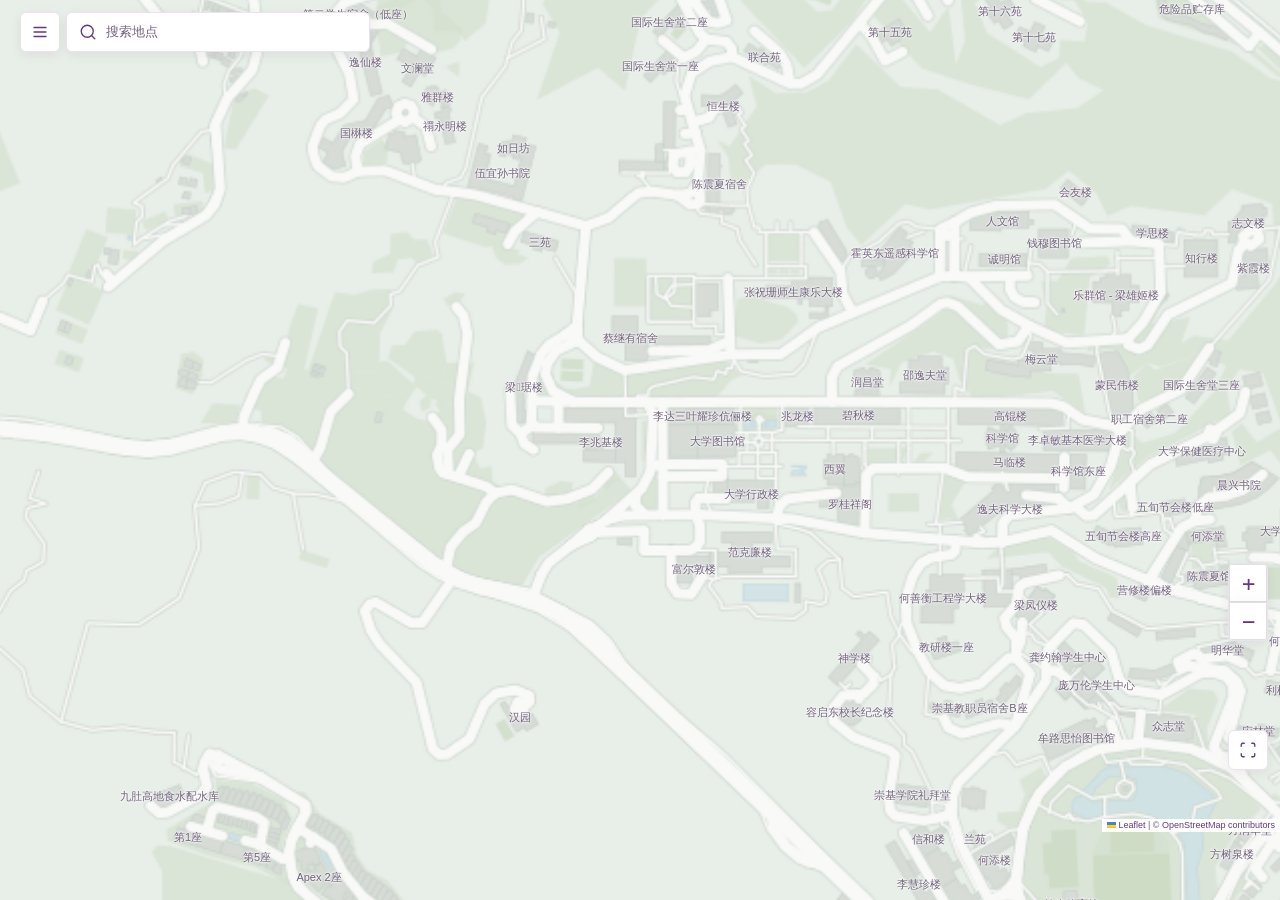
<file: index.html>
<!doctype html>
<html lang="zh-CN">
<head>
  <meta charset="utf-8">
  <meta name="google-site-verification" content="4c6yk7IgAnB-_g0_I4G_Jh8gCQUg7gtIlPhs082Ydo4">
  <meta name="msvalidate.01" content="417E4537F5B4B9FC3BFDEF3D7651EA5C">
  <meta name="viewport" content="width=device-width, initial-scale=1">
  <script src="assets/vendor/opencc-full.js?v=95b04abf136d9c28"></script>
  <script src="assets/i18n.js?v=62de4bab8bb090f6"></script>
  <script src="assets/place-names.js?v=437a23c1c039b0df"></script>
  <script src="assets/content-i18n.js?v=70854cf335fae8ee"></script>
  <script src="assets/map-i18n.js?v=170f83c6d2e83e93"></script>
  <link rel="stylesheet" href="assets/i18n.css?v=4cece3170833afe0">
  <title>CUHK 校园指南｜香港中文大学校巴、餐厅与校园地图</title>
  <meta name="description" content="独立维护的香港中文大学（CUHK）校园指南，提供中大校巴线路与预计到站时间、餐厅营业时间、设施地点搜索及校巴总线路图。非校方官方服务，运营安排以学校最新公告为准。">
  <meta name="robots" content="index, follow, max-image-preview:large">
  <meta name="theme-color" content="#613982">
  <link rel="canonical" href="https://cuhk-campus-guide.github.io/">
  <link rel="alternate" hreflang="zh-Hans" href="https://cuhk-campus-guide.github.io/">
  <link rel="alternate" hreflang="zh-Hant" href="https://cuhk-campus-guide.github.io/?lang=zh-Hant">
  <link rel="alternate" hreflang="en" href="https://cuhk-campus-guide.github.io/?lang=en">
  <link rel="icon" href="assets/favicon.svg" type="image/svg+xml">
  <meta property="og:type" content="website">
  <meta property="og:site_name" content="CUHK 校园指南">
  <meta property="og:locale" content="zh_CN">
  <meta property="og:title" content="CUHK 校园指南｜中大校巴与校园地图">
  <meta property="og:description" content="校巴线路、预计到站、餐厅营业时间与校园设施查询。独立维护，非校方官方服务。">
  <meta property="og:url" content="https://cuhk-campus-guide.github.io/">
  <meta property="og:image" content="https://cuhk-campus-guide.github.io/assets/site-preview.jpg">
  <meta property="og:image:type" content="image/jpeg">
  <meta property="og:image:width" content="1200">
  <meta property="og:image:height" content="630">
  <meta property="og:image:alt" content="CUHK 校园指南的紫金色校园地图与校巴位置示意">
  <meta name="twitter:card" content="summary_large_image">
  <meta name="twitter:title" content="CUHK 校园指南｜中大校巴与校园地图">
  <meta name="twitter:description" content="校巴线路、预计到站、餐厅营业时间与校园设施查询。非校方官方服务。">
  <meta name="twitter:image" content="https://cuhk-campus-guide.github.io/assets/site-preview.jpg">
  <meta name="twitter:image:alt" content="CUHK 校园指南的校园地图画面">
  <script type="application/ld+json">
  {
    "@context": "https://schema.org",
    "@graph": [
      {
        "@type": "WebSite",
        "@id": "https://cuhk-campus-guide.github.io/#website",
        "url": "https://cuhk-campus-guide.github.io/",
        "name": "CUHK 校园指南",
        "alternateName": ["中大校园指南", "香港中文大學校園指南", "CUHK Campus Guide"],
        "description": "独立维护的中大校巴、餐厅与校园设施地图，非校方官方服务。",
        "inLanguage": "zh-CN",
        "publisher": {
          "@type": "Organization",
          "name": "CUHK Campus Guide 独立项目",
          "url": "https://cuhk-campus-guide.github.io/",
          "sameAs": "https://github.com/cuhk-campus-guide"
        }
      },
      {
        "@type": "WebPage",
        "@id": "https://cuhk-campus-guide.github.io/#webpage",
        "url": "https://cuhk-campus-guide.github.io/",
        "name": "CUHK 校园指南｜香港中文大学校巴、餐厅与校园地图",
        "isPartOf": {"@id": "https://cuhk-campus-guide.github.io/#website"},
        "about": {"@type": "Place", "name": "香港中文大学 The Chinese University of Hong Kong"},
        "primaryImageOfPage": {"@type": "ImageObject", "url": "https://cuhk-campus-guide.github.io/assets/site-preview.jpg", "width": 1200, "height": 630}
      }
    ]
  }
  </script>
  <link rel="stylesheet" href="demos/ui-modes/assets/leaflet.css?v=a783710282418482">
  <link rel="stylesheet" href="assets/campus_guide.css?v=37fe3a820870f04d">
  <style>
    :root {
      --ink: #14211d;
      --muted: #61736d;
      --panel: rgba(255, 255, 255, 0.94);
      --line: rgba(22, 37, 32, 0.14);
      --road: #d08148;
      --main-road: #b94d3e;
      --restaurant: #b35a2a;
      --fast-food: #c58a1b;
      --coffee: #8c5a35;
      --tea: #1f9ca3;
      --park: #7aa665;
      --water: #4d9fb5;
      font-family: Inter, "Segoe UI", "Microsoft YaHei", system-ui, sans-serif;
    }

    * { box-sizing: border-box; }

    body {
      margin: 0;
      color: var(--ink);
      background: #edf1ed;
      overflow: hidden;
    }

    #map {
      position: fixed;
      inset: 0;
      background: #e8eee8;
    }

    .panel {
      display: none;
      position: fixed;
      z-index: 520;
      right: 16px;
      bottom: 16px;
      width: min(340px, calc(100vw - 32px));
      padding: 16px;
      border: 1px solid var(--line);
      border-radius: 8px;
      background: var(--panel);
      box-shadow: 0 18px 40px rgba(24, 36, 31, 0.14);
      backdrop-filter: blur(14px);
    }

    .panel strong {
      display: block;
      margin-bottom: 8px;
      font-size: 15px;
    }

    .row {
      display: grid;
      grid-template-columns: 96px 1fr;
      gap: 12px;
      margin: 4px 0;
      color: var(--muted);
      font-size: 13px;
    }

    .row span:last-child {
      color: var(--ink);
      overflow-wrap: anywhere;
    }

    .bus-route-dock {
      position: fixed;
      z-index: 900;
      left: 50%;
      right: auto;
      bottom: calc(12px + env(safe-area-inset-bottom));
      transform: translateX(-50%);
      width: min(720px, calc(100vw - 24px));
      height: 44px;
      display: flex;
      align-items: center;
      gap: 7px;
      padding: 6px 10px;
      border: 1px solid var(--line);
      border-radius: 8px;
      background: rgba(255, 255, 255, 0.92);
      box-shadow: 0 12px 28px rgba(24, 36, 31, 0.16);
      backdrop-filter: blur(12px);
      overflow-x: auto;
      overflow-y: hidden;
      scrollbar-width: none;
      -webkit-overflow-scrolling: touch;
    }

    .bus-route-dock::-webkit-scrollbar {
      display: none;
    }

    .bus-route-chip {
      flex: 0 0 auto;
      display: inline-flex;
      align-items: center;
      justify-content: center;
      gap: 5px;
      height: 30px;
      min-width: 42px;
      padding: 0 9px;
      border: 1px solid rgba(20, 33, 29, 0.16);
      border-radius: 999px;
      background: #fff;
      color: var(--route-color);
      box-shadow: 0 2px 8px rgba(24, 36, 31, 0.1);
      font: inherit;
      font-size: 12px;
      font-weight: 850;
      line-height: 1;
      cursor: pointer;
      white-space: nowrap;
    }

    .bus-route-chip.is-active {
      border-color: var(--route-color);
      background: var(--route-color);
      color: #fff;
      box-shadow: 0 4px 12px rgba(24, 36, 31, 0.18);
    }

    .bus-route-chip-mark {
      width: 14px;
      height: 0;
      border-top: 4px solid currentColor;
      border-radius: 999px;
    }

    .view-mode-dock {
      position: fixed;
      z-index: 910;
      top: calc(14px + env(safe-area-inset-top));
      left: 50%;
      display: flex;
      gap: 4px;
      width: 126px;
      height: 34px;
      padding: 3px;
      border: 1px solid var(--line);
      border-radius: 8px;
      background: rgba(255, 255, 255, 0.94);
      box-shadow: 0 12px 28px rgba(24, 36, 31, 0.14);
      backdrop-filter: blur(12px);
      transform: translateX(-50%);
    }

    .view-mode-button {
      flex: 1;
      min-width: 0;
      border: 0;
      border-radius: 6px;
      background: transparent;
      color: #5B2C84;
      font: inherit;
      font-size: 12px;
      font-weight: 850;
      cursor: pointer;
    }

    .view-mode-button.is-active {
      background: #5B2C84;
      color: #fff;
    }

    .metro-panel {
      position: fixed;
      z-index: 820;
      inset: 0;
      padding: calc(14px + env(safe-area-inset-top)) 16px calc(56px + env(safe-area-inset-bottom));
      background: #EAD8F7;
      overflow: auto;
    }

    .metro-panel[hidden] {
      display: none;
    }

    body.is-metro-mode .bus-route-dock,
    body.is-metro-mode .leaflet-control-container,
    body.is-metro-mode .route-message-panel {
      display: none !important;
    }

    .metro-list {
      display: grid;
      gap: 10px;
      width: min(720px, 100%);
      margin: 0 auto;
    }

    .metro-card {
      position: relative;
      border: 1px solid rgba(91, 44, 132, 0.12);
      border-radius: 8px;
      background: rgba(255, 255, 255, 0.96);
      box-shadow: 0 8px 20px rgba(91, 44, 132, 0.10);
      overflow: hidden;
    }

    .metro-card.is-expanded {
      border-color: rgba(91, 44, 132, 0.24);
      box-shadow: 0 12px 30px rgba(91, 44, 132, 0.16);
    }

    .metro-main {
      position: relative;
      display: grid;
      grid-template-columns: 42px 1fr auto;
      align-items: center;
      gap: 12px;
      min-height: 62px;
      padding: 10px 14px 10px 18px;
      cursor: pointer;
    }

    .metro-rail {
      position: absolute;
      top: 0;
      bottom: 0;
      left: 0;
      width: 5px;
      background: var(--route-color);
    }

    .metro-badge {
      display: grid;
      place-items: center;
      width: 38px;
      height: 38px;
      border-radius: 999px;
      background: var(--route-color);
      color: var(--route-text, #fff);
      font-size: 13px;
      font-weight: 900;
      line-height: 1;
    }

    .metro-copy {
      min-width: 0;
    }

    .metro-route {
      color: #5B2C84;
      font-size: 12px;
      font-weight: 850;
      line-height: 1.25;
      overflow: hidden;
      text-overflow: ellipsis;
      white-space: nowrap;
    }

    .metro-next {
      margin-top: 3px;
      color: #241331;
      font-size: 16px;
      font-weight: 850;
      line-height: 1.25;
      overflow: hidden;
      text-overflow: ellipsis;
      white-space: nowrap;
    }

    .metro-eta {
      color: #241331;
      font-size: 14px;
      font-weight: 900;
      line-height: 1.2;
      text-align: right;
      white-space: nowrap;
    }

    .lcd-panel {
      margin: 0 12px 12px 18px;
      padding: 12px;
      border-radius: 8px;
      background: #20142D;
      color: #F3EAF9;
    }

    .lcd-scroll {
      overflow-x: auto;
      overflow-y: hidden;
      scrollbar-width: none;
      -webkit-overflow-scrolling: touch;
    }

    .lcd-scroll::-webkit-scrollbar {
      display: none;
    }

    .lcd-track {
      display: inline-flex;
      align-items: flex-start;
      min-width: 100%;
      padding: 30px 4px 2px;
    }

    .lcd-stop {
      position: relative;
      z-index: 1;
      flex: 0 0 94px;
      min-height: 50px;
      padding-top: 22px;
      text-align: center;
    }

    .lcd-stop.has-bus {
      z-index: 5;
    }

    .lcd-segment {
      position: absolute;
      z-index: 0;
      top: 0;
      left: 50%;
      width: 100%;
      height: 6px;
      border-radius: 999px;
      background: var(--route-color);
      transform: translateY(-50%);
    }

    .lcd-segment::before,
    .lcd-segment::after {
      content: "";
      position: absolute;
      top: 0;
      bottom: 0;
      border-radius: inherit;
    }

    .lcd-stop.is-terminal .lcd-segment {
      display: none;
    }

    .lcd-segment.is-passed {
      background: rgba(255, 255, 255, 0.22);
    }

    .lcd-segment.is-next {
      background: rgba(255, 255, 255, 0.34);
    }

    .lcd-segment.is-upcoming {
      background: #E0B33C;
      box-shadow: 0 0 9px rgba(224, 179, 60, 0.42);
    }

    .lcd-segment.has-bus {
      background: rgba(255, 255, 255, 0.24);
    }

    .lcd-segment.has-bus::before {
      left: var(--bus-progress, 52%);
      right: 0;
      background: #E0B33C;
      box-shadow: 0 0 10px rgba(224, 179, 60, 0.54);
      transition: left 950ms linear;
    }

    .lcd-bus-model {
      position: absolute;
      z-index: 4;
      top: 0;
      left: var(--bus-left, 102%);
      width: 28px;
      height: 16px;
      border: 2px solid #E0B33C;
      border-radius: 5px 7px 5px 5px;
      background: #5B2C84;
      box-shadow: 0 0 14px rgba(224, 179, 60, 0.56);
      transform: translate(-50%, -50%);
      transition: left 950ms linear;
    }

    .lcd-stop.is-first .lcd-bus-model {
      left: var(--bus-left, 50%);
    }

    .lcd-bus-model::before {
      content: "";
      position: absolute;
      top: 3px;
      left: 5px;
      right: 5px;
      height: 5px;
      border-radius: 2px;
      background: rgba(255, 255, 255, 0.86);
    }

    .lcd-bus-model::after {
      content: "";
      position: absolute;
      left: 5px;
      right: 5px;
      bottom: -5px;
      height: 5px;
      background:
        radial-gradient(circle, #E0B33C 0 3px, transparent 3.2px) left center / 7px 5px no-repeat,
        radial-gradient(circle, #E0B33C 0 3px, transparent 3.2px) right center / 7px 5px no-repeat;
    }

    .lcd-dot {
      position: absolute;
      z-index: 1;
      top: 0;
      left: 50%;
      width: 16px;
      height: 16px;
      border: 3px solid var(--route-color);
      border-radius: 999px;
      background: #20142D;
      transform: translate(-50%, -50%);
    }

    .lcd-stop.is-passed .lcd-dot {
      border-color: rgba(255, 255, 255, 0.34);
      background: rgba(255, 255, 255, 0.34);
    }

    .lcd-stop.is-next .lcd-dot {
      width: 22px;
      height: 22px;
      border-color: #E0B33C;
      background: #E0B33C;
      box-shadow: 0 0 16px rgba(224, 179, 60, 0.76);
      animation: none;
    }

    .lcd-stop.is-upcoming .lcd-dot {
      border-color: #E0B33C;
      background: #E0B33C;
      box-shadow: 0 0 10px rgba(224, 179, 60, 0.45);
    }

    .lcd-name {
      color: rgba(243, 234, 249, 0.7);
      font-size: 11px;
      font-weight: 750;
      line-height: 1.2;
      white-space: normal;
    }

    .lcd-stop.is-next .lcd-name {
      color: #fff;
      font-weight: 900;
    }

    @keyframes lcdPulse {
      0%, 100% { opacity: 1; transform: translate(-50%, -50%) scale(1); }
      50% { opacity: 0.36; transform: translate(-50%, -50%) scale(1.24); }
    }

    .route-message-panel {
      position: fixed;
      z-index: 890;
      left: 16px;
      bottom: calc(72px + env(safe-area-inset-bottom));
      width: min(360px, calc(100vw - 32px));
      padding: 12px;
      border: 1px solid var(--line);
      border-radius: 8px;
      background: rgba(255, 255, 255, 0.94);
      box-shadow: 0 14px 34px rgba(24, 36, 31, 0.14);
      backdrop-filter: blur(12px);
      font-size: 12px;
    }

    .route-message-panel[hidden] {
      display: none;
    }

    .route-message-panel strong {
      display: block;
      margin-bottom: 7px;
      font-size: 13px;
    }

    .route-message-body {
      display: grid;
      gap: 7px;
    }

    .route-report-row {
      display: grid;
      gap: 2px;
      color: var(--ink);
      line-height: 1.28;
    }

    .route-report-row small {
      color: var(--muted);
      font-size: 11px;
      line-height: 1.25;
    }

    .route-report-empty {
      color: var(--muted);
    }

    .leaflet-control-layers,
    .leaflet-bar a {
      border: 1px solid var(--line) !important;
      box-shadow: 0 12px 28px rgba(24, 36, 31, 0.14) !important;
    }

    .leaflet-control-layers {
      border-radius: 8px;
      padding: 10px 12px;
      background: var(--panel);
    }

    .leaflet-control-layers label {
      margin: 6px 0;
      font-size: 13px;
    }

    .leaflet-bottom .leaflet-control {
      margin-bottom: 68px;
    }

    .poi-marker {
      display: grid;
      place-items: center;
      width: 20px;
      height: 20px;
      border: 2px solid #fff;
      background: var(--poi-color, var(--coffee));
      box-shadow: 0 2px 8px rgba(20, 33, 29, 0.25);
      color: #fff;
      font-size: 10px;
      font-weight: 850;
      line-height: 1;
      text-shadow: 0 1px 2px rgba(20, 33, 29, 0.32);
    }

    .poi-marker-glyph {
      position: relative;
      z-index: 1;
    }

    .poi-circle {
      border-radius: 999px;
    }

    .poi-diamond {
      transform: rotate(45deg);
      border-radius: 2px;
    }

    .poi-diamond .poi-marker-glyph {
      transform: rotate(-45deg);
    }

    .poi-square {
      border-radius: 3px;
    }

    .poi-triangle {
      border: 0;
      clip-path: polygon(50% 0, 100% 100%, 0 100%);
    }

    .poi-triangle .poi-marker-glyph {
      transform: translateY(2px);
    }

    .poi-plus {
      position: relative;
      border-radius: 3px;
    }

    .poi-plus .poi-marker-glyph {
      color: var(--poi-color, var(--coffee));
      text-shadow: none;
    }

    .poi-plus::before,
    .poi-plus::after {
      content: "";
      position: absolute;
      background: #fff;
      inset: 5px 2px;
    }

    .poi-plus::after {
      inset: 2px 5px;
    }

    .poi-glyph {
      width: 24px;
      height: 24px;
      border: 0;
      background: transparent;
      box-shadow: none;
      color: #fff;
      font-size: 18px;
      font-weight: 950;
      text-shadow:
        -1.2px -1.2px 0 #FFB000,
        1.2px -1.2px 0 #FFB000,
        -1.2px 1.2px 0 #FFB000,
        1.2px 1.2px 0 #FFB000,
        0 2px 5px rgba(155, 92, 0, 0.36);
    }

    .poi-cross {
      border: 0;
      clip-path: polygon(35% 0, 65% 0, 65% 35%, 100% 35%, 100% 65%, 65% 65%, 65% 100%, 35% 100%, 35% 65%, 0 65%, 0 35%, 35% 35%);
    }

    .poi-house {
      border-radius: 1px;
      clip-path: polygon(50% 0, 100% 40%, 86% 100%, 14% 100%, 0 40%);
    }

    .poi-hex {
      border-radius: 0;
      clip-path: polygon(25% 0, 75% 0, 100% 50%, 75% 100%, 25% 100%, 0 50%);
    }

    .poi-layer-swatch {
      flex: 0 0 auto;
      display: grid;
      place-items: center;
      width: 14px;
      height: 14px;
      margin-top: 2px;
      border: 2px solid #fff;
      background: currentColor;
      box-shadow: 0 1px 4px rgba(20, 33, 29, 0.2);
      color: #fff;
      font-size: 8px;
      font-weight: 850;
      line-height: 1;
    }

    .poi-layer-swatch.circle {
      border-radius: 999px;
    }

    .poi-layer-swatch.diamond {
      transform: rotate(45deg);
      border-radius: 2px;
    }

    .poi-layer-swatch.diamond span {
      transform: rotate(-45deg);
    }

    .poi-layer-swatch.square {
      border-radius: 3px;
    }

    .poi-layer-swatch.triangle {
      border: 0;
      clip-path: polygon(50% 0, 100% 100%, 0 100%);
    }

    .poi-layer-swatch.triangle span {
      transform: translateY(1px);
    }

    .poi-layer-swatch.glyph {
      border: 0;
      background: transparent;
      box-shadow: none;
      color: #fff !important;
      font-size: 12px;
      font-weight: 950;
      text-shadow:
        -1px -1px 0 #FFB000,
        1px -1px 0 #FFB000,
        -1px 1px 0 #FFB000,
        1px 1px 0 #FFB000,
        0 1px 3px rgba(155, 92, 0, 0.34);
    }

    .poi-layer-swatch.cross {
      border: 0;
      clip-path: polygon(35% 0, 65% 0, 65% 35%, 100% 35%, 100% 65%, 65% 65%, 65% 100%, 35% 100%, 35% 65%, 0 65%, 0 35%, 35% 35%);
    }

    .poi-layer-swatch.house {
      border-radius: 1px;
      clip-path: polygon(50% 0, 100% 40%, 86% 100%, 14% 100%, 0 40%);
    }

    .poi-layer-swatch.hex {
      border-radius: 0;
      clip-path: polygon(25% 0, 75% 0, 100% 50%, 75% 100%, 25% 100%, 0 50%);
    }

    .poi-layer-swatch-group {
      display: inline-flex;
      align-items: center;
      gap: 2px;
      margin-top: 2px;
    }

    .poi-layer-swatch-group .poi-layer-swatch {
      width: 13px;
      height: 13px;
      margin-top: 0;
      font-size: 7px;
    }

    .bus-stop-marker {
      display: grid;
      place-items: center;
      width: 22px;
      height: 22px;
      border: 2px solid #fff;
      border-radius: 6px;
      background: #26332f;
      color: #fff;
      box-shadow: 0 2px 8px rgba(20, 33, 29, 0.24);
      font-size: 11px;
      font-weight: 850;
      line-height: 1;
    }

    .bus-stop-direction-marker {
      display: grid;
      place-items: center;
      min-width: 18px;
      height: 16px;
      padding: 0 4px;
      border: 1px solid rgba(38, 51, 47, 0.24);
      border-left: 3px solid var(--route-color);
      border-radius: 5px;
      background: #fff;
      color: var(--route-color);
      box-shadow: 0 2px 7px rgba(20, 33, 29, 0.2);
      font-size: 10px;
      font-weight: 850;
      line-height: 1;
      white-space: nowrap;
    }

    .bus-route-label {
      display: inline-flex;
      align-items: center;
      justify-content: center;
      min-width: 24px;
      height: 20px;
      padding: 0 6px;
      border: 2px solid #fff;
      border-radius: 999px;
      background: var(--route-color);
      color: #fff;
      box-shadow: 0 2px 8px rgba(20, 33, 29, 0.22);
      font-size: 11px;
      font-weight: 800;
      line-height: 1;
      white-space: nowrap;
    }

    .bus-vehicle-marker {
      position: relative;
      display: grid;
      place-items: center;
      box-sizing: border-box;
      width: 38px;
      height: 22px;
      padding: 0 10px 0 6px;
      border: 2px solid #fff;
      border-radius: 5px;
      background: var(--route-color);
      color: #fff;
      box-shadow: 0 3px 10px rgba(20, 33, 29, 0.28);
      font-size: 9px;
      font-weight: 850;
      line-height: 1;
      clip-path: polygon(0 0, calc(100% - 8px) 0, 100% 50%, calc(100% - 8px) 100%, 0 100%);
      transform-origin: center;
      transform: rotate(var(--vehicle-bearing));
    }

    .bus-vehicle-label {
      display: grid;
      place-items: center;
      min-width: 18px;
      height: 14px;
      padding: 0 3px;
      border-radius: 4px;
      background: #fff;
      color: var(--route-color);
      font-size: 9px;
      font-weight: 850;
      line-height: 1;
      transform: rotate(var(--label-bearing));
      transform-origin: center;
    }

    .passenger-report-marker {
      display: grid;
      place-items: center;
      width: 28px;
      height: 28px;
      border: 2px solid #fff;
      border-radius: 999px;
      background: #146aa0;
      box-shadow: 0 4px 14px rgba(20, 33, 29, 0.32);
      color: #fff;
      font-size: 11px;
      font-weight: 900;
      line-height: 1;
    }

    .gps-collector {
      position: fixed;
      z-index: 910;
      top: calc(14px + env(safe-area-inset-top));
      left: 58px;
      width: min(316px, calc(100vw - 116px));
      padding: 10px;
      border: 1px solid var(--line);
      border-radius: 8px;
      background: rgba(255, 255, 255, 0.94);
      box-shadow: 0 12px 28px rgba(24, 36, 31, 0.15);
      backdrop-filter: blur(12px);
    }

    .gps-collector[hidden] {
      display: none !important;
    }

    .gps-collector.is-recording {
      border-color: rgba(25, 112, 78, 0.34);
      box-shadow: 0 14px 34px rgba(25, 112, 78, 0.18);
    }

    .gps-head {
      display: flex;
      align-items: center;
      justify-content: space-between;
      gap: 10px;
      margin-bottom: 8px;
      font-size: 12px;
    }

    .gps-head strong {
      font-size: 13px;
    }

    .gps-status {
      color: var(--muted);
      font-size: 12px;
      white-space: nowrap;
    }

    .gps-fields {
      display: grid;
      grid-template-columns: 1fr 1fr;
      gap: 6px;
      margin-bottom: 8px;
    }

    .gps-fields label {
      display: grid;
      gap: 3px;
      min-width: 0;
      color: var(--muted);
      font-size: 10px;
      font-weight: 750;
      line-height: 1.1;
    }

    .gps-fields label.wide {
      grid-column: 1 / -1;
    }

    .gps-fields select,
    .gps-fields input {
      width: 100%;
      min-width: 0;
      height: 30px;
      border: 1px solid rgba(20, 33, 29, 0.16);
      border-radius: 7px;
      background: #fff;
      color: var(--ink);
      font: inherit;
      font-size: 12px;
      font-weight: 700;
      outline: none;
    }

    .gps-fields select {
      padding: 0 6px;
    }

    .gps-fields input {
      padding: 0 8px;
    }

    .gps-actions {
      display: flex;
      gap: 6px;
    }

    .gps-event-actions {
      margin-top: 6px;
    }

    .gps-actions button {
      flex: 1 1 0;
      min-width: 0;
      height: 30px;
      border: 1px solid rgba(20, 33, 29, 0.16);
      border-radius: 7px;
      background: #fff;
      color: var(--ink);
      font: inherit;
      font-size: 12px;
      font-weight: 800;
      cursor: pointer;
    }

    .gps-actions button.primary {
      border-color: #19704e;
      background: #19704e;
      color: #fff;
    }

    .gps-actions button:disabled {
      cursor: not-allowed;
      opacity: 0.45;
    }

    .boarding-confirm {
      display: grid;
      gap: 7px;
      margin-top: 8px;
      padding: 8px;
      border: 1px solid rgba(20, 33, 29, 0.14);
      border-radius: 8px;
      background: rgba(246, 248, 244, 0.96);
    }

    .boarding-confirm[hidden] {
      display: none;
    }

    .boarding-confirm-text {
      color: var(--ink);
      font-size: 12px;
      font-weight: 850;
      line-height: 1.35;
    }

    .boarding-candidates {
      display: grid;
      gap: 6px;
    }

    .boarding-candidate {
      display: grid;
      gap: 2px;
      width: 100%;
      min-height: 44px;
      padding: 7px 8px;
      border: 1px solid rgba(20, 33, 29, 0.15);
      border-radius: 7px;
      background: #fff;
      color: var(--ink);
      font: inherit;
      text-align: left;
      cursor: pointer;
    }

    .boarding-candidate strong {
      display: flex;
      align-items: center;
      gap: 6px;
      min-width: 0;
      font-size: 12px;
      line-height: 1.25;
    }

    .boarding-candidate i {
      display: inline-block;
      flex: 0 0 auto;
      width: 10px;
      height: 10px;
      border-radius: 999px;
    }

    .boarding-candidate small {
      color: var(--muted);
      font-size: 11px;
      font-weight: 700;
      line-height: 1.25;
    }

    .gps-stats {
      display: grid;
      grid-template-columns: repeat(4, minmax(0, 1fr));
      gap: 6px;
      margin-top: 8px;
      color: var(--muted);
      font-size: 11px;
      line-height: 1.25;
    }

    .gps-stats span {
      display: block;
      min-width: 0;
      overflow: hidden;
      text-overflow: ellipsis;
      white-space: nowrap;
    }

    .gps-live-marker,
    .gps-sample-marker {
      display: block;
      border: 2px solid #fff;
      border-radius: 999px;
      box-shadow: 0 2px 9px rgba(20, 33, 29, 0.28);
    }

    .gps-live-marker {
      position: relative;
      width: 18px;
      height: 18px;
      background: #19704e;
    }

    .gps-live-marker::after {
      content: "";
      position: absolute;
      inset: -7px;
      border: 2px solid rgba(25, 112, 78, 0.28);
      border-radius: 999px;
    }

    .gps-sample-marker {
      width: 9px;
      height: 9px;
      background: #19704e;
      opacity: 0.78;
    }

    .gps-event-marker {
      display: grid;
      place-items: center;
      width: 22px;
      height: 22px;
      border: 2px solid #fff;
      border-radius: 999px;
      background: #19704e;
      box-shadow: 0 3px 10px rgba(20, 33, 29, 0.3);
      color: #fff;
      font-size: 11px;
      font-weight: 900;
      line-height: 1;
    }

    .gps-event-depart {
      background: #b45f18;
    }

    .gps-event-alight {
      background: #b45f18;
    }

    .route-key {
      display: inline-flex;
      align-items: flex-start;
      gap: 6px;
      max-width: 250px;
    }

    .route-swatch {
      flex: 0 0 auto;
      width: 18px;
      height: 0;
      margin-top: 6px;
      border-top: 4px solid currentColor;
      border-radius: 999px;
    }

    .route-key-text {
      display: grid;
      gap: 2px;
      min-width: 0;
      line-height: 1.22;
    }

    .route-key small {
      color: var(--muted);
      font-size: 11px;
      white-space: normal;
      overflow-wrap: anywhere;
    }

    .loading {
      position: fixed;
      z-index: 930;
      left: 16px;
      bottom: calc(72px + env(safe-area-inset-bottom));
      max-width: min(420px, calc(100vw - 32px));
      padding: 12px 14px;
      border: 1px solid var(--line);
      border-radius: 8px;
      background: var(--panel);
      color: var(--muted);
      font-size: 13px;
      box-shadow: 0 18px 40px rgba(24, 36, 31, 0.14);
    }

    .loading.error {
      color: #9b2f26;
    }

    @media (max-width: 720px) {
      .view-mode-dock {
        top: calc(8px + env(safe-area-inset-top));
        width: 116px;
        height: 32px;
      }

      .view-mode-button {
        font-size: 11px;
      }

      .metro-panel {
        padding: calc(10px + env(safe-area-inset-top)) 10px calc(54px + env(safe-area-inset-bottom));
      }

      .metro-list {
        gap: 8px;
      }

      .metro-main {
        grid-template-columns: 38px 1fr auto;
        min-height: 58px;
        gap: 10px;
        padding: 9px 12px 9px 16px;
      }

      .metro-badge {
        width: 34px;
        height: 34px;
        font-size: 12px;
      }

      .metro-next {
        font-size: 15px;
      }

      .metro-eta {
        font-size: 13px;
      }

      .lcd-stop {
        flex-basis: 78px;
      }

      .bus-route-dock {
        bottom: calc(10px + env(safe-area-inset-bottom));
        width: min(520px, calc(100vw - 16px));
        height: 40px;
        gap: 6px;
        padding: 6px 8px;
      }

      .bus-route-chip {
        height: 28px;
        min-width: 38px;
        padding: 0 8px;
        font-size: 11px;
      }

      .bus-route-chip-mark {
        width: 12px;
        border-top-width: 3px;
      }

      .route-message-panel {
        left: 8px;
        bottom: calc(58px + env(safe-area-inset-bottom));
        width: min(312px, calc(100vw - 16px));
        padding: 10px;
      }

      .leaflet-left .leaflet-control {
        margin-left: 8px;
        margin-top: 8px;
      }

      .leaflet-right .leaflet-control {
        margin-right: 8px;
        margin-top: 8px;
      }

      .leaflet-bar a {
        width: 30px;
        height: 30px;
        line-height: 30px;
        font-size: 16px;
      }

      .gps-collector {
        top: calc(8px + env(safe-area-inset-top));
        left: 48px;
        width: min(304px, calc(100vw - 104px));
        padding: 8px;
      }

      .gps-head {
        margin-bottom: 6px;
      }

      .gps-actions button {
        height: 28px;
        font-size: 11px;
      }

      .gps-stats {
        gap: 4px;
        grid-template-columns: repeat(2, minmax(0, 1fr));
        font-size: 10px;
      }

      .gps-fields select,
      .gps-fields input {
        height: 28px;
        font-size: 11px;
      }

      .leaflet-control-layers:not(.leaflet-control-layers-expanded) {
        width: 32px;
        height: 32px;
        overflow: hidden;
        padding: 0;
      }

      .leaflet-control-layers-toggle {
        width: 30px !important;
        height: 30px !important;
        background-size: 16px 16px;
      }

      .leaflet-control-layers {
        width: min(236px, calc(100vw - 64px));
        max-height: min(46vh, 360px);
        overflow: auto;
        padding: 7px 8px;
        border-radius: 7px;
      }

      .leaflet-control-layers label {
        margin: 3px 0;
        font-size: 12px;
      }

      .leaflet-bottom .leaflet-control {
        margin-bottom: 62px;
      }

      .route-key {
        max-width: 198px;
        gap: 5px;
      }

      .route-swatch {
        width: 14px;
        margin-top: 5px;
        border-top-width: 3px;
      }

      .route-key-text {
        line-height: 1.16;
      }

      .route-key small {
        font-size: 10px;
      }

      .poi-layer-swatch-group {
        gap: 1px;
      }

      .poi-layer-swatch-group .poi-layer-swatch {
        width: 11px;
        height: 11px;
        font-size: 6px;
      }

      .panel {
        left: 12px;
        right: 12px;
        bottom: 12px;
        width: auto;
      }

      .loading {
        left: 10px;
        right: 10px;
        bottom: calc(66px + env(safe-area-inset-bottom));
        max-width: none;
      }
    }
    .activity-building-marker { color: #E7AF12; font-size: 26px; line-height: 28px; text-align: center; text-shadow: 0 1px 2px #5B2C84; }
    .campus-event { margin: 8px 0; border-top: 1px solid #e6ddee; padding-top: 6px; }
  </style>
</head>
<body>
  <noscript><main style="padding:24px;background:white;color:#613982;position:relative;z-index:2000"><h1>CUHK 校园指南</h1><p>香港中文大学校巴、餐厅营业时间及校园设施地图。地图与地点搜索需要启用 JavaScript。</p><p>本项目独立维护，非校方官方服务。校巴安排请以<a href="https://transport.cuhk.edu.hk/">中大交通处</a>公告为准。</p><p><a href="shuttle-bus/">校巴时间表</a> · <a href="demos/shuttle-atlas/">校巴线路图</a> · <a href="https://www.fno.cuhk.edu.hk/staff/on-campus-catering-outlets/">校方餐饮资料</a></p></main></noscript>
  <span id="count" hidden>正在加载 OSM 数据</span>
  <nav id="viewModeDock" class="view-mode-dock" aria-label="视图切换">
    <button class="view-mode-button is-active" type="button" data-mode="map">地图</button>
    <button class="view-mode-button" type="button" data-mode="metro">线路图</button>
    <a class="view-mode-button" href="shuttle-bus/">校巴时间表</a>
  </nav>
  <nav id="busRouteDock" class="bus-route-dock" hidden aria-label="预计到下一站"></nav>
  <section id="routeMessagePanel" class="route-message-panel" aria-label="线路消息" hidden>
    <strong id="routeMessageTitle">线路消息</strong>
    <div id="routeMessageBody" class="route-message-body"></div>
  </section>
  <section id="metroPanel" class="metro-panel" aria-label="车辆到站" hidden>
    <header class="metro-heading"><div><h1>车辆到站</h1><p>时刻表估算 · 预计到下一站</p></div><button id="metroMapButton" aria-label="返回地图" title="返回地图"><i data-lucide="map"></i></button></header>
    <div id="metroList" class="metro-list"></div>
  </section>
  <main id="map" aria-label="香港中文大学地图"></main>
  <section class="panel" aria-hidden="true">
    <strong>香港中文大学</strong>
    <div id="stats">
      <div class="row"><span>状态</span><span>正在读取 OpenStreetMap / Overpass</span></div>
    </div>
  </section>
  <div id="loading" class="loading" hidden></div>

  <script src="demos/ui-modes/assets/leaflet.js?v=db49d009c841f5ca"></script>
  <script src="data/campus_updates.js?v=216e146471fa2f64"></script>
  <script src="data/cuhk_bus_routes.js?v=3a29ca0e8602027c"></script>
  <script src="data/eta_prediction.js?v=10e9b503549e6dae"></script>
  <script src="data/eta_model.js?v=65bd79d3cf15dd3e"></script>
  <script src="data/transport_route_schemes.js?v=1cae822168fa0e6a"></script>
  <script src="data/cuhk_dining_pois.js?v=dd6792739d278efa"></script>
  <script src="demos/ui-modes/assets/lucide.js?v=3411692820cb8d47"></script>
  <script src="assets/campus_coordinates.js?v=ead9f61d55e65384"></script>
  <script src="data/campus_guide.js?v=f0caa163d0075509"></script>
  <script src="assets/campus_guide_core.js?v=cbf0c6a6261a8c7e"></script>
  <script src="assets/campus_walkways.js?v=d353767870abbf56"></script>
  <script src="assets/mtr_arrivals.js?v=3beab2c08ec0ea3a"></script>
  <script src="assets/mtr_station.js?v=f4ecfe657445e6cd"></script>
  <script src="assets/public_bus_arrivals.js?v=257b710c2de4297c"></script>
  <script src="assets/campus_guide_ui.js?v=18fcbc8a7b123f0a"></script>
  <script>
    const mapText = (text) => CUHK_MAP_I18N.text(text);
    const mapName = (entity) => CUHK_I18N.name(entity);
    const mapHtml = (html) => CUHK_MAP_I18N.html(html);
    ["viewModeDock", "busRouteDock", "routeMessagePanel", "metroPanel", "map"].forEach((id) => {
      CUHK_I18N.translateDOM(document.getElementById(id));
    });
    const OVERPASS_ENDPOINT = "https://overpass-api.de/api/interpreter";
    const CUHK_CENTER = [22.4194, 114.2072];
    const CUHK_QUERY_BBOX = "22.4095,114.1965,22.4308,114.2168";
    const ENABLE_WEB_GPS_COLLECTION = false;
    const ENABLE_WEB_PASSENGER_REPORTS = false;
    const TRANSPORT_ROUTE_SCHEME = CUHK_TRANSPORT_ROUTE_SCHEMES.normalizeSchemeId(
      new URLSearchParams(window.location.search).get("routeScheme")
    );
    CUHK_TRANSPORT_ROUTE_SCHEMES.applyTransportRouteScheme(CUHK_BUS_DATA, TRANSPORT_ROUTE_SCHEME);
    CUHK_CAMPUS_UPDATES.applyTemporaryStops(CUHK_BUS_DATA);
    CUHK_ETA_PREDICTION.setModel(CUHK_ETA_MODEL);
    const CUHK_BOUNDARY = {"type":"FeatureCollection","name":"cuhk_boundary","features":[{"type":"Feature","properties":{"place_id":236906226,"osm_type":"relation","osm_id":7802779,"place_rank":30,"category":"amenity","type":"university","importance":0.5740136743893479,"addresstype":"amenity","name":"香港中文大學 The Chinese University of Hong Kong","display_name":"香港中文大學 The Chinese University of Hong Kong, 吐露港公路 Tolo Highway, 馬料水 Ma Liu Shui, 沙田區 Sha Tin District, 新界 New Territories, 香港 Hong Kong, 中国"},"bbox":[114.1989273,22.4118499,114.2149419,22.4282506],"geometry":{"type":"MultiPolygon","coordinates":[[[[114.1989273,22.420666],[114.199642,22.4202753],[114.2003731,22.4210724],[114.200704,22.4213777],[114.2016581,22.421772],[114.2017691,22.4218953],[114.202132,22.4218327],[114.2020194,22.4214373],[114.2022907,22.4213608],[114.2024353,22.4211954],[114.2028857,22.4211027],[114.2030896,22.4209926],[114.2027308,22.4203735],[114.2025878,22.4199701],[114.2025616,22.4196744],[114.2025614,22.4194885],[114.2028758,22.419171],[114.2033442,22.4191782],[114.2035379,22.4191645],[114.203815,22.4192253],[114.2038358,22.4192013],[114.2039026,22.4191243],[114.204022,22.4189944],[114.2030241,22.4183383],[114.2029125,22.4181271],[114.2028578,22.4180644],[114.2031123,22.4179704],[114.2035722,22.4177426],[114.2037795,22.4175748],[114.2039816,22.4173202],[114.2040202,22.4172716],[114.2047148,22.4166341],[114.2048715,22.4165201],[114.2051874,22.4162672],[114.2054268,22.4160438],[114.2055478,22.4159171],[114.2057114,22.4157485],[114.2059287,22.4155328],[114.206107,22.4153766],[114.2062371,22.4152674],[114.2063634,22.4151473],[114.206568,22.4149601],[114.2068506,22.4146876],[114.2070579,22.4145137],[114.2072241,22.4143476],[114.2074406,22.4141262],[114.2076861,22.4138795],[114.2084632,22.4132185],[114.2086775,22.4130374],[114.208906,22.4128415],[114.2095795,22.4123476],[114.2097652,22.4121691],[114.2099493,22.4124928],[114.2099144,22.4126937],[114.2098384,22.4126866],[114.2098179,22.4128325],[114.2098962,22.4128422],[114.2098679,22.4129759],[114.2098547,22.4129989],[114.2098646,22.4132064],[114.2098734,22.4133903],[114.2098606,22.4135546],[114.2098955,22.4137195],[114.2099123,22.4138522],[114.2100678,22.4137871],[114.2101986,22.4141621],[114.2103287,22.4146109],[114.2104863,22.4148372],[114.2105359,22.4147963],[114.2106871,22.4149788],[114.2108185,22.4151149],[114.2113571,22.4155953],[114.2122307,22.4164381],[114.2122255,22.4167528],[114.2126234,22.4174038],[114.2127054,22.4174334],[114.2127475,22.4174486],[114.2127949,22.4175188],[114.2132041,22.4184984],[114.2132385,22.4190656],[114.2131892,22.4200923],[114.212968,22.4209469],[114.2127529,22.4215266],[114.2124381,22.4221395],[114.2120463,22.4226383],[114.2113757,22.4233631],[114.2105776,22.4239816],[114.2104964,22.4240379],[114.2087445,22.4251871],[114.2038324,22.4282506],[114.2037284,22.4281515],[114.2036024,22.4282438],[114.2035863,22.4282237],[114.203577,22.4282036],[114.2036453,22.4281735],[114.2036701,22.4281425],[114.203696,22.4279013],[114.2035505,22.4278856],[114.2035547,22.427849],[114.2026977,22.4277688],[114.2027152,22.4277359],[114.2029432,22.4273076],[114.2031404,22.4272489],[114.2033823,22.4271769],[114.2034411,22.4271954],[114.2035278,22.4270207],[114.2037792,22.4270308],[114.2038149,22.4269849],[114.2038693,22.4267979],[114.2039523,22.4265689],[114.2042499,22.4262814],[114.2044401,22.4261493],[114.204409,22.4261477],[114.2045198,22.4258309],[114.2043101,22.4258122],[114.2040033,22.4256639],[114.2034647,22.4252791],[114.2031165,22.4252415],[114.2026514,22.4251978],[114.2023626,22.425113],[114.2021775,22.4250114],[114.2019519,22.424994],[114.2016656,22.4246873],[114.2014771,22.4244397],[114.2012529,22.4242165],[114.2006354,22.4240586],[114.2004817,22.4235921],[114.2004821,22.4231141],[114.2001972,22.4226039],[114.2004372,22.4219078],[114.1996488,22.4211863],[114.1992714,22.421305],[114.1989273,22.420666]],[[114.2020675,22.4245777],[114.2022078,22.42481],[114.2023204,22.4248943],[114.2025189,22.4249836],[114.2028569,22.4250431],[114.2034845,22.4250977],[114.2036884,22.425172],[114.2041175,22.4254348],[114.2043804,22.4256332],[114.2045574,22.4257125],[114.2046969,22.4257274],[114.2050992,22.4256927],[114.2060254,22.4255591],[114.2055552,22.4251274],[114.2053774,22.4251676],[114.2051993,22.4255935],[114.2046851,22.4256786],[114.2040636,22.4249538],[114.2040143,22.4246722],[114.2036213,22.4246811],[114.2035784,22.4242819],[114.2039003,22.4242671],[114.2038531,22.423918],[114.2037385,22.4237267],[114.204021,22.4226083],[114.2037248,22.4226088],[114.203565,22.422291],[114.2033343,22.4223951],[114.2035462,22.4229274],[114.2031466,22.4233075],[114.202888,22.4233125],[114.202653,22.4229059],[114.2024706,22.4228166],[114.2023365,22.4228364],[114.2022775,22.4229158],[114.2022829,22.4230447],[114.2025774,22.4235505],[114.2022775,22.4242894],[114.2020675,22.4245777]]],[[[114.2070686,22.4135541],[114.2077814,22.4129011],[114.2081037,22.4132018],[114.2073909,22.4138548],[114.2070686,22.4135541]]],[[[114.2103572,22.412468],[114.2105974,22.4118499],[114.2109654,22.4119805],[114.2109291,22.4120684],[114.2108792,22.4121967],[114.2110026,22.4123483],[114.2107787,22.412398],[114.2103743,22.412495],[114.2103572,22.412468]]],[[[114.2118414,22.4157722],[114.2119414,22.4157373],[114.2120241,22.4153581],[114.2120728,22.4152266],[114.2121621,22.4151385],[114.2122364,22.4151274],[114.2123445,22.4151534],[114.2124215,22.4151993],[114.2124617,22.415234],[114.2125717,22.4152018],[114.2128587,22.416511],[114.2128828,22.4167068],[114.2128622,22.4167453],[114.2123124,22.4162047],[114.2118414,22.4157722]]],[[[114.2127834,22.4227863],[114.2130099,22.422444],[114.213088,22.4223233],[114.2131492,22.4222155],[114.2132468,22.4220306],[114.2133264,22.4218693],[114.2134297,22.4216446],[114.2134962,22.421478],[114.21357,22.4212684],[114.213678,22.4209182],[114.2137237,22.4207237],[114.213732,22.4206806],[114.2137496,22.4205891],[114.2138216,22.4202428],[114.2138352,22.4201669],[114.2138497,22.4200642],[114.213858,22.4200169],[114.2139544,22.4200283],[114.2139966,22.4200209],[114.2140294,22.4199942],[114.2140478,22.420002],[114.214061,22.4199687],[114.2140639,22.4199436],[114.2140433,22.4198304],[114.2139896,22.419488],[114.2139588,22.4194908],[114.2139548,22.419461],[114.2140207,22.4194544],[114.2140688,22.4194496],[114.2140826,22.4194482],[114.2141311,22.4197498],[114.2141581,22.4199175],[114.2141794,22.420096],[114.2141851,22.4201279],[114.2141914,22.4201636],[114.2141874,22.4201803],[114.2141622,22.4204234],[114.2141468,22.4205721],[114.214145,22.4205932],[114.2141225,22.420852],[114.2141203,22.4208798],[114.2140999,22.4211338],[114.2140453,22.4216868],[114.2140074,22.4221413],[114.2140056,22.4221632],[114.2139914,22.422334],[114.2139727,22.4224813],[114.2139398,22.4227398],[114.2138978,22.4229516],[114.2138385,22.4231797],[114.2138321,22.4232017],[114.213611,22.4231432],[114.2134892,22.4231054],[114.2133992,22.4230564],[114.2132758,22.4229836],[114.213101,22.4228696],[114.2130617,22.4228505],[114.21302,22.4228406],[114.2128562,22.4228366],[114.2128211,22.4228348],[114.2127952,22.4228187],[114.2127834,22.4227863]]],[[[114.214245,22.4223809],[114.214336,22.4214361],[114.2145286,22.4215989],[114.214831,22.4220652],[114.2149419,22.4223377],[114.2148963,22.4223897],[114.2147094,22.4224562],[114.214245,22.4223809]]]]}}]};
    const OVERPASS_QUERY = `
      [out:json][timeout:180];
      (
        node["amenity"~"restaurant|fast_food|food_court|canteen|cafe",i](${CUHK_QUERY_BBOX});
        way["amenity"~"restaurant|fast_food|food_court|canteen|cafe",i](${CUHK_QUERY_BBOX});
        relation["amenity"~"restaurant|fast_food|food_court|canteen|cafe",i](${CUHK_QUERY_BBOX});
        node["shop"~"coffee|tea|beverages|bakery|convenience",i](${CUHK_QUERY_BBOX});
        way["shop"~"coffee|tea|beverages|bakery|convenience",i](${CUHK_QUERY_BBOX});
        relation["shop"~"coffee|tea|beverages|bakery|convenience",i](${CUHK_QUERY_BBOX});
        node["cuisine"~"coffee|bubble_tea|tea",i](${CUHK_QUERY_BBOX});
        way["cuisine"~"coffee|bubble_tea|tea",i](${CUHK_QUERY_BBOX});
        relation["cuisine"~"coffee|bubble_tea|tea",i](${CUHK_QUERY_BBOX});
        node["amenity"~"hospital|clinic|doctors|pharmacy|ferry_terminal",i](${CUHK_QUERY_BBOX});
        way["amenity"~"hospital|clinic|doctors|pharmacy|ferry_terminal",i](${CUHK_QUERY_BBOX});
        relation["amenity"~"hospital|clinic|doctors|pharmacy|ferry_terminal",i](${CUHK_QUERY_BBOX});
        node["healthcare"~"hospital|clinic|doctor|doctors|pharmacy",i](${CUHK_QUERY_BBOX});
        way["healthcare"~"hospital|clinic|doctor|doctors|pharmacy",i](${CUHK_QUERY_BBOX});
        relation["healthcare"~"hospital|clinic|doctor|doctors|pharmacy",i](${CUHK_QUERY_BBOX});
        node["tourism"~"hotel|guest_house|hostel",i](${CUHK_QUERY_BBOX});
        way["tourism"~"hotel|guest_house|hostel",i](${CUHK_QUERY_BBOX});
        relation["tourism"~"hotel|guest_house|hostel",i](${CUHK_QUERY_BBOX});
        node["man_made"="pier"](${CUHK_QUERY_BBOX});
        way["man_made"="pier"](${CUHK_QUERY_BBOX});
        relation["man_made"="pier"](${CUHK_QUERY_BBOX});
        node["station"="ferry"](${CUHK_QUERY_BBOX});
        way["station"="ferry"](${CUHK_QUERY_BBOX});
        relation["station"="ferry"](${CUHK_QUERY_BBOX});
        node["building"="hospital"](${CUHK_QUERY_BBOX});
        way["building"="hospital"](${CUHK_QUERY_BBOX});
        relation["building"="hospital"](${CUHK_QUERY_BBOX});
      );
      out center body;
      >;
      out skel qt;
    `;

    const map = L.map("map", {
      zoomControl: false,
      preferCanvas: true
    }).setView(CUHK_CENTER, 16);

    L.control.zoom({ position: "bottomright" }).addTo(map);
    map.setMinZoom(14);
    map.setMaxZoom(20);
    map.attributionControl.addAttribution('© <a href="https://www.openstreetmap.org/copyright">OpenStreetMap contributors</a>');

    const activityLayer = L.layerGroup().addTo(map);
    function renderCampusEvents() {
      activityLayer.clearLayers();
      CUHK_CAMPUS_UPDATES.venues.forEach((venue) => {
        const events = CUHK_CAMPUS_UPDATES.eventsForBuilding(venue.code);
        if (!events.length) return;
        const html = mapHtml(`<strong>${escapeHtml(mapName(venue))} · ${escapeHtml(mapText("近期活动"))}</strong>` + events.map((event) => `
          <div class="campus-event"><strong>${escapeHtml(event.title)}</strong>
          <div>${escapeHtml(event.dateText)}</div><div>${escapeHtml(event.venueDetail)}</div>
          ${event.access ? `<div>${escapeHtml(event.access)}</div>` : ""}
          <a href="${escapeHtml(event.sourceUrl)}" target="_blank" rel="noopener noreferrer">官方详情</a></div>
        `).join("") + `<div>${escapeHtml(mapText("核对日期："))}${CUHK_CAMPUS_UPDATES.checkedAt}${escapeHtml(mapText("；入场安排以主办方为准。"))}</div>`);
        L.marker([venue.webCoord[1], venue.webCoord[0]], {
          title: mapName(venue), alt: mapName(venue),
          icon: L.divIcon({ className: "activity-building-marker", html: "★", iconSize: [28, 28], iconAnchor: [14, 14] }),
        }).bindTooltip(`${mapName(venue)} · ${mapText("活动")}`).bindPopup(html, { maxWidth: 330, maxHeight: 380 }).addTo(activityLayer);
      });
    }
    renderCampusEvents();
    window.setInterval(renderCampusEvents, 60000);

    const POI_CATEGORIES = [
      { id: "restaurant", label: "餐厅/饭堂", color: "#FFB000", marker: "glyph", glyph: "食" },
      { id: "fast_food", label: "快餐/小食", color: "#c58a1b", marker: "triangle", glyph: "快" },
      { id: "coffee", label: "咖啡", color: "#8c5a35", marker: "circle", glyph: "咖" },
      { id: "milk_tea", label: "奶茶茶饮", color: "#2c9aa0", marker: "diamond", glyph: "茶" },
      { id: "other_drink", label: "其他饮品", color: "#5f7582", marker: "plus", glyph: "+" },
      { id: "medical", label: "医疗", color: "#d64b4b", marker: "cross", glyph: "医" },
      { id: "accommodation", label: "住宿", color: "#5b6fc5", marker: "house", glyph: "宿" },
      { id: "ferry", label: "码头", color: "#2b8fb8", marker: "hex", glyph: "渡" },
    ];
    const POI_CATEGORY_BY_ID = Object.fromEntries(POI_CATEGORIES.map((category) => [category.id, category]));
    const POI_LAYER_GROUPS = [
      { id: "dining", label: "餐厅", categoryIds: ["restaurant", "fast_food", "coffee", "milk_tea", "other_drink"] },
      {
        id: "common",
        label: "常用信息",
        categoryIds: ["medical", "accommodation", "ferry"],
      },
    ];
    const POI_LAYER_GROUP_BY_CATEGORY = Object.fromEntries(
      POI_LAYER_GROUPS.flatMap((group) => group.categoryIds.map((id) => [id, group]))
    );
    const poiLayerGroups = Object.fromEntries(POI_LAYER_GROUPS.map((group) => [group.id, L.layerGroup()]));
    const poiLayers = Object.fromEntries(POI_LAYER_GROUPS.map((group) => [
      poiLayerGroupKeyHtml(group),
      poiLayerGroups[group.id],
    ]));
    const busRouteDock = document.getElementById("busRouteDock");
    const viewModeDock = document.getElementById("viewModeDock");
    const metroPanel = document.getElementById("metroPanel");
    const metroList = document.getElementById("metroList");
    const gpsCollector = document.getElementById("gpsCollector");
    const gpsToggle = document.getElementById("gpsToggle");
    const gpsExport = document.getElementById("gpsExport");
    const gpsClear = document.getElementById("gpsClear");
    const gpsRoute = document.getElementById("gpsRoute");
    const gpsDirection = document.getElementById("gpsDirection");
    const gpsNote = document.getElementById("gpsNote");
    const gpsBoard = document.getElementById("gpsBoard");
    const gpsAlight = document.getElementById("gpsAlight");
    const gpsStatus = document.getElementById("gpsStatus");
    const gpsPointCount = document.getElementById("gpsPointCount");
    const gpsEventCount = document.getElementById("gpsEventCount");
    const gpsAccuracy = document.getElementById("gpsAccuracy");
    const gpsUpdated = document.getElementById("gpsUpdated");
    const boardingConfirm = document.getElementById("boardingConfirm");
    const boardingConfirmText = document.getElementById("boardingConfirmText");
    const boardingCandidates = document.getElementById("boardingCandidates");
    const routeMessagePanel = document.getElementById("routeMessagePanel");
    const routeMessageTitle = document.getElementById("routeMessageTitle");
    const routeMessageBody = document.getElementById("routeMessageBody");
    const busStopsLayer = L.layerGroup().addTo(map);
    const busVehiclesLayer = L.layerGroup().addTo(map);
    const vehicleMarkers = new Map();
    let selectedMapVehicleId = "";
    const gpsLayer = L.layerGroup();
    const passengerReportLayer = L.layerGroup();
    const routeLayerGroups = {};
    const busStopPopupRefs = [];
    const GPS_STORAGE_KEY = "cuhk-gps-samples-v1";
    const GPS_EVENTS_STORAGE_KEY = "cuhk-gps-events-v1";
    const PASSENGER_REPORTS_STORAGE_KEY = "cuhk-passenger-board-reports-v1";
    const PASSENGER_REPORT_TTL_MINUTES = 30;
    let allBusStopEntriesCache = null;
    let allBusStopEntriesCacheKey = "";
    let displayedTransportStopKey = "";
    let gpsPoints = ENABLE_WEB_GPS_COLLECTION ? loadStoredGpsPoints() : [];
    let gpsEvents = ENABLE_WEB_GPS_COLLECTION ? loadStoredGpsEvents() : [];
    let passengerReports = ENABLE_WEB_PASSENGER_REPORTS ? loadStoredPassengerReports() : [];
    let gpsCurrentPoint = null;
    let gpsWatchId = null;
    let gpsLiveMarker = null;
    let gpsAccuracyCircle = null;
    let gpsTrackLine = null;
    let gpsCentered = false;
    let awaitingBoardingGps = false;
    let pendingBoardingReport = null;
    let selectedMetroItemId = "";
    let metroMotionTimer = null;
    let latestStats = null;
    let guideAllStops = false;

    CUHK_BUS_DATA.routes.forEach((route) => {
      route.color = CUHK_CAMPUS_GUIDE.presentation.routeColors[route.id] || route.color;
      const layer = L.layerGroup();
      addBusRoute(route, layer);
      routeLayerGroups[route.id] = layer;
    });
    renderBusRouteDock();
    busRouteDock.addEventListener("click", handleBusRouteDockClick);
    viewModeDock.addEventListener("click", handleViewModeClick);
    metroList.addEventListener("click", handleMetroListClick);
    metroList.addEventListener("keydown", event => {
      if ((event.key === "Enter" || event.key === " ") && event.target.matches(".metro-main")) {
        event.preventDefault(); handleMetroListClick(event);
      }
    });
    document.getElementById("metroMapButton").addEventListener("click", () => setViewMode("map"));
    lucide.createIcons({ root: document.querySelector(".metro-heading") });
    map.on("click", () => { selectedMapVehicleId = ""; setOnlyBusRoute(""); });
    updateBusStops();

    // Layer switches live in the responsive campus menu, rather than covering search.
    if (ENABLE_WEB_GPS_COLLECTION) {
      gpsCollector.hidden = false;
      gpsCollector.setAttribute("aria-hidden", "false");
      renderGpsRouteOptions();
      renderGpsLayer();
      updateGpsUi();
      gpsToggle.addEventListener("click", toggleGpsCollection);
      gpsExport.addEventListener("click", exportGpsGeoJson);
      gpsClear.addEventListener("click", clearGpsSamples);
      gpsRoute.addEventListener("change", handleGpsRouteChange);
      gpsBoard.addEventListener("click", recordPassengerBoardingReport);
      boardingCandidates.addEventListener("click", handleBoardingCandidateClick);
      gpsAlight.addEventListener("click", () => recordGpsEvent("alight"));
    }
    if (ENABLE_WEB_PASSENGER_REPORTS) {
      renderPassengerReports();
      updateRouteMessagePanel();
    }

    function routeLatLngs(route) {
      const coords = CUHK_BUS_UTILS.routeCoordinates(route);
      return coords.map((coord) => [coord[1], coord[0]]);
    }

    function routeStopNames(route) {
      return route.stops
        .map((id) => CUHK_BUS_DATA.stops[id])
        .filter((stop) => stop && stop.kind !== "waypoint")
        .map((stop) => mapName(stop));
    }

    function busVehicleLabel(route) {
      const routeId = String(route.id || "");
      if (routeId === "2S") return "2S";
      return String(route.vehicleMarkerRouteId || routeId).replace(/^MINI-/, "M-");
    }

    function handleViewModeClick(event) {
      const button = event.target.closest("button[data-mode]");
      if (!button) return;
      setViewMode(button.dataset.mode === "metro" ? "metro" : "map");
    }

    function setViewMode(mode) {
      const metroMode = mode === "metro";
      document.body.classList.toggle("is-metro-mode", metroMode);
      metroPanel.hidden = !metroMode;
      map.getContainer().inert = metroMode;
      map.getContainer().setAttribute("aria-hidden", String(metroMode));
      viewModeDock.querySelectorAll("button[data-mode]").forEach((button) => {
        const active = button.dataset.mode === (metroMode ? "metro" : "map");
        button.classList.toggle("is-active", active);
        button.setAttribute("aria-pressed", active ? "true" : "false");
      });
      if (metroMode) {
        renderMetroPanel();
        startMetroMotionTimer();
      } else {
        stopMetroMotionTimer();
      }
    }

    function handleMetroListClick(event) {
      const main = event.target.closest(".metro-main");
      if (!main) return;
      selectedMetroItemId = selectedMetroItemId === main.dataset.id ? "" : main.dataset.id;
      renderMetroPanel();
    }

    function renderMetroPanel(options = {}) {
      const items = buildMetroItems();
      metroList.innerHTML = items.length
        ? items.map(metroItemHtml).join("")
        : `<div class="metro-empty">${escapeHtml(mapText("暂无运行中的校巴"))}</div>`;
      if (options.center !== false) requestAnimationFrame(centerSelectedLcdStop);
    }

    function startMetroMotionTimer() {
      stopMetroMotionTimer();
      metroMotionTimer = window.setInterval(updateExpandedLcdMotion, 1000);
    }

    function stopMetroMotionTimer() {
      if (!metroMotionTimer) return;
      window.clearInterval(metroMotionTimer);
      metroMotionTimer = null;
    }

    function updateExpandedLcdMotion() {
      if (metroPanel.hidden || !selectedMetroItemId) return;
      const item = buildMetroItems().find((candidate) => candidate.id === selectedMetroItemId);
      if (!item || !item.lcdStops.length) return;
      const nextBusIndex = item.lcdStops.findIndex((stop) => stop.busHere);
      const card = [...metroList.querySelectorAll(".metro-card")]
        .find((element) => element.querySelector(".metro-main")?.dataset.id === selectedMetroItemId);
      const currentBusStop = card && card.querySelector(".lcd-stop.has-bus");
      if (!card || !currentBusStop || Number(currentBusStop.dataset.index) !== nextBusIndex) {
        renderMetroPanel({ center: false });
        return;
      }
      const nextStop = item.lcdStops[nextBusIndex];
      currentBusStop.style.setProperty("--bus-progress", nextStop.busProgress || "0%");
      currentBusStop.style.setProperty("--bus-left", nextStop.busLeft || "50%");
    }

    function centerSelectedLcdStop() {
      if (!selectedMetroItemId) return;
      const main = [...metroList.querySelectorAll(".metro-main")]
        .find((element) => element.dataset.id === selectedMetroItemId);
      const scroller = main && main.closest(".metro-card")?.querySelector(".lcd-scroll");
      if (!scroller) return;
      const busStop = scroller.querySelector(".lcd-stop.has-bus");
      if (busStop) {
        const busLeft = parseFloat(getComputedStyle(busStop).getPropertyValue("--bus-left")) || 50;
        const busCenter = busStop.offsetLeft + busStop.clientWidth * busLeft / 100;
        scroller.scrollTo({ left: clampLcdScrollLeft(scroller, busCenter - scroller.clientWidth / 2), behavior: "smooth" });
        return;
      }
      const nextStop = scroller.querySelector(".lcd-stop.is-next");
      if (!nextStop) return;
      const anchorStop = previousLcdStop(nextStop) || nextStop;
      const targetLeft = anchorStop.offsetLeft - (scroller.clientWidth - anchorStop.clientWidth) / 2;
      scroller.scrollTo({ left: clampLcdScrollLeft(scroller, targetLeft), behavior: "smooth" });
    }

    function clampLcdScrollLeft(scroller, value) {
      const maxLeft = Math.max(0, scroller.scrollWidth - scroller.clientWidth);
      return Math.max(0, Math.min(maxLeft, value));
    }

    function previousLcdStop(stopElement) {
      let previous = stopElement.previousElementSibling;
      while (previous && !previous.classList.contains("lcd-stop")) {
        previous = previous.previousElementSibling;
      }
      return previous || null;
    }

    function buildMetroItems(at = new Date()) {
      return CUHK_BUS_DATA.routes
        .flatMap((route) => CUHK_BUS_UTILS.activeVehicles(route, at))
        .map(metroItemFromVehicle)
        .filter(Boolean)
        .sort(compareMetroItem)
        .slice(0, 32);
    }

    function metroItemFromVehicle(vehicle) {
      const nextStopInfo = nextStopForVehicle(vehicle);
      const nextStop = nextStopInfo && nextStopInfo.stop;
      const nextStopIndex = nextStopInfo && Number.isInteger(nextStopInfo.stopIndex) ? nextStopInfo.stopIndex : -1;
      const originDeparture = isOriginDepartureVehicle(vehicle);
      const originStopInfo = firstRouteStop(vehicle.route);
      const originStop = originStopInfo && originStopInfo.stop;
      const lcdStopIndex = originDeparture && originStopInfo ? originStopInfo.stopIndex : nextStopIndex;
      const id = `schedule-${vehicle.id}`;
      return {
        id,
        route: vehicle.route,
        label: busVehicleLabel(vehicle.route),
        routeName: `${vehicle.route.id} · ${mapName(vehicle.route)}`,
        nextStopName: originDeparture && originStop ? `${mapText("始发站")} · ${mapName(originStop)}` : (nextStop ? mapName(nextStop) : mapText("接近终点")),
        etaText: busVehicleEtaText(vehicle),
        etaMinutes: Number.isFinite(busVehicleNextStopEtaMinutes(vehicle)) ? busVehicleNextStopEtaMinutes(vehicle) : 9999,
        color: vehicle.route.color,
        textColor: readableRouteTextColor(vehicle.route.color),
        routeOrder: CUHK_BUS_DATA.routes.findIndex((route) => route.id === vehicle.route.id),
        expanded: selectedMetroItemId === id,
        lcdStops: selectedMetroItemId === id ? buildLcdStops(vehicle.route, lcdStopIndex, vehicle.progress) : [],
      };
    }

    function compareMetroItem(a, b) {
      if (a.routeOrder !== b.routeOrder) return a.routeOrder - b.routeOrder;
      if (a.etaMinutes !== b.etaMinutes) return a.etaMinutes - b.etaMinutes;
      return a.id.localeCompare(b.id, "zh-Hant");
    }

    function metroItemHtml(item) {
      return `
        <article class="metro-card${item.expanded ? " is-expanded" : ""}" style="--route-color:${escapeHtml(item.color)}; --route-text:${escapeHtml(item.textColor)}">
          <div class="metro-main" data-id="${escapeHtml(item.id)}" role="button" tabindex="0" aria-expanded="${item.expanded}">
            <div class="metro-rail"></div>
            <div class="metro-badge">${escapeHtml(item.label)}</div>
            <div class="metro-copy">
              <div class="metro-route">${escapeHtml(item.routeName)}</div>
              <div class="metro-next">${escapeHtml(item.nextStopName)}</div>
            </div>
            <div class="metro-eta">${escapeHtml(item.etaText)}</div>
          </div>
          ${item.expanded ? lcdPanelHtml(item) : ""}
        </article>
      `;
    }

    function lcdPanelHtml(item) {
      return `
        <div class="lcd-panel">
          <div class="lcd-scroll">
            <div class="lcd-track">
              ${item.lcdStops.map((stop) => `
                <div class="lcd-stop is-${escapeHtml(stop.state)}${stop.terminal ? " is-terminal" : ""}${stop.first ? " is-first" : ""}${stop.busHere ? " has-bus" : ""}" data-index="${stop.index}" style="--bus-progress:${escapeHtml(stop.busProgress || "0%")}; --bus-left:${escapeHtml(stop.busLeft || "50%")}">
                  <span class="lcd-segment is-${escapeHtml(stop.segmentState)}${stop.busHere ? " has-bus" : ""}"></span>
                  <span class="lcd-dot"></span>
                  ${stop.busHere ? `<span class="lcd-bus-model" aria-hidden="true"><span class="lcd-bus-number">${escapeHtml(item.label)}</span></span>` : ""}
                  <span class="lcd-name">${escapeHtml(stop.shortName)}</span>
                </div>
              `).join("")}
            </div>
          </div>
        </div>
      `;
    }

    function buildLcdStops(route, nextStopIndex, vehicleProgress = NaN) {
      const stops = (route.stops || [])
        .map((stopId, stopIndex) => {
          const stop = CUHK_BUS_DATA.stops[stopId];
          if (!stop || stop.kind === "waypoint") return null;
          const state = nextStopIndex < 0
            ? "passed"
            : (stopIndex < nextStopIndex ? "passed" : (stopIndex === nextStopIndex ? "next" : "upcoming"));
          return {
            state,
            routeStopIndex: stopIndex,
            shortName: CUHK_I18N.language() === "en" ? mapName(stop) : mapText(shortLcdStopName(stop.name)),
          };
        })
        .filter(Boolean);
      const nextVisibleIndex = stops.findIndex((stop) => stop.state === "next");
      const busVisibleIndex = nextVisibleIndex > 0 ? nextVisibleIndex - 1 : nextVisibleIndex;
      const busProgress = lcdBusSegmentProgress(route, stops, nextVisibleIndex, vehicleProgress);
      const busLeft = `${Math.max(0, Math.min(150, 50 + busProgress.value))}%`;
      return stops.map((stop, index) => ({
        ...stop,
        index,
        segmentState: lcdSegmentState(index, nextVisibleIndex),
        busHere: index === busVisibleIndex,
        busProgress: index === busVisibleIndex ? busProgress.label : "",
        busLeft: index === busVisibleIndex ? busLeft : "",
        first: index === 0,
        terminal: index === stops.length - 1,
      }));
    }

    function lcdBusSegmentProgress(route, stops, nextVisibleIndex, vehicleProgress) {
      if (nextVisibleIndex < 0) return { value: 100, label: "100%" };
      if (nextVisibleIndex === 0) return { value: 0, label: "0%" };
      const previousStop = stops[nextVisibleIndex - 1];
      const nextStop = stops[nextVisibleIndex];
      const previousProgress = CUHK_BUS_UTILS.routeStopProgress(route, previousStop.routeStopIndex);
      const nextProgress = CUHK_BUS_UTILS.routeStopProgress(route, nextStop.routeStopIndex);
      if (!Number.isFinite(previousProgress) || !Number.isFinite(nextProgress) || !Number.isFinite(vehicleProgress) || nextProgress <= previousProgress) {
        return { value: 52, label: "52%" };
      }
      const value = Math.max(0, Math.min(100, ((vehicleProgress - previousProgress) / (nextProgress - previousProgress)) * 100));
      return { value, label: `${value.toFixed(2)}%` };
    }

    function lcdSegmentState(stopIndex, nextVisibleIndex) {
      if (nextVisibleIndex < 0) return "passed";
      const busSegmentIndex = nextVisibleIndex > 0 ? nextVisibleIndex - 1 : nextVisibleIndex;
      if (stopIndex < busSegmentIndex) return "passed";
      if (stopIndex === busSegmentIndex) return "next";
      return "upcoming";
    }

    function shortLcdStopName(name) {
      return String(name || "")
        .replace(/\s*\/\s*.*/, "")
        .replace("康本国际学术园", "康本园")
        .replace("何善衡工程学大楼", "工程楼");
    }

    function nextStopForVehicle(vehicle) {
      if (!vehicle || !vehicle.route || !Array.isArray(vehicle.route.stops)) return null;
      return vehicle.route.stops
        .map((stopId, stopIndex) => ({
          stop: CUHK_BUS_DATA.stops[stopId],
          stopIndex,
        }))
        .find((item) => item.stop && item.stop.kind !== "waypoint" && CUHK_BUS_UTILS.routeStopProgress(vehicle.route, item.stopIndex) > vehicle.progress + 0.005) || null;
    }

    function firstRouteStop(route) {
      if (!route || !Array.isArray(route.stops)) return null;
      const stopIndex = route.stops.findIndex((stopId) => {
        const stop = CUHK_BUS_DATA.stops[stopId];
        return stop && stop.kind !== "waypoint";
      });
      return stopIndex >= 0
        ? { stop: CUHK_BUS_DATA.stops[route.stops[stopIndex]], stopIndex }
        : null;
    }

    function busVehicleNextStopEtaMinutes(vehicle) {
      const nextStopInfo = nextStopForVehicle(vehicle);
      if (!nextStopInfo || !Number.isInteger(nextStopInfo.stopIndex)) return NaN;
      const tripMinutes = vehicle.tripMinutes || vehicle.route.schedule && vehicle.route.schedule.estimatedTripMinutes || 15;
      const nextOffset = CUHK_BUS_UTILS.routeStopOffsetMinutes(vehicle.route, nextStopInfo.stopIndex, tripMinutes, vehicle.predictionAt || new Date());
      return Math.max(0, nextOffset - vehicle.elapsedMinutes);
    }

    function isOriginDepartureVehicle(vehicle) {
      if (!vehicle || !vehicle.route) return false;
      const elapsed = Number(vehicle.elapsedMinutes);
      const progress = Number(vehicle.progress);
      return Number.isFinite(elapsed) && elapsed >= 0 && elapsed < 0.75 && (!Number.isFinite(progress) || progress <= 0.03);
    }

    function busVehicleEtaText(vehicle) {
      if (isOriginDepartureVehicle(vehicle)) return mapText("即将出发");
      const eta = busVehicleNextStopEtaMinutes(vehicle);
      return mapText(Number.isFinite(eta) ? CUHK_BUS_UTILS.arrivalEtaText({ status: "scheduled", etaMinutes: eta, stopIndex: -1 }) : "暂无 ETA");
    }

    function readableRouteTextColor(color) {
      const match = String(color || "").match(/^#?([0-9a-f]{6})$/i);
      if (!match) return "#fff";
      const hex = match[1];
      const r = parseInt(hex.slice(0, 2), 16) / 255;
      const g = parseInt(hex.slice(2, 4), 16) / 255;
      const b = parseInt(hex.slice(4, 6), 16) / 255;
      const luminance = 0.2126 * r + 0.7152 * g + 0.0722 * b;
      return luminance > 0.62 ? "#241331" : "#fff";
    }

    function renderBusRouteDock() {
      busRouteDock.hidden = true;
    }

    function handleBusRouteDockClick(event) {
      const button = event.target.closest(".arrival-item");
      if (!button) return;
      const marker = vehicleMarkers.get(button.dataset.vehicleId);
      if (!marker) { updateBusVehicles(); return; }
      selectedMapVehicleId = button.dataset.vehicleId;
      setOnlyBusRoute(button.dataset.routeId, { forceVisible:true });
      if (!map.hasLayer(busVehiclesLayer)) map.addLayer(busVehiclesLayer);
      map.panTo(marker.getLatLng());
      marker.openPopup();
    }

    function syncBusRouteDock() {
      busRouteDock.querySelectorAll(".arrival-item").forEach((button) => {
        const active = button.dataset.vehicleId === selectedMapVehicleId;
        button.setAttribute("aria-pressed", active ? "true" : "false");
      });
    }

    function setRouteVisible(route, visible) {
      const layer = routeLayerGroups[route.id];
      if (!layer) return;
      if (visible && !map.hasLayer(layer)) map.addLayer(layer);
      if (!visible && map.hasLayer(layer)) map.removeLayer(layer);
    }

    function setOnlyBusRoute(routeId, options = {}) {
      const target = CUHK_BUS_DATA.routes.find((route) => route.id === routeId);
      const shouldShowTarget = Boolean(target && (options.forceVisible || !map.hasLayer(routeLayerGroups[target.id])));
      CUHK_BUS_DATA.routes.forEach((route) => {
        setRouteVisible(route, shouldShowTarget && route.id === routeId);
      });
      if (ENABLE_WEB_GPS_COLLECTION && shouldShowTarget && target) syncGpsRouteSelection(target);
      updateBusStops();
      if (ENABLE_WEB_PASSENGER_REPORTS) {
        renderPassengerReports();
        updateRouteMessagePanel();
      }
      syncBusRouteDock();
    }

    function poiLayerGroupKeyHtml(group) {
      const symbols = group.categoryIds
        .map((id) => POI_CATEGORY_BY_ID[id])
        .filter(Boolean)
        .map((category) => `
          <span class="poi-layer-swatch ${category.marker}" style="color:${category.color}">
            <span>${escapeHtml(category.glyph)}</span>
          </span>
        `)
        .join("");
      return `
        <span class="route-key">
          <span class="poi-layer-swatch-group">${symbols}</span>
          <span class="route-key-text"><span>${escapeHtml(group.label)}</span></span>
        </span>
      `;
    }

    function poiLayerGroupForCategory(category) {
      return POI_LAYER_GROUP_BY_CATEGORY[category.id] || { id: category.id, label: category.label, categoryIds: [category.id] };
    }

    function poiLayerGroupCount(group, stats) {
      return group.categoryIds.reduce((sum, id) => sum + (stats.poiCategories[id] || 0), 0);
    }

    function visibleBusRoutes() {
      return CUHK_BUS_DATA.routes.filter((route) => map.hasLayer(routeLayerGroups[route.id]));
    }

    function buildBusStopEntries(routes = CUHK_BUS_DATA.routes) {
      const entries = new Map();
      routes.forEach((route) => {
        route.stops.forEach((id, stopIndex) => {
          const stop = CUHK_BUS_DATA.stops[id];
          if (!stop || stop.kind === "waypoint") return;
          if (!entries.has(id)) {
            entries.set(id, {
              id,
              stop,
              coord: stop.coord,
              occurrences: [],
            });
          }
          entries.get(id).occurrences.push({
            route,
            stopIndex,
            direction: CUHK_BUS_UTILS.routeStopDirectionLabel(route, stopIndex),
          });
        });
      });
      return [...entries.values()].sort((a, b) => a.stop.name.localeCompare(b.stop.name, "zh-Hant"));
    }

    function allBusStopEntries() {
      const key = CUHK_BUS_DATA.routes.map((route) => `${route.id}:${route.stops.join("|")}`).join(";");
      if (!allBusStopEntriesCache || allBusStopEntriesCacheKey !== key) {
        allBusStopEntriesCache = buildBusStopEntries(CUHK_BUS_DATA.routes);
        allBusStopEntriesCacheKey = key;
      }
      return allBusStopEntriesCache;
    }

    function allBusStopEntryById(id) {
      return allBusStopEntries().find((entry) => entry.id === id) || null;
    }

    function fullBusStopEntry(entry) {
      return allBusStopEntryById(entry.id) || entry;
    }

    function updateBusStops() {
      busStopsLayer.clearLayers();
      busStopPopupRefs.length = 0;
      addBusStops(guideAllStops ? CUHK_BUS_DATA.routes : visibleBusRoutes());
    }

    function addBusStops(routes = CUHK_BUS_DATA.routes) {
      buildBusStopEntries(routes).forEach((entry) => {
        busStopDisplayMarkers(entry).forEach((display) => {
          const marker = L.marker([display.coord[1], display.coord[0]], {
            title: mapName(entry.stop),
            alt: mapName(entry.stop),
            icon: L.divIcon({
              className: "",
              html: `<div class="bus-stop-marker"><span>${escapeHtml(mapText("站"))}</span></div>`,
              iconSize: [22, 22],
              iconAnchor: [11, 11],
            }),
            zIndexOffset: 640,
          }).addTo(busStopsLayer);
          marker.bindPopup(() => busStopPopupHtml(entry));
          marker.on("popupopen", () => marker.setPopupContent(busStopPopupHtml(entry)));
          busStopPopupRefs.push({ marker, entry });

          const directionGlyph = CUHK_BUS_UTILS.stopDirectionGlyph(display.occurrences);
          if (directionGlyph) {
            L.marker([display.coord[1], display.coord[0]], {
              interactive: false,
              icon: L.divIcon({
                className: "",
                html: `<div class="bus-stop-direction-marker" style="--route-color:${stopDirectionColor(display)}">${escapeHtml(mapText(directionGlyph))}</div>`,
                iconSize: [22, 16],
                iconAnchor: [-8, 14],
              }),
              zIndexOffset: 620,
            }).addTo(busStopsLayer);
          }
        });
      });
    }

    function busStopDisplayMarkers(entry) {
      return [{ entry, occurrences: entry.occurrences, direction: "", coord: entry.coord }];
    }

    function stopDirectionColor(display) {
      const directionalItems = display.occurrences.filter((item) => item.direction === "上行" || item.direction === "下行");
      const directions = new Set(directionalItems.map((item) => item.direction));
      return directions.size === 1 && directionalItems[0] ? directionalItems[0].route.color : "#26332f";
    }

    function busStopPopupHtml(entry) {
      const popupEntry = fullBusStopEntry(entry);
      const routeMap = new Map();
      popupEntry.occurrences.forEach((item) => {
        if (!routeMap.has(item.route.id)) {
          routeMap.set(item.route.id, {
            route: item.route,
            directions: new Set(),
          });
        }
        if (item.direction) routeMap.get(item.route.id).directions.add(item.direction);
      });
      const stopDirection = CUHK_BUS_UTILS.stopDirectionSummary(popupEntry.occurrences);
      const stopDirectionLine = stopDirection === "按线路方向"
        ? ""
        : `<div>${escapeHtml(mapText("站点方向："))}${escapeHtml(mapText(stopDirection))}</div>`;
      const scheduledArrivals = CUHK_BUS_UTILS.nextStopArrivals(popupEntry.occurrences)
        .filter((arrival) => arrival.status === "scheduled");
      const routeRows = scheduledArrivals
        .map((arrival) => {
          const route = arrival.route;
          const directions = routeMap.get(route.id)?.directions || new Set();
          const directionText = arrival.direction
            ? ` · ${mapText(arrival.direction)}`
            : (directions.size ? ` · ${[...directions].map(mapText).join(" / ")}` : "");
          const vehicles = CUHK_BUS_UTILS.activeVehicles(route).length;
          const vehicleText = vehicles ? ` · ${mapText(`当前估算 ${vehicles.toLocaleString("zh-CN")} 辆`)}` : "";
          const arrivalText = mapText(CUHK_BUS_UTILS.stopArrivalSummary(arrival));
          const confidence = CUHK_BUS_UTILS.routeStopEtaConfidence(route, arrival.stopIndex);
          return `
            <div><strong>${escapeHtml(mapText("校巴"))} ${escapeHtml(route.id)}</strong> ${escapeHtml(mapName(route))}${escapeHtml(directionText)}${escapeHtml(vehicleText)}</div>
            <div>${escapeHtml(arrivalText)} · ${escapeHtml(mapText(confidence.shortLabel))}</div>
            <div>${escapeHtml(mapText(route.service))} · ${escapeHtml(mapText(CUHK_BUS_UTILS.scheduleSummary(route)))}</div>
          `;
        })
        .join("");
      const emptyLine = scheduledArrivals.length ? "" : "<div>当前没有预计会经过本站的班次</div>";
      const periodHint = CUHK_BUS_UTILS.servicePeriodHint();
      const periodLine = periodHint ? `<div>${escapeHtml(mapText("提示："))}${escapeHtml(mapText(periodHint))}</div>` : "";
      return mapHtml(`
        <strong>${escapeHtml(mapName(popupEntry.stop))}</strong>
        <div>校巴站点</div>
        ${stopDirectionLine}
        ${periodLine}
        ${CUHK_CAMPUS_UPDATES.noticesForStop(popupEntry.id).map((notice) => `<div class="campus-event">${escapeHtml(notice.text)}${notice.coordinateStatus === "existing_school_bus_stop" ? "" : "<br>临时站精确坐标待确认，请按现场站牌候车。"}<br><a href="${escapeHtml(notice.sourceUrl)}" target="_blank" rel="noopener noreferrer">交通处原公告</a></div>`).join("")}
        ${CUHK_CAMPUS_UPDATES.serviceAlerts.filter((alert) => popupEntry.occurrences.some((item) => CUHK_CAMPUS_UPDATES.suspensionForRoute(item.route.id)?.id === alert.id)).map((alert) => `<div class="campus-event">${escapeHtml(alert.text)}</div>`).join("")}
        <div>${escapeHtml(mapText(`预计经过：${scheduledArrivals.length.toLocaleString("zh-CN")} 条线路`))}</div>
        ${emptyLine}
        ${routeRows}
      `);
    }

    function renderGpsRouteOptions() {
      gpsRoute.innerHTML = [
        "<option value=\"\">未选择</option>",
        ...CUHK_BUS_DATA.routes.map((route) => `
          <option value="${escapeHtml(route.id)}">${escapeHtml(busVehicleLabel(route))} · ${escapeHtml(route.name)}</option>
        `)
      ].join("");
    }

    function handleGpsRouteChange() {
      const route = gpsSelectedRoute();
      const direction = route ? CUHK_BUS_UTILS.routeDirectionLabel(route) : "";
      gpsDirection.value = direction || "";
      updateGpsUi();
    }

    function gpsSelectedRoute() {
      return CUHK_BUS_DATA.routes.find((route) => route.id === gpsRoute.value) || null;
    }

    function syncGpsRouteSelection(route) {
      if (!ENABLE_WEB_GPS_COLLECTION) return;
      if (!route) return;
      if (gpsRoute.value !== route.id) gpsRoute.value = route.id;
      handleGpsRouteChange();
    }

    function gpsCollectionContext() {
      const route = gpsSelectedRoute() || visibleRouteForMessages();
      return {
        routeId: route ? route.id : null,
        routeName: route ? route.name : null,
        routeService: route ? route.service : null,
        direction: gpsDirection.value || (route ? CUHK_BUS_UTILS.routeDirectionLabel(route) || null : null),
        note: gpsNote.value.trim() || null
      };
    }

    function routeStopOptions(route) {
      return (route.stops || [])
        .map((stopId, stopIndex) => {
          const stop = CUHK_BUS_DATA.stops[stopId];
          if (!stop || stop.kind === "waypoint") return null;
          const direction = CUHK_BUS_UTILS.routeStopDirectionLabel(route, stopIndex);
          return {
            value: `${stopId}:${stopIndex}`,
            stop,
            stopId,
            stopIndex,
            label: direction ? `${stop.name} · ${direction}` : stop.name
          };
        })
        .filter(Boolean);
    }

    function recordPassengerBoardingReport() {
      if (!gpsCurrentPoint) {
        awaitingBoardingGps = true;
        if (gpsWatchId === null && !startGpsCollection()) {
          awaitingBoardingGps = false;
          return;
        }
        updateGpsUi("等待定位");
        return;
      }
      awaitingBoardingGps = false;
      const nearest = nearestBusStop(gpsCurrentPoint);
      if (!nearest) {
        updateGpsUi("未找到附近站点");
        return;
      }
      recordGpsEvent("board", { point: gpsCurrentPoint, nearest, silent: true });
      const candidates = likelyBoardingCandidates(nearest);
      if (!candidates.length) {
        pendingBoardingReport = {
          stopEntry: nearest,
          point: gpsCurrentPoint,
          candidates: []
        };
        renderBoardingConfirmation();
        updateGpsUi("已记录上车；暂无可上报班次");
        return;
      }
      pendingBoardingReport = {
        stopEntry: nearest,
        point: gpsCurrentPoint,
        candidates
      };
      renderBoardingConfirmation();
      updateGpsUi("确认上车线路");
    }

    function likelyBoardingCandidates(stopEntry) {
      const fullEntry = fullBusStopEntry(stopEntry);
      return CUHK_BUS_UTILS.nextStopArrivals(fullEntry.occurrences)
        .filter((arrival) => arrival.status === "scheduled")
        .slice(0, 6)
        .map((arrival) => ({
          route: arrival.route,
          stopIndex: arrival.stopIndex,
          direction: arrival.direction || CUHK_BUS_UTILS.routeStopDirectionLabel(arrival.route, arrival.stopIndex),
          arrival
        }));
    }

    function renderBoardingConfirmation() {
      if (!pendingBoardingReport) {
        boardingConfirm.hidden = true;
        boardingConfirmText.textContent = "";
        boardingCandidates.innerHTML = "";
        return;
      }
      const { stopEntry, candidates } = pendingBoardingReport;
      const distanceText = Number.isFinite(stopEntry.distanceMeters)
        ? ` · ${Math.round(stopEntry.distanceMeters).toLocaleString("zh-CN")}m`
        : "";
      boardingConfirm.hidden = false;
      boardingConfirmText.textContent = `最近站：${stopEntry.stop.name}${distanceText}`;
      boardingCandidates.innerHTML = candidates.length
        ? candidates.map((candidate, index) => {
          const route = candidate.route;
          return `
            <button class="boarding-candidate" type="button" data-index="${index}">
              <strong><i style="background:${escapeHtml(route.color)}"></i>校巴 ${escapeHtml(route.id)} · ${escapeHtml(route.name)}</strong>
              <small>${escapeHtml(CUHK_BUS_UTILS.stopArrivalSummary(candidate.arrival))}</small>
            </button>
          `;
        }).join("")
        : "<small>这个站点当前没有正在预计经过的班次。</small>";
    }

    function handleBoardingCandidateClick(event) {
      const button = event.target.closest(".boarding-candidate");
      if (!button || !pendingBoardingReport) return;
      const candidate = pendingBoardingReport.candidates[Number(button.dataset.index)];
      if (!candidate) return;
      submitPassengerBoardingReport(candidate);
    }

    function submitPassengerBoardingReport(candidate) {
      const boarding = pendingBoardingReport;
      if (!boarding) return;
      const { stopEntry, point } = boarding;
      const context = gpsCollectionContext();
      const direction = candidate.direction || CUHK_BUS_UTILS.routeDirectionLabel(candidate.route) || null;
      const payload = {
        event: "board",
        routeId: candidate.route.id,
        routeName: candidate.route.name,
        stopId: stopEntry.id,
        stopName: stopEntry.stop.name,
        stopIndex: candidate.stopIndex,
        direction,
        timestamp: new Date().toISOString(),
        gps: {
          lon: point.lon,
          lat: point.lat,
          accuracy: point.accuracy,
          timestamp: point.timestamp
        },
        nearestStopDistanceMeters: Number.isFinite(stopEntry.distanceMeters) ? Math.round(stopEntry.distanceMeters) : null,
        note: context.note
      };
      const report = {
        id: `board-${Date.now()}-${passengerReports.length + 1}`,
        ...payload,
        routeService: candidate.route.service,
        arrivalLabel: candidate.arrival ? candidate.arrival.arrivalLabel || null : null,
        etaMinutes: candidate.arrival && Number.isFinite(candidate.arrival.etaMinutes) ? candidate.arrival.etaMinutes : null,
        serverPayload: payload,
        source: "local_demo",
        ttlMinutes: PASSENGER_REPORT_TTL_MINUTES
      };
      passengerReports.unshift(report);
      prunePassengerReports();
      persistPassengerReports();
      if (!map.hasLayer(routeLayerGroups[candidate.route.id])) {
        CUHK_BUS_DATA.routes.forEach((route) => {
          setRouteVisible(route, route.id === candidate.route.id);
        });
        updateBusStops();
        updateBusVehicles();
        syncBusRouteDock();
      }
      syncGpsRouteSelection(candidate.route);
      pendingBoardingReport = null;
      renderBoardingConfirmation();
      renderPassengerReports();
      updateRouteMessagePanel(candidate.route);
      updateGpsUi("已上报上车");
    }

    function loadStoredPassengerReports() {
      try {
        const raw = localStorage.getItem(PASSENGER_REPORTS_STORAGE_KEY);
        if (!raw) return [];
        const reports = JSON.parse(raw);
        return Array.isArray(reports) ? reports.filter((report) => report.routeId && report.stopId && report.timestamp) : [];
      } catch {
        return [];
      }
    }

    function persistPassengerReports() {
      try {
        localStorage.setItem(PASSENGER_REPORTS_STORAGE_KEY, JSON.stringify(passengerReports));
      } catch {
        updateGpsUi("上报保存失败");
      }
    }

    function prunePassengerReports(now = new Date()) {
      const cutoff = now.getTime() - PASSENGER_REPORT_TTL_MINUTES * 60 * 1000;
      passengerReports = passengerReports
        .filter((report) => Date.parse(report.timestamp) >= cutoff)
        .sort((a, b) => Date.parse(b.timestamp) - Date.parse(a.timestamp));
    }

    function toggleGpsCollection() {
      if (gpsWatchId !== null) {
        stopGpsCollection("已停止");
      } else {
        startGpsCollection();
      }
    }

    function startGpsCollection() {
      if (!navigator.geolocation) {
        updateGpsUi("此浏览器不支持 GPS");
        return false;
      }
      if (!window.isSecureContext && location.hostname !== "localhost" && location.hostname !== "127.0.0.1") {
        updateGpsUi("需要 HTTPS");
        return false;
      }
      updateGpsUi("请求定位");
      gpsCollector.classList.add("is-recording");
      gpsToggle.textContent = "停止";
      gpsWatchId = navigator.geolocation.watchPosition(
        handleGpsPosition,
        handleGpsError,
        {
          enableHighAccuracy: true,
          maximumAge: 0,
          timeout: 15000
        }
      );
      updateGpsUi("采集中");
      return true;
    }

    function stopGpsCollection(status = "已停止") {
      if (gpsWatchId !== null) {
        navigator.geolocation.clearWatch(gpsWatchId);
        gpsWatchId = null;
      }
      gpsCollector.classList.remove("is-recording");
      gpsToggle.textContent = "开始";
      updateGpsUi(status);
    }

    function handleGpsPosition(position) {
      const point = gpsPointFromPosition(position);
      gpsCurrentPoint = point;
      const shouldStore = shouldStoreGpsPoint(point);
      if (shouldStore) {
        gpsPoints.push(point);
        persistGpsPoints();
      }
      renderGpsLayer(point);
      if (!gpsCentered) {
        map.setView([point.lat, point.lon], Math.max(map.getZoom(), 17));
        gpsCentered = true;
      }
      updateGpsUi(shouldStore ? "采集中" : "定位中");
      if (awaitingBoardingGps) {
        recordPassengerBoardingReport();
      }
    }

    function handleGpsError(error) {
      const messages = {
        1: "未授权定位",
        2: "无法定位",
        3: "定位超时"
      };
      awaitingBoardingGps = false;
      stopGpsCollection(messages[error.code] || "定位失败");
    }

    function gpsPointFromPosition(position) {
      const coords = position.coords;
      const context = gpsCollectionContext();
      return {
        lon: coords.longitude,
        lat: coords.latitude,
        accuracy: coords.accuracy,
        altitude: Number.isFinite(coords.altitude) ? coords.altitude : null,
        altitudeAccuracy: Number.isFinite(coords.altitudeAccuracy) ? coords.altitudeAccuracy : null,
        heading: Number.isFinite(coords.heading) ? coords.heading : null,
        speed: Number.isFinite(coords.speed) ? coords.speed : null,
        timestamp: new Date(position.timestamp).toISOString(),
        routeId: context.routeId,
        routeName: context.routeName,
        routeService: context.routeService,
        direction: context.direction
      };
    }

    function shouldStoreGpsPoint(point) {
      const last = gpsPoints[gpsPoints.length - 1];
      if (!last) return true;
      const seconds = (Date.parse(point.timestamp) - Date.parse(last.timestamp)) / 1000;
      const meters = gpsDistanceMeters(last, point);
      return seconds >= 2 || meters >= 1.5;
    }

    function gpsDistanceMeters(a, b) {
      const radius = 6371000;
      const toRad = (value) => value * Math.PI / 180;
      const dLat = toRad(b.lat - a.lat);
      const dLon = toRad(b.lon - a.lon);
      const lat1 = toRad(a.lat);
      const lat2 = toRad(b.lat);
      const h = Math.sin(dLat / 2) ** 2 + Math.cos(lat1) * Math.cos(lat2) * Math.sin(dLon / 2) ** 2;
      return 2 * radius * Math.atan2(Math.sqrt(h), Math.sqrt(1 - h));
    }

    function recordGpsEvent(eventType, options = {}) {
      const point = options.point || gpsCurrentPoint;
      if (!point) {
        updateGpsUi("等待定位");
        return;
      }
      const context = gpsCollectionContext();
      const nearest = options.nearest || nearestBusStop(point);
      const occurrence = nearest && context.routeId
        ? nearest.occurrences.find((item) => item.route.id === context.routeId)
        : null;
      const eventLabel = gpsEventLabel(eventType);
      gpsEvents.push({
        id: `gps-event-${Date.now()}-${gpsEvents.length + 1}`,
        event: eventType,
        eventLabel,
        lon: point.lon,
        lat: point.lat,
        accuracy: point.accuracy,
        timestamp: new Date().toISOString(),
        sourcePointTimestamp: point.timestamp,
        routeId: context.routeId,
        routeName: context.routeName,
        routeService: context.routeService,
        direction: context.direction,
        stopId: nearest ? nearest.id : null,
        stopName: nearest ? nearest.stop.name : null,
        stopIndex: occurrence ? occurrence.stopIndex : null,
        stopDistanceMeters: nearest ? Math.round(nearest.distanceMeters) : null,
        note: context.note
      });
      persistGpsEvents();
      renderGpsLayer(point);
      if (!options.silent) updateGpsUi(`已记录${eventLabel}`);
    }

    function gpsEventLabel(eventType) {
      return {
        board: "上车",
        alight: "下车",
        arrive: "到站",
        depart: "离站"
      }[eventType] || "GPS事件";
    }

    function gpsEventGlyph(eventType) {
      return {
        board: "上",
        alight: "下",
        arrive: "到",
        depart: "离"
      }[eventType] || "记";
    }

    function gpsEventClass(eventType) {
      if (eventType === "alight") return "alight";
      if (eventType === "depart") return "depart";
      if (eventType === "arrive") return "arrive";
      return "board";
    }

    function nearestBusStop(point) {
      let nearest = null;
      allBusStopEntries().forEach((entry) => {
        const distanceMeters = gpsDistanceMeters(point, {
          lon: entry.coord[0],
          lat: entry.coord[1]
        });
        if (!nearest || distanceMeters < nearest.distanceMeters) {
          nearest = { ...entry, distanceMeters };
        }
      });
      return nearest;
    }

    function renderGpsLayer(livePoint = null) {
      gpsLayer.clearLayers();
      gpsLiveMarker = null;
      gpsAccuracyCircle = null;
      gpsTrackLine = null;
      if (gpsPoints.length >= 2) {
        gpsTrackLine = L.polyline(gpsPoints.map((point) => [point.lat, point.lon]), {
          color: "#19704e",
          weight: 4,
          opacity: 0.8,
          lineCap: "round",
          lineJoin: "round"
        }).addTo(gpsLayer);
      }
      gpsPoints.forEach((point, index) => {
        L.marker([point.lat, point.lon], {
          interactive: false,
          icon: L.divIcon({
            className: "",
            html: "<span class=\"gps-sample-marker\"></span>",
            iconSize: [9, 9],
            iconAnchor: [4.5, 4.5]
          }),
          zIndexOffset: 760 + index
        }).addTo(gpsLayer);
      });
      gpsEvents.forEach((event, index) => {
        const eventClass = gpsEventClass(event.event);
        L.marker([event.lat, event.lon], {
          icon: L.divIcon({
            className: "",
            html: `<span class="gps-event-marker gps-event-${eventClass}">${escapeHtml(gpsEventGlyph(event.event))}</span>`,
            iconSize: [22, 22],
            iconAnchor: [11, 11]
          }),
          zIndexOffset: 860 + index
        })
          .bindPopup(gpsEventPopupHtml(event))
          .addTo(gpsLayer);
      });
      const current = livePoint || gpsPoints[gpsPoints.length - 1];
      if (current) {
        gpsAccuracyCircle = L.circle([current.lat, current.lon], {
          radius: current.accuracy || 0,
          color: "#19704e",
          fillColor: "#19704e",
          fillOpacity: 0.08,
          opacity: 0.32,
          weight: 1
        }).addTo(gpsLayer);
        gpsLiveMarker = L.marker([current.lat, current.lon], {
          icon: L.divIcon({
            className: "",
            html: "<span class=\"gps-live-marker\"></span>",
            iconSize: [18, 18],
            iconAnchor: [9, 9]
          }),
          zIndexOffset: 980
        }).addTo(gpsLayer);
      }
    }

    function gpsEventPopupHtml(event) {
      const routeText = event.routeId
        ? `校巴 ${event.routeId}${event.routeName ? ` · ${event.routeName}` : ""}`
        : "未选择线路";
      const stopText = event.stopName
        ? `${event.stopName}${Number.isFinite(event.stopDistanceMeters) ? ` · ${event.stopDistanceMeters}m` : ""}`
        : "未匹配站点";
      return `
        <strong>${escapeHtml(event.eventLabel || "GPS事件")}</strong>
        <div>${escapeHtml(routeText)}</div>
        <div>方向：${escapeHtml(event.direction || "未标注")}</div>
        <div>最近站点：${escapeHtml(stopText)}</div>
        <div>时间：${escapeHtml(new Date(event.timestamp).toLocaleString("zh-CN", { hour12: false }))}</div>
        ${event.note ? `<div>备注：${escapeHtml(event.note)}</div>` : ""}
      `;
    }

    function updateGpsUi(status) {
      const latest = gpsCurrentPoint || gpsPoints[gpsPoints.length - 1];
      gpsStatus.textContent = status || (gpsWatchId !== null ? "采集中" : "未开始");
      gpsPointCount.textContent = `${gpsPoints.length.toLocaleString("zh-CN")} 点`;
      gpsEventCount.textContent = `${gpsEvents.length.toLocaleString("zh-CN")} 记`;
      gpsAccuracy.textContent = latest && Number.isFinite(latest.accuracy)
        ? `精度 ${Math.round(latest.accuracy).toLocaleString("zh-CN")}m`
        : "精度 --";
      gpsUpdated.textContent = latest
        ? new Date(latest.timestamp).toLocaleTimeString("zh-CN", { hour: "2-digit", minute: "2-digit", second: "2-digit" })
        : "--:--";
      gpsExport.disabled = gpsPoints.length === 0 && gpsEvents.length === 0;
      gpsClear.disabled = gpsPoints.length === 0 && gpsEvents.length === 0;
      gpsBoard.disabled = false;
      gpsAlight.disabled = !gpsCurrentPoint;
    }

    function loadStoredGpsPoints() {
      try {
        const raw = localStorage.getItem(GPS_STORAGE_KEY);
        if (!raw) return [];
        const points = JSON.parse(raw);
        return Array.isArray(points)
          ? points.filter((point) => Number.isFinite(point.lat) && Number.isFinite(point.lon))
          : [];
      } catch {
        return [];
      }
    }

    function loadStoredGpsEvents() {
      try {
        const raw = localStorage.getItem(GPS_EVENTS_STORAGE_KEY);
        if (!raw) return [];
        const events = JSON.parse(raw);
        return Array.isArray(events)
          ? events.filter((event) => Number.isFinite(event.lat) && Number.isFinite(event.lon) && event.event)
          : [];
      } catch {
        return [];
      }
    }

    function persistGpsPoints() {
      try {
        localStorage.setItem(GPS_STORAGE_KEY, JSON.stringify(gpsPoints));
      } catch {
        updateGpsUi("本地保存失败");
      }
    }

    function persistGpsEvents() {
      try {
        localStorage.setItem(GPS_EVENTS_STORAGE_KEY, JSON.stringify(gpsEvents));
      } catch {
        updateGpsUi("事件保存失败");
      }
    }

    function gpsGeoJson() {
      const features = gpsPoints.map((point, index) => ({
        type: "Feature",
        properties: {
          type: "gps_sample",
          sequence: index + 1,
          timestamp: point.timestamp,
          accuracy: point.accuracy,
          altitude: point.altitude,
          altitudeAccuracy: point.altitudeAccuracy,
          heading: point.heading,
          speed: point.speed,
          routeId: point.routeId || null,
          routeName: point.routeName || null,
          routeService: point.routeService || null,
          direction: point.direction || null
        },
        geometry: {
          type: "Point",
          coordinates: [point.lon, point.lat]
        }
      }));
      gpsEvents.forEach((event, index) => {
        features.push({
          type: "Feature",
          properties: {
            type: "gps_event",
            sequence: index + 1,
            event: event.event,
            eventLabel: event.eventLabel,
            timestamp: event.timestamp,
            sourcePointTimestamp: event.sourcePointTimestamp,
            accuracy: event.accuracy,
            routeId: event.routeId,
            routeName: event.routeName,
            routeService: event.routeService,
            direction: event.direction,
            stopId: event.stopId,
            stopName: event.stopName,
            stopIndex: Number.isInteger(event.stopIndex) ? event.stopIndex : null,
            stopDistanceMeters: event.stopDistanceMeters,
            note: event.note
          },
          geometry: {
            type: "Point",
            coordinates: [event.lon, event.lat]
          }
        });
      });
      if (gpsPoints.length >= 2) {
        const routeIds = [...new Set(gpsPoints.map((point) => point.routeId).filter(Boolean))];
        const directions = [...new Set(gpsPoints.map((point) => point.direction).filter(Boolean))];
        features.unshift({
          type: "Feature",
          properties: {
            type: "gps_track",
            pointCount: gpsPoints.length,
            eventCount: gpsEvents.length,
            routeIds,
            directions,
            startedAt: gpsPoints[0].timestamp,
            endedAt: gpsPoints[gpsPoints.length - 1].timestamp
          },
          geometry: {
            type: "LineString",
            coordinates: gpsPoints.map((point) => [point.lon, point.lat])
          }
        });
      }
      return {
        type: "FeatureCollection",
        name: "cuhk_gps_collection",
        metadata: {
          source: "Browser Geolocation API",
          app: "cuhk-map",
          schema: "gps_samples_track_events_v3",
          pointCount: gpsPoints.length,
          eventCount: gpsEvents.length,
          exportedAt: new Date().toISOString()
        },
        features
      };
    }

    function exportGpsGeoJson() {
      if (!gpsPoints.length && !gpsEvents.length) return;
      const blob = new Blob([JSON.stringify(gpsGeoJson(), null, 2)], { type: "application/geo+json;charset=utf-8" });
      const url = URL.createObjectURL(blob);
      const link = document.createElement("a");
      link.href = url;
      link.download = `cuhk-gps-${new Date().toISOString().replace(/[:.]/g, "-")}.geojson`;
      document.body.appendChild(link);
      link.click();
      link.remove();
      URL.revokeObjectURL(url);
      updateGpsUi("已导出");
    }

    function clearGpsSamples() {
      if ((gpsPoints.length || gpsEvents.length) && !window.confirm("清空已采集的 GPS 点和事件？")) return;
      gpsPoints = [];
      gpsEvents = [];
      gpsCurrentPoint = null;
      gpsCentered = false;
      awaitingBoardingGps = false;
      pendingBoardingReport = null;
      localStorage.removeItem(GPS_STORAGE_KEY);
      localStorage.removeItem(GPS_EVENTS_STORAGE_KEY);
      renderGpsLayer();
      renderBoardingConfirmation();
      updateGpsUi(gpsWatchId !== null ? "采集中" : "已清空");
    }

    function visibleRouteForMessages(explicitRoute = null) {
      if (explicitRoute) return explicitRoute;
      const routes = visibleBusRoutes();
      return routes.length === 1 ? routes[0] : null;
    }

    function reportsForRoute(route, now = new Date()) {
      if (!ENABLE_WEB_PASSENGER_REPORTS) return [];
      prunePassengerReports(now);
      return passengerReports.filter((report) => report.routeId === route.id);
    }

    function renderPassengerReports() {
      passengerReportLayer.clearLayers();
      if (!ENABLE_WEB_PASSENGER_REPORTS) return;
      prunePassengerReports();
      persistPassengerReports();
      const visibleRouteIds = new Set(visibleBusRoutes().map((route) => route.id));
      passengerReports.forEach((report) => {
        if (!visibleRouteIds.has(report.routeId)) return;
        const estimate = estimatePassengerReportPosition(report);
        if (!estimate) return;
        L.marker([estimate.coord[1], estimate.coord[0]], {
          icon: L.divIcon({
            className: "",
            html: `<div class="passenger-report-marker" style="background:${estimate.route.color}">${escapeHtml(busVehicleLabel(estimate.route))}</div>`,
            iconSize: [28, 28],
            iconAnchor: [14, 14]
          }),
          zIndexOffset: 920
        })
          .bindPopup(passengerReportPopupHtml(report, estimate))
          .addTo(passengerReportLayer);
      });
    }

    function estimatePassengerReportPosition(report, at = new Date()) {
      const route = CUHK_BUS_DATA.routes.find((item) => item.id === report.routeId);
      if (!route || !Number.isInteger(report.stopIndex)) return null;
      const coords = CUHK_BUS_UTILS.routeCoordinates(route);
      if (coords.length < 2) return null;
      const tripMinutes = route.schedule && route.schedule.estimatedTripMinutes || 15;
      const predictionAt = new Date(report.timestamp);
      if (!Number.isFinite(predictionAt.getTime())) return null;
      const elapsedMinutes = Math.max(0, (at.getTime() - predictionAt.getTime()) / 60000);
      const startOffset = CUHK_BUS_UTILS.routeStopOffsetMinutes(route, report.stopIndex, tripMinutes, predictionAt);
      const progress = CUHK_BUS_UTILS.routeProgressAtElapsed(route, startOffset + elapsedMinutes, tripMinutes, predictionAt);
      const point = CUHK_BUS_UTILS.coordAtProgress(coords, progress);
      return {
        route,
        coord: point.coord,
        bearing: point.bearing,
        elapsedMinutes,
        progress,
        nextStop: nextStopForProgress(route, progress)
      };
    }

    function nextStopForProgress(route, progress) {
      const stops = routeStopOptions(route);
      return stops.find((item) => CUHK_BUS_UTILS.routeStopProgress(route, item.stopIndex) > progress + 0.005) || null;
    }

    function passengerReportPopupHtml(report, estimate) {
      const nextText = estimate.nextStop ? `估计前往：${estimate.nextStop.stop.name}` : "估计接近线路终点";
      return `
        <strong>乘客上报 · 校巴 ${escapeHtml(report.routeId)}</strong>
        <div>${escapeHtml(report.stopName)} 上车 · ${escapeHtml(reportRelativeTime(report.timestamp))}</div>
        <div>${escapeHtml(nextText)}</div>
        <div>${escapeHtml(report.routeName || "")}${report.direction ? ` · ${escapeHtml(report.direction)}` : ""}</div>
        ${report.note ? `<div>备注：${escapeHtml(report.note)}</div>` : ""}
        <div>本地演示数据，接入小程序云数据库后可共享给所有人。</div>
      `;
    }

    function updateRouteMessagePanel(explicitRoute = null) {
      if (!ENABLE_WEB_PASSENGER_REPORTS) {
        routeMessagePanel.hidden = true;
        return;
      }
      const route = visibleRouteForMessages(explicitRoute);
      if (!route) {
        routeMessagePanel.hidden = true;
        return;
      }
      const reports = reportsForRoute(route).slice(0, 4);
      routeMessageTitle.textContent = `校巴 ${route.id} · ${route.name}`;
      routeMessageBody.innerHTML = reports.length
        ? reports.map((report) => {
          const estimate = estimatePassengerReportPosition(report);
          const nextText = estimate && estimate.nextStop ? `估计前往 ${estimate.nextStop.stop.name}` : "估计接近线路终点";
          return `
            <div class="route-report-row">
              <span>${escapeHtml(report.stopName)} 上车 · ${escapeHtml(reportRelativeTime(report.timestamp))}</span>
              <small>${escapeHtml(nextText)}${report.note ? ` · ${escapeHtml(report.note)}` : ""}</small>
            </div>
          `;
        }).join("")
        : "<div class=\"route-report-empty\">暂无乘客上报。接入微信小程序后，这里显示最新上车站和估计位置。</div>";
      routeMessagePanel.hidden = false;
    }

    function routeReportsHtml(route) {
      if (!ENABLE_WEB_PASSENGER_REPORTS) return "";
      const reports = reportsForRoute(route).slice(0, 3);
      if (!reports.length) return "<div>乘客上报：暂无</div>";
      return `
        <div>乘客上报：</div>
        ${reports.map((report) => {
          const estimate = estimatePassengerReportPosition(report);
          const nextText = estimate && estimate.nextStop ? `，估计前往 ${estimate.nextStop.stop.name}` : "";
          return `<div>${escapeHtml(report.stopName)} 上车 · ${escapeHtml(reportRelativeTime(report.timestamp))}${escapeHtml(nextText)}</div>`;
        }).join("")}
      `;
    }

    function reportRelativeTime(timestamp, now = new Date()) {
      const seconds = Math.max(0, Math.floor((now.getTime() - Date.parse(timestamp)) / 1000));
      if (seconds < 60) return "刚刚";
      const minutes = Math.floor(seconds / 60);
      if (minutes < 60) return `${minutes}分钟前`;
      const hours = Math.floor(minutes / 60);
      return `${hours}小时前`;
    }

    function addBusRoute(route, layer) {
      const latLngs = routeLatLngs(route);
      if (latLngs.length < 2) return;
      const routeDirection = CUHK_BUS_UTILS.routeDirectionLabel(route) || "按线路方向";

      const line = L.polyline(latLngs, {
        color: route.color,
        weight: 4,
        opacity: 0.86,
        lineCap: "round",
        lineJoin: "round"
      }).addTo(layer);

      line.bindPopup(() => mapHtml(`
        <strong>${escapeHtml(mapText("校巴"))} ${escapeHtml(route.id)} · ${escapeHtml(mapName(route))}</strong>
        <div>${escapeHtml(mapText(route.service))}</div>
        <div>${escapeHtml(mapText("方向："))}${escapeHtml(mapText(routeDirection))}</div>
        <div>${escapeHtml(mapText("可信度："))}${escapeHtml(mapText(CUHK_BUS_UTILS.routeEtaConfidence(route).label))}</div>
        ${CUHK_BUS_UTILS.servicePeriodHint() ? `<div>${escapeHtml(mapText("提示："))}${escapeHtml(mapText(CUHK_BUS_UTILS.servicePeriodHint()))}</div>` : ""}
        <div>${escapeHtml(mapText("时刻："))}${escapeHtml(mapText(CUHK_BUS_UTILS.scheduleSummary(route)))}</div>
        <div>${escapeHtml(mapText("估算运行："))}${escapeHtml(mapText(String(route.schedule && route.schedule.estimatedTripMinutes || "未知")))} ${escapeHtml(mapText("分钟"))}</div>
        <div><a href="${escapeHtml(CUHK_BUS_UTILS.scheduleSourceUrl(route))}" target="_blank" rel="noopener">官方时刻表</a></div>
        ${routeReportsHtml(route)}
        <div>${routeStopNames(route).map(escapeHtml).join(" → ")}</div>
      `));

      const labelIndex = Math.floor((latLngs.length - 1) / 2);
      L.marker(latLngs[labelIndex], {
        interactive: false,
        icon: L.divIcon({
          className: "",
          html: `<div class="bus-route-label" style="--route-color:${route.color}">${escapeHtml(route.id)}</div>`,
          iconSize: [42, 22],
          iconAnchor: [21, 11]
        })
      }).addTo(layer);

    }

    function updateBusVehicles() {
      CUHK_CAMPUS_UPDATES.applyTemporaryStops(CUHK_BUS_DATA);
      const stopKey = CUHK_BUS_DATA.routes.map((route) => `${route.id}:${route.stops.join("|")}`).join(";");
      if (displayedTransportStopKey !== stopKey) {
        displayedTransportStopKey = stopKey;
        allBusStopEntriesCache = null;
        updateBusStops();
      }
      const visibleVehicleIds = new Set();
      CUHK_BUS_DATA.routes.forEach((route) => {
        CUHK_BUS_UTILS.activeVehicles(route).forEach((vehicle) => {
          const vehicleLabel = busVehicleLabel(route);
          const nextStopInfo = nextStopForVehicle(vehicle);
          const originStopInfo = firstRouteStop(route);
          const originStop = originStopInfo && originStopInfo.stop;
          const originDeparture = isOriginDepartureVehicle(vehicle);
          const nextStopText = originDeparture
            ? (originStop ? mapName(originStop) : mapText("始发站"))
            : (nextStopInfo && nextStopInfo.stop ? mapName(nextStopInfo.stop) : mapText("接近终点"));
          const etaText = busVehicleEtaText(vehicle);
          const routeConfidence = CUHK_BUS_UTILS.routeEtaConfidence(route);
          const nextEvidence = nextStopInfo && Number.isInteger(nextStopInfo.stopIndex)
            ? CUHK_BUS_UTILS.routeStopEtaConfidence(route, nextStopInfo.stopIndex).label
            : "";
          const periodHint = CUHK_BUS_UTILS.servicePeriodHint();
          const markerId = `schedule-${vehicle.id}`;
          visibleVehicleIds.add(markerId);
          const vehicleIcon = L.divIcon({
              className: "",
              html: `<div class="bus-vehicle-marker" style="--route-color:${route.color}; --vehicle-bearing:${vehicle.bearing}deg; --label-bearing:${-vehicle.bearing}deg"><span class="bus-vehicle-label${vehicleLabel.length > 2 ? ' long' : ''}">${escapeHtml(vehicleLabel)}</span></div>`,
              iconSize: [34, 34], iconAnchor: [17, 17], popupAnchor:[0,-18],
          });
          const marker = vehicleMarkers.get(markerId) || L.marker([vehicle.coord[1], vehicle.coord[0]], { icon:vehicleIcon, zIndexOffset:900, title: `${vehicleLabel} · ${mapName(route)}`, alt: `${vehicleLabel} · ${mapName(route)}` }).addTo(busVehiclesLayer);
          marker.setLatLng([vehicle.coord[1], vehicle.coord[0]]).setIcon(vehicleIcon);
          vehicleMarkers.set(markerId, marker);
          const vehiclePopupHtml = mapHtml(`
            <div class="vehicle-popup"><div class="vehicle-popup-heading"><span style="background:${route.color}">${escapeHtml(vehicleLabel)}</span><strong>${escapeHtml(mapName(route))}</strong></div>
            <small>${escapeHtml(mapText(originDeparture ? "始发站" : "下一站"))}</small><div class="vehicle-popup-next"><strong>${escapeHtml(nextStopText)}</strong><b>${escapeHtml(etaText)}</b></div>
            <small>时刻表估算 · 非实时 GPS</small>
            <details><summary>班次详情</summary><div>${escapeHtml(mapText("发车"))} ${escapeHtml(CUHK_BUS_UTILS.formatTime(vehicle.departure))}</div><div>${escapeHtml(mapText("可信度："))}${escapeHtml(mapText(routeConfidence.label))}</div>${nextEvidence ? `<div>${escapeHtml(mapText("站段依据："))}${escapeHtml(mapText(nextEvidence))}</div>` : ''}${periodHint ? `<div>${escapeHtml(mapText(periodHint))}</div>` : ''}<div>${routeStopNames(route).map(escapeHtml).join(" → ")}</div></details></div>
          `);
          if (marker.getPopup()) {
            const expanded = marker.getPopup().getElement()?.querySelector('details')?.open;
            marker.setPopupContent(vehiclePopupHtml);
            const details = marker.getPopup().getElement()?.querySelector('details');
            if (expanded && details) details.open = true;
          } else marker.bindPopup(vehiclePopupHtml, { closeButton:false, maxWidth:300, minWidth:240, autoPanPaddingTopLeft:[16,72], autoPanPaddingBottomRight:[16,140] });
          if (!marker.guideSelectionBound) {
            marker.guideSelectionBound = true;
            marker.on("click", () => {
              selectedMapVehicleId = markerId;
              setOnlyBusRoute(route.id, { forceVisible: true });
              if (ENABLE_WEB_PASSENGER_REPORTS) updateRouteMessagePanel(route);
            });
          }
        });
      });
      vehicleMarkers.forEach((marker, id) => {
        if (visibleVehicleIds.has(id)) return;
        busVehiclesLayer.removeLayer(marker); vehicleMarkers.delete(id);
        if (selectedMapVehicleId === id) selectedMapVehicleId = "";
      });
      if (latestStats) updateStats(latestStats);
      busStopPopupRefs.forEach(({ marker, entry }) => {
        if (marker.isPopupOpen && marker.isPopupOpen()) {
          marker.setPopupContent(busStopPopupHtml(entry));
        }
      });
      if (ENABLE_WEB_PASSENGER_REPORTS) {
        renderPassengerReports();
        updateRouteMessagePanel();
      }
      if (!metroPanel.hidden) renderMetroPanel();
      renderBusRouteDock();
    }

    function tagsOf(feature) {
      return (feature.properties && (feature.properties.tags || feature.properties)) || {};
    }

    function readableName(tags) {
      const curated = tags.curated_id && CUHK_GUIDE_CORE.search("", "dining").find(item => item.id === tags.curated_id);
      return mapName(curated || { name: tags.name || tags["name:zh"] || tags["name:en"] || tags.brand || tags.operator || "未命名地点", english: tags["name:en"] });
    }

    function poiCategory(tags) {
      if (tags.poi_category && POI_CATEGORY_BY_ID[tags.poi_category]) {
        return POI_CATEGORY_BY_ID[tags.poi_category];
      }
      const amenity = String(tags.amenity || "").toLowerCase();
      const healthcare = String(tags.healthcare || "").toLowerCase();
      const building = String(tags.building || "").toLowerCase();
      const tourism = String(tags.tourism || "").toLowerCase();
      const manMade = String(tags.man_made || "").toLowerCase();
      const station = String(tags.station || "").toLowerCase();
      const shop = String(tags.shop || "").toLowerCase();
      const cuisine = String(tags.cuisine || "").toLowerCase();
      const text = [tags.name, tags["name:en"], tags["name:zh"], tags.brand, tags.operator, tags.cuisine, tags.shop]
        .filter(Boolean)
        .join(" ")
        .toLowerCase();
      if (
        ["hospital", "clinic", "doctors", "pharmacy"].includes(amenity) ||
        ["hospital", "clinic", "doctor", "doctors", "pharmacy"].includes(healthcare) ||
        building === "hospital"
      ) {
        return POI_CATEGORY_BY_ID.medical;
      }
      if (["hotel", "guest_house", "hostel"].includes(tourism)) return POI_CATEGORY_BY_ID.accommodation;
      if (amenity === "ferry_terminal" || manMade === "pier" || station === "ferry") return POI_CATEGORY_BY_ID.ferry;
      if (amenity === "fast_food" || shop === "bakery") return POI_CATEGORY_BY_ID.fast_food;
      if (["restaurant", "food_court", "canteen"].includes(amenity)) return POI_CATEGORY_BY_ID.restaurant;
      if (/bubble[_ -]?tea|milk[_ -]?tea|奶茶|茶飲|茶饮|喜茶|贡茶|貢茶/.test(text)) return POI_CATEGORY_BY_ID.milk_tea;
      if (amenity === "cafe" || cuisine === "coffee_shop" || /coffee|cafe|café|咖啡|starbucks|pacific coffee/.test(text)) {
        return POI_CATEGORY_BY_ID.coffee;
      }
      if (["coffee", "tea", "beverages"].includes(shop)) return POI_CATEGORY_BY_ID.other_drink;
      return null;
    }

    function isPoiTags(tags) {
      return Boolean(poiCategory(tags || {}));
    }

    function addPoi(feature, category) {
      if (!feature.geometry || feature.geometry.type !== "Point") return false;
      const tags = tagsOf(feature);
      const coords = feature.geometry.coordinates;
      const marker = L.marker([coords[1], coords[0]], {
        title: readableName(tags), alt: readableName(tags),
        icon: L.divIcon({
          className: "",
          html: `<div class="poi-marker poi-${category.marker}" style="--poi-color:${category.color}"><span class="poi-marker-glyph">${escapeHtml(mapText(category.glyph))}</span></div>`,
          iconSize: [22, 22],
          iconAnchor: [11, 11]
        })
      });

      marker.bindPopup(mapHtml(`
        <strong>${escapeHtml(readableName(tags))}</strong>
        <div>${escapeHtml(category.label)}</div>
        ${tags.floor ? `<div>${escapeHtml(tags.floor)}</div>` : ""}
        ${tags.opening_hours ? `<div>${escapeHtml(mapText("营业时间："))}${escapeHtml(mapText(tags.opening_hours))}</div>` : ""}
        ${tags.access_note ? `<div>${escapeHtml(tags.access_note)}</div>` : ""}
      `), { closeButton: false });
      marker.on("click", () => {
        const id = tags.curated_id || tags["@id"];
        const item = CUHK_GUIDE_CORE.search("", "dining").find(candidate => candidate.id === id);
        if (item) campusGuide.select(item);
      });
      marker.addTo(poiLayerGroups[poiLayerGroupForCategory(category).id]);
      return true;
    }

    function escapeHtml(value) {
      return String(value).replace(/[&<>"']/g, (ch) => ({
        "&": "&amp;",
        "<": "&lt;",
        ">": "&gt;",
        '"': "&quot;",
        "'": "&#039;"
      }[ch]));
    }

    function sameCoordinate(a, b) {
      return a && b && a[0] === b[0] && a[1] === b[1];
    }

    function osmToGeojson(osm) {
      const nodes = new Map();
      const features = [];

      osm.elements.forEach((element) => {
        if (element.type === "node") {
          nodes.set(element.id, [element.lon, element.lat]);
        }
      });

      osm.elements.forEach((element) => {
        if (element.tags && element.center && isPoiTags(element.tags)) {
          features.push({
            type: "Feature",
            properties: { ...element.tags, osm_type: element.type, osm_id: element.id },
            geometry: { type: "Point", coordinates: [element.center.lon, element.center.lat] }
          });
          return;
        }

        if (element.type === "node" && element.tags) {
          features.push({
            type: "Feature",
            properties: { ...element.tags, osm_type: "node", osm_id: element.id },
            geometry: { type: "Point", coordinates: [element.lon, element.lat] }
          });
        }

        if (element.type === "way" && element.tags && Array.isArray(element.nodes)) {
          const coordinates = element.nodes.map((id) => nodes.get(id)).filter(Boolean);
          if (coordinates.length < 2) return;
          const closed = coordinates.length > 3 && sameCoordinate(coordinates[0], coordinates[coordinates.length - 1]);
          const geometry = closed && !element.tags.highway
            ? { type: "Polygon", coordinates: [coordinates] }
            : { type: "LineString", coordinates };
          features.push({
            type: "Feature",
            properties: { ...element.tags, osm_type: "way", osm_id: element.id },
            geometry
          });
        }
      });

      return { type: "FeatureCollection", features };
    }

    function applyCuratedDiningData(geojson) {
      const curated = Array.isArray(window.CUHK_DINING_POIS) ? window.CUHK_DINING_POIS : [];
      const replacedOsmIds = new Set(curated.map((poi) => poi.osmId).filter(Boolean));
      const features = geojson.features.filter((feature) => {
        const tags = tagsOf(feature);
        const osmId = tags["@id"] || (tags.osm_type && tags.osm_id ? `${tags.osm_type}/${tags.osm_id}` : "");
        return !replacedOsmIds.has(osmId);
      });

      curated.filter((poi) => !poi.hidden && Array.isArray(poi.coord)).forEach((poi) => {
        const amenity = poi.category === "coffee" ? "cafe" : (poi.category === "fast_food" ? "fast_food" : "restaurant");
        features.push({
          type: "Feature",
          properties: {
            name: poi.name,
            amenity,
            poi_category: poi.category,
            opening_hours: poi.openingHours,
            access_note: poi.accessNote,
            floor: poi.floor,
            source: poi.source,
            curated_id: poi.id,
          },
          geometry: { type: "Point", coordinates: poi.coord },
        });
      });
      return { ...geojson, features };
    }

    function updateStats(stats) {
      latestStats = stats;
      const busStops = Object.values(CUHK_BUS_DATA.stops).filter((stop) => stop.kind !== "waypoint");
      const busOsmStops = busStops.filter((stop) => stop.osmId).length;
      const clock = CUHK_BUS_UTILS.hongKongClock();
      const activeCount = CUHK_BUS_DATA.routes.flatMap((route) => CUHK_BUS_UTILS.activeVehicles(route)).length;
      const periodHint = CUHK_BUS_UTILS.servicePeriodHint();
      const categoryRows = POI_LAYER_GROUPS
        .filter((group) => poiLayerGroupCount(group, stats) > 0)
        .map((group) => `
          <div class="row"><span>${escapeHtml(group.label)}</span><span>${poiLayerGroupCount(group, stats).toLocaleString("zh-CN")} 个</span></div>
        `)
        .join("");
      document.getElementById("count").textContent = `${stats.features.toLocaleString("zh-CN")} 个要素 · ${stats.poi.toLocaleString("zh-CN")} 个 POI · ${CUHK_BUS_DATA.routes.length} 条校巴`;
      document.getElementById("stats").innerHTML = `
        ${categoryRows}
        <div class="row"><span>校巴</span><span>${CUHK_BUS_DATA.routes.length} 条线路 · ${busStops.length} 个站点（${busOsmStops} 个 OSM 节点）</span></div>
        <div class="row"><span>小车估算</span><span>香港时间 ${clock.label} · 当前 ${activeCount.toLocaleString("zh-CN")} 辆</span></div>
        ${periodHint ? `<div class="row"><span>时段提示</span><span>${escapeHtml(periodHint)}</span></div>` : ""}
        <div class="row"><span>数据源</span><span>OpenStreetMap / Overpass 实时读取</span></div>
      `;
    }

    window.setInterval(updateBusVehicles, 30000);
    updateBusVehicles();

    async function loadData() {
      const loading = document.getElementById("loading");
      const response = await fetch(OVERPASS_ENDPOINT, {
        signal: AbortSignal.timeout(12000),
        method: "POST",
        headers: { "Content-Type": "application/x-www-form-urlencoded;charset=UTF-8" },
        body: "data=" + encodeURIComponent(OVERPASS_QUERY)
      });
      if (!response.ok) throw new Error(`Overpass 返回 ${response.status}`);
      const osm = await response.json();
      const geojson = applyCuratedDiningData(osmToGeojson(osm));
      const stats = {
        features: geojson.features.length,
        poi: 0,
        poiCategories: Object.fromEntries(POI_CATEGORIES.map((category) => [category.id, 0]))
      };
      const fitBounds = L.latLngBounds([]);
      Object.values(CUHK_BUS_DATA.stops).forEach((stop) => {
        if (stop.kind !== "waypoint" && stop.coord) {
          fitBounds.extend([stop.coord[1], stop.coord[0]]);
        }
      });

      geojson.features.forEach((feature) => {
        const tags = tagsOf(feature);
        if (tags.curated_id && localDiningIds.has(tags.curated_id)) return;
        const category = poiCategory(tags);
        if (category && addPoi(feature, category)) {
          const coords = feature.geometry.coordinates;
          fitBounds.extend([coords[1], coords[0]]);
          stats.poiCategories[category.id] += 1;
          stats.poi += 1;
        }
      });

      // Do not reframe a user's selection when the slower Overpass response arrives.
      updateStats(stats);
      loading.textContent = "";
      setTimeout(() => loading.remove(), 4200);
    }

    const guideLayers = { bus: busVehiclesLayer, stop: busStopsLayer, dining: poiLayerGroups.dining, common: poiLayerGroups.common };
    const campusGuide = CUHK_CAMPUS_UI.init({
      map, setViewMode, allowNavigation:false,
      stops: () => allBusStopEntries().map(entry => ({ id: entry.id, name: entry.stop.name, webCoord: entry.coord })),
      stopPopup: id => { const entry = allBusStopEntryById(id); return entry ? busStopPopupHtml(entry) : ""; },
      layerVisible: key => key === "stop" ? guideAllStops : map.hasLayer(guideLayers[key]),
      toggleLayer: key => {
        if (key === "stop") { guideAllStops = !guideAllStops; updateBusStops(); return; }
        const layer = guideLayers[key];
        if (map.hasLayer(layer)) map.removeLayer(layer);
        else { if (key === "stop") { busStopsLayer.clearLayers(); addBusStops(); } map.addLayer(layer); }
        if (key === "bus") renderBusRouteDock();
      },
    });
    // Reviewed local dining data works even when Overpass is slow or unavailable.
    const localDiningIds = new Set();
    CUHK_GUIDE_CORE.search("", "dining").filter(item => item.webCoord).forEach(item => {
      const category = POI_CATEGORY_BY_ID[item.category === "tea" ? "milk_tea" : item.category];
      if (!category) return;
      localDiningIds.add(item.id);
      addPoi({ geometry: { type: "Point", coordinates: item.webCoord }, properties: {
        name: item.name, floor: item.floor, opening_hours: item.hours, curated_id: item.id,
      } }, category);
    });
    loadData().catch((error) => {
      const loading = document.getElementById("loading");
      loading.remove();
      document.getElementById("stats").innerHTML = "<div class='row'><span>状态</span><span>加载失败，请稍后刷新</span></div>";
    });
  </script>
</body>
</html>
</file>
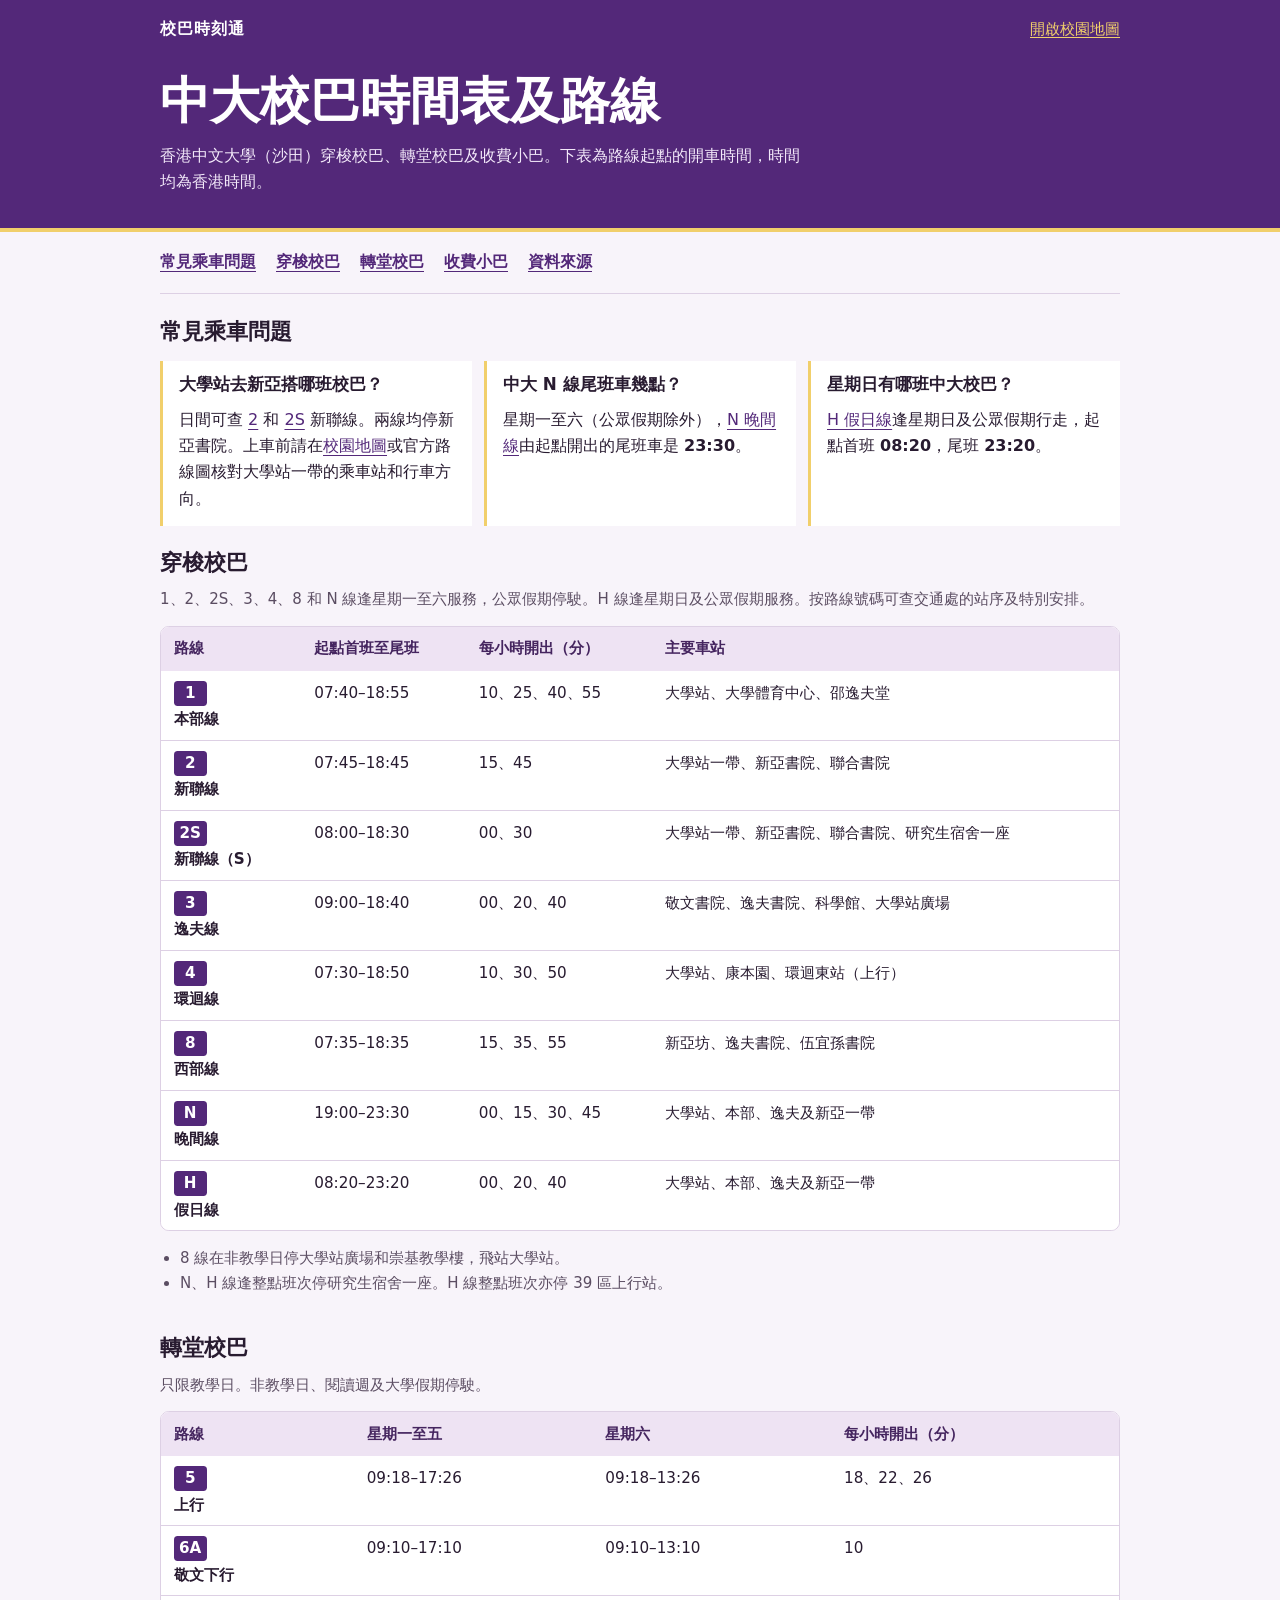
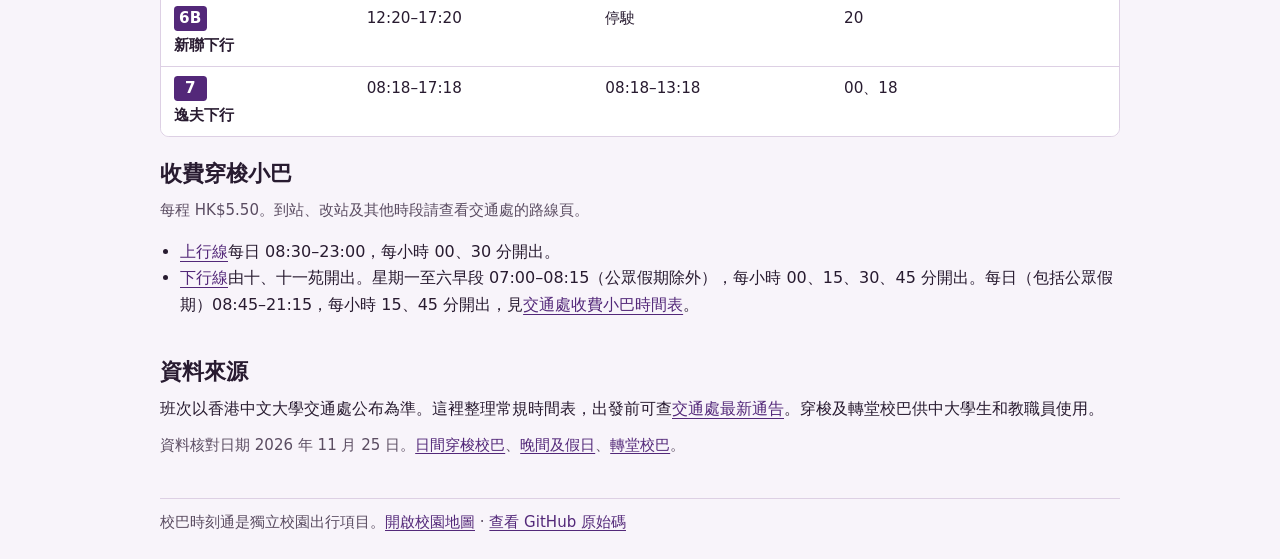
<file: shuttle-bus/index.html>
<!doctype html>
<html lang="zh-Hant-HK">
<head>
  <meta charset="utf-8">
  <meta name="viewport" content="width=device-width, initial-scale=1">
  <title>中大校巴時間表及路線｜校巴時刻通 · CUHK Shuttle Bus</title>
  <meta name="description" content="查香港中文大學校巴時間表、發車分鐘和主要車站。涵蓋 2／2S 新聯線、N 綫尾班車、H 假日線、轉堂校巴及收費小巴。">
  <link rel="canonical" href="https://cuhk-campus-guide.github.io/shuttle-bus/">
  <meta name="robots" content="index, follow">
  <meta property="og:type" content="website">
  <meta property="og:title" content="中大校巴時間表及路線｜校巴時刻通 · CUHK Shuttle Bus">
  <meta property="og:description" content="查香港中文大學校巴時間表、發車分鐘和主要車站。涵蓋 2／2S 新聯線、N 綫尾班車、H 假日線、轉堂校巴及收費小巴。">
  <meta property="og:url" content="https://cuhk-campus-guide.github.io/shuttle-bus/">
  <meta property="og:site_name" content="CUHK 校园指南">
  <meta property="og:locale" content="zh_HK">
  <meta property="og:image" content="https://cuhk-campus-guide.github.io/assets/site-preview.jpg">
  <meta name="twitter:card" content="summary_large_image">
  <link rel="icon" href="../assets/favicon.svg" type="image/svg+xml">
  <script type="application/ld+json">{"@context": "https://schema.org", "@type": "WebPage", "name": "中大校巴時間表及路線｜校巴時刻通 · CUHK Shuttle Bus", "description": "查香港中文大學校巴時間表、發車分鐘和主要車站。涵蓋 2／2S 新聯線、N 綫尾班車、H 假日線、轉堂校巴及收費小巴。", "url": "https://cuhk-campus-guide.github.io/shuttle-bus/", "inLanguage": "zh-Hant-HK", "isPartOf": {"@type": "WebSite", "name": "CUHK 校园指南", "url": "https://cuhk-campus-guide.github.io/"}}</script>
  <style>
    :root {
      color-scheme: light;
      --paper: #f8f4fa;
      --surface: #fff;
      --ink: #281b30;
      --muted: #5b4d62;
      --purple: #532879;
      --line: #ddd0e4;
      --gold: #f1cf6b;
      font-family: "PingFang HK", "Noto Sans HK", "Microsoft JhengHei", system-ui, sans-serif;
    }

    * { box-sizing: border-box; }
    body { margin: 0; background: var(--paper); color: var(--ink); line-height: 1.65; }
    a { color: var(--purple); text-underline-offset: .22em; }
    a:focus-visible { outline: 2px solid #935c11; outline-offset: 4px; }
    h1, h2, h3 { line-height: 1.25; margin: 0; }
    p { margin: .7rem 0 0; }
    .wrap { width: min(100% - 2rem, 60rem); margin-inline: auto; }
    .masthead { background: var(--purple); color: #fff; border-bottom: .3rem solid var(--gold); }
    .masthead .wrap { padding-block: 1rem 2rem; }
    .masthead a { color: var(--gold); }
    .brand { display: flex; align-items: center; justify-content: space-between; gap: .6rem; margin-bottom: 1.65rem; font-size: .92rem; }
    .brand strong { font-size: 1rem; letter-spacing: .06em; }
    h1 { font-size: clamp(1.65rem, 5.2vw, 3.15rem); font-weight: 800; }
    .intro { max-width: 40rem; color: #f2e8f9; }
    .jump { display: flex; flex-wrap: wrap; gap: .4rem 1.25rem; padding: .8rem 0; border-bottom: 1px solid var(--line); }
    .jump a { min-height: 2.25rem; display: inline-flex; align-items: center; font-weight: 650; }
    main { padding-bottom: 2.5rem; }
    section { padding-block: 1.4rem 0; scroll-margin: 1rem; }
    h2 { font-size: 1.4rem; }
    .note { color: var(--muted); font-size: .94rem; }
    .questions { display: grid; gap: .75rem; grid-template-columns: repeat(3, minmax(0, 1fr)); margin-top: 1rem; }
    .questions article { border-inline-start: .22rem solid var(--gold); background: var(--surface); padding: .85rem 1rem; }
    .questions h3 { font-size: 1.05rem; }
    .table-wrap { border: 1px solid var(--line); border-radius: .55rem; margin-top: .85rem; overflow: hidden; }
    table { border-collapse: collapse; width: 100%; background: var(--surface); font-size: .95rem; }
    th, td { text-align: left; vertical-align: top; padding: .6rem .8rem; }
    thead th { background: #eee3f3; color: #45255f; font-weight: 700; }
    tbody tr + tr { border-top: 1px solid var(--line); }
    tbody th { min-width: 6.1rem; }
    .line { display: inline-grid; min-width: 2.05rem; border-radius: .23rem; place-items: center; padding: 0 .25rem; color: #fff; background: var(--purple); font-variant-numeric: tabular-nums; text-decoration: none; }
    .line:hover { text-decoration: underline; }
    .label { display: block; margin-top: .22rem; line-height: 1.4; }
    .times { font-variant-numeric: tabular-nums; white-space: nowrap; }
    .route-notes { padding-left: 1.25rem; }
    footer { border-top: 1px solid var(--line); padding: 0 0 1.5rem; }
    @media (max-width: 43rem) {
      .questions { grid-template-columns: 1fr; }
      thead th, tbody th, td { padding: .5rem .4rem; }
      tbody th { min-width: 0; }
      table { font-size: .85rem; }
    }
  </style>
</head>
<body>
  <header class="masthead">
    <div class="wrap">
      <div class="brand"><strong>校巴時刻通</strong><a href="../">開啟校園地圖</a></div>
      <h1>中大校巴時間表及路線</h1>
      <p class="intro">香港中文大學（沙田）穿梭校巴、轉堂校巴及收費小巴。下表為路線起點的開車時間，時間均為香港時間。</p>
    </div>
  </header>
  <main class="wrap">
    <nav class="jump" aria-label="本頁章節">
      <a href="#questions">常見乘車問題</a>
      <a href="#campus-shuttle">穿梭校巴</a>
      <a href="#meet-class">轉堂校巴</a>
      <a href="#paid-minibus">收費小巴</a>
      <a href="#sources">資料來源</a>
    </nav>

    <section id="questions">
      <h2>常見乘車問題</h2>
      <div class="questions">
        <article>
          <h3>大學站去新亞搭哪班校巴？</h3>
          <p>日間可查 <a href="#route-2">2</a> 和 <a href="#route-2s">2S</a> 新聯線。兩線均停新亞書院。上車前請在<a href="../">校園地圖</a>或官方路線圖核對大學站一帶的乘車站和行車方向。</p>
        </article>
        <article>
          <h3>中大 N 線尾班車幾點？</h3>
          <p>星期一至六（公眾假期除外），<a href="#route-n">N 晚間線</a>由起點開出的尾班車是 <strong class="times">23:30</strong>。</p>
        </article>
        <article>
          <h3>星期日有哪班中大校巴？</h3>
          <p><a href="#route-h">H 假日線</a>逢星期日及公眾假期行走，起點首班 <strong class="times">08:20</strong>，尾班 <strong class="times">23:20</strong>。</p>
        </article>
      </div>
    </section>

    <section id="campus-shuttle">
      <h2>穿梭校巴</h2>
      <p class="note">1、2、2S、3、4、8 和 N 線逢星期一至六服務，公眾假期停駛。H 線逢星期日及公眾假期服務。按路線號碼可查交通處的站序及特別安排。</p>
      <div class="table-wrap">
        <table aria-label="穿梭校巴起點發車時間及主要車站">
          <thead><tr><th scope="col">路線</th><th scope="col">起點首班至尾班</th><th scope="col">每小時開出（分）</th><th scope="col">主要車站</th></tr></thead>
          <tbody>
            <tr id="route-1"><th scope="row"><a class="line" href="https://transport.cuhk.edu.hk/route/1/">1</a><span class="label">本部線</span></th><td class="times">07:40–18:55</td><td>10、25、40、55</td><td>大學站、大學體育中心、邵逸夫堂</td></tr>
            <tr id="route-2"><th scope="row"><a class="line" href="https://transport.cuhk.edu.hk/route/2/">2</a><span class="label">新聯線</span></th><td class="times">07:45–18:45</td><td>15、45</td><td>大學站一帶、新亞書院、聯合書院</td></tr>
            <tr id="route-2s"><th scope="row"><a class="line" href="https://transport.cuhk.edu.hk/route/2s/">2S</a><span class="label">新聯線（S）</span></th><td class="times">08:00–18:30</td><td>00、30</td><td>大學站一帶、新亞書院、聯合書院、研究生宿舍一座</td></tr>
            <tr id="route-3"><th scope="row"><a class="line" href="https://transport.cuhk.edu.hk/route/3/">3</a><span class="label">逸夫線</span></th><td class="times">09:00–18:40</td><td>00、20、40</td><td>敬文書院、逸夫書院、科學館、大學站廣場</td></tr>
            <tr id="route-4"><th scope="row"><a class="line" href="https://transport.cuhk.edu.hk/route/4/">4</a><span class="label">環迴線</span></th><td class="times">07:30–18:50</td><td>10、30、50</td><td>大學站、康本園、環迴東站（上行）</td></tr>
            <tr id="route-8"><th scope="row"><a class="line" href="https://transport.cuhk.edu.hk/route/8/">8</a><span class="label">西部線</span></th><td class="times">07:35–18:35</td><td>15、35、55</td><td>新亞坊、逸夫書院、伍宜孫書院</td></tr>
            <tr id="route-n"><th scope="row"><a class="line" href="https://transport.cuhk.edu.hk/route/n/">N</a><span class="label">晚間線</span></th><td class="times">19:00–23:30</td><td>00、15、30、45</td><td>大學站、本部、逸夫及新亞一帶</td></tr>
            <tr id="route-h"><th scope="row"><a class="line" href="https://transport.cuhk.edu.hk/route/h/">H</a><span class="label">假日線</span></th><td class="times">08:20–23:20</td><td>00、20、40</td><td>大學站、本部、逸夫及新亞一帶</td></tr>
          </tbody>
        </table>
      </div>
      <ul class="route-notes note">
        <li>8 線在非教學日停大學站廣場和崇基教學樓，飛站大學站。</li>
        <li>N、H 線逢整點班次停研究生宿舍一座。H 線整點班次亦停 39 區上行站。</li>
      </ul>
    </section>

    <section id="meet-class">
      <h2>轉堂校巴</h2>
      <p class="note">只限教學日。非教學日、閱讀週及大學假期停駛。</p>
      <div class="table-wrap">
        <table aria-label="轉堂校巴起點發車時間">
          <thead><tr><th scope="col">路線</th><th scope="col">星期一至五</th><th scope="col">星期六</th><th scope="col">每小時開出（分）</th></tr></thead>
          <tbody>
            <tr><th scope="row"><a class="line" href="https://transport.cuhk.edu.hk/route/5/">5</a><span class="label">上行</span></th><td class="times">09:18–17:26</td><td class="times">09:18–13:26</td><td>18、22、26</td></tr>
            <tr><th scope="row"><a class="line" href="https://transport.cuhk.edu.hk/route/6a/">6A</a><span class="label">敬文下行</span></th><td class="times">09:10–17:10</td><td class="times">09:10–13:10</td><td>10</td></tr>
            <tr><th scope="row"><a class="line" href="https://transport.cuhk.edu.hk/route/6b/">6B</a><span class="label">新聯下行</span></th><td class="times">12:20–17:20</td><td>停駛</td><td>20</td></tr>
            <tr><th scope="row"><a class="line" href="https://transport.cuhk.edu.hk/route/7/">7</a><span class="label">逸夫下行</span></th><td class="times">08:18–17:18</td><td class="times">08:18–13:18</td><td>00、18</td></tr>
          </tbody>
        </table>
      </div>
    </section>

    <section id="paid-minibus">
      <h2>收費穿梭小巴</h2>
      <p class="note">每程 HK$5.50。到站、改站及其他時段請查看交通處的路線頁。</p>
      <ul class="route-notes">
        <li><a href="https://transport.cuhk.edu.hk/route/up/">上行線</a>每日 <span class="times">08:30–23:00</span>，每小時 00、30 分開出。</li>
        <li><a href="https://transport.cuhk.edu.hk/route/down/">下行線</a>由十、十一苑開出。星期一至六早段 <span class="times">07:00–08:15</span>（公眾假期除外），每小時 00、15、30、45 分開出。每日（包括公眾假期）<span class="times">08:45–21:15</span>，每小時 15、45 分開出，見<a href="https://transport.cuhk.edu.hk/wp-content/uploads/documents/PSLB.pdf#page=2">交通處收費小巴時間表</a>。</li>
      </ul>
    </section>

    <section id="sources">
      <h2>資料來源</h2>
      <p>班次以香港中文大學交通處公布為準。這裡整理常規時間表，出發前可查<a href="https://transport.cuhk.edu.hk/whats-new/">交通處最新通告</a>。穿梭及轉堂校巴供中大學生和教職員使用。</p>
      <p class="note">資料核對日期 <time datetime="2026-11-25">2026 年 11 月 25 日</time>。<a href="https://transport.cuhk.edu.hk/wp-content/uploads/documents/Shuttle.pdf">日間穿梭校巴</a>、<a href="https://transport.cuhk.edu.hk/wp-content/uploads/documents/NH.pdf">晚間及假日</a>、<a href="https://transport.cuhk.edu.hk/wp-content/uploads/documents/Meet-class.pdf">轉堂校巴</a>。</p>
    </section>
  </main>
  <footer class="wrap">
    <p class="note">校巴時刻通是獨立校園出行項目。<a href="../">開啟校園地圖</a> · <a href="https://github.com/cuhk-campus-guide/cuhk-campus-guide.github.io">查看 GitHub 原始碼</a></p>
  </footer>
</body>
</html>
</file>
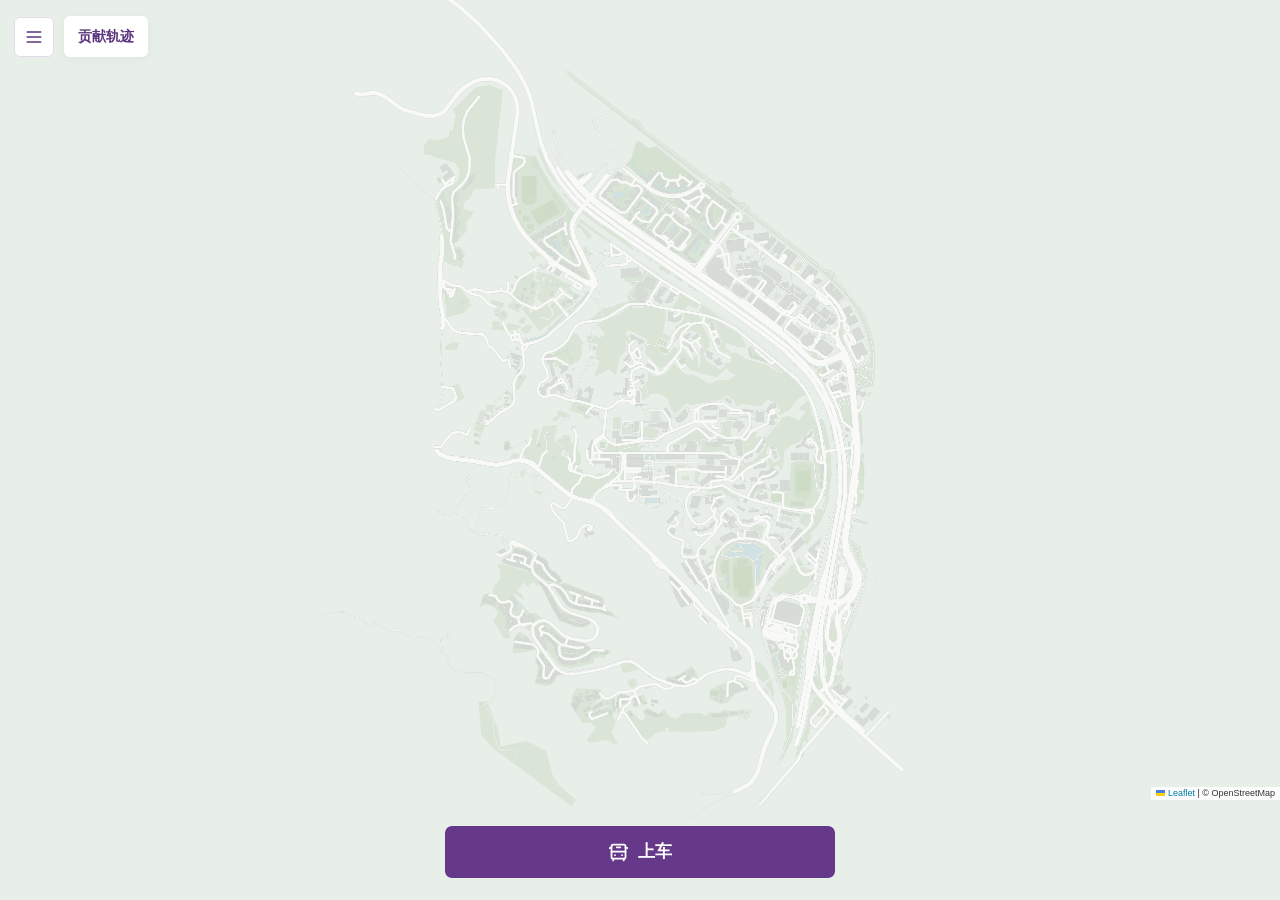
<file: web-gps/index.html>
<!doctype html>
<html lang="zh-CN">
<head>
  <meta charset="utf-8"><meta name="viewport" content="width=device-width,initial-scale=1,viewport-fit=cover">
  <meta name="referrer" content="no-referrer"><meta name="robots" content="noindex, follow">
  <link rel="icon" href="../assets/favicon.svg" type="image/svg+xml">
  <title>贡献轨迹 · 中大校巴</title>
  <link rel="stylesheet" href="../demos/ui-modes/assets/leaflet.css?v=a783710282418482"><link rel="stylesheet" href="../assets/i18n.css?v=4cece3170833afe0"><link rel="stylesheet" href="map-style.css?v=a2882e66b338a155">
</head>
<body>
  <main id="map" aria-label="当前采集轨迹地图"></main>
  <header><button id="menu" class="icon" title="菜单" aria-label="打开菜单"><i data-lucide="menu"></i></button><h1>贡献轨迹</h1></header>
  <aside id="recording-badge" class="recording-badge" hidden aria-label="采集状态"><span id="state">尚未开始</span><span id="elapsed">00:00</span><span id="accuracy">—</span><span id="points" hidden>0</span></aside>
  <div class="bottom"><p id="status" role="status" aria-live="polite"></p><button id="action" class="primary"><i data-lucide="bus-front"></i><span>上车</span></button></div>
  <dialog id="menu-dialog" class="side-menu"><nav aria-label="采集菜单"><h2>贡献轨迹</h2><button id="theme" class="menu-item"><i data-lucide="moon"></i><span>浅深色</span></button><button id="open-queue" class="menu-item"><i data-lucide="cloud-upload"></i><span>待上传记录</span></button><button id="privacy" class="menu-item"><i data-lucide="shield-check"></i><span>采集说明</span></button><a class="menu-item" href="../"><i data-lucide="arrow-left"></i><span>返回校园地图</span></a></nav></dialog>
  <dialog id="ride-dialog" class="bottom-sheet" aria-label="选择校巴线路"><h2>选择校巴线路</h2><div id="line-grid" class="line-grid" role="group" aria-label="校巴线路"></div><select id="route" hidden aria-label="所选线路"><option value="">选择线路</option></select><details><summary>方向（可选）</summary><select id="direction" aria-label="方向"><option value="unknown">未确认</option><option value="up">上行</option><option value="down">下行</option></select></details><label class="consent"><input id="consent" type="checkbox"><span>同意采集并上传本次乘车位置到项目腾讯云，用于校巴研究。<button id="ride-privacy" class="text-button" type="button">详情</button></span></label><p class="notice">请保持页面在前台；切出时停止并本地保存。</p><p id="picker-status" role="status"></p><button id="start" class="primary">开始采集</button></dialog>
  <dialog id="queue-dialog" class="bottom-sheet"><h2>待上传记录 <span id="queue-count">0</span></h2><p id="upload-state"></p><div id="queue"></div></dialog>
  <dialog id="privacy-dialog"><h2>位置数据说明</h2><p>只在你按下开始并允许浏览器定位后采集。记录线路、方向、采样时间、经纬度、定位精度和结束原因，不采集姓名、手机号、照片或通讯录。</p><p>结束后由上传函数写入本项目腾讯云的独立网页轨迹集合。原始轨迹不公开，不直接参与模型训练，也不自动获得小程序积分。</p><p>切出页面会停止定位并保存在本机。关闭或刷新页面后不会自动继续采集。上传失败可重试或导出；只有服务器确认完整保存后，才清理本机该条轨迹。清除浏览器数据可能导致未上传记录丢失。</p><form method="dialog"><button class="primary">知道了</button></form></dialog>
  <script src="../demos/ui-modes/assets/lucide.js?v=3411692820cb8d47"></script><script src="../demos/ui-modes/assets/leaflet.js?v=db49d009c841f5ca"></script>
  <script src="../assets/vendor/opencc-full.js?v=95b04abf136d9c28"></script><script src="../assets/i18n.js?v=6fbff5fba789a6f7"></script>
  <script src="config.js?v=347135356e946d64"></script><script src="core.js?v=317afc3edcbee010"></script><script src="storage.js?v=aa0d45c9aab9fc04"></script><script src="transport.js?v=5ae86b2cfcd82f15"></script><script src="app.js?v=7a6c3c3795ddfcd1"></script>
</body>
</html>
</file>
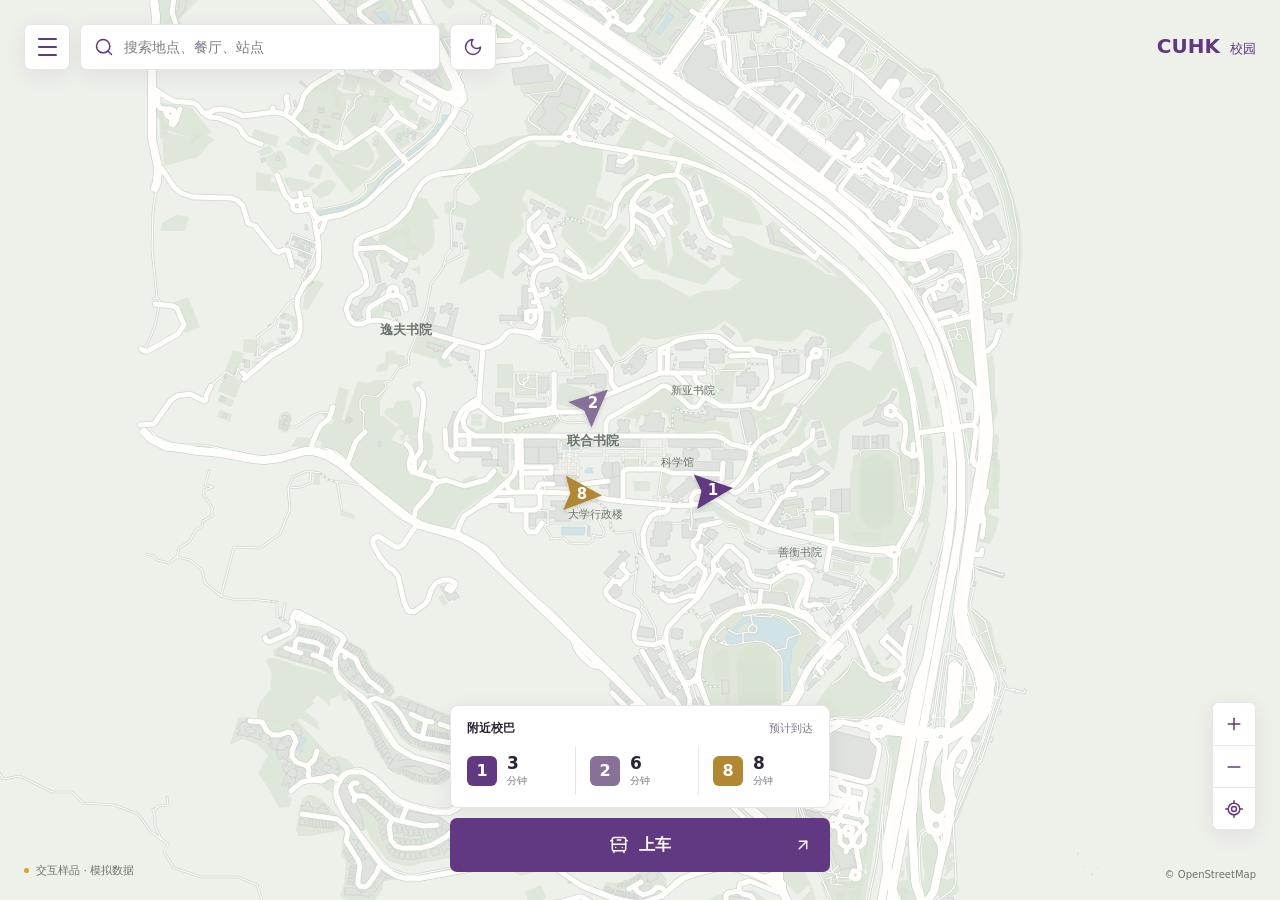
<file: demos/motion-lab/index.html>
<!doctype html>
<html lang="zh-CN" data-theme="light">
<head>
  <meta name="robots" content="noindex, follow">
  <meta charset="utf-8">
  <meta name="viewport" content="width=device-width, initial-scale=1, viewport-fit=cover">
  <meta name="color-scheme" content="light dark">
  <title>CUHK 紫金交互样品</title>
  <link rel="icon" href="data:,">
  <link rel="stylesheet" href="../ui-modes/assets/leaflet.css?v=a783710282418482">
  <link rel="stylesheet" href="motion.css?v=50365e07b126ab99">
</head>
<body>
  <main id="app">
    <div id="map" aria-label="香港中文大学校园地图"></div>
    <header class="topbar">
      <button id="menu-button" class="icon-button surface" aria-label="打开侧边栏" aria-expanded="false" title="侧边栏"><span class="menu-lines"><b></b><b></b><b></b></span></button>
      <div class="search-wrap">
        <div class="search-box surface">
          <i data-lucide="search" aria-hidden="true"></i>
          <input id="search" type="search" placeholder="搜索地点、餐厅、站点" aria-label="搜索校园地点" aria-controls="search-panel" aria-expanded="false" autocomplete="off">
          <button id="search-clear" class="clear-button" aria-label="清空搜索" title="清空搜索" hidden><i data-lucide="x"></i></button>
        </div>
        <section id="search-panel" class="search-panel surface" aria-label="搜索结果" hidden>
          <div class="search-tabs" role="group" aria-label="搜索分类">
            <button class="active" data-filter="all" aria-pressed="true">全部</button><button data-filter="dining" aria-pressed="false">餐厅</button><button data-filter="stop" aria-pressed="false">站点</button><button data-filter="building" aria-pressed="false">教学楼</button>
          </div>
          <div id="search-results" aria-live="polite"></div>
        </section>
      </div>
      <button id="theme-button" class="icon-button surface" aria-label="切换深色" title="切换深色"><i data-lucide="moon"></i></button>
      <div class="brand"><strong>CUHK</strong><span>校园</span></div>
    </header>
    <div class="map-tools surface">
      <button class="icon-button" id="zoom-in" title="放大" aria-label="放大"><i data-lucide="plus"></i></button>
      <button class="icon-button" id="zoom-out" title="缩小" aria-label="缩小"><i data-lucide="minus"></i></button>
      <button class="icon-button" id="recenter" title="回到校园" aria-label="回到校园"><i data-lucide="locate-fixed"></i></button>
    </div>
    <div id="dock" class="dock">
      <div class="nearby surface"><div class="nearby-title"><span>附近校巴</span><span class="subtle">预计到达</span></div><div class="bus-shortcuts" id="bus-shortcuts"></div></div>
      <button id="board-button" class="primary pressable"><i data-lucide="bus-front"></i><span>上车</span><i class="trailing" data-lucide="arrow-up-right"></i></button>
    </div>
    <div class="sample-stamp"><span class="sample-dot"></span>交互样品 · 模拟数据</div>
    <a class="attribution" href="https://www.openstreetmap.org/copyright" target="_blank" rel="noreferrer">© OpenStreetMap</a>
    <div id="menu-scrim" class="scrim" hidden></div>
    <aside id="sidebar" class="sidebar" aria-label="侧边栏" aria-hidden="true" inert>
      <div class="side-identity"><strong>CUHK<span>校园</span></strong><button class="icon-button" id="reset" title="重置样品" aria-label="重置样品"><i data-lucide="rotate-ccw"></i></button></div>
      <div class="side-weather"><i data-lucide="sun"></i><div><strong>晴天 <span>27°C</span></strong><p>湿度 60%</p></div></div>
      <div class="theme-switch" role="group" aria-label="配色模式"><span class="theme-indicator"></span><button data-theme-choice="light" aria-pressed="true"><i data-lucide="sun"></i>浅色</button><button data-theme-choice="dark" aria-pressed="false"><i data-lucide="moon"></i>深色</button></div>
      <div class="side-layers" role="group" aria-label="地图图层">
        <button class="layer-button active" data-layer="bus" aria-pressed="true"><i data-lucide="bus-front"></i><span>校巴</span><i class="layer-check" data-lucide="check"></i></button>
        <button class="layer-button" data-layer="stop" aria-pressed="false"><i data-lucide="map-pin"></i><span>站点</span><i class="layer-check" data-lucide="check"></i></button>
        <button class="layer-button" data-layer="dining" aria-pressed="false"><i data-lucide="utensils"></i><span>餐厅</span><i class="layer-check" data-lucide="check"></i></button>
      </div>
      <button id="courses-button" class="side-action"><i data-lucide="calendar-days"></i><span>课程</span><i data-lucide="chevron-right"></i></button>
      <div class="side-bottom"><label class="motion-option"><i data-lucide="sparkles"></i><span>减弱动效</span><input id="reduce-motion" type="checkbox" role="switch"><span class="switch-track"></span></label><div class="side-note">本地演示 · 不采集定位</div></div>
    </aside>
    <div id="sheet-scrim" class="sheet-scrim" hidden></div>
    <section id="sheet" class="sheet surface" role="dialog" aria-modal="true" aria-labelledby="sheet-title" aria-hidden="true" inert>
      <button class="sheet-handle" id="sheet-handle" aria-label="收起详情" title="收起详情"><span></span></button>
      <div id="sheet-content" class="sheet-content"></div>
    </section>
    <div class="toast" id="toast" role="status"><span class="draw-check"><i data-lucide="check"></i></span><span id="toast-text"></span></div>
  </main>
  <script src="../ui-modes/assets/leaflet.js?v=db49d009c841f5ca"></script>
  <script src="../ui-modes/assets/lucide.js?v=3411692820cb8d47"></script>
  <script src="../ui-modes/assets/campus.js?v=435330724d19e1c4"></script>
  <script src="route-geometry.js?v=8c53bb3b5cc5f862"></script>
  <script src="motion.js?v=6126100bbdf6f359"></script>
</body>
</html>
</file>
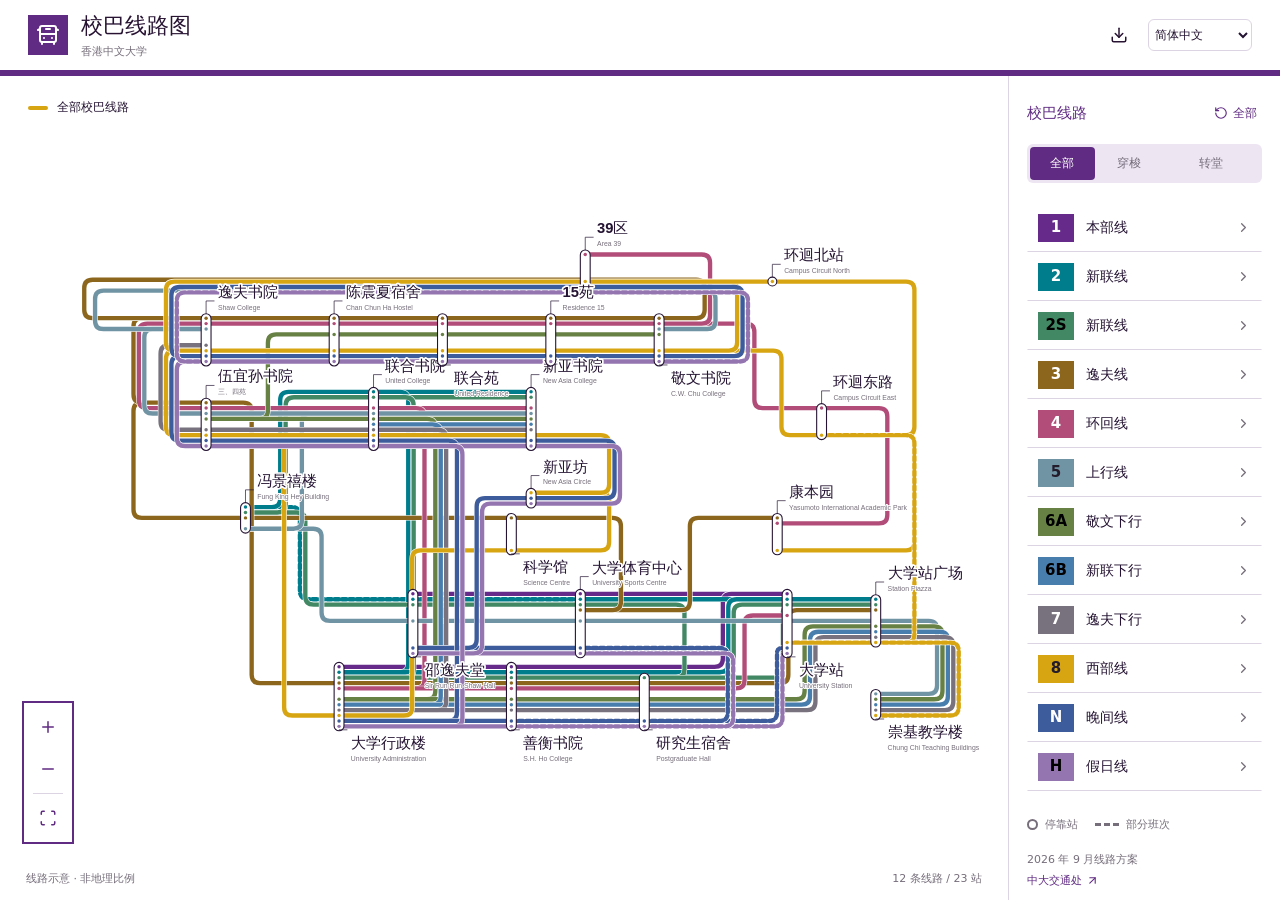
<file: demos/shuttle-atlas/index.html>
<!doctype html>
<html lang="zh-CN">
<head>
  <meta charset="utf-8">
  <meta name="viewport" content="width=device-width, initial-scale=1, viewport-fit=cover">
  <meta name="theme-color" content="#613982">
  <title>中大校巴线路图｜CUHK 校园指南</title>
  <meta name="description" content="香港中文大学校巴总线路图，查看穿梭校巴、转堂校巴及各站途经线路。此图为非地理比例示意，实际运营安排以中大交通处最新公告为准。">
  <meta name="robots" content="index, follow, max-image-preview:large">
  <link rel="canonical" href="https://cuhk-campus-guide.github.io/demos/shuttle-atlas/">
  <link rel="alternate" hreflang="zh-Hans" href="https://cuhk-campus-guide.github.io/demos/shuttle-atlas/">
  <link rel="alternate" hreflang="zh-Hant" href="https://cuhk-campus-guide.github.io/demos/shuttle-atlas/?lang=zh-Hant">
  <link rel="alternate" hreflang="en" href="https://cuhk-campus-guide.github.io/demos/shuttle-atlas/?lang=en">
  <link rel="icon" href="../../assets/favicon.svg" type="image/svg+xml">
  <meta property="og:type" content="website">
  <meta property="og:site_name" content="CUHK 校园指南">
  <meta property="og:locale" content="zh_CN">
  <meta property="og:title" content="中大校巴线路图｜CUHK 校园指南">
  <meta property="og:description" content="查看中大穿梭校巴、转堂校巴与站点线路总览。独立项目，运营安排以交通处公告为准。">
  <meta property="og:url" content="https://cuhk-campus-guide.github.io/demos/shuttle-atlas/">
  <meta property="og:image" content="https://cuhk-campus-guide.github.io/assets/site-preview.jpg">
  <meta property="og:image:alt" content="CUHK 校园指南校园地图">
  <meta name="twitter:card" content="summary_large_image">
  <meta name="twitter:title" content="中大校巴线路图｜CUHK 校园指南">
  <meta name="twitter:description" content="中大穿梭校巴、转堂校巴与站点线路总览，非校方官方服务。">
  <meta name="twitter:image" content="https://cuhk-campus-guide.github.io/assets/site-preview.jpg">
  <script type="application/ld+json">
  {"@context":"https://schema.org","@type":"BreadcrumbList","itemListElement":[{"@type":"ListItem","position":1,"name":"CUHK 校园指南","item":"https://cuhk-campus-guide.github.io/"},{"@type":"ListItem","position":2,"name":"中大校巴线路图","item":"https://cuhk-campus-guide.github.io/demos/shuttle-atlas/"}]}
  </script>
  <link rel="stylesheet" href="atlas.css?v=11c5a0580f171b06">
  <link rel="stylesheet" href="../../assets/i18n.css?v=4cece3170833afe0">
  <script src="../../assets/vendor/opencc-full.js?v=95b04abf136d9c28"></script>
  <script src="../../assets/i18n.js?v=6fbff5fba789a6f7"></script>
  <script src="atlas-i18n.js?v=71ca1ca53b38f538"></script>
  <link rel="stylesheet" href="variants.css?v=d07e42070e0b76fa">
  <script defer src="../ui-modes/assets/lucide.js?v=3411692820cb8d47"></script>
  <script defer src="../../data/cuhk_bus_routes.js?v=3a29ca0e8602027c"></script>
  <script defer src="../../data/transport_route_schemes.js?v=1cae822168fa0e6a"></script>
  <script defer src="topology.js?v=91777a0d3ff40055"></script>
  <script defer src="designs.js?v=40ae2e2733f08f83"></script>
  <script defer src="geographic.js?v=253719cfe9de5c99"></script>
  <script defer src="atlas.js?v=1966d5d0ef7a2867"></script>
</head>
<body>
  <div class="app">
    <header class="header">
      <div class="identity"><span class="brand-mark" aria-hidden="true"><i data-lucide="bus-front"></i></span><div><h1>校巴线路图</h1><p>香港中文大学</p></div></div>
      <nav class="design-tabs" id="design-tabs" aria-label="样式方案"></nav>
      <div class="header-actions"><a class="icon-button" href="compare.html" aria-label="并排比较四版" data-tooltip="并排比较"><i data-lucide="panels-top-left"></i></a><button class="icon-button" id="export" aria-label="下载线路图" data-tooltip="下载 SVG"><i data-lucide="download"></i></button></div>
    </header>
    <main class="main">
      <section class="map-area" aria-label="校巴总线路图">
        <div class="map-heading"><span class="map-heading-line"></span><span id="map-caption">全部校巴线路</span></div>
        <div id="map" tabindex="0" aria-label="可缩放校巴线路图">
          <svg id="network" xmlns="http://www.w3.org/2000/svg" role="group" aria-label="中大校巴网络"><style id="diagram-style"></style><g id="drawing"></g></svg>
        </div>
        <div class="map-tools" aria-label="地图工具">
          <button class="icon-button" id="zoom-in" aria-label="放大" data-tooltip="放大"><i data-lucide="plus"></i></button>
          <button class="icon-button" id="zoom-out" aria-label="缩小" data-tooltip="缩小"><i data-lucide="minus"></i></button>
          <span class="tool-divider"></span>
          <button class="icon-button" id="fit" aria-label="查看全图" data-tooltip="查看全图"><i data-lucide="scan"></i></button>
        </div>
        <div class="map-footer"><span>线路示意 · 非地理比例</span><span id="map-count"></span></div>
      </section>
      <aside class="sidebar">
        <div class="sidebar-head"><h2>校巴线路</h2><button id="reset" class="reset-button" aria-label="显示全部线路"><i data-lucide="rotate-ccw"></i><span>全部</span></button></div>
        <nav class="service-tabs" aria-label="服务类别"><button data-group="all" aria-pressed="true">全部</button><button data-group="shuttle" aria-pressed="false">穿梭</button><button data-group="meet" aria-pressed="false">转堂</button></nav>
        <nav class="route-list" id="route-list" aria-label="选择线路"></nav>
        <section id="detail" class="detail" aria-live="polite" hidden></section>
        <div class="sidebar-bottom"><div class="key"><span class="key-station"></span><span>停靠站</span><span class="key-conditional"></span><span>部分班次</span></div><p>2026 年 9 月线路方案</p><a href="https://transport.cuhk.edu.hk/" target="_blank" rel="noopener">中大交通处<i data-lucide="arrow-up-right"></i></a></div>
      </aside>
    </main>
  </div>
</body>
</html>
</file>
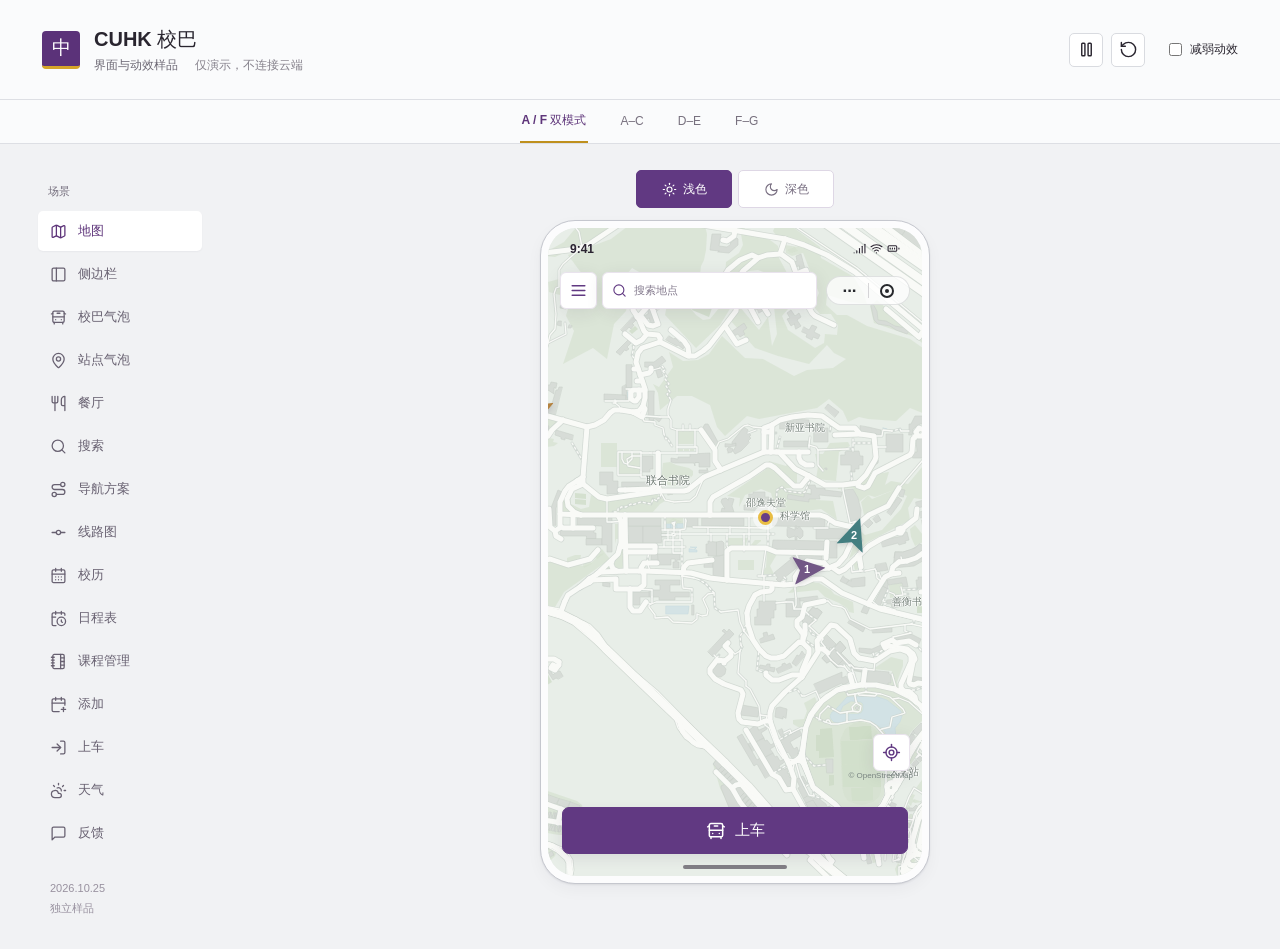
<file: demos/ui-modes/index.html>
<!doctype html>
<html lang="zh-CN">
  <head>
  <meta name="robots" content="noindex, follow">
    <meta charset="utf-8" />
    <meta
      name="viewport"
      content="width=device-width,initial-scale=1,viewport-fit=cover"
    />
    <meta name="color-scheme" content="light" />
    <title>CUHK 校巴 · UI 与动效样品</title>
    <link rel="icon" href="data:," />
    <link rel="stylesheet" href="assets/leaflet.css?v=a783710282418482" />
    <link rel="stylesheet" href="sample.css?v=4ee870384e0f4a54" />
    <link rel="stylesheet" href="variants.css?v=4982008f55b229be" />
  </head>
  <body>
    <header class="studio-header">
      <div class="studio-name">
        <span class="identity-mark">中</span>
        <div>
          <h1>CUHK 校巴</h1>
          <p>界面与动效样品 <span>仅演示，不连接云端</span></p>
        </div>
      </div>
      <div class="studio-tools">
        <button
          class="studio-icon"
          id="motion-toggle"
          title="暂停动效"
          aria-label="暂停动效"
        >
          <i data-lucide="pause"></i>
        </button>
        <button
          class="studio-icon"
          id="reset"
          title="重置样品"
          aria-label="重置样品"
        >
          <i data-lucide="rotate-ccw"></i>
        </button>
        <label class="motion-setting"
          ><input type="checkbox" id="reduce-motion" />减弱动效</label
        >
      </div>
    </header>
    <nav class="edition-nav" aria-label="样品组"></nav>
    <main class="studio-layout">
      <aside class="scene-nav" aria-label="样品场景">
        <div class="nav-label">场景</div>
        <div id="scene-options"></div>
        <div class="studio-meta">2026.10.25<br />独立样品</div>
      </aside>
      <section class="comparison" aria-label="界面方案对比">
        <div class="mobile-variants" role="tablist" aria-label="界面方案"></div>
        <div class="phones" id="phones"></div>
      </section>
    </main>
    <script src="assets/leaflet.js?v=db49d009c841f5ca"></script>
    <script src="assets/lucide.js?v=3411692820cb8d47"></script>
    <script src="assets/campus.js?v=435330724d19e1c4"></script>
    <script src="sample.js?v=99e5b646ba3f184d"></script>
  </body>
</html>
</file>
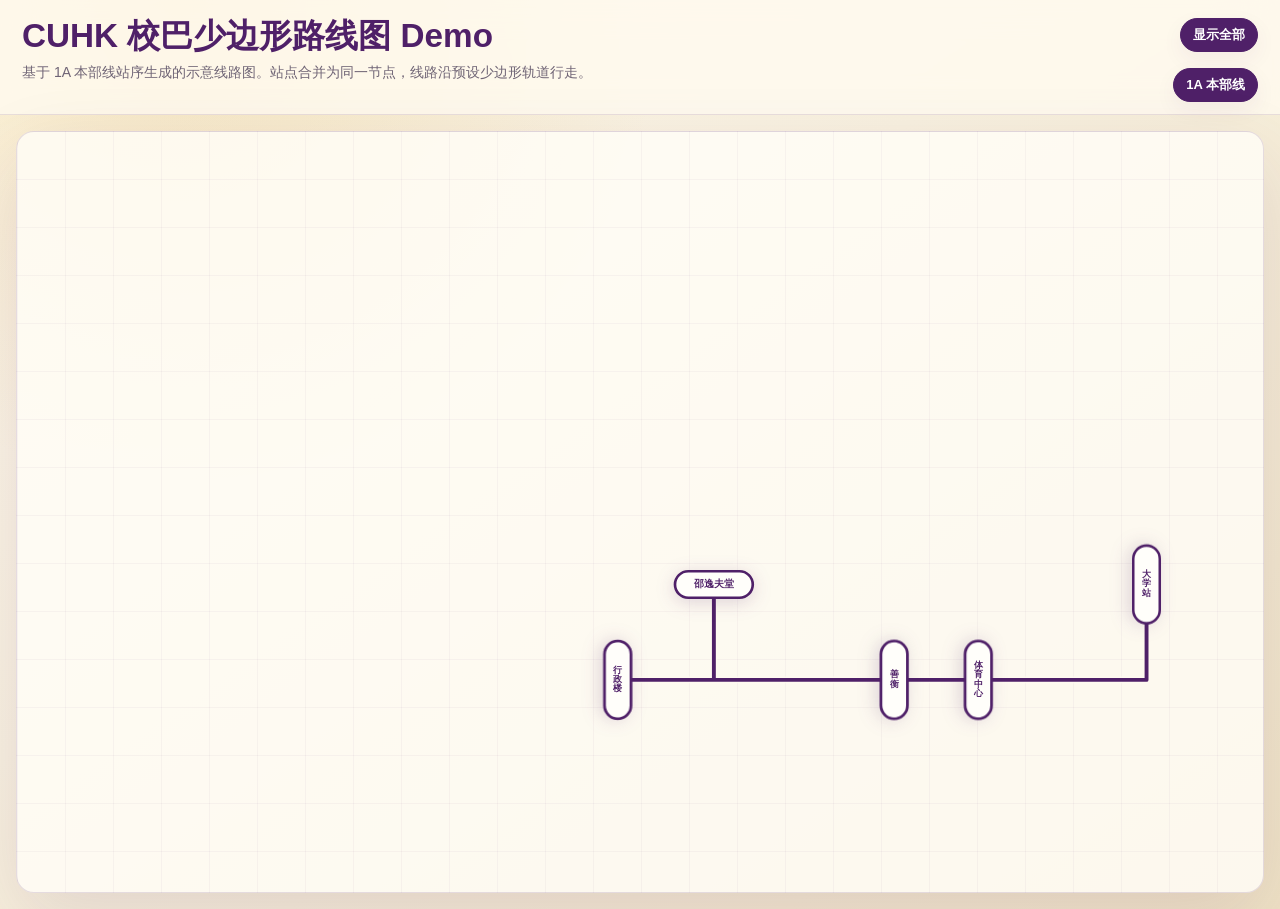
<file: route_diagram.html>
<!doctype html>
<html lang="zh-Hans">
<head>
  <meta name="robots" content="noindex, follow">
  <meta charset="utf-8">
  <meta name="viewport" content="width=device-width, initial-scale=1">
  <title>CUHK 校巴少边形路线图 Demo</title>
  <style>
    :root {
      color-scheme: light;
      --cuhk-purple: #4f2068;
      --cuhk-purple-2: #6f3fa0;
      --cuhk-gold: #d7a82f;
      --ink: #241331;
      --muted: #6f6475;
      --paper: #fffaf0;
      --panel: rgba(255, 255, 255, 0.92);
      --line-bg: #f5ead4;
      --border: rgba(79, 32, 104, 0.16);
      font-family: -apple-system, BlinkMacSystemFont, "Segoe UI", "PingFang SC", "Hiragino Sans GB", "Microsoft YaHei", sans-serif;
    }

    * {
      box-sizing: border-box;
    }

    body {
      margin: 0;
      min-height: 100vh;
      color: var(--ink);
      background:
        radial-gradient(circle at 14% 0%, rgba(215, 168, 47, 0.2), transparent 34%),
        linear-gradient(145deg, #fff8e9 0%, #f8f1df 42%, #efe2c4 100%);
    }

    .app {
      min-height: 100vh;
      display: grid;
      grid-template-rows: auto minmax(0, 1fr);
    }

    .topbar {
      display: grid;
      grid-template-columns: minmax(240px, 1fr) auto;
      gap: 18px;
      align-items: start;
      padding: 18px 22px 12px;
      border-bottom: 1px solid rgba(79, 32, 104, 0.12);
      background: rgba(255, 250, 240, 0.82);
      backdrop-filter: blur(16px);
    }

    .title-block h1 {
      margin: 0;
      font-size: clamp(20px, 2.6vw, 34px);
      line-height: 1.08;
      letter-spacing: 0;
      color: var(--cuhk-purple);
    }

    .title-block p {
      margin: 8px 0 0;
      max-width: 780px;
      color: var(--muted);
      font-size: 14px;
      line-height: 1.55;
    }

    .toolbar {
      display: flex;
      flex-wrap: wrap;
      justify-content: flex-end;
      gap: 8px;
      max-width: 720px;
    }

    .toolbar-break {
      flex-basis: 100%;
      height: 0;
    }

    button {
      appearance: none;
      border: 1px solid var(--border);
      background: #fff;
      color: var(--cuhk-purple);
      border-radius: 999px;
      min-height: 34px;
      padding: 7px 12px;
      font: inherit;
      font-size: 13px;
      font-weight: 700;
      cursor: pointer;
      box-shadow: 0 8px 22px rgba(79, 32, 104, 0.06);
      transition: transform 0.16s ease, border-color 0.16s ease, background 0.16s ease, color 0.16s ease;
    }

    button:hover {
      transform: translateY(-1px);
      border-color: rgba(79, 32, 104, 0.3);
    }

    button.is-active {
      background: var(--route-color, var(--cuhk-purple));
      border-color: var(--route-color, var(--cuhk-purple));
      color: var(--route-text, #fff);
    }

    button.is-focused {
      box-shadow:
        0 0 0 3px rgba(215, 168, 47, 0.28),
        0 10px 28px rgba(79, 32, 104, 0.12);
    }

    .control-button {
      background: var(--cuhk-purple);
      border-color: var(--cuhk-purple);
      color: #fff;
    }

    .control-button.is-secondary {
      background: #fff;
      border-color: rgba(79, 32, 104, 0.18);
      color: var(--cuhk-purple);
    }

    .control-button.is-secondary.is-active {
      background: var(--cuhk-purple);
      border-color: var(--cuhk-purple);
      color: #fff;
    }

    .diagram-shell {
      position: relative;
      min-height: 0;
      padding: 16px;
    }

    .diagram-card {
      position: relative;
      min-height: calc(100vh - 138px);
      border: 1px solid rgba(79, 32, 104, 0.14);
      border-radius: 18px;
      overflow: hidden;
      background:
        linear-gradient(90deg, rgba(79, 32, 104, 0.04) 1px, transparent 1px),
        linear-gradient(0deg, rgba(79, 32, 104, 0.04) 1px, transparent 1px),
        rgba(255, 253, 247, 0.82);
      background-size: 48px 48px;
      box-shadow: 0 28px 80px rgba(79, 32, 104, 0.12);
    }

    svg {
      display: block;
      width: 100%;
      height: calc(100vh - 140px);
      min-height: 680px;
    }

    .route-halo {
      stroke: rgba(255, 250, 240, 0.86);
      stroke-width: 7.8;
      stroke-linecap: round;
      stroke-linejoin: round;
      pointer-events: none;
    }

    .route-line {
      stroke-width: 4.4;
      stroke-linecap: round;
      stroke-linejoin: round;
      cursor: pointer;
      transition: opacity 0.16s ease, stroke-width 0.16s ease;
    }

    .route-line:hover,
    .route-line.is-focused {
      stroke-width: 7;
    }

    .route-hit {
      fill: none;
      stroke: transparent;
      stroke-width: 18;
      stroke-linecap: round;
      stroke-linejoin: round;
      cursor: pointer;
      pointer-events: stroke;
    }

    .route-line.is-muted,
    .route-halo.is-muted,
    .route-hit.is-muted {
      opacity: 0.16;
    }

    .station-hit {
      fill: transparent;
      stroke: transparent;
      cursor: pointer;
    }

    .station-ring {
      fill: #fffefa;
      stroke: var(--cuhk-purple);
      stroke-width: 3;
      filter: drop-shadow(0 4px 10px rgba(79, 32, 104, 0.18));
      transition: width 0.16s ease, height 0.16s ease, stroke 0.16s ease, fill 0.16s ease;
    }

    .station-node.is-hub .station-ring {
      stroke-width: 4;
    }

    .station-node.is-selected .station-ring {
      fill: #fff5c8;
      stroke: var(--cuhk-gold);
    }

    .station-node.is-muted {
      opacity: 0.2;
    }

    .station-label {
      fill: var(--cuhk-purple);
      font-size: 11px;
      font-weight: 800;
      letter-spacing: 0;
      pointer-events: none;
    }

    .station-label.is-small {
      font-size: 10px;
      font-weight: 800;
    }

    .station-label.is-vertical {
      font-size: 10px;
    }

    .station-label.is-vertical.is-small {
      font-size: 9px;
    }

    .panel {
      position: absolute;
      left: 20px;
      bottom: 20px;
      width: min(420px, calc(100% - 40px));
      border: 1px solid rgba(79, 32, 104, 0.16);
      border-radius: 16px;
      background: var(--panel);
      backdrop-filter: blur(18px);
      box-shadow: 0 18px 48px rgba(79, 32, 104, 0.16);
      padding: 16px;
    }

    .panel-title {
      margin: 0;
      color: var(--cuhk-purple);
      font-size: 18px;
      line-height: 1.2;
    }

    .panel-body {
      margin: 8px 0 0;
      color: var(--muted);
      font-size: 13px;
      line-height: 1.5;
    }

    .route-chip-row {
      display: flex;
      flex-wrap: wrap;
      gap: 7px;
      margin-top: 12px;
    }

    .route-chip {
      display: inline-flex;
      align-items: center;
      gap: 6px;
      border-radius: 999px;
      padding: 6px 9px;
      background: #fff;
      border: 1px solid rgba(79, 32, 104, 0.12);
      color: var(--ink);
      font-size: 12px;
      font-weight: 800;
    }

    .route-chip::before {
      content: "";
      width: 10px;
      height: 10px;
      border-radius: 999px;
      background: var(--route-color);
      box-shadow: inset 0 0 0 1px rgba(0, 0, 0, 0.08);
    }

    .stats {
      position: absolute;
      right: 18px;
      top: 18px;
      display: none;
      gap: 8px;
      flex-wrap: wrap;
      justify-content: flex-end;
      max-width: min(420px, calc(100% - 40px));
      pointer-events: none;
    }

    .stat-pill {
      border: 1px solid rgba(79, 32, 104, 0.14);
      border-radius: 999px;
      background: rgba(255, 255, 255, 0.72);
      color: var(--muted);
      padding: 5px 8px;
      font-size: 11px;
      font-weight: 700;
      backdrop-filter: blur(12px);
    }

    @media (max-width: 840px) {
      .app {
        grid-template-rows: auto minmax(0, 1fr);
      }

      .topbar {
        grid-template-columns: 1fr;
        gap: 10px;
        padding: 10px 10px 8px;
      }

      .title-block h1 {
        font-size: 18px;
      }

      .title-block p {
        display: none;
      }

      .toolbar {
        flex-wrap: nowrap;
        justify-content: flex-start;
        max-width: 100%;
        overflow-x: auto;
        padding-bottom: 2px;
        scrollbar-width: none;
      }

      .toolbar::-webkit-scrollbar {
        display: none;
      }

      .toolbar-break {
        display: none;
      }

      button {
        flex: 0 0 auto;
        min-height: 32px;
        padding: 6px 10px;
        font-size: 12px;
      }

      .diagram-shell {
        padding: 8px;
      }

      .diagram-card {
        min-height: calc(100vh - 92px);
        border-radius: 14px;
      }

      svg {
        height: calc(100vh - 92px);
        min-height: 560px;
      }

      .panel {
        left: 10px;
        right: 10px;
        bottom: 10px;
        width: auto;
        padding: 12px;
      }

      .panel-title {
        font-size: 15px;
      }

      .panel-body {
        font-size: 12px;
        line-height: 1.38;
      }

      .route-chip-row {
        max-height: 74px;
        overflow-y: auto;
      }

      .stats {
        display: none;
      }
    }
  </style>
</head>
<body>
  <div class="app">
    <header class="topbar">
      <div class="title-block">
        <h1>CUHK 校巴少边形路线图 Demo</h1>
        <p>基于 1A 本部线站序生成的示意线路图。站点合并为同一节点，线路沿预设少边形轨道行走。</p>
      </div>
      <div class="toolbar" id="routeToolbar" aria-label="线路显示开关"></div>
    </header>

    <main class="diagram-shell">
      <section class="diagram-card">
        <svg id="diagram" viewBox="0 0 1200 860" role="img" aria-label="CUHK 校巴少边形路线图"></svg>
        <div class="stats" id="stats"></div>
      </section>
    </main>
  </div>

  <script src="data/cuhk_bus_routes.js?v=3a29ca0e8602027c"></script>
  <script>
    const DATA = window.CUHK_BUS_DATA;
    const SVG_NS = "http://www.w3.org/2000/svg";
    const ROUTE_SPACING = 8;
    const ROUTE_STROKE = 5.25;
    const ROUTE_LANE_SPACING = 5.8;
    const LAYOUT_CENTER = [670, 440];
    const LAYOUT_SCALE_X = 1.36;
    const LAYOUT_SCALE_Y = 1.2;
    const STATION_PILL_WIDTH = 88;
    const STATION_PILL_HEIGHT = 30;
    const STATION_APPROACH_STUB = STATION_PILL_HEIGHT / 2;
    const ROUTE_COLOR_OVERRIDES = {
      "1A": "#4F2068",
      "1B": "#72469A",
      "2": "#9364A5",
      "3": "#B06A79",
      "4": "#2F7F88",
      "8": "#B56545",
      "N": "#364D7D",
      "H": "#6F7E35",
      "5": "#C5922E",
      "6A": "#D5A62F",
      "6B": "#E4B955",
      "7": "#5A558D"
    };

    const POSITIONS = {
      university_station: [1040, 500],
      university_station_piazza: [900, 760],
      yasumoto: [980, 700],
      chung_chi_teaching: [800, 760],
      wong_foo_yuan: [930, 700],
      chung_chi_staff_quarters: [840, 700],
      teaching_research_1: [720, 700],
      ho_tim: [900, 700],
      university_sports_centre: [900, 590],
      postgraduate_hostel: [800, 120],
      campus_circuit_east: [1040, 120],
      sh_ho: [830, 590],
      university_admin: [600, 590],
      engineering: [760, 590],
      university_health: [680, 590],
      shaw_hall: [680, 500],
      science_centre: [760, 500],
      university_library: [620, 500],
      fung_king_hey: [560, 500],
      united_college: [500, 500],
      new_asia: [500, 440],
      residences_3_4: [460, 590],
      lee_woo_sing: [820, 320],
      chan_chun_ha_hostel: [420, 320],
      shaw_college: [330, 200],
      united_residence: [520, 320],
      residence_15: [620, 320],
      residence_10_11: [720, 320],
      cw_chu: [520, 120],
      area_39: [360, 120]
    };

    const WAYPOINTS = {
      _station_south_spine: [1040, 620],
      _east_lower_junction: [1040, 590],
      _piazza_lower_junction: [900, 590],
      _lower_central_junction: [680, 590],
      _east_south_junction: [1040, 700],
      _sports_shaw_corner: [680, 590],
      _sports_science_corner: [900, 500],
      _sports_pg_corner: [1040, 590],
      _piazza_sports_corner: [900, 590],
      _pg_shho_corner: [1040, 590],
      _shho_station_corner: [1040, 590],
      _shho_piazza_corner: [900, 590],
      _cc_sports_corner: [800, 590],
      _yasumoto_station_corner: [1040, 700],
      _yasumoto_sports_corner: [980, 590],
      _yasumoto_east_corner: [1040, 700],
      _east_top_corner: [1040, 120],
      _cw_res15_corner: [620, 120],
      _res15_ur_corner: [520, 320],
      _ur_chan_corner: [420, 320],
      _chan_shaw_entry: [420, 200],
      _chan_shaw_corner: [330, 220],
      _shaw_area_corner: [330, 120],
      _chan_res34_corner: [420, 590],
      _shaw_res34_corner: [330, 590],
      _res34_united_corner: [460, 500],
      _res34_newasia_corner: [460, 440],
      _res34_admin_corner: [460, 590],
      _res34_lee_corner: [820, 590],
      _united_admin_corner: [500, 590],
      _newasia_admin_corner: [500, 590],
      _newasia_shaw_corner: [680, 440],
      _science_newasia_corner: [760, 440],
      _central_track: [680, 500],
      _admin_science_corner: [600, 500],
      _shaw_admin_corner: [680, 590],
      _health_shaw_corner: [680, 500],
      _lee_ur_corner: [820, 320],
      _teaching_health_corner: [720, 590],
      _teaching_staff_corner: [840, 700],
      _wong_station_corner: [1040, 700]
    };

    expandLayout(POSITIONS);
    expandLayout(WAYPOINTS);

    const POINTS = {
      ...POSITIONS,
      ...WAYPOINTS
    };

    const DIAGRAM_PATHS = new Map([
      path("university_station", "university_sports_centre", ["university_station", "_east_lower_junction", "_yasumoto_sports_corner", "university_sports_centre"]),
      path("university_sports_centre", "shaw_hall", ["university_sports_centre", "_cc_sports_corner", "_lower_central_junction", "shaw_hall"]),
      path("university_sports_centre", "science_centre", ["university_sports_centre", "_sports_science_corner", "science_centre"]),
      path("university_station_piazza", "university_sports_centre", ["university_station_piazza", "_piazza_lower_junction", "university_sports_centre"]),
      path("postgraduate_hostel", "university_sports_centre", ["postgraduate_hostel", "_east_top_corner", "_east_lower_junction", "_yasumoto_sports_corner", "university_sports_centre"]),
      path("postgraduate_hostel", "university_station", ["postgraduate_hostel", "_east_top_corner", "university_station"]),
      path("sh_ho", "postgraduate_hostel", ["sh_ho", "_yasumoto_sports_corner", "_east_lower_junction", "_east_top_corner", "postgraduate_hostel"]),
      path("sh_ho", "university_station", ["sh_ho", "_yasumoto_sports_corner", "_east_lower_junction", "university_station"]),
      path("sh_ho", "university_station_piazza", ["sh_ho", "_piazza_lower_junction", "university_station_piazza"]),
      path("university_station_piazza", "chung_chi_teaching", ["university_station_piazza", "chung_chi_teaching"]),
      path("university_station", "yasumoto", ["university_station", "_east_south_junction", "yasumoto"]),
      path("yasumoto", "university_sports_centre", ["yasumoto", "_yasumoto_sports_corner", "university_sports_centre"]),
      path("chung_chi_teaching", "university_sports_centre", ["chung_chi_teaching", "_cc_sports_corner", "university_sports_centre"]),
      path("yasumoto", "campus_circuit_east", ["yasumoto", "_east_south_junction", "campus_circuit_east"]),
      path("campus_circuit_east", "university_station", ["campus_circuit_east", "university_station"]),
      path("campus_circuit_east", "cw_chu", ["campus_circuit_east", "_east_top_corner", "_cw_res15_corner", "cw_chu"]),
      path("area_39", "cw_chu", ["area_39", "cw_chu"]),
      path("cw_chu", "residence_15", ["cw_chu", "_cw_res15_corner", "residence_15"]),
      path("cw_chu", "united_residence", ["cw_chu", "united_residence"]),
      path("residence_15", "united_residence", ["residence_15", "united_residence"]),
      path("residence_15", "residence_10_11", ["residence_15", "residence_10_11"]),
      path("cw_chu", "residence_10_11", ["cw_chu", "_cw_res15_corner", "residence_15", "residence_10_11"]),
      path("united_residence", "chan_chun_ha_hostel", ["united_residence", "chan_chun_ha_hostel"]),
      path("chan_chun_ha_hostel", "shaw_college", ["chan_chun_ha_hostel", "_chan_shaw_entry", "shaw_college"]),
      path("chan_chun_ha_hostel", "residences_3_4", ["chan_chun_ha_hostel", "_chan_res34_corner", "residences_3_4"]),
      path("shaw_college", "residences_3_4", ["shaw_college", "_chan_shaw_corner", "_shaw_res34_corner", "residences_3_4"]),
      path("shaw_college", "area_39", ["shaw_college", "_shaw_area_corner", "area_39"]),
      path("shaw_college", "cw_chu", ["shaw_college", "_shaw_area_corner", "area_39", "cw_chu"]),
      path("residences_3_4", "new_asia", ["residences_3_4", "_res34_newasia_corner", "new_asia"]),
      path("residences_3_4", "united_college", ["residences_3_4", "_res34_united_corner", "united_college"]),
      path("residences_3_4", "university_admin", ["residences_3_4", "university_admin"]),
      path("residences_3_4", "lee_woo_sing", ["residences_3_4", "_res34_lee_corner", "lee_woo_sing"]),
      path("lee_woo_sing", "united_residence", ["lee_woo_sing", "united_residence"]),
      path("new_asia", "united_college", ["new_asia", "united_college"]),
      path("united_college", "university_admin", ["united_college", "_united_admin_corner", "university_admin"]),
      path("new_asia", "university_admin", ["new_asia", "_newasia_admin_corner", "university_admin"]),
      path("shaw_hall", "new_asia", ["shaw_hall", "_newasia_shaw_corner", "new_asia"]),
      path("science_centre", "new_asia", ["science_centre", "_science_newasia_corner", "new_asia"]),
      path("shaw_hall", "fung_king_hey", ["shaw_hall", "fung_king_hey"]),
      path("shaw_hall", "university_admin", ["shaw_hall", "_lower_central_junction", "university_admin"]),
      path("science_centre", "fung_king_hey", ["science_centre", "fung_king_hey"]),
      path("fung_king_hey", "residences_3_4", ["fung_king_hey", "_res34_united_corner", "residences_3_4"]),
      path("shaw_hall", "university_library", ["shaw_hall", "university_library"]),
      path("university_library", "fung_king_hey", ["university_library", "fung_king_hey"]),
      path("fung_king_hey", "united_college", ["fung_king_hey", "united_college"]),
      path("university_admin", "science_centre", ["university_admin", "_admin_science_corner", "science_centre"]),
      path("university_admin", "sh_ho", ["university_admin", "sh_ho"]),
      path("university_admin", "university_health", ["university_admin", "university_health"]),
      path("university_health", "shaw_hall", ["university_health", "_health_shaw_corner", "shaw_hall"]),
      path("university_health", "engineering", ["university_health", "engineering"]),
      path("teaching_research_1", "university_health", ["teaching_research_1", "_teaching_health_corner", "university_health"]),
      path("engineering", "teaching_research_1", ["engineering", "_teaching_health_corner", "teaching_research_1"]),
      path("teaching_research_1", "chung_chi_staff_quarters", ["teaching_research_1", "_teaching_staff_corner", "chung_chi_staff_quarters"]),
      path("chung_chi_staff_quarters", "ho_tim", ["chung_chi_staff_quarters", "ho_tim"]),
      path("ho_tim", "yasumoto", ["ho_tim", "yasumoto"]),
      path("university_station", "wong_foo_yuan", ["university_station", "_east_south_junction", "wong_foo_yuan"]),
      path("wong_foo_yuan", "chung_chi_staff_quarters", ["wong_foo_yuan", "chung_chi_staff_quarters"])
    ]);

    const LABELS = {
      university_station: "大学站",
      university_station_piazza: "大学站广场",
      yasumoto: "康本园",
      chung_chi_teaching: "崇基教学楼",
      wong_foo_yuan: "王福元楼",
      chung_chi_staff_quarters: "崇基C/D座",
      teaching_research_1: "教研一座",
      ho_tim: "何添楼",
      university_sports_centre: "大学体育中心",
      postgraduate_hostel: "研究生宿舍",
      campus_circuit_east: "环迴东路",
      sh_ho: "善衡书院",
      university_admin: "大学行政楼",
      engineering: "工程学大楼",
      university_health: "保健处",
      shaw_hall: "邵逸夫堂",
      science_centre: "科学馆",
      university_library: "图书馆/文物馆",
      fung_king_hey: "冯景禧楼",
      united_college: "联合书院",
      new_asia: "新亚书院",
      residences_3_4: "伍宜孙",
      lee_woo_sing: "和声书院",
      chan_chun_ha_hostel: "陈震夏宿舍",
      shaw_college: "逸夫书院",
      united_residence: "联合苑",
      residence_15: "15苑",
      residence_10_11: "10/11苑",
      cw_chu: "敬文书院",
      area_39: "39区"
    };

    const SHORT_LABELS = {
      university_station: "大学站",
      university_station_piazza: "站前广场",
      yasumoto: "康本园",
      chung_chi_teaching: "崇基教学",
      wong_foo_yuan: "王福元",
      chung_chi_staff_quarters: "崇基C/D",
      teaching_research_1: "教研一",
      ho_tim: "何添楼",
      university_sports_centre: "体育中心",
      postgraduate_hostel: "研宿",
      campus_circuit_east: "环迴东",
      sh_ho: "善衡",
      university_admin: "行政楼",
      engineering: "工程楼",
      university_health: "保健处",
      shaw_hall: "邵逸夫堂",
      science_centre: "科学馆",
      university_library: "图书馆",
      fung_king_hey: "冯景禧",
      united_college: "联合",
      new_asia: "新亚",
      residences_3_4: "伍宜孙",
      lee_woo_sing: "和声",
      chan_chun_ha_hostel: "陈震夏",
      shaw_college: "逸夫",
      united_residence: "联合苑",
      residence_15: "15苑",
      residence_10_11: "10/11苑",
      cw_chu: "敬文",
      area_39: "39区"
    };

    const STATION_ORIENTATION_OVERRIDES = {
      university_station: "vertical",
      lee_woo_sing: "vertical"
    };

    const LABEL_OFFSETS = {
      university_station: [18, 18, "start"],
      university_station_piazza: [0, 26, "middle"],
      yasumoto: [18, -8, "start"],
      chung_chi_teaching: [0, 26, "middle"],
      wong_foo_yuan: [16, 0, "start"],
      chung_chi_staff_quarters: [-16, 0, "end"],
      teaching_research_1: [-14, 20, "end"],
      ho_tim: [12, -16, "start"],
      university_sports_centre: [18, 0, "start"],
      postgraduate_hostel: [18, 0, "start"],
      campus_circuit_east: [20, 0, "start"],
      sh_ho: [16, 20, "start"],
      university_admin: [-18, 20, "end"],
      engineering: [0, 25, "middle"],
      university_health: [0, 24, "middle"],
      shaw_hall: [0, -20, "middle"],
      science_centre: [0, -20, "middle"],
      university_library: [-14, -18, "end"],
      fung_king_hey: [-18, 0, "end"],
      united_college: [-18, 6, "end"],
      new_asia: [0, -22, "middle"],
      residences_3_4: [-16, 18, "end"],
      lee_woo_sing: [-16, 0, "end"],
      chan_chun_ha_hostel: [-16, 0, "end"],
      shaw_college: [-12, -18, "end"],
      united_residence: [-16, -12, "end"],
      residence_15: [0, -22, "middle"],
      residence_10_11: [14, -14, "start"],
      cw_chu: [0, -22, "middle"],
      area_39: [-12, -16, "end"]
    };

    const routes = DATA.routes.filter((route) => route.id === "1A");
    const stops = DATA.stops;
    const activeRoutes = new Set(routes.map((route) => route.id));
    let selectedStopId = null;
    let focusedRouteId = null;

    const diagram = document.getElementById("diagram");
    const routeToolbar = document.getElementById("routeToolbar");
    const infoTitle = document.getElementById("infoTitle");
    const infoBody = document.getElementById("infoBody");
    const infoChips = document.getElementById("infoChips");
    const stats = document.getElementById("stats");
    const stationConnectorDirectionCache = new Map();

    init();

    function init() {
      ensurePositions();
      renderToolbar();
      renderDiagram();
      renderInfoPanel();
      renderStats();
    }

    function expandLayout(pointMap) {
      Object.keys(pointMap).forEach((id) => {
        pointMap[id] = expandPoint(pointMap[id]);
      });
    }

    function expandPoint(coord) {
      return [
        LAYOUT_CENTER[0] + (coord[0] - LAYOUT_CENTER[0]) * LAYOUT_SCALE_X,
        LAYOUT_CENTER[1] + (coord[1] - LAYOUT_CENTER[1]) * LAYOUT_SCALE_Y
      ];
    }

    function ensurePositions() {
      const missing = new Set();
      routes.forEach((route) => {
        route.stops.forEach((stopId) => {
          if (!POSITIONS[stopId]) missing.add(stopId);
        });
      });
      if (!missing.size) return;

      const coords = [...missing].map((id) => stops[id] && stops[id].coord).filter(Boolean);
      const allCoords = Object.values(stops).map((stop) => stop.coord).filter(Boolean);
      const lonValues = allCoords.map((coord) => coord[0]);
      const latValues = allCoords.map((coord) => coord[1]);
      const minLon = Math.min(...lonValues);
      const maxLon = Math.max(...lonValues);
      const minLat = Math.min(...latValues);
      const maxLat = Math.max(...latValues);
      coords.forEach((coord, index) => {
        const id = [...missing][index];
        const x = 180 + ((coord[0] - minLon) / (maxLon - minLon || 1)) * 840;
        const y = 760 - ((coord[1] - minLat) / (maxLat - minLat || 1)) * 650;
        POSITIONS[id] = expandPoint([Math.round(x / 24) * 24, Math.round(y / 24) * 24]);
        POINTS[id] = POSITIONS[id];
      });
    }

    function renderToolbar() {
      routeToolbar.innerHTML = "";
      const showAllButton = document.createElement("button");
      showAllButton.className = "control-button";
      showAllButton.textContent = "显示全部";
      showAllButton.addEventListener("click", () => {
        routes.forEach((route) => activeRoutes.add(route.id));
        selectedStopId = null;
        focusedRouteId = null;
        renderToolbar();
        renderDiagram();
        renderInfoPanel();
        renderStats();
      });
      routeToolbar.append(showAllButton);

      if (focusedRouteId) {
        const clearFocusButton = document.createElement("button");
        clearFocusButton.className = "control-button is-secondary";
        clearFocusButton.textContent = "取消高亮";
        clearFocusButton.addEventListener("click", () => {
          focusedRouteId = null;
          selectedStopId = null;
          renderToolbar();
          renderDiagram();
          renderInfoPanel();
        });
        routeToolbar.append(clearFocusButton);
      }

      routeToolbar.append(Object.assign(document.createElement("span"), { className: "toolbar-break" }));

      routes.forEach((route) => {
        const button = document.createElement("button");
        button.className = `${activeRoutes.has(route.id) ? "is-active" : ""}${focusedRouteId === route.id ? " is-focused" : ""}`;
        button.style.setProperty("--route-color", routeColor(route));
        button.style.setProperty("--route-text", readableRouteTextColor(routeColor(route)));
        button.textContent = `${route.id} ${route.name}`;
        button.addEventListener("click", () => {
          if (!activeRoutes.has(route.id)) {
            activeRoutes.add(route.id);
            focusedRouteId = route.id;
          } else if (focusedRouteId !== route.id) {
            focusedRouteId = route.id;
          } else {
            activeRoutes.delete(route.id);
            focusedRouteId = null;
          }
          selectedStopId = null;
          renderToolbar();
          renderDiagram();
          renderInfoPanel();
          renderStats();
        });
        routeToolbar.append(button);
      });
    }

    function renderDiagram() {
      diagram.innerHTML = "";
      const visibleRoutes = routes.filter((route) => activeRoutes.has(route.id));
      const bundleLayout = createBundleLayout(visibleRoutes);

      const haloLayer = svgEl("g", { class: "route-halo-layer" });
      const lineLayer = svgEl("g", { class: "route-line-layer" });
      const hitLayer = svgEl("g", { class: "route-hit-layer" });
      visibleRoutes.forEach((route) => {
        const d = routePathData(route, bundleLayout);
        if (!d) return;
        const muted = focusedRouteId && route.id !== focusedRouteId ? " is-muted" : "";
        haloLayer.append(svgEl("path", { d, class: `route-halo${muted}`, fill: "none" }));
        lineLayer.append(svgEl("path", {
          d,
          class: `route-line${focusedRouteId === route.id ? " is-focused" : ""}${muted}`,
          stroke: routeColor(route),
          fill: "none",
          "data-route-id": route.id
        }));
        const hit = svgEl("path", {
          d,
          class: `route-hit${muted}`,
          "data-route-id": route.id
        });
        hit.addEventListener("click", (event) => {
          event.stopPropagation();
          focusedRouteId = route.id;
          selectedStopId = null;
          renderToolbar();
          renderDiagram();
          renderInfoPanel();
        });
        hitLayer.append(hit);
      });

      const stationLayer = svgEl("g", { class: "station-layer" });
      visibleStationIds(visibleRoutes).forEach((stopId) => {
        const station = buildStationNode(stopId, visibleRoutes);
        stationLayer.append(station);
      });

      diagram.append(haloLayer, lineLayer, hitLayer, stationLayer);
      diagram.addEventListener("click", () => {
        selectedStopId = null;
        focusedRouteId = null;
        renderToolbar();
        renderDiagram();
        renderInfoPanel();
      }, { once: true });
    }

    function buildSegmentEntries(visibleRoutes) {
      const entries = [];
      visibleRoutes.forEach((route) => {
        route.stops.forEach((fromId, index) => {
          const toId = route.stops[index + 1];
          if (!toId || !POINTS[fromId] || !POINTS[toId]) return;
          const diagramPoints = diagramPath(route, fromId, toId);
          diagramPoints.forEach((pointId, pointIndex) => {
            const nextPointId = diagramPoints[pointIndex + 1];
            if (!nextPointId || !POINTS[pointId] || !POINTS[nextPointId]) return;
            if (pointId === nextPointId) return;
            entries.push({
              route,
              fromId: pointId,
              toId: nextPointId,
              fromStopId: fromId,
              toStopId: toId,
              occurrence: index,
              segmentIndex: pointIndex,
              key: segmentKey(pointId, nextPointId)
            });
          });
        });
      });
      return entries;
    }

    function routePathData(route, bundleLayout = createBundleLayout(routes)) {
      const shiftedVertices = routeShiftedPathVertices(route, bundleLayout);
      if (shiftedVertices.length < 2) return "";
      return shiftedVertices.map((vertex, index) => {
        const command = index === 0 ? "M" : "L";
        return `${command}${rounded(vertex.coord[0])},${rounded(vertex.coord[1])}`;
      }).join(" ");
    }

    function routeShiftedVertices(route, bundleLayout = createBundleLayout(routes)) {
      return routeShiftedPathVertices(route, bundleLayout);
    }

    function routeShiftedPathVertices(route, bundleLayout = createBundleLayout(routes)) {
      return routeBundlePathVertices(route, bundleLayout);
    }

    function routeDiagramVertices(route) {
      return routeBaseVertices(route);
    }

    function routeBaseVertices(route) {
      const vertices = [];
      routeDiagramPointIds(route).forEach((pointId) => {
        const coord = POINTS[pointId];
        if (!coord) return;
        const previous = vertices[vertices.length - 1];
        if (previous && previous.id === pointId) return;
        vertices.push({ id: pointId, coord });
      });
      return vertices;
    }

    function routeBundlePathVertices(route, bundleLayout) {
      const vertices = routeBaseVertices(route);
      if (vertices.length < 2) return vertices;
      const segments = [];
      for (let index = 0; index < vertices.length - 1; index += 1) {
        const from = vertices[index];
        const to = vertices[index + 1];
        if (Math.abs(from.coord[0] - to.coord[0]) < 0.01 && Math.abs(from.coord[1] - to.coord[1]) < 0.01) continue;
        const offset = bundleSegmentOffset(route, from.id, to.id, bundleLayout);
        const line = shiftedSegmentLine(from.coord, to.coord, offset);
        segments.push({ from, to, offset, ...line });
      }
      if (!segments.length) return vertices;

      const result = [{ id: segments[0].from.id, coord: segments[0].fromShifted }];
      for (let index = 1; index < vertices.length - 1; index += 1) {
        const previousSegment = segments[index - 1];
        const nextSegment = segments[index];
        const vertex = vertices[index];
        if (!previousSegment || !nextSegment) continue;
        appendBundleJoin(result, vertex, previousSegment, nextSegment);
      }
      result.push({ id: segments[segments.length - 1].to.id, coord: segments[segments.length - 1].toShifted });
      return collapseRepeatedWaypointRuns(dedupeVertices(result));
    }

    function collapseRepeatedWaypointRuns(vertices) {
      const result = [];
      let index = 0;
      while (index < vertices.length) {
        const vertex = vertices[index];
        if (!String(vertex.id).startsWith("_")) {
          result.push(vertex);
          index += 1;
          continue;
        }

        let end = index + 1;
        while (end < vertices.length && vertices[end].id === vertex.id) end += 1;
        const run = vertices.slice(index, end);
        const previous = result[result.length - 1];
        const next = vertices[end];
        if (run.length > 1 && previous && next) {
          result.push({
            id: vertex.id,
            coord: bestOrthogonalCorner(previous.coord, next.coord, run.map((item) => item.coord))
          });
        } else {
          run.forEach((item) => result.push(item));
        }
        index = end;
      }
      return dedupeVertices(result);
    }

    function bestOrthogonalCorner(previousCoord, nextCoord, runCoords) {
      if (Math.abs(previousCoord[0] - nextCoord[0]) < 0.01 || Math.abs(previousCoord[1] - nextCoord[1]) < 0.01) {
        return runCoords[Math.floor(runCoords.length / 2)];
      }

      const candidates = [
        [nextCoord[0], previousCoord[1]],
        [previousCoord[0], nextCoord[1]]
      ];
      const center = averagePoint(runCoords);
      return candidates.sort((a, b) => {
        const distanceDelta = distance(a, center) - distance(b, center);
        if (Math.abs(distanceDelta) > 0.01) return distanceDelta;
        return distance(a, runCoords[Math.floor(runCoords.length / 2)]) - distance(b, runCoords[Math.floor(runCoords.length / 2)]);
      })[0];
    }

    function appendBundleJoin(result, vertex, previousSegment, nextSegment) {
      const turnDot = dot(previousSegment.dir, nextSegment.dir);
      if (turnDot < -0.98) {
        result.push(
          { id: vertex.id, coord: previousSegment.toShifted },
          { id: vertex.id, coord: nextSegment.fromShifted }
        );
        return;
      }

      if (turnDot > 0.98) {
        result.push({ id: vertex.id, coord: previousSegment.toShifted });
        if (distance(previousSegment.toShifted, nextSegment.fromShifted) > 0.01) {
          result.push({ id: vertex.id, coord: nextSegment.fromShifted });
        }
        return;
      }

      const intersection = lineIntersection(previousSegment.toShifted, previousSegment.dir, nextSegment.fromShifted, nextSegment.dir);
      if (intersection && distance(intersection, vertex.coord) <= Math.max(42, Math.abs(previousSegment.offset - nextSegment.offset) * 4)) {
        result.push({ id: vertex.id, coord: intersection });
        return;
      }

      orthogonalJoinPoints(previousSegment.toShifted, nextSegment.fromShifted).forEach((coord) => {
        result.push({ id: vertex.id, coord });
      });
    }

    function orthogonalJoinPoints(from, to) {
      if (Math.abs(from[0] - to[0]) < 0.01 || Math.abs(from[1] - to[1]) < 0.01) return [from, to];
      return [
        from,
        [to[0], from[1]],
        to
      ];
    }

    function shiftedSegmentLine(fromCoord, toCoord, offset) {
      const dx = toCoord[0] - fromCoord[0];
      const dy = toCoord[1] - fromCoord[1];
      const length = Math.hypot(dx, dy) || 1;
      const dir = [dx / length, dy / length];
      const normal = [-dir[1], dir[0]];
      return {
        dir,
        normal,
        fromShifted: add(fromCoord, scale(normal, offset)),
        toShifted: add(toCoord, scale(normal, offset))
      };
    }

    function createBundleLayout(visibleRoutes) {
      const groups = new Map();
      visibleRoutes.forEach((route) => {
        const vertices = routeBaseVertices(route);
        vertices.forEach((from, index) => {
          const to = vertices[index + 1];
          if (!to) return;
          const key = segmentKey(from.id, to.id);
          if (!groups.has(key)) {
            groups.set(key, {
              key,
              routeIds: new Set(),
              occurrences: new Map()
            });
          }
          const group = groups.get(key);
          group.routeIds.add(route.id);
          if (!group.occurrences.has(route.id)) group.occurrences.set(route.id, []);
          group.occurrences.get(route.id).push({
            route,
            vertices,
            index
          });
        });
      });

      let orders = new Map();
      groups.forEach((group, key) => {
        orders.set(key, initialBundleRouteOrder(group));
      });

      for (let iteration = 0; iteration < 4; iteration += 1) {
        const nextOrders = new Map();
        groups.forEach((group, key) => {
          nextOrders.set(key, refinedBundleRouteOrder(group, orders));
        });
        orders = nextOrders;
      }

      const offsets = new Map();
      groups.forEach((group, key) => {
        const orderedRouteIds = orders.get(key) || initialBundleRouteOrder(group);
        orderedRouteIds.forEach((routeId, index) => {
          offsets.set(`${key}|${routeId}`, (index - (orderedRouteIds.length - 1) / 2) * ROUTE_LANE_SPACING);
        });
      });
      applyCollinearSplitOffsetContinuity(visibleRoutes, offsets);
      return { groups, offsets, orders };
    }

    function applyCollinearSplitOffsetContinuity(visibleRoutes, offsets) {
      for (let pass = 0; pass < 3; pass += 1) {
        const nextOffsets = new Map(offsets);
        visibleRoutes.forEach((route) => {
          const vertices = routeBaseVertices(route);
          for (let index = 1; index < vertices.length - 1; index += 1) {
            const previous = vertices[index - 1];
            const current = vertices[index];
            const next = vertices[index + 1];
            if (!String(current.id).startsWith("_")) continue;
            const previousDirection = unitDirection(previous.coord, current.coord);
            const nextDirection = unitDirection(current.coord, next.coord);
            if (!previousDirection || !nextDirection || dot(previousDirection, nextDirection) < 0.98) continue;
            const previousKey = `${segmentKey(previous.id, current.id)}|${route.id}`;
            const nextKey = `${segmentKey(current.id, next.id)}|${route.id}`;
            const previousOffset = offsets.get(previousKey);
            const nextOffset = offsets.get(nextKey);
            if (!Number.isFinite(previousOffset) || !Number.isFinite(nextOffset)) continue;
            const average = (previousOffset + nextOffset) / 2;
            nextOffsets.set(previousKey, average);
            nextOffsets.set(nextKey, average);
          }
        });
        offsets.clear();
        nextOffsets.forEach((value, key) => offsets.set(key, value));
      }
    }

    function unitDirection(fromCoord, toCoord) {
      const vector = [toCoord[0] - fromCoord[0], toCoord[1] - fromCoord[1]];
      return normalize(vector);
    }


    function bundleSegmentOffset(route, fromId, toId, bundleLayout) {
      const key = segmentKey(fromId, toId);
      const value = bundleLayout.offsets.get(`${key}|${route.id}`);
      return Number.isFinite(value) ? value : 0;
    }

    function routeOrderIndex(routeId) {
      const order = [
        "1A",
        "1B",
        "2",
        "3",
        "7",
        "4",
        "8",
        "N",
        "H",
        "5",
        "6A",
        "6B"
      ];
      const preferredIndex = order.indexOf(routeId);
      if (preferredIndex >= 0) return preferredIndex;
      const index = routes.findIndex((route) => route.id === routeId);
      return index >= 0 ? index : routes.length;
    }

    function initialBundleRouteOrder(group) {
      return [...group.routeIds].sort((a, b) => routeOrderIndex(a) - routeOrderIndex(b));
    }

    function refinedBundleRouteOrder(group, previousOrders) {
      return [...group.routeIds].sort((a, b) => {
        const scoreDelta = bundleRouteContinuityScore(group, a, previousOrders) - bundleRouteContinuityScore(group, b, previousOrders);
        if (Math.abs(scoreDelta) > 0.01) return scoreDelta;
        return routeOrderIndex(a) - routeOrderIndex(b);
      });
    }

    function bundleRouteContinuityScore(group, routeId, previousOrders) {
      const continuity = neighborLaneScore(group, routeId, previousOrders);
      const baseline = routeOrderIndex(routeId) / Math.max(1, routes.length - 1);
      if (Number.isFinite(continuity)) return continuity * 0.9 + baseline * 0.1;
      return baseline;
    }

    function neighborLaneScore(group, routeId, previousOrders) {
      const occurrences = group.occurrences.get(routeId) || [];
      const scores = [];
      occurrences.forEach((occurrence) => {
        neighborSegmentKeys(group.key, occurrence).forEach((key) => {
          const order = previousOrders.get(key);
          if (!order) return;
          const index = order.indexOf(routeId);
          if (index < 0) return;
          scores.push(index - (order.length - 1) / 2);
        });
      });
      if (!scores.length) return NaN;
      return scores.reduce((sum, value) => sum + value, 0) / scores.length;
    }

    function neighborSegmentKeys(currentKey, occurrence) {
      const keys = [];
      const previous = occurrence.vertices[occurrence.index - 1];
      const from = occurrence.vertices[occurrence.index];
      const to = occurrence.vertices[occurrence.index + 1];
      const next = occurrence.vertices[occurrence.index + 2];
      if (previous && from) keys.push(segmentKey(previous.id, from.id));
      if (to && next) keys.push(segmentKey(to.id, next.id));
      return keys.filter((key) => key !== currentKey);
    }

    function bundleRouteSideScoreForGroup(group, routeId) {
      const endpoints = group.key.split("|");
      const fromCoord = POINTS[endpoints[0]];
      const toCoord = POINTS[endpoints[1]];
      if (!fromCoord || !toCoord) return 0;
      const dx = toCoord[0] - fromCoord[0];
      const dy = toCoord[1] - fromCoord[1];
      const length = Math.hypot(dx, dy) || 1;
      const normal = [-dy / length, dx / length];
      const midpoint = [(fromCoord[0] + toCoord[0]) / 2, (fromCoord[1] + toCoord[1]) / 2];
      return clamp(bundleRouteSideScore(group, routeId, midpoint, normal) / 90, -2.5, 2.5);
    }

    function bundleRouteSideScore(group, routeId, midpoint, normal) {
      const occurrences = group.occurrences.get(routeId) || [];
      const scores = [];
      occurrences.forEach((occurrence) => {
        [occurrence.vertices[occurrence.index - 1], occurrence.vertices[occurrence.index + 2]].forEach((vertex) => {
          if (!vertex) return;
          const projection = dot(subtract(vertex.coord, midpoint), normal);
          if (Math.abs(projection) > 0.01) scores.push(projection);
        });
      });
      if (!scores.length) return 0;
      return scores.reduce((sum, value) => sum + value, 0) / scores.length;
    }

    function normalizeStationApproaches(vertices) {
      if (vertices.length < 2) return vertices;
      const result = [vertices[0]];
      for (let index = 1; index < vertices.length; index += 1) {
        const to = vertices[index];
        let from = result[result.length - 1];
        let segment = [to];

        if (isStationId(from.id)) {
          const desired = stationConnectorDirection(from.id);
          if (segmentDirection(from.coord, to.coord) !== desired) {
            segment = departurePath(from, to, desired);
          }
        }

        if (isStationId(to.id)) {
          const desired = stationConnectorDirection(to.id);
          const previous = segment.length > 1 ? segment[segment.length - 2] : from;
          if (segmentDirection(previous.coord, to.coord) !== desired) {
            const prefix = segment.slice(0, -1);
            segment = prefix.concat(approachPath(previous, to, desired));
          }
        }

        appendVertices(result, segment);
      }
      return result;
    }

    function approachPath(from, station, desiredDirection) {
      const stationCoord = station.coord;
      const fromCoord = from.coord;
      const sign = stationSideSign(stationCoord, fromCoord, desiredDirection);
      if (desiredDirection === "vertical") {
        if (Math.abs(fromCoord[0] - stationCoord[0]) < 0.01 && Math.abs(fromCoord[1] - stationCoord[1]) > 0.01) {
          return [station];
        }
        if (Math.abs(fromCoord[1] - stationCoord[1]) > 0.01) {
          return [
            virtualVertex(station.id, [stationCoord[0], fromCoord[1]]),
            station
          ];
        }
        const y = stationCoord[1] + sign * STATION_APPROACH_STUB;
        return [
          virtualVertex(station.id, [fromCoord[0], y]),
          virtualVertex(station.id, [stationCoord[0], y]),
          station
        ];
      }

      if (Math.abs(fromCoord[1] - stationCoord[1]) < 0.01 && Math.abs(fromCoord[0] - stationCoord[0]) > 0.01) {
        return [station];
      }
      if (Math.abs(fromCoord[0] - stationCoord[0]) > 0.01) {
        return [
          virtualVertex(station.id, [fromCoord[0], stationCoord[1]]),
          station
        ];
      }
      const x = stationCoord[0] + sign * STATION_APPROACH_STUB;
      return [
        virtualVertex(station.id, [x, fromCoord[1]]),
        virtualVertex(station.id, [x, stationCoord[1]]),
        station
      ];
    }

    function departurePath(station, to, desiredDirection) {
      const stationCoord = station.coord;
      const toCoord = to.coord;
      const sign = stationSideSign(stationCoord, toCoord, desiredDirection);
      if (desiredDirection === "vertical") {
        if (Math.abs(toCoord[0] - stationCoord[0]) < 0.01 && Math.abs(toCoord[1] - stationCoord[1]) > 0.01) {
          return [to];
        }
        if (Math.abs(toCoord[1] - stationCoord[1]) > 0.01) {
          return [
            virtualVertex(station.id, [stationCoord[0], toCoord[1]]),
            to
          ];
        }
        const y = stationCoord[1] + sign * STATION_APPROACH_STUB;
        return [
          virtualVertex(station.id, [stationCoord[0], y]),
          virtualVertex(station.id, [toCoord[0], y]),
          to
        ];
      }

      if (Math.abs(toCoord[1] - stationCoord[1]) < 0.01 && Math.abs(toCoord[0] - stationCoord[0]) > 0.01) {
        return [to];
      }
      if (Math.abs(toCoord[0] - stationCoord[0]) > 0.01) {
        return [
          virtualVertex(station.id, [toCoord[0], stationCoord[1]]),
          to
        ];
      }
      const x = stationCoord[0] + sign * STATION_APPROACH_STUB;
      return [
        virtualVertex(station.id, [x, stationCoord[1]]),
        virtualVertex(station.id, [x, toCoord[1]]),
        to
      ];
    }

    function appendVertices(target, vertices) {
      vertices.forEach((vertex) => {
        const previous = target[target.length - 1];
        if (
          previous &&
          Math.abs(previous.coord[0] - vertex.coord[0]) < 0.01 &&
          Math.abs(previous.coord[1] - vertex.coord[1]) < 0.01
        ) {
          return;
        }
        target.push(vertex);
      });
    }

    function virtualVertex(stationId, coord) {
      return {
        id: `${stationId}__approach`,
        coord
      };
    }

    function isStationId(pointId) {
      return Object.prototype.hasOwnProperty.call(POSITIONS, pointId);
    }

    function segmentDirection(from, to) {
      const dx = Math.abs(to[0] - from[0]);
      const dy = Math.abs(to[1] - from[1]);
      if (dy > dx) return "vertical";
      if (dx > dy) return "horizontal";
      return "none";
    }

    function stationConnectorDirection(stopId) {
      if (stationConnectorDirectionCache.has(stopId)) return stationConnectorDirectionCache.get(stopId);
      const capsuleOrientation = stationOrientation(stopId, routesAtStop(stopId));
      const direction = capsuleOrientation === "vertical" ? "horizontal" : "vertical";
      stationConnectorDirectionCache.set(stopId, direction);
      return direction;
    }

    function stationSideSign(stationCoord, neighborCoord, desiredDirection) {
      const delta = desiredDirection === "vertical"
        ? neighborCoord[1] - stationCoord[1]
        : neighborCoord[0] - stationCoord[0];
      if (Math.abs(delta) > 0.01) return Math.sign(delta);
      return desiredDirection === "vertical"
        ? (stationCoord[1] < LAYOUT_CENTER[1] ? 1 : -1)
        : (stationCoord[0] < LAYOUT_CENTER[0] ? 1 : -1);
    }

    function routeDiagramPointIds(route) {
      const pointIds = [];
      route.stops.forEach((fromId, index) => {
        const toId = route.stops[index + 1];
        if (!toId || !POINTS[fromId] || !POINTS[toId]) return;
        const segmentPoints = diagramPath(route, fromId, toId);
        if (!pointIds.length) {
          pointIds.push(...segmentPoints);
          return;
        }
        if (pointIds[pointIds.length - 1] === segmentPoints[0]) {
          pointIds.push(...segmentPoints.slice(1));
        } else {
          pointIds.push(...segmentPoints);
        }
      });
      return pointIds;
    }

    function routeLaneOffset(route) {
      const index = routes.findIndex((item) => item.id === route.id);
      return (index - (routes.length - 1) / 2) * ROUTE_LANE_SPACING;
    }

    function dedupeCoords(coords) {
      const result = [];
      coords.forEach((coord) => {
        const previous = result[result.length - 1];
        if (previous && Math.abs(previous[0] - coord[0]) < 0.01 && Math.abs(previous[1] - coord[1]) < 0.01) return;
        result.push(coord);
      });
      return result;
    }

    function offsetPolyline(coords, offset) {
      if (coords.length < 2 || Math.abs(offset) < 0.01) return coords;
      const dirs = [];
      const normals = [];
      for (let index = 0; index < coords.length - 1; index += 1) {
        const from = coords[index];
        const to = coords[index + 1];
        const dx = to[0] - from[0];
        const dy = to[1] - from[1];
        const length = Math.hypot(dx, dy) || 1;
        const dir = [dx / length, dy / length];
        dirs.push(dir);
        normals.push([-dir[1], dir[0]]);
      }

      return coords.map((coord, index) => {
        if (index === 0) return add(coord, scale(normals[0], offset));
        if (index === coords.length - 1) return add(coord, scale(normals[normals.length - 1], offset));

        const previousNormal = normals[index - 1];
        const nextNormal = normals[index];
        const previousDir = dirs[index - 1];
        const nextDir = dirs[index];
        const previousPoint = add(coord, scale(previousNormal, offset));
        const nextPoint = add(coord, scale(nextNormal, offset));
        const intersection = lineIntersection(previousPoint, previousDir, nextPoint, nextDir);
        if (intersection && distance(intersection, coord) <= Math.max(28, Math.abs(offset) * 3.2)) {
          return intersection;
        }

        const averageNormal = normalize([previousNormal[0] + nextNormal[0], previousNormal[1] + nextNormal[1]]);
        const normal = averageNormal || nextNormal || previousNormal;
        return add(coord, scale(normal, offset));
      });
    }

    function offsetPolylinePath(coords, offset) {
      if (coords.length < 2 || Math.abs(offset) < 0.01) return coords;
      const dirs = [];
      const normals = [];
      for (let index = 0; index < coords.length - 1; index += 1) {
        const from = coords[index];
        const to = coords[index + 1];
        const dx = to[0] - from[0];
        const dy = to[1] - from[1];
        const length = Math.hypot(dx, dy) || 1;
        const dir = [dx / length, dy / length];
        dirs.push(dir);
        normals.push([-dir[1], dir[0]]);
      }

      const result = [];
      coords.forEach((coord, index) => {
        if (index === 0) {
          result.push(add(coord, scale(normals[0], offset)));
          return;
        }
        if (index === coords.length - 1) {
          result.push(add(coord, scale(normals[normals.length - 1], offset)));
          return;
        }

        const previousDir = dirs[index - 1];
        const nextDir = dirs[index];
        const previousNormal = normals[index - 1];
        const nextNormal = normals[index];
        const turnDot = previousDir[0] * nextDir[0] + previousDir[1] * nextDir[1];
        const previousPoint = add(coord, scale(previousNormal, offset));
        const nextPoint = add(coord, scale(nextNormal, offset));

        if (turnDot < -0.98) {
          result.push(previousPoint, nextPoint);
          return;
        }
        if (turnDot > 0.98) {
          result.push(previousPoint);
          return;
        }

        const intersection = lineIntersection(previousPoint, previousDir, nextPoint, nextDir);
        result.push(intersection || previousPoint);
      });
      return dedupeCoords(result);
    }

    function offsetPolylinePathVertices(vertices, offset) {
      if (vertices.length < 2 || Math.abs(offset) < 0.01) return vertices;
      const coords = vertices.map((vertex) => vertex.coord);
      const dirs = [];
      const normals = [];
      for (let index = 0; index < coords.length - 1; index += 1) {
        const from = coords[index];
        const to = coords[index + 1];
        const dx = to[0] - from[0];
        const dy = to[1] - from[1];
        const length = Math.hypot(dx, dy) || 1;
        const dir = [dx / length, dy / length];
        dirs.push(dir);
        normals.push([-dir[1], dir[0]]);
      }

      const result = [];
      vertices.forEach((vertex, index) => {
        const coord = vertex.coord;
        if (index === 0) {
          result.push({ id: vertex.id, coord: add(coord, scale(normals[0], offset)) });
          return;
        }
        if (index === vertices.length - 1) {
          result.push({ id: vertex.id, coord: add(coord, scale(normals[normals.length - 1], offset)) });
          return;
        }

        const previousDir = dirs[index - 1];
        const nextDir = dirs[index];
        const previousNormal = normals[index - 1];
        const nextNormal = normals[index];
        const turnDot = previousDir[0] * nextDir[0] + previousDir[1] * nextDir[1];
        const previousPoint = add(coord, scale(previousNormal, offset));
        const nextPoint = add(coord, scale(nextNormal, offset));

        if (turnDot < -0.98) {
          result.push(
            { id: vertex.id, coord: previousPoint },
            { id: vertex.id, coord: nextPoint }
          );
          return;
        }
        if (turnDot > 0.98) {
          result.push({ id: vertex.id, coord: previousPoint });
          return;
        }

        const intersection = lineIntersection(previousPoint, previousDir, nextPoint, nextDir);
        result.push({ id: vertex.id, coord: intersection || previousPoint });
      });
      return dedupeVertices(result);
    }

    function dedupeVertices(vertices) {
      const result = [];
      vertices.forEach((vertex) => {
        const previous = result[result.length - 1];
        if (
          previous &&
          previous.id === vertex.id &&
          Math.abs(previous.coord[0] - vertex.coord[0]) < 0.01 &&
          Math.abs(previous.coord[1] - vertex.coord[1]) < 0.01
        ) {
          return;
        }
        result.push(vertex);
      });
      return result;
    }

    function lineIntersection(pointA, dirA, pointB, dirB) {
      const cross = dirA[0] * dirB[1] - dirA[1] * dirB[0];
      if (Math.abs(cross) < 0.0001) return null;
      const dx = pointB[0] - pointA[0];
      const dy = pointB[1] - pointA[1];
      const t = (dx * dirB[1] - dy * dirB[0]) / cross;
      return [pointA[0] + dirA[0] * t, pointA[1] + dirA[1] * t];
    }

    function add(a, b) {
      return [a[0] + b[0], a[1] + b[1]];
    }

    function scale(vector, amount) {
      return [vector[0] * amount, vector[1] * amount];
    }

    function normalize(vector) {
      const length = Math.hypot(vector[0], vector[1]);
      if (length < 0.0001) return null;
      return [vector[0] / length, vector[1] / length];
    }

    function distance(a, b) {
      return Math.hypot(a[0] - b[0], a[1] - b[1]);
    }

    function diagramPath(route, fromId, toId) {
      const directedKey = pathKey(fromId, toId);
      const reverseKey = pathKey(toId, fromId);
      if (DIAGRAM_PATHS.has(directedKey)) return DIAGRAM_PATHS.get(directedKey);
      if (DIAGRAM_PATHS.has(reverseKey)) return [...DIAGRAM_PATHS.get(reverseKey)].reverse();
      return [fromId, toId];
    }

    function assignSegmentOffsets(entries) {
      const groups = new Map();
      entries.forEach((entry) => {
        if (!groups.has(entry.key)) groups.set(entry.key, []);
        groups.get(entry.key).push(entry);
      });

      const ordered = [];
      groups.forEach((group) => {
        group.sort((a, b) => {
          const routeDelta = routes.findIndex((route) => route.id === a.route.id) - routes.findIndex((route) => route.id === b.route.id);
          return routeDelta || a.occurrence - b.occurrence;
        });
        group.forEach((entry, index) => {
          const offset = (index - (group.length - 1) / 2) * ROUTE_SPACING;
          ordered.push({ ...entry, offset });
        });
      });
      return ordered.sort((a, b) => routes.indexOf(a.route) - routes.indexOf(b.route));
    }

    function lineAttrs(segment) {
      const from = POINTS[segment.fromId];
      const to = POINTS[segment.toId];
      const shifted = offsetLine(from, to, segment.offset);
      return {
        x1: rounded(shifted[0][0]),
        y1: rounded(shifted[0][1]),
        x2: rounded(shifted[1][0]),
        y2: rounded(shifted[1][1])
      };
    }

    function offsetLine(from, to, offset) {
      const dx = to[0] - from[0];
      const dy = to[1] - from[1];
      const length = Math.hypot(dx, dy) || 1;
      const nx = -dy / length * offset;
      const ny = dx / length * offset;
      return [
        [from[0] + nx, from[1] + ny],
        [to[0] + nx, to[1] + ny]
      ];
    }

    function buildStationNode(stopId, visibleRoutes) {
      const [x, y] = POSITIONS[stopId];
      const routeList = routesAtStop(stopId, visibleRoutes);
      const isHub = routeList.length >= 4;
      const marker = stationMarkerGeometry(stopId, routeList);
      const isMuted = focusedRouteId && !routeList.some((route) => route.id === focusedRouteId);
      const group = svgEl("g", {
        class: `station-node${isHub ? " is-hub" : ""}${selectedStopId === stopId ? " is-selected" : ""}${isMuted ? " is-muted" : ""}`,
        "data-stop-id": stopId
      });
      const transform = marker.vertical ? `rotate(90, ${rounded(marker.cx)}, ${rounded(marker.cy)})` : "";
      group.append(svgEl("rect", {
        class: "station-ring",
        x: rounded(marker.cx - marker.width / 2),
        y: rounded(marker.cy - marker.height / 2),
        width: rounded(marker.width),
        height: rounded(marker.height),
        rx: rounded(marker.height / 2),
        ry: rounded(marker.height / 2),
        transform
      }));
      group.append(svgEl("rect", {
        class: "station-hit",
        x: rounded(marker.cx - marker.width / 2 - 10),
        y: rounded(marker.cy - marker.height / 2 - 10),
        width: rounded(marker.width + 20),
        height: rounded(marker.height + 20),
        rx: rounded(marker.height / 2 + 10),
        ry: rounded(marker.height / 2 + 10),
        transform
      }));

      const labelText = SHORT_LABELS[stopId] || LABELS[stopId] || firstName(stops[stopId] && stops[stopId].name) || stopId;
      appendStationLabel(group, marker, labelText);

      group.addEventListener("click", (event) => {
        event.stopPropagation();
        selectedStopId = stopId;
        focusedRouteId = null;
        renderToolbar();
        renderDiagram();
        renderInfoPanel();
      });
      return group;
    }

    function appendStationLabel(group, marker, labelText) {
      const chars = Array.from(labelText);
      const className = `station-label${chars.length > 5 ? " is-small" : ""}${marker.vertical ? " is-vertical" : ""}`;
      if (!marker.vertical) {
        const label = svgEl("text", {
          class: className,
          x: rounded(marker.cx),
          y: rounded(marker.cy),
          "text-anchor": "middle",
          "dominant-baseline": "middle"
        });
        if (chars.length > 6) {
          label.setAttribute("textLength", rounded(marker.width - 12));
          label.setAttribute("lengthAdjust", "spacingAndGlyphs");
        }
        label.textContent = labelText;
        group.append(label);
        return;
      }

      const lineHeight = chars.length > 6 ? 9.4 : 10.4;
      const startY = marker.cy - ((chars.length - 1) * lineHeight) / 2;
      const label = svgEl("text", {
        class: className,
        x: rounded(marker.cx),
        y: rounded(startY),
        "text-anchor": "middle",
        "dominant-baseline": "middle"
      });
      chars.forEach((char, index) => {
        const span = svgEl("tspan", {
          x: rounded(marker.cx),
          y: rounded(startY + index * lineHeight)
        });
        span.textContent = char;
        label.append(span);
      });
      group.append(label);
    }

    function stationMarkerGeometry(stopId, routeList) {
      const base = POSITIONS[stopId];
      const vertical = stationOrientation(stopId, routeList) === "vertical";
      return {
        cx: base[0],
        cy: base[1],
        width: STATION_PILL_WIDTH,
        height: STATION_PILL_HEIGHT,
        vertical
      };
    }

    function stationOrientation(stopId, routeList) {
      if (STATION_ORIENTATION_OVERRIDES[stopId]) return STATION_ORIENTATION_OVERRIDES[stopId];
      let verticalScore = 0;
      let horizontalScore = 0;
      routeList.forEach((route) => {
        const pointIds = routeDiagramPointIds(route);
        pointIds.forEach((pointId, index) => {
          if (pointId !== stopId) return;
          [pointIds[index - 1], pointIds[index + 1]].forEach((neighborId) => {
            if (!neighborId || !POINTS[neighborId] || !POINTS[stopId]) return;
            const dx = Math.abs(POINTS[neighborId][0] - POINTS[stopId][0]);
            const dy = Math.abs(POINTS[neighborId][1] - POINTS[stopId][1]);
            if (dy > dx) verticalScore += 1;
            if (dx > dy) horizontalScore += 1;
          });
        });
      });
      if (horizontalScore > verticalScore) return "vertical";
      if (verticalScore > horizontalScore) return "horizontal";
      return "horizontal";
    }

    function averagePoint(points) {
      const total = points.reduce((sum, point) => [sum[0] + point[0], sum[1] + point[1]], [0, 0]);
      return [total[0] / points.length, total[1] / points.length];
    }

    function principalAxis(points, center) {
      let xx = 0;
      let xy = 0;
      let yy = 0;
      points.forEach((point) => {
        const dx = point[0] - center[0];
        const dy = point[1] - center[1];
        xx += dx * dx;
        xy += dx * dy;
        yy += dy * dy;
      });
      if (xx + yy < 0.0001) return [1, 0];
      const angle = 0.5 * Math.atan2(2 * xy, xx - yy);
      return [Math.cos(angle), Math.sin(angle)];
    }

    function subtract(a, b) {
      return [a[0] - b[0], a[1] - b[1]];
    }

    function dot(a, b) {
      return a[0] * b[0] + a[1] * b[1];
    }

    function clamp(value, min, max) {
      return Math.max(min, Math.min(max, value));
    }

    function visibleStationIds(visibleRoutes) {
      const ids = [];
      const seen = new Set();
      visibleRoutes.forEach((route) => {
        route.stops.forEach((stopId) => {
          if (seen.has(stopId)) return;
          seen.add(stopId);
          ids.push(stopId);
        });
      });
      return ids.sort((a, b) => POSITIONS[a][1] - POSITIONS[b][1] || POSITIONS[a][0] - POSITIONS[b][0]);
    }

    function routesAtStop(stopId, routePool = routes) {
      return routePool.filter((route) => route.stops.includes(stopId));
    }

    function isMinibusRoute(route) {
      return String(route.id || "").startsWith("MINI") || /小巴/.test(`${route.name || ""}${route.service || ""}`);
    }

    function renderInfoPanel() {
      if (!infoTitle || !infoBody || !infoChips) return;
      infoChips.innerHTML = "";
      const visibleRoutes = routes.filter((route) => activeRoutes.has(route.id));
      if (selectedStopId) {
        const stop = stops[selectedStopId];
        const stopRoutes = routesAtStop(selectedStopId, visibleRoutes);
        infoTitle.textContent = firstName(stop && stop.name) || selectedStopId;
        infoBody.textContent = `当前显示线路中有 ${stopRoutes.length} 条经过此站。站点在图上只保留一个节点，线路用不同颜色从同一节点穿过。`;
        stopRoutes.forEach(addChip);
        return;
      }

      if (focusedRouteId) {
        const route = routes.find((item) => item.id === focusedRouteId);
        if (route) {
          infoTitle.textContent = `${route.id} ${route.name}`;
          infoBody.textContent = `${route.service || "校巴线路"}，共 ${route.stops.length} 个站序节点。此处只展示少边形线路走向，实际行车路径仍以地图页道路几何为准。`;
          addChip(route);
          return;
        }
      }

      infoTitle.textContent = "完整线路图";
      infoBody.textContent = `当前显示 ${visibleRoutes.length} 条线路。点击站点查看共站线路，点击线段查看单条线路。`;
      visibleRoutes.forEach(addChip);
    }

    function addChip(route) {
      if (!infoChips) return;
      const chip = document.createElement("span");
      chip.className = "route-chip";
      chip.style.setProperty("--route-color", routeColor(route));
      chip.textContent = `${route.id} ${route.name}`;
      infoChips.append(chip);
    }

    function renderStats() {
      const visibleRoutes = routes.filter((route) => activeRoutes.has(route.id));
      const stationCount = visibleStationIds(visibleRoutes).length;
      const segmentCount = buildSegmentEntries(visibleRoutes).length;
      stats.innerHTML = "";
      [
        `${visibleRoutes.length} 条线路`,
        `${stationCount} 个站点`,
        `${segmentCount} 段少边形连线`,
        "颜色沿用线路图配色"
      ].forEach((text) => {
        const item = document.createElement("span");
        item.className = "stat-pill";
        item.textContent = text;
        stats.append(item);
      });
    }

    function segmentKey(a, b) {
      return [a, b].sort().join("|");
    }

    function path(fromId, toId, pointIds) {
      return [pathKey(fromId, toId), pointIds];
    }

    function pathKey(fromId, toId) {
      return `${fromId}->${toId}`;
    }

    function firstName(value) {
      return String(value || "").split("/")[0].trim();
    }

    function rounded(value) {
      return Math.round(value * 10) / 10;
    }

    function svgEl(tagName, attrs = {}) {
      const element = document.createElementNS(SVG_NS, tagName);
      Object.entries(attrs).forEach(([key, value]) => element.setAttribute(key, value));
      return element;
    }

    function readableRouteTextColor(color) {
      const match = String(color || "").match(/^#?([0-9a-f]{6})$/i);
      if (!match) return "#fff";
      const hex = match[1];
      const r = parseInt(hex.slice(0, 2), 16) / 255;
      const g = parseInt(hex.slice(2, 4), 16) / 255;
      const b = parseInt(hex.slice(4, 6), 16) / 255;
      const luminance = [r, g, b].map((value) => {
        return value <= 0.03928 ? value / 12.92 : Math.pow((value + 0.055) / 1.055, 2.4);
      });
      const score = 0.2126 * luminance[0] + 0.7152 * luminance[1] + 0.0722 * luminance[2];
      return score > 0.48 ? "#241331" : "#fff";
    }

    function routeColor(route) {
      return ROUTE_COLOR_OVERRIDES[route.id] || route.color;
    }
  </script>
</body>
</html>
</file>
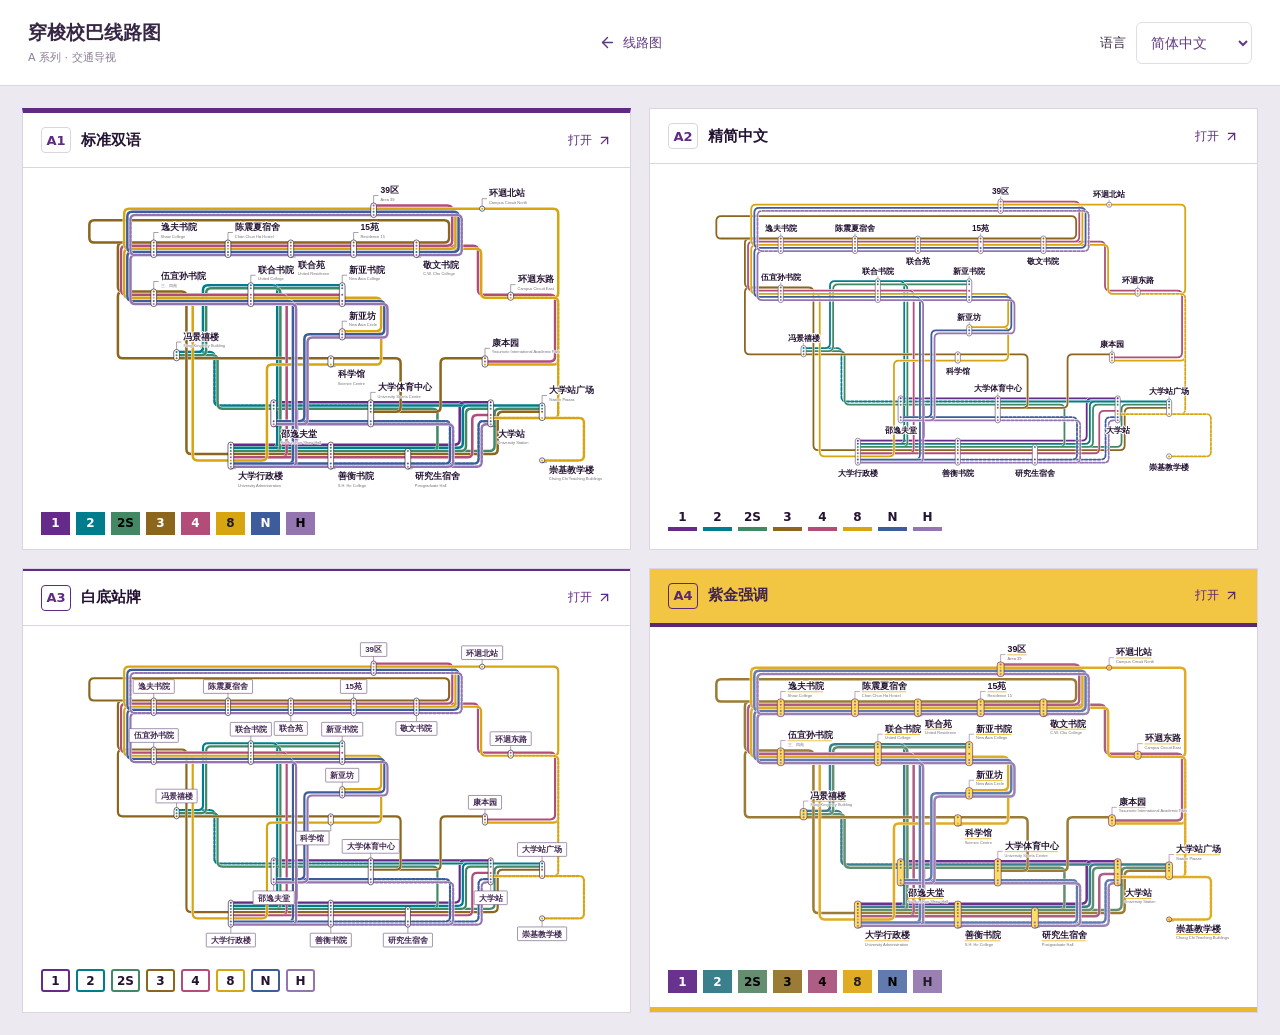
<file: demos/shuttle-atlas/compare-a.html>
<!doctype html>
<html lang="zh-CN">
<head>
  <meta name="robots" content="noindex, follow">
  <meta charset="utf-8">
  <meta name="viewport" content="width=device-width, initial-scale=1">
  <meta name="theme-color" content="#602b83">
  <title>中大校巴线路图 · A 系列比较</title>
  <link rel="stylesheet" href="compare.css?v=0efcc8ed3c358ff1">
  <link rel="stylesheet" href="../../assets/i18n.css?v=4cece3170833afe0">
  <script src="../../assets/vendor/opencc-full.js?v=95b04abf136d9c28"></script>
  <script src="../../assets/i18n.js?v=6fbff5fba789a6f7"></script>
  <script src="atlas-i18n.js?v=71ca1ca53b38f538"></script>
  <script defer src="../ui-modes/assets/lucide.js?v=3411692820cb8d47"></script>
  <script defer src="../../data/cuhk_bus_routes.js?v=3a29ca0e8602027c"></script>
  <script defer src="../../data/transport_route_schemes.js?v=1cae822168fa0e6a"></script>
  <script defer src="topology.js?v=91777a0d3ff40055"></script>
  <script defer src="designs.js?v=40ae2e2733f08f83"></script>
  <script defer src="compare.js?v=6b7ea1335eb33ca7"></script>
</head>
<body data-family="a">
  <header class="comparison-header"><div><h1>穿梭校巴线路图</h1><p>A 系列 · 交通导视</p></div><a href="./?style=a" class="back-link"><i data-lucide="arrow-left"></i>线路图</a></header>
  <main id="comparison-grid" class="comparison-grid" aria-label="A系列四种样式比较"></main>
</body>
</html>
</file>
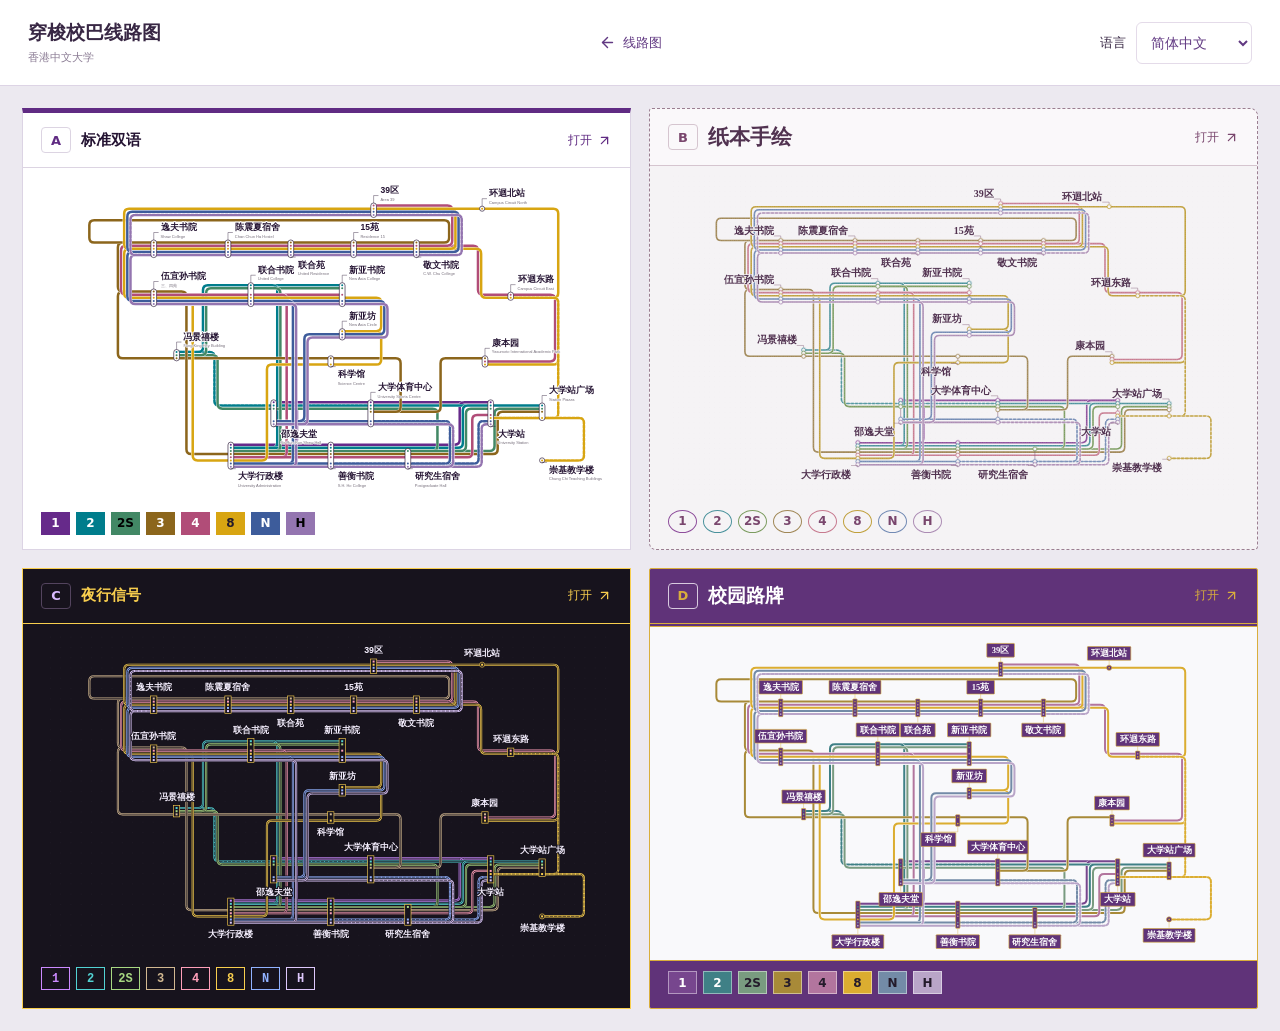
<file: demos/shuttle-atlas/compare.html>
<!doctype html>
<html lang="zh-CN">
<head>
  <meta name="robots" content="noindex, follow">
  <meta charset="utf-8">
  <meta name="viewport" content="width=device-width, initial-scale=1">
  <meta name="theme-color" content="#613982">
  <title>中大校巴线路图 · 四版比较</title>
  <link rel="stylesheet" href="compare.css?v=0efcc8ed3c358ff1">
  <link rel="stylesheet" href="../../assets/i18n.css?v=4cece3170833afe0">
  <script src="../../assets/vendor/opencc-full.js?v=95b04abf136d9c28"></script>
  <script src="../../assets/i18n.js?v=6fbff5fba789a6f7"></script>
  <script src="atlas-i18n.js?v=71ca1ca53b38f538"></script>
  <script defer src="../ui-modes/assets/lucide.js?v=3411692820cb8d47"></script>
  <script defer src="../../data/cuhk_bus_routes.js?v=3a29ca0e8602027c"></script>
  <script defer src="../../data/transport_route_schemes.js?v=1cae822168fa0e6a"></script>
  <script defer src="topology.js?v=91777a0d3ff40055"></script>
  <script defer src="designs.js?v=40ae2e2733f08f83"></script>
  <script defer src="compare.js?v=6b7ea1335eb33ca7"></script>
</head>
<body>
  <header class="comparison-header"><div><h1>穿梭校巴线路图</h1><p>香港中文大学</p></div><a href="./" class="back-link"><i data-lucide="arrow-left"></i>线路图</a></header>
  <main id="comparison-grid" class="comparison-grid" aria-label="四种样式比较"></main>
</body>
</html>
</file>
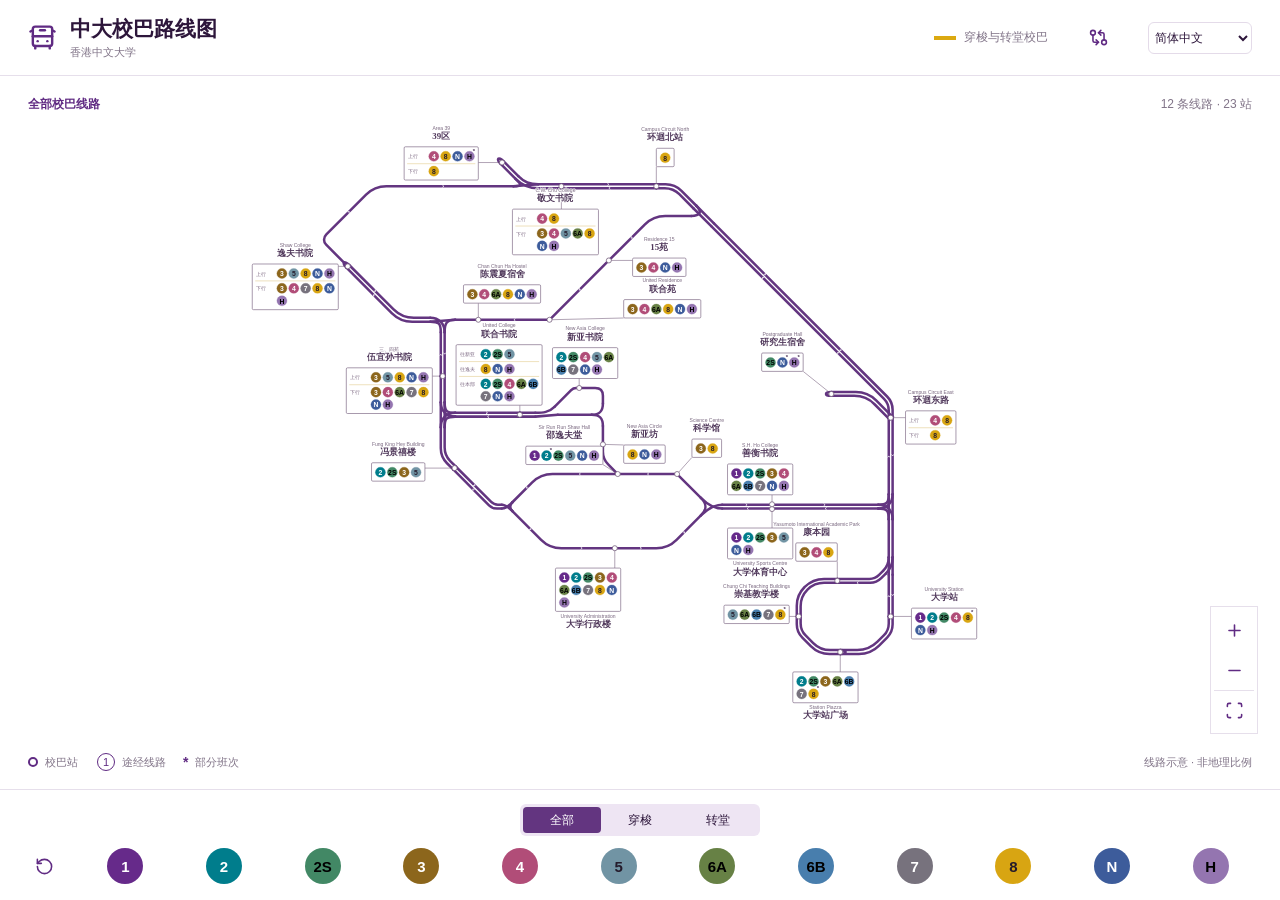
<file: demos/shuttle-atlas/road-map.html>
<!doctype html>
<html lang="zh-CN">
<head>
  <link rel="canonical" href="https://cuhk-campus-guide.github.io/demos/shuttle-atlas/">
  <meta charset="utf-8">
  <meta name="viewport" content="width=device-width, initial-scale=1, viewport-fit=cover">
  <meta name="theme-color" content="#ffffff">
  <title>中大校巴路线图 · 道路骨架版</title>
  <link rel="stylesheet" href="single-line.css?v=1c7a821556fa3517">
  <link rel="stylesheet" href="../../assets/i18n.css?v=4cece3170833afe0">
  <script src="../../assets/vendor/opencc-full.js?v=95b04abf136d9c28"></script>
  <script src="../../assets/i18n.js?v=6fbff5fba789a6f7"></script>
  <script src="atlas-i18n.js?v=71ca1ca53b38f538"></script>
  <link rel="stylesheet" href="road-map.css?v=ccdcbb044df56d05">
  <script defer src="../ui-modes/assets/lucide.js?v=3411692820cb8d47"></script>
  <script defer src="../../data/cuhk_bus_routes.js?v=3a29ca0e8602027c"></script>
  <script defer src="../../data/transport_route_schemes.js?v=1cae822168fa0e6a"></script>
  <script defer src="topology.js?v=91777a0d3ff40055"></script>
  <script defer src="designs.js?v=40ae2e2733f08f83"></script>
  <script defer src="road-map-model.js?v=8e88b5d7ef1a46c9"></script>
  <script defer src="road-map.js?v=0ac9fa0ec8cfca2d"></script>
</head>
<body>
  <div class="app">
    <header>
      <div class="identity"><i data-lucide="bus-front" aria-hidden="true"></i><div><h1>中大校巴路线图</h1><p>香港中文大学</p></div></div>
      <div class="edition"><span></span>穿梭与转堂校巴</div>
      <a class="icon-button" href="./" aria-label="查看 A1 并线版" data-tooltip="A1 并线版"><i data-lucide="git-compare-arrows"></i></a>
    </header>
    <main>
      <div class="map-status"><span id="caption">全部校巴线路</span><span id="count">12 条线路 · 23 站</span></div>
      <div id="map" tabindex="0" aria-label="可缩放校巴路线图"><svg id="network" xmlns="http://www.w3.org/2000/svg" role="group" aria-label="校巴道路、方向与站牌"><g id="drawing"></g></svg></div>
      <aside id="detail" hidden aria-live="polite"></aside>
      <div class="tools"><button class="icon-button" id="zoom-in" aria-label="放大" data-tooltip="放大"><i data-lucide="plus"></i></button><button class="icon-button" id="zoom-out" aria-label="缩小" data-tooltip="缩小"><i data-lucide="minus"></i></button><button class="icon-button" id="fit" aria-label="查看全图" data-tooltip="查看全图"><i data-lucide="scan"></i></button></div>
      <div class="map-note"><span class="legend-dot"></span>校巴站<span class="legend-number">1</span>途经线路<span class="conditional-key">*</span>部分班次<span class="note-end">线路示意 · 非地理比例</span></div>
    </main>
    <footer><nav class="service-filter" aria-label="服务类别"><button data-group="all" aria-pressed="true">全部</button><button data-group="shuttle" aria-pressed="false">穿梭</button><button data-group="meet" aria-pressed="false">转堂</button></nav><button id="reset" class="icon-button" aria-label="全部线路" data-tooltip="全部线路"><i data-lucide="rotate-ccw"></i></button><nav id="routes" aria-label="选择校巴线路"></nav></footer>
  </div>
</body>
</html>
</file>
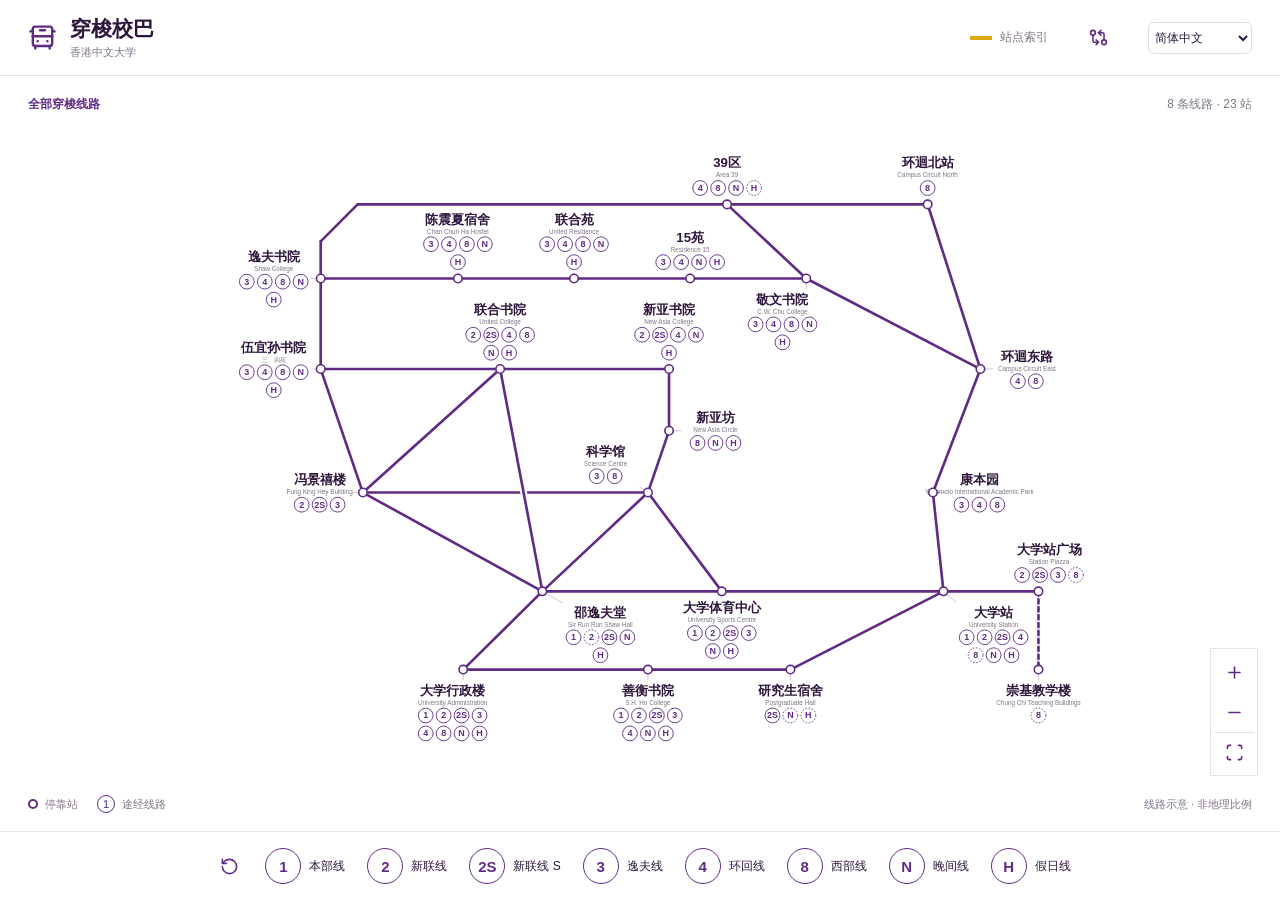
<file: demos/shuttle-atlas/single-line.html>
<!doctype html>
<html lang="zh-CN">
<head>
  <link rel="canonical" href="https://cuhk-campus-guide.github.io/demos/shuttle-atlas/">
  <meta charset="utf-8">
  <meta name="viewport" content="width=device-width, initial-scale=1, viewport-fit=cover">
  <meta name="theme-color" content="#ffffff">
  <title>中大校巴 · 站点索引版</title>
  <link rel="stylesheet" href="single-line.css?v=1c7a821556fa3517">
  <link rel="stylesheet" href="../../assets/i18n.css?v=4cece3170833afe0">
  <script src="../../assets/vendor/opencc-full.js?v=95b04abf136d9c28"></script>
  <script src="../../assets/i18n.js?v=6fbff5fba789a6f7"></script>
  <script src="atlas-i18n.js?v=71ca1ca53b38f538"></script>
  <script defer src="../ui-modes/assets/lucide.js?v=3411692820cb8d47"></script>
  <script defer src="../../data/cuhk_bus_routes.js?v=3a29ca0e8602027c"></script>
  <script defer src="../../data/transport_route_schemes.js?v=1cae822168fa0e6a"></script>
  <script defer src="topology.js?v=91777a0d3ff40055"></script>
  <script defer src="single-line-model.js?v=aee7000bc9bb4fab"></script>
  <script defer src="single-line.js?v=55e6f97fa7cc2611"></script>
</head>
<body>
  <div class="app">
    <header>
      <div class="identity"><i data-lucide="bus-front" aria-hidden="true"></i><div><h1>穿梭校巴</h1><p>香港中文大学</p></div></div>
      <div class="edition"><span></span>站点索引</div>
      <a class="icon-button" href="./" aria-label="查看 A1 并线版" data-tooltip="A1 并线版"><i data-lucide="git-compare-arrows"></i></a>
    </header>
    <main>
      <div class="map-status"><span id="caption">全部穿梭线路</span><span id="count">8 条线路 · 23 站</span></div>
      <div id="map" tabindex="0" aria-label="可缩放穿梭校巴拓扑图">
        <svg id="network" xmlns="http://www.w3.org/2000/svg" role="group" aria-label="站点与途经线路"><g id="drawing"></g></svg>
      </div>
      <aside id="detail" hidden aria-live="polite"></aside>
      <div class="tools">
        <button class="icon-button" id="zoom-in" aria-label="放大" data-tooltip="放大"><i data-lucide="plus"></i></button>
        <button class="icon-button" id="zoom-out" aria-label="缩小" data-tooltip="缩小"><i data-lucide="minus"></i></button>
        <button class="icon-button" id="fit" aria-label="查看全图" data-tooltip="查看全图"><i data-lucide="scan"></i></button>
      </div>
      <div class="map-note"><span class="legend-dot"></span>停靠站<span class="legend-number">1</span>途经线路<span class="note-end">线路示意 · 非地理比例</span></div>
    </main>
    <footer><button id="reset" class="icon-button" aria-label="全部线路" data-tooltip="全部线路"><i data-lucide="rotate-ccw"></i></button><nav id="routes" aria-label="选择校巴线路"></nav></footer>
  </div>
</body>
</html>
</file>
<file: assets/i18n.css>
.cuhk-language-picker{display:flex;align-items:center;gap:10px;min-width:0;color:inherit;font:inherit;letter-spacing:0}
.cuhk-language-picker>span{font-size:13px;flex:none}
.cuhk-language-select{min-width:0;max-width:200px;width:100%;min-height:42px;border:1px solid var(--line,#e4dbe9);border-radius:6px;padding:8px 28px 8px 10px;background:var(--paper,#fff);color:var(--ink,#613982);font:inherit;font-size:14px;letter-spacing:0;cursor:pointer}
.cuhk-language-select:focus-visible{outline:3px solid #e8b731;outline-offset:2px}
.cuhk-language-select:disabled{opacity:.5;cursor:default}
.guide-menu .cuhk-language-picker{padding:8px 0 14px}.guide-menu .cuhk-language-select{max-width:none;flex:1}
html[lang="en"] .guide-menu-brand>span{display:none}
html[lang="en"] .guide-tabs{overflow-x:auto;justify-content:flex-start}
html[lang="en"] .guide-tabs button{flex:none;white-space:nowrap}
html[lang="en"] .guide-result-copy strong,html[lang="en"] .guide-detail-body h2,html[lang="en"] .vehicle-popup strong{overflow-wrap:anywhere}
html[lang="en"] .guide-map-label{font-size:10px;white-space:nowrap;overflow:hidden;text-overflow:ellipsis}
html[lang="en"] .guide-menu button,html[lang="en"] .guide-menu a{min-width:0;white-space:normal;line-height:1.35}
</file>
<file: demos/ui-modes/assets/leaflet.css>
/* required styles */

.leaflet-pane,
.leaflet-tile,
.leaflet-marker-icon,
.leaflet-marker-shadow,
.leaflet-tile-container,
.leaflet-pane > svg,
.leaflet-pane > canvas,
.leaflet-zoom-box,
.leaflet-image-layer,
.leaflet-layer {
	position: absolute;
	left: 0;
	top: 0;
	}
.leaflet-container {
	overflow: hidden;
	}
.leaflet-tile,
.leaflet-marker-icon,
.leaflet-marker-shadow {
	-webkit-user-select: none;
	   -moz-user-select: none;
	        user-select: none;
	  -webkit-user-drag: none;
	}
/* Prevents IE11 from highlighting tiles in blue */
.leaflet-tile::selection {
	background: transparent;
}
/* Safari renders non-retina tile on retina better with this, but Chrome is worse */
.leaflet-safari .leaflet-tile {
	image-rendering: -webkit-optimize-contrast;
	}
/* hack that prevents hw layers "stretching" when loading new tiles */
.leaflet-safari .leaflet-tile-container {
	width: 1600px;
	height: 1600px;
	-webkit-transform-origin: 0 0;
	}
.leaflet-marker-icon,
.leaflet-marker-shadow {
	display: block;
	}
/* .leaflet-container svg: reset svg max-width decleration shipped in Joomla! (joomla.org) 3.x */
/* .leaflet-container img: map is broken in FF if you have max-width: 100% on tiles */
.leaflet-container .leaflet-overlay-pane svg {
	max-width: none !important;
	max-height: none !important;
	}
.leaflet-container .leaflet-marker-pane img,
.leaflet-container .leaflet-shadow-pane img,
.leaflet-container .leaflet-tile-pane img,
.leaflet-container img.leaflet-image-layer,
.leaflet-container .leaflet-tile {
	max-width: none !important;
	max-height: none !important;
	width: auto;
	padding: 0;
	}

.leaflet-container img.leaflet-tile {
	/* See: https://bugs.chromium.org/p/chromium/issues/detail?id=600120 */
	mix-blend-mode: plus-lighter;
}

.leaflet-container.leaflet-touch-zoom {
	-ms-touch-action: pan-x pan-y;
	touch-action: pan-x pan-y;
	}
.leaflet-container.leaflet-touch-drag {
	-ms-touch-action: pinch-zoom;
	/* Fallback for FF which doesn't support pinch-zoom */
	touch-action: none;
	touch-action: pinch-zoom;
}
.leaflet-container.leaflet-touch-drag.leaflet-touch-zoom {
	-ms-touch-action: none;
	touch-action: none;
}
.leaflet-container {
	-webkit-tap-highlight-color: transparent;
}
.leaflet-container a {
	-webkit-tap-highlight-color: rgba(51, 181, 229, 0.4);
}
.leaflet-tile {
	filter: inherit;
	visibility: hidden;
	}
.leaflet-tile-loaded {
	visibility: inherit;
	}
.leaflet-zoom-box {
	width: 0;
	height: 0;
	-moz-box-sizing: border-box;
	     box-sizing: border-box;
	z-index: 800;
	}
/* workaround for https://bugzilla.mozilla.org/show_bug.cgi?id=888319 */
.leaflet-overlay-pane svg {
	-moz-user-select: none;
	}

.leaflet-pane         { z-index: 400; }

.leaflet-tile-pane    { z-index: 200; }
.leaflet-overlay-pane { z-index: 400; }
.leaflet-shadow-pane  { z-index: 500; }
.leaflet-marker-pane  { z-index: 600; }
.leaflet-tooltip-pane   { z-index: 650; }
.leaflet-popup-pane   { z-index: 700; }

.leaflet-map-pane canvas { z-index: 100; }
.leaflet-map-pane svg    { z-index: 200; }

.leaflet-vml-shape {
	width: 1px;
	height: 1px;
	}
.lvml {
	behavior: url(#default#VML);
	display: inline-block;
	position: absolute;
	}


/* control positioning */

.leaflet-control {
	position: relative;
	z-index: 800;
	pointer-events: visiblePainted; /* IE 9-10 doesn't have auto */
	pointer-events: auto;
	}
.leaflet-top,
.leaflet-bottom {
	position: absolute;
	z-index: 1000;
	pointer-events: none;
	}
.leaflet-top {
	top: 0;
	}
.leaflet-right {
	right: 0;
	}
.leaflet-bottom {
	bottom: 0;
	}
.leaflet-left {
	left: 0;
	}
.leaflet-control {
	float: left;
	clear: both;
	}
.leaflet-right .leaflet-control {
	float: right;
	}
.leaflet-top .leaflet-control {
	margin-top: 10px;
	}
.leaflet-bottom .leaflet-control {
	margin-bottom: 10px;
	}
.leaflet-left .leaflet-control {
	margin-left: 10px;
	}
.leaflet-right .leaflet-control {
	margin-right: 10px;
	}


/* zoom and fade animations */

.leaflet-fade-anim .leaflet-popup {
	opacity: 0;
	-webkit-transition: opacity 0.2s linear;
	   -moz-transition: opacity 0.2s linear;
	        transition: opacity 0.2s linear;
	}
.leaflet-fade-anim .leaflet-map-pane .leaflet-popup {
	opacity: 1;
	}
.leaflet-zoom-animated {
	-webkit-transform-origin: 0 0;
	    -ms-transform-origin: 0 0;
	        transform-origin: 0 0;
	}
svg.leaflet-zoom-animated {
	will-change: transform;
}

.leaflet-zoom-anim .leaflet-zoom-animated {
	-webkit-transition: -webkit-transform 0.25s cubic-bezier(0,0,0.25,1);
	   -moz-transition:    -moz-transform 0.25s cubic-bezier(0,0,0.25,1);
	        transition:         transform 0.25s cubic-bezier(0,0,0.25,1);
	}
.leaflet-zoom-anim .leaflet-tile,
.leaflet-pan-anim .leaflet-tile {
	-webkit-transition: none;
	   -moz-transition: none;
	        transition: none;
	}

.leaflet-zoom-anim .leaflet-zoom-hide {
	visibility: hidden;
	}


/* cursors */

.leaflet-interactive {
	cursor: pointer;
	}
.leaflet-grab {
	cursor: -webkit-grab;
	cursor:    -moz-grab;
	cursor:         grab;
	}
.leaflet-crosshair,
.leaflet-crosshair .leaflet-interactive {
	cursor: crosshair;
	}
.leaflet-popup-pane,
.leaflet-control {
	cursor: auto;
	}
.leaflet-dragging .leaflet-grab,
.leaflet-dragging .leaflet-grab .leaflet-interactive,
.leaflet-dragging .leaflet-marker-draggable {
	cursor: move;
	cursor: -webkit-grabbing;
	cursor:    -moz-grabbing;
	cursor:         grabbing;
	}

/* marker & overlays interactivity */
.leaflet-marker-icon,
.leaflet-marker-shadow,
.leaflet-image-layer,
.leaflet-pane > svg path,
.leaflet-tile-container {
	pointer-events: none;
	}

.leaflet-marker-icon.leaflet-interactive,
.leaflet-image-layer.leaflet-interactive,
.leaflet-pane > svg path.leaflet-interactive,
svg.leaflet-image-layer.leaflet-interactive path {
	pointer-events: visiblePainted; /* IE 9-10 doesn't have auto */
	pointer-events: auto;
	}

/* visual tweaks */

.leaflet-container {
	background: #ddd;
	outline-offset: 1px;
	}
.leaflet-container a {
	color: #0078A8;
	}
.leaflet-zoom-box {
	border: 2px dotted #38f;
	background: rgba(255,255,255,0.5);
	}


/* general typography */
.leaflet-container {
	font-family: "Helvetica Neue", Arial, Helvetica, sans-serif;
	font-size: 12px;
	font-size: 0.75rem;
	line-height: 1.5;
	}


/* general toolbar styles */

.leaflet-bar {
	box-shadow: 0 1px 5px rgba(0,0,0,0.65);
	border-radius: 4px;
	}
.leaflet-bar a {
	background-color: #fff;
	border-bottom: 1px solid #ccc;
	width: 26px;
	height: 26px;
	line-height: 26px;
	display: block;
	text-align: center;
	text-decoration: none;
	color: black;
	}
.leaflet-bar a,
.leaflet-control-layers-toggle {
	background-position: 50% 50%;
	background-repeat: no-repeat;
	display: block;
	}
.leaflet-bar a:hover,
.leaflet-bar a:focus {
	background-color: #f4f4f4;
	}
.leaflet-bar a:first-child {
	border-top-left-radius: 4px;
	border-top-right-radius: 4px;
	}
.leaflet-bar a:last-child {
	border-bottom-left-radius: 4px;
	border-bottom-right-radius: 4px;
	border-bottom: none;
	}
.leaflet-bar a.leaflet-disabled {
	cursor: default;
	background-color: #f4f4f4;
	color: #bbb;
	}

.leaflet-touch .leaflet-bar a {
	width: 30px;
	height: 30px;
	line-height: 30px;
	}
.leaflet-touch .leaflet-bar a:first-child {
	border-top-left-radius: 2px;
	border-top-right-radius: 2px;
	}
.leaflet-touch .leaflet-bar a:last-child {
	border-bottom-left-radius: 2px;
	border-bottom-right-radius: 2px;
	}

/* zoom control */

.leaflet-control-zoom-in,
.leaflet-control-zoom-out {
	font: bold 18px 'Lucida Console', Monaco, monospace;
	text-indent: 1px;
	}

.leaflet-touch .leaflet-control-zoom-in, .leaflet-touch .leaflet-control-zoom-out  {
	font-size: 22px;
	}


/* layers control */

.leaflet-control-layers {
	box-shadow: 0 1px 5px rgba(0,0,0,0.4);
	background: #fff;
	border-radius: 5px;
	}
.leaflet-control-layers-toggle {
	background-image: url(images/layers.png);
	width: 36px;
	height: 36px;
	}
.leaflet-retina .leaflet-control-layers-toggle {
	background-image: url(images/layers-2x.png);
	background-size: 26px 26px;
	}
.leaflet-touch .leaflet-control-layers-toggle {
	width: 44px;
	height: 44px;
	}
.leaflet-control-layers .leaflet-control-layers-list,
.leaflet-control-layers-expanded .leaflet-control-layers-toggle {
	display: none;
	}
.leaflet-control-layers-expanded .leaflet-control-layers-list {
	display: block;
	position: relative;
	}
.leaflet-control-layers-expanded {
	padding: 6px 10px 6px 6px;
	color: #333;
	background: #fff;
	}
.leaflet-control-layers-scrollbar {
	overflow-y: scroll;
	overflow-x: hidden;
	padding-right: 5px;
	}
.leaflet-control-layers-selector {
	margin-top: 2px;
	position: relative;
	top: 1px;
	}
.leaflet-control-layers label {
	display: block;
	font-size: 13px;
	font-size: 1.08333em;
	}
.leaflet-control-layers-separator {
	height: 0;
	border-top: 1px solid #ddd;
	margin: 5px -10px 5px -6px;
	}

/* Default icon URLs */
.leaflet-default-icon-path { /* used only in path-guessing heuristic, see L.Icon.Default */
	background-image: url(images/marker-icon.png);
	}


/* attribution and scale controls */

.leaflet-container .leaflet-control-attribution {
	background: #fff;
	background: rgba(255, 255, 255, 0.8);
	margin: 0;
	}
.leaflet-control-attribution,
.leaflet-control-scale-line {
	padding: 0 5px;
	color: #333;
	line-height: 1.4;
	}
.leaflet-control-attribution a {
	text-decoration: none;
	}
.leaflet-control-attribution a:hover,
.leaflet-control-attribution a:focus {
	text-decoration: underline;
	}
.leaflet-attribution-flag {
	display: inline !important;
	vertical-align: baseline !important;
	width: 1em;
	height: 0.6669em;
	}
.leaflet-left .leaflet-control-scale {
	margin-left: 5px;
	}
.leaflet-bottom .leaflet-control-scale {
	margin-bottom: 5px;
	}
.leaflet-control-scale-line {
	border: 2px solid #777;
	border-top: none;
	line-height: 1.1;
	padding: 2px 5px 1px;
	white-space: nowrap;
	-moz-box-sizing: border-box;
	     box-sizing: border-box;
	background: rgba(255, 255, 255, 0.8);
	text-shadow: 1px 1px #fff;
	}
.leaflet-control-scale-line:not(:first-child) {
	border-top: 2px solid #777;
	border-bottom: none;
	margin-top: -2px;
	}
.leaflet-control-scale-line:not(:first-child):not(:last-child) {
	border-bottom: 2px solid #777;
	}

.leaflet-touch .leaflet-control-attribution,
.leaflet-touch .leaflet-control-layers,
.leaflet-touch .leaflet-bar {
	box-shadow: none;
	}
.leaflet-touch .leaflet-control-layers,
.leaflet-touch .leaflet-bar {
	border: 2px solid rgba(0,0,0,0.2);
	background-clip: padding-box;
	}


/* popup */

.leaflet-popup {
	position: absolute;
	text-align: center;
	margin-bottom: 20px;
	}
.leaflet-popup-content-wrapper {
	padding: 1px;
	text-align: left;
	border-radius: 12px;
	}
.leaflet-popup-content {
	margin: 13px 24px 13px 20px;
	line-height: 1.3;
	font-size: 13px;
	font-size: 1.08333em;
	min-height: 1px;
	}
.leaflet-popup-content p {
	margin: 17px 0;
	margin: 1.3em 0;
	}
.leaflet-popup-tip-container {
	width: 40px;
	height: 20px;
	position: absolute;
	left: 50%;
	margin-top: -1px;
	margin-left: -20px;
	overflow: hidden;
	pointer-events: none;
	}
.leaflet-popup-tip {
	width: 17px;
	height: 17px;
	padding: 1px;

	margin: -10px auto 0;
	pointer-events: auto;

	-webkit-transform: rotate(45deg);
	   -moz-transform: rotate(45deg);
	    -ms-transform: rotate(45deg);
	        transform: rotate(45deg);
	}
.leaflet-popup-content-wrapper,
.leaflet-popup-tip {
	background: white;
	color: #333;
	box-shadow: 0 3px 14px rgba(0,0,0,0.4);
	}
.leaflet-container a.leaflet-popup-close-button {
	position: absolute;
	top: 0;
	right: 0;
	border: none;
	text-align: center;
	width: 24px;
	height: 24px;
	font: 16px/24px Tahoma, Verdana, sans-serif;
	color: #757575;
	text-decoration: none;
	background: transparent;
	}
.leaflet-container a.leaflet-popup-close-button:hover,
.leaflet-container a.leaflet-popup-close-button:focus {
	color: #585858;
	}
.leaflet-popup-scrolled {
	overflow: auto;
	}

.leaflet-oldie .leaflet-popup-content-wrapper {
	-ms-zoom: 1;
	}
.leaflet-oldie .leaflet-popup-tip {
	width: 24px;
	margin: 0 auto;

	-ms-filter: "progid:DXImageTransform.Microsoft.Matrix(M11=0.70710678, M12=0.70710678, M21=-0.70710678, M22=0.70710678)";
	filter: progid:DXImageTransform.Microsoft.Matrix(M11=0.70710678, M12=0.70710678, M21=-0.70710678, M22=0.70710678);
	}

.leaflet-oldie .leaflet-control-zoom,
.leaflet-oldie .leaflet-control-layers,
.leaflet-oldie .leaflet-popup-content-wrapper,
.leaflet-oldie .leaflet-popup-tip {
	border: 1px solid #999;
	}


/* div icon */

.leaflet-div-icon {
	background: #fff;
	border: 1px solid #666;
	}


/* Tooltip */
/* Base styles for the element that has a tooltip */
.leaflet-tooltip {
	position: absolute;
	padding: 6px;
	background-color: #fff;
	border: 1px solid #fff;
	border-radius: 3px;
	color: #222;
	white-space: nowrap;
	-webkit-user-select: none;
	-moz-user-select: none;
	-ms-user-select: none;
	user-select: none;
	pointer-events: none;
	box-shadow: 0 1px 3px rgba(0,0,0,0.4);
	}
.leaflet-tooltip.leaflet-interactive {
	cursor: pointer;
	pointer-events: auto;
	}
.leaflet-tooltip-top:before,
.leaflet-tooltip-bottom:before,
.leaflet-tooltip-left:before,
.leaflet-tooltip-right:before {
	position: absolute;
	pointer-events: none;
	border: 6px solid transparent;
	background: transparent;
	content: "";
	}

/* Directions */

.leaflet-tooltip-bottom {
	margin-top: 6px;
}
.leaflet-tooltip-top {
	margin-top: -6px;
}
.leaflet-tooltip-bottom:before,
.leaflet-tooltip-top:before {
	left: 50%;
	margin-left: -6px;
	}
.leaflet-tooltip-top:before {
	bottom: 0;
	margin-bottom: -12px;
	border-top-color: #fff;
	}
.leaflet-tooltip-bottom:before {
	top: 0;
	margin-top: -12px;
	margin-left: -6px;
	border-bottom-color: #fff;
	}
.leaflet-tooltip-left {
	margin-left: -6px;
}
.leaflet-tooltip-right {
	margin-left: 6px;
}
.leaflet-tooltip-left:before,
.leaflet-tooltip-right:before {
	top: 50%;
	margin-top: -6px;
	}
.leaflet-tooltip-left:before {
	right: 0;
	margin-right: -12px;
	border-left-color: #fff;
	}
.leaflet-tooltip-right:before {
	left: 0;
	margin-left: -12px;
	border-right-color: #fff;
	}

/* Printing */

@media print {
	/* Prevent printers from removing background-images of controls. */
	.leaflet-control {
		-webkit-print-color-adjust: exact;
		print-color-adjust: exact;
		}
	}
</file>
<file: assets/campus_guide.css>
:root { --guide-purple:#613982; --guide-gold:#d7a62a; --guide-bg:#fff; --guide-paper:#f9f8fb; --guide-soft:#f1edf6; --guide-text:#2b2432; --guide-muted:#71617c; --guide-line:#e9e3ed; --guide-shadow:#38214612; --guide-on-primary:#fff; }
body[data-guide-theme="dark"] { --guide-purple:#d0b0e5; --guide-gold:#ffd65a; --guide-bg:#28252f; --guide-paper:#1f1d27; --guide-soft:#392e45; --guide-text:#f1edf5; --guide-muted:#b8adc2; --guide-line:#4a4353; --guide-shadow:#0003; --guide-on-primary:#2d1c39; }
.guide button, .guide input { font:inherit; color:inherit; }
.guide button { cursor:pointer; }
.guide [hidden], .guide[hidden] { display:none !important; }
.guide button:focus-visible, .guide a:focus-visible, .guide input:focus-visible { outline:3px solid var(--guide-gold); outline-offset:2px; }
.guide { color:var(--guide-text); font:13px/1.5 -apple-system,BlinkMacSystemFont,"PingFang SC","Microsoft YaHei",sans-serif; letter-spacing:0; }
.guide *, .bus-route-dock * { box-sizing:border-box; letter-spacing:0; }
.guide svg { width:18px; height:18px; flex:none; stroke-width:1.8; }
.guide-header { position:fixed; z-index:1100; top:calc(12px + env(safe-area-inset-top)); left:12px; width:min(310px,calc(100% - 72px)); display:flex; gap:6px; }
.guide-icon, .guide-search-trigger { border:1px solid var(--guide-line); border-radius:6px; background:var(--guide-bg); color:var(--guide-purple) !important; min-height:40px; box-shadow:0 3px 12px var(--guide-shadow); }
.guide-icon { display:grid; place-items:center; width:40px; height:40px; flex:none; padding:0; }
.guide-search-trigger { display:flex; align-items:center; gap:9px; min-width:0; flex:1; padding:0 12px; text-align:left; }
.guide-search-trigger span { color:var(--guide-muted); }
.guide-search-trigger span { overflow:hidden; text-overflow:ellipsis; white-space:nowrap; }
.guide-layer { position:fixed; inset:0; z-index:1200; }
.guide-scrim { position:absolute; inset:0; background:#231a303b; border:0; width:100%; height:100%; cursor:default !important; }
.guide-sheet { position:absolute; top:calc(12px + env(safe-area-inset-top)); left:12px; width:min(380px,calc(100% - 24px)); max-height:calc(100dvh - 24px - env(safe-area-inset-top) - env(safe-area-inset-bottom)); overflow:hidden; display:flex; flex-direction:column; background:var(--guide-bg); border:1px solid var(--guide-line); border-radius:8px; box-shadow:0 8px 32px var(--guide-shadow); }
.guide-sheet:focus { outline:none; }
.guide-sheet[data-layout="menu"] { inset:0 auto 0 0; width:248px; max-width:80%; max-height:none; border:0; border-right:1px solid var(--guide-line); border-radius:0; box-shadow:none; }
.guide-search-row { display:flex; flex:none; align-items:center; gap:10px; padding:10px 12px; }
.guide-search-row strong { font-size:15px; font-weight:600; }
.guide-search-row .guide-icon, .guide-input-row .guide-icon { box-shadow:none; border:0; width:32px; height:34px; min-height:34px; background:transparent; }
.guide-input-row { display:flex; flex:none; align-items:center; gap:9px; height:44px; margin:0 14px; padding:0 10px; border:1px solid var(--guide-purple); border-radius:5px; background:var(--guide-paper); color:var(--guide-purple); }
.guide-input-row input { min-width:0; flex:1; width:0; border:0; background:transparent; height:40px; padding:0; color:var(--guide-text); font-size:16px; }
.guide-input-row input:focus { outline:none; }
.guide-input-row:focus-within { box-shadow:0 0 0 2px var(--guide-soft); }
.guide-input-row input::-webkit-search-cancel-button { display:none; }
.guide-input-row input::placeholder { color:var(--guide-muted); font-size:13px; }
.guide-tabs { display:flex; gap:4px; flex:none; padding:6px 14px 0; }
.guide-tabs button { min-width:0; flex:1; border:0; border-bottom:2px solid transparent; padding:10px 2px; background:transparent; color:var(--guide-muted); font-size:12px; white-space:nowrap; }
.guide-tabs button[aria-selected="true"] { color:var(--guide-purple); border-color:var(--guide-purple); font-weight:600; }
.guide-search-status { flex:none; padding:12px 16px 4px; color:var(--guide-muted); font-size:11px; }
.guide-results { overflow:auto; overscroll-behavior:contain; min-height:64px; max-height:min(480px,calc(100dvh - 220px - env(safe-area-inset-top) - env(safe-area-inset-bottom))); padding:0 14px 8px; }
.guide-result { width:100%; display:flex; gap:10px; text-align:left; align-items:center; min-height:68px; padding:12px 2px; border:0; border-bottom:1px solid var(--guide-line); background:transparent; }
.guide-result:hover { background:var(--guide-soft); }
.guide-result-symbol { display:grid; place-items:center; flex:none; width:32px; height:34px; border-radius:5px; background:var(--guide-soft); color:var(--guide-purple); }
.guide-result-symbol img { display:block; width:28px; height:28px; object-fit:contain; }
.guide-result-routes { display:block; white-space:pre-line; font-size:13px; line-height:1.5; color:var(--guide-text); overflow-wrap:anywhere; }
.guide-result > svg { width:13px; height:13px; opacity:.6; }
.guide-result-copy { min-width:0; flex:1; }
.guide-result strong { display:block; font-size:13px; font-weight:550; overflow-wrap:anywhere; line-height:1.5; }
.guide-result-english { display:block; margin-top:3px; font-size:11px; color:var(--guide-muted); line-height:1.5; overflow-wrap:anywhere; }
.guide-result small { display:block; font-size:10px; color:var(--guide-muted); margin-top:3px; overflow-wrap:anywhere; }
.guide-result.is-suspended { opacity:.65; background:var(--guide-soft); }
.guide-empty { display:flex; justify-content:center; align-items:center; gap:9px; margin:0; padding:28px 8px; min-height:85px; color:var(--guide-muted); text-align:center; }
.guide-menu { display:flex; flex-direction:column; padding:calc(26px + env(safe-area-inset-top)) 16px calc(24px + env(safe-area-inset-bottom)); gap:7px; overflow:auto; overscroll-behavior:contain; }
.guide-menu > * { flex-shrink:0; }
.walkway-popup .guide-popup { min-width:0; }
.walkway-popup .guide-popup p { font-size:13px; line-height:1.6; }
.walkway-popup time { white-space:nowrap; }
.walkway-route-badge span { display:flex; width:26px; height:26px; box-sizing:border-box; justify-content:center; align-items:center; border:1.5px solid; border-radius:6px; font:700 13px/1 -apple-system,BlinkMacSystemFont,"PingFang SC",sans-serif; box-shadow:0 1px 4px #30213b18; }
.walkway-route-badge span::after { content:""; position:absolute; top:26px; left:12px; height:11px; border-left:1.5px solid currentColor; pointer-events:none; }
.walkway-route-letter { display:inline-block; margin-right:7px; font-weight:750; }
.walkway-popup .walkway-duration { font-weight:650; color:var(--guide-purple); }
.walkway-popup hr { border:0; border-top:1px solid var(--guide-line); margin:12px 0; }
.guide-menu-heading { display:flex; align-items:center; gap:10px; padding:0 0 14px; color:var(--guide-purple); }
.guide-menu-heading .guide-icon { border:0; background:transparent; box-shadow:none; width:30px; }
.guide-menu-brand { padding:0 8px 20px; margin-bottom:6px; border-bottom:1px solid var(--guide-line); }
.guide-menu-brand strong { display:block; font-size:22px; font-weight:650; }
.guide-menu-brand span { display:block; margin-top:4px; font-size:12px; color:var(--guide-muted); }
.guide-menu button:not(.guide-icon), .guide-menu > a { display:flex; align-items:center; justify-content:flex-start; gap:12px; padding:0 10px; background:transparent; color:var(--guide-purple); border:1px solid transparent; border-radius:5px; min-height:44px; text-align:left; text-decoration:none; }
.guide-menu > button:hover, .guide-menu > a:hover { background:var(--guide-soft); }
.guide-menu button > svg:last-child:not(:first-child), .guide-menu a > svg:last-child { margin-left:auto; width:14px; opacity:.6; }
.guide-menu hr { border:0; border-top:1px solid var(--guide-line); width:100%; margin:12px 0; }
.guide-menu .guide-layer-toggle { border-color:var(--guide-line); }
.guide-menu .guide-layer-toggle[aria-pressed="true"] { background:var(--guide-purple); color:var(--guide-on-primary); border-color:var(--guide-purple); }
.guide-layer-state { margin-left:auto; width:5px; height:5px; border-radius:50%; background:currentColor; opacity:.5; }
.guide-theme-control { display:flex; padding:3px; gap:3px; margin:0 0 12px; border-radius:5px; background:var(--guide-soft); border:1px solid var(--guide-line); }
.guide-menu .guide-theme-control button { flex:1; min-width:0; min-height:32px; justify-content:center; gap:7px; padding:0 5px; font-size:12px; color:var(--guide-muted); border-radius:3px; }
.guide-theme-control button svg { width:15px; height:15px; }
.guide-menu .guide-theme-control button[aria-pressed="true"] { background:var(--guide-bg); color:var(--guide-purple); box-shadow:0 1px 3px var(--guide-shadow); }
body[data-guide-theme="dark"] .guide-theme-control button[aria-pressed="true"] { color:var(--guide-gold); }
.guide-detail-body { overflow:auto; padding:0 18px 22px; }
.guide-detail-body h2 { margin:5px 0; font-size:18px; font-weight:600; line-height:1.5; overflow-wrap:anywhere; }
.guide-detail-english { color:var(--guide-muted); font-size:12px; line-height:1.5; overflow-wrap:anywhere; }
.guide-detail-english:empty { display:none; }
.guide-detail-body p { margin:12px 0; white-space:pre-line; overflow-wrap:anywhere; }
.guide-detail-body .guide-meta { color:var(--guide-muted); font-size:13px; }
.guide-actions { display:flex; gap:8px; flex-wrap:wrap; }
.guide-actions a, .guide-actions button { display:inline-flex; align-items:center; justify-content:center; gap:7px; border:1px solid var(--guide-line); border-radius:5px; padding:9px 12px; color:var(--guide-purple); background:var(--guide-bg); text-decoration:none; min-height:40px; }
.guide-popup { min-width:180px; max-width:min(280px,calc(100vw - 72px)); }
.guide-popup h2 { font-size:16px; line-height:1.5; margin:0 0 6px; overflow-wrap:anywhere; }
.guide-popup p { margin:7px 0; white-space:pre-line; overflow-wrap:anywhere; }
.guide-popup .guide-popup-body { max-height:220px; overflow:auto; }
.guide-popup .guide-meta { color:var(--guide-muted); font-size:12px; }
.guide-selected-marker { filter:drop-shadow(0 2px 3px #23123866); }
.guide-navigation { position:fixed; z-index:1050; bottom:calc(66px + env(safe-area-inset-bottom)); left:50%; transform:translateX(-50%); width:min(520px,calc(100% - 24px)); }
.guide-nav-button { width:100%; min-height:50px; display:flex; align-items:center; justify-content:center; gap:10px; background:#613982; color:#fff !important; border:1px solid #613982; border-radius:7px; box-shadow:0 4px 18px #29133733; padding:10px 16px; }
.guide-nav-button span { min-width:0; overflow:hidden; text-overflow:ellipsis; white-space:nowrap; }
.guide-route-card { background:var(--guide-bg); border:1px solid var(--guide-line); border-radius:7px; padding:12px 14px; display:flex; align-items:center; gap:12px; }
.guide-route-card strong { display:block; }
.guide-route-card small { display:block; color:var(--guide-muted); font-size:12px; white-space:pre-line; }
.guide-route-card > div { min-width:0; flex:1; overflow-wrap:anywhere; }
.guide-toast { position:fixed; z-index:1500; bottom:calc(135px + env(safe-area-inset-bottom)); left:50%; transform:translateX(-50%); padding:12px 18px; max-width:calc(100% - 40px); border-radius:6px; background:var(--guide-bg); border:1px solid var(--guide-line); box-shadow:0 4px 20px #29133730; text-align:center; }
.guide-route-target { padding:0 16px 12px; color:var(--guide-purple); border-bottom:1px solid var(--guide-line); overflow-wrap:anywhere; }
.guide-current { margin:10px; border:1px solid var(--guide-line); border-radius:5px; background:var(--guide-soft); color:var(--guide-purple); padding:12px; display:flex; gap:10px; align-items:center; }
body.guide-enabled .view-mode-dock { display:none; }
body.guide-enabled .leaflet-top.leaflet-left { top:auto; left:auto; right:12px; bottom:178px; }
body.guide-enabled .leaflet-control-zoom { margin:0; border:1px solid var(--guide-line); border-radius:6px; box-shadow:0 3px 12px var(--guide-shadow); overflow:hidden; }
body.guide-enabled .leaflet-control-zoom a { background:var(--guide-bg); color:var(--guide-purple); width:38px; height:38px; line-height:38px; border-color:var(--guide-line); font-weight:400; }
.guide-recenter { position:fixed; z-index:1050; right:12px; bottom:130px; }
body.is-metro-mode .guide-recenter, body.guide-overlay-open .guide-recenter, body.guide-overlay-open .bus-route-dock { visibility:hidden; }
body.guide-enabled .leaflet-bottom.leaflet-right .leaflet-control-zoom { margin-right:12px; margin-bottom:178px; }
body.guide-enabled .loading[hidden] { display:none; }
body.guide-enabled .leaflet-top.leaflet-right { top:8px; }
body.guide-enabled .leaflet-control-layers { max-width:180px; max-height:calc(100dvh - 170px); overflow:auto; }
body.guide-enabled .leaflet-popup-content-wrapper, body.guide-enabled .leaflet-popup-tip { background:var(--guide-bg); color:var(--guide-text); }
body.guide-enabled .leaflet-popup-content-wrapper { border-radius:7px; box-shadow:0 4px 20px var(--guide-shadow); }
body.guide-enabled .leaflet-popup-content { font-size:13px; line-height:1.6; margin:14px; }
body.guide-enabled .leaflet-popup-close-button { color:var(--guide-muted); }
body.guide-enabled .leaflet-control-attribution { background:var(--guide-bg); color:var(--guide-muted); font-size:9px; }
body.guide-enabled .leaflet-control-attribution a { color:var(--guide-purple); }
body.is-metro-mode .guide-navigation { display:none; }
body.is-metro-mode .guide-search-trigger { display:none; }
body.guide-enabled #map { background:var(--guide-soft); }
.guide-map-label { color:var(--guide-muted); font:11px/18px -apple-system,"PingFang SC",sans-serif; text-align:center; white-space:nowrap; text-shadow:0 1px 2px var(--guide-bg),0 -1px 2px var(--guide-bg); }
body[data-guide-theme="dark"] .bus-route-dock { background:var(--guide-bg); border-color:var(--guide-line); color:var(--guide-text); }
@media (prefers-reduced-motion:no-preference) {
  .guide-sheet { animation:guide-enter 180ms cubic-bezier(.2,.8,.2,1); }
  .guide-sheet[data-layout="menu"] { animation:guide-drawer 240ms cubic-bezier(.2,.8,.2,1); }
  .guide button { transition:background-color 150ms, transform 130ms; }
  .guide button:active { transform:scale(.98); }
  @keyframes guide-enter { from { transform:translateY(-5px); opacity:.5; } to { transform:translateY(0); opacity:1; } }
  @keyframes guide-drawer { from { transform:translateX(-100%); } to { transform:translateX(0); } }
}
@media (min-width:760px) { .guide-header, .guide-sheet { left:20px; } .guide-header { width:350px; } .guide-navigation { bottom:76px; } }

/* Keep the web-only controls on the same scale as the mini-program. */
body.guide-enabled { font-family:-apple-system,BlinkMacSystemFont,"PingFang SC","Helvetica Neue",sans-serif; }
body.guide-enabled .bus-route-dock { display:block; width:min(680px,calc(100% - 24px)); height:auto; min-height:96px; padding:8px 0 6px; bottom:calc(18px + env(safe-area-inset-bottom)); border:1px solid var(--guide-line); border-radius:7px; background:var(--guide-bg); color:var(--guide-purple); box-shadow:0 3px 12px var(--guide-shadow); backdrop-filter:none; overflow:hidden; }
body.guide-enabled .bus-route-dock[hidden] { display:none; }
.arrival-heading { display:flex; justify-content:space-between; padding:0 12px 5px; font-size:11px; line-height:16px; color:var(--guide-muted); }
.arrival-heading span:first-child { color:var(--guide-purple); font-weight:600; }
.arrival-items { display:flex; overflow-x:auto; overscroll-behavior-x:contain; scrollbar-width:none; }
.arrival-items::-webkit-scrollbar { display:none; }
.arrival-item { display:block; flex:1 0 160px; min-width:160px; min-height:64px; padding:2px 12px; text-align:left; border:0; border-right:1px solid var(--guide-line); background:transparent; color:var(--guide-purple); cursor:pointer; font:inherit; }
.arrival-item:last-child { border:0; }
.arrival-item:hover, .arrival-item[aria-pressed="true"] { background:var(--guide-soft); }
.arrival-main { display:flex; align-items:center; height:38px; gap:18px; }
.arrival-badge { display:grid; place-items:center; flex:none; width:32px; height:32px; border-radius:50%; background:var(--route-color); color:var(--route-text); font:750 18px/1 Arial,sans-serif; }
.arrival-badge.double { font-size:16px; }
.arrival-badge.long { font-size:12px; }
.arrival-time { display:flex; gap:5px; align-items:baseline; white-space:nowrap; font:650 17px/1.2 Arial,sans-serif; }
.arrival-stop { display:block; font-size:12px; line-height:18px; margin-top:3px; color:var(--guide-muted); overflow-wrap:anywhere; }
.arrival-empty { margin:8px 12px 10px; color:var(--guide-muted); font-size:12px; }
body.guide-enabled .bus-vehicle-marker { width:34px; height:34px; padding:0; border:0; border-radius:0; clip-path:none; background:transparent; box-shadow:none; font-size:13px; }
body.guide-enabled .bus-vehicle-marker::before { content:""; position:absolute; inset:0; background:var(--route-color); clip-path:polygon(50% 0,98% 96%,2% 96%); }
body.guide-enabled .bus-vehicle-label { position:relative; margin-top:10px; min-width:0; height:18px; padding:0; border-radius:0; background:transparent; color:#fff; font:700 13px/1 Arial,sans-serif; }
body.guide-enabled .bus-vehicle-label.long { font-size:10px; }
.vehicle-popup { min-width:0; }
.vehicle-popup-heading { display:flex; align-items:center; gap:9px; margin-bottom:10px; }
.vehicle-popup-heading > span { display:grid; place-items:center; width:32px; height:32px; border-radius:5px; color:#fff; font:700 15px/1 Arial,sans-serif; }
.vehicle-popup-heading strong { font-size:14px; }
.vehicle-popup small { display:block; color:var(--guide-muted); font-size:11px; }
.vehicle-popup-next { display:flex; align-items:baseline; justify-content:space-between; gap:12px; margin:4px 0 10px; }
.vehicle-popup-next strong { font-size:15px; line-height:1.5; }
.vehicle-popup-next b { font-size:14px; color:var(--guide-purple); white-space:nowrap; }
.vehicle-popup details { margin-top:10px; padding-top:8px; border-top:1px solid var(--guide-line); font-size:12px; }
.vehicle-popup summary { color:var(--guide-purple); cursor:pointer; }
.vehicle-popup details div { margin-top:6px; }
body.guide-enabled .metro-panel { padding:calc(76px + env(safe-area-inset-top)) 14px 30px; background:var(--guide-paper); color:var(--guide-text); }
body.guide-enabled .metro-list { width:min(680px,100%); display:block; }
.metro-heading { display:flex; align-items:center; justify-content:space-between; width:min(680px,100%); margin:0 auto 14px; }
.metro-heading h1 { font-size:20px; font-weight:650; margin:0; }
.metro-heading p { color:var(--guide-muted); font-size:12px; margin:4px 0 0; }
.metro-heading button { display:grid; place-items:center; width:40px; height:40px; padding:0; border:1px solid var(--guide-line); border-radius:5px; background:var(--guide-bg); color:var(--guide-purple); cursor:pointer; }
.metro-heading svg { width:19px; height:19px; }
body.guide-enabled .metro-card, body.guide-enabled .metro-card.is-expanded { border:0; border-bottom:1px solid var(--guide-line); border-radius:0; box-shadow:none; background:var(--guide-bg); }
body.guide-enabled .metro-main { grid-template-columns:36px minmax(0,1fr) 98px; padding:16px 14px; gap:10px; }
body.guide-enabled .metro-rail { display:none; }
body.guide-enabled .metro-badge { width:36px; height:36px; border-radius:5px; font-size:16px; font-weight:700; }
body.guide-enabled .metro-route { color:var(--guide-muted); font-size:11px; font-weight:400; line-height:1.5; white-space:normal; }
body.guide-enabled .metro-next { color:var(--guide-text); font-size:14px; font-weight:600; line-height:1.5; white-space:normal; overflow-wrap:anywhere; }
body.guide-enabled .metro-eta { color:var(--guide-purple); font-size:14px; font-weight:650; white-space:normal; overflow-wrap:normal; }
body.guide-enabled .metro-empty { color:var(--guide-muted); background:transparent; border:0; font-size:14px; }
body.guide-enabled .lcd-panel { padding:16px 0 12px; margin:0 0 14px; background:transparent; color:var(--guide-text); border-radius:0; }
body.guide-enabled .lcd-track { padding:36px 10px 10px; }
body.guide-enabled .lcd-stop { flex-basis:140px; min-height:85px; padding:28px 8px 0; }
body.guide-enabled .lcd-name { color:var(--guide-text); font-size:13px; font-weight:400; line-height:1.6; text-shadow:none; white-space:normal; }
body.guide-enabled .lcd-stop .lcd-dot { background:var(--guide-bg); border-color:var(--route-color); box-shadow:none; }
body.guide-enabled .lcd-stop.is-next .lcd-dot { border-color:var(--guide-gold); background:var(--guide-bg); width:20px; height:20px; box-shadow:none; animation:none; }
body.guide-enabled .lcd-stop.is-next .lcd-name { color:var(--guide-purple); font-weight:650; }
body.guide-enabled .lcd-segment.is-passed, body.guide-enabled .lcd-segment.is-next, body.guide-enabled .lcd-segment.has-bus { background:var(--guide-line); }
body.guide-enabled .lcd-stop.is-passed .lcd-dot { border-color:var(--guide-line); }
body.guide-enabled .lcd-segment.is-upcoming, body.guide-enabled .lcd-segment.has-bus::before { background:var(--route-color); box-shadow:none; }
body.guide-enabled .lcd-bus-model { width:40px; height:25px; background:var(--route-color); border:0; border-top:3px solid var(--guide-gold); border-radius:5px 8px 4px 4px; box-shadow:0 2px 3px var(--guide-shadow); }
body.guide-enabled .lcd-bus-model::before { top:3px; left:4px; right:4px; height:8px; background:repeating-linear-gradient(90deg,#fff 0 7px,transparent 7px 10px); border-radius:2px; }
body.guide-enabled .lcd-bus-model::after { bottom:-4px; left:4px; right:4px; height:7px; background:radial-gradient(circle,var(--guide-gold) 0 2px,#332840 2px 3px,transparent 3.5px) left center/8px 7px no-repeat,radial-gradient(circle,var(--guide-gold) 0 2px,#332840 2px 3px,transparent 3.5px) right center/8px 7px no-repeat; }
.lcd-bus-number { position:absolute; bottom:1px; left:0; width:100%; color:#fff; font:700 9px/1 Arial,sans-serif; }
body.guide-enabled button:focus-visible, body.guide-enabled [role="button"]:focus-visible { outline:3px solid var(--guide-gold); outline-offset:2px; }
@media (prefers-reduced-motion:reduce) { body.guide-enabled *, body.guide-enabled *::before, body.guide-enabled *::after { animation:none !important; transition:none !important; scroll-behavior:auto !important; } }
@media (max-width:360px) { body.guide-enabled .metro-main { grid-template-columns:36px minmax(0,1fr) 84px; padding:14px 10px; gap:8px; } }
.guide-mtr-heading { display:flex; align-items:center; justify-content:space-between; gap:12px; margin-top:12px; color:var(--guide-purple); }
.guide-mtr-heading button:disabled { opacity:.45; }
.guide-mtr-heading > div { display:flex; flex-direction:column; gap:3px; }
.guide-mtr-heading > div > strong { font-size:20px; color:var(--guide-text); }
.guide-mtr-heading small { font-size:12px; color:var(--guide-muted); }
.guide-mtr-direction { margin-top:12px; border-top:1px solid var(--guide-line); }
.guide .guide-mtr-direction h3 { font-size:14px; line-height:1.5; font-weight:650; margin:14px 0 8px; color:var(--guide-purple); border-left:3px solid var(--guide-gold); padding-left:9px; }
.guide-mtr-train,.guide-mtr-table-labels { display:grid; grid-template-columns:minmax(0,1fr) minmax(90px,1.25fr) 38px; gap:8px; padding:12px 8px; border-bottom:1px solid var(--guide-line); align-items:center; }
.guide-mtr-table-labels { padding-top:0; padding-bottom:8px; font-size:11px; color:var(--guide-muted); }
.guide-mtr-table-labels span:nth-child(2) { text-align:right; }
.guide-mtr-table-labels span:last-child,.guide-mtr-platform { text-align:center; }
.guide-mtr-nearest { background:var(--guide-soft); border-radius:4px; }
.guide .guide-mtr-info-heading { margin:28px 0 8px; font-size:15px; font-weight:650; }
.guide-mtr-train:last-child { border-bottom:0; }
.guide-mtr-train > div { min-width:0; display:flex; flex-direction:column; gap:3px; overflow-wrap:anywhere; }
.guide-mtr-train strong { font-size:15px; line-height:1.5; font-weight:600; }
.guide-mtr-train span { font-size:12px; line-height:1.5; color:var(--guide-muted); }
.guide-mtr-time { text-align:right; font-variant-numeric:tabular-nums; }
.guide-mtr-time strong { color:var(--guide-purple); }
.guide-mtr-notice { color:var(--guide-purple); overflow-wrap:anywhere; }
.guide-mtr-footer { display:flex; flex-direction:column; align-items:flex-start; gap:5px; margin:20px 0; font-size:12px; line-height:1.5; color:var(--guide-muted); }
.guide-mtr-footer a { color:var(--guide-purple); }
.guide-mtr-static { margin-top:20px; }
.guide-mtr-preview-text { white-space:pre-line; font-size:13px; line-height:1.8; color:var(--guide-text); }
.vehicle-popup-heading > .mtr-popup-badge { background:var(--guide-purple); color:var(--guide-on-primary); font-size:11px; }
.guide-mtr-popup button { display:block; text-align:center; width:auto; min-width:44px; min-height:36px; margin:4px auto -4px; padding:6px 12px; background:transparent; color:var(--guide-muted); border:0; border-radius:0; font-family:inherit; font-size:12px; font-weight:400; line-height:1.5; }
.guide-mtr-popup button:hover,.guide-mtr-popup button:focus-visible { color:var(--guide-purple); }
.guide-mtr-popup .vehicle-popup-next strong,.guide-mtr-popup .vehicle-popup-next b { font-size:14px; font-weight:600; line-height:1.5; }
.guide-mtr-more { border-top:1px solid var(--guide-line); margin-top:12px; }
.guide-mtr-more > summary { padding:16px 0; cursor:pointer; color:var(--guide-purple); font-weight:650; }
#busRouteDock { display:none; }
.guide-mtr-picker { display:flex; align-items:center; gap:12px; margin:12px 0; color:var(--guide-purple); }
.guide-mtr-picker select { min-width:0; flex:1; padding:12px; border:1px solid var(--guide-line); border-radius:6px; background:var(--guide-paper); color:var(--guide-text); font:inherit; }
.guide-mtr-journey { font-size:12px; line-height:1.6; }
.guide-mtr-connection { display:flex; justify-content:space-between; gap:12px; padding:8px 0; }
.guide-mtr-static details { border-top:1px solid var(--guide-line); padding:12px 0; }
.guide-mtr-static summary { cursor:pointer; font-weight:650; min-height:24px; padding:8px 0; }
.guide-mtr-static table { width:100%; table-layout:fixed; border-collapse:collapse; font-size:12px; font-variant-numeric:tabular-nums; }
.guide-mtr-static th,.guide-mtr-static td { padding:10px 3px; text-align:left; overflow-wrap:anywhere; border-bottom:1px solid var(--guide-line); }
.guide-mtr-static dl { display:grid; grid-template-columns:90px minmax(0,1fr); gap:12px; }
.guide-mtr-static dd { margin:0; }
.guide-mtr-static p,.guide-mtr-static a { font-size:12px; line-height:1.6; }
.guide-mtr-static a,.guide-mtr > a { color:var(--guide-purple); text-underline-offset:3px; }
</file>
<file: web-gps/map-style.css>
*{box-sizing:border-box;letter-spacing:0}body{--paper:#fff;--surface:#f4eff8;--ink:#59347c;--muted:#7e728a;--line:#e4dbe9;--primary:#653889;--button-ink:#fff;margin:0;background:#e8eee8;color:var(--ink);font:15px/1.5 -apple-system,BlinkMacSystemFont,"PingFang SC","Microsoft YaHei",sans-serif;overflow:hidden}body.dark{--paper:#29232f;--surface:#362a41;--ink:#eddbf8;--muted:#bfafca;--line:#4b3a59;--primary:#ffdc5e;--button-ink:#43265b}button,input,select{font:inherit}button,a{touch-action:manipulation;-webkit-tap-highlight-color:transparent}button{cursor:pointer}button:disabled{opacity:.5;cursor:default}button:focus-visible,a:focus-visible,input:focus-visible,select:focus-visible{outline:3px solid #bd8b13;outline-offset:3px}[hidden]{display:none!important}#map{position:fixed;inset:0;background:#e8eee8;z-index:0}header{position:fixed;z-index:10;top:max(16px,env(safe-area-inset-top));left:14px;display:flex;gap:10px;align-items:center}h1{font-size:14px;font-weight:600;color:var(--ink);margin:0;padding:10px 14px;background:var(--paper);border-radius:6px;box-shadow:0 2px 10px #30203e0a}.icon{width:40px;height:40px;flex:none;display:grid;place-items:center;color:var(--ink);background:var(--paper);border:1px solid var(--line);border-radius:6px;padding:0}.icon svg{width:20px;height:20px}.bottom{position:fixed;z-index:10;left:14px;right:14px;bottom:max(22px,env(safe-area-inset-bottom));pointer-events:none}.primary{height:52px;width:100%;background:var(--primary);color:var(--button-ink);border:0;border-radius:7px;display:flex;justify-content:center;align-items:center;gap:9px;font-size:17px;font-weight:650;pointer-events:auto}.primary svg{width:21px;height:21px}.primary:active{transform:scale(.985)}#status{background:var(--paper);color:var(--ink);border:1px solid var(--line);padding:9px 12px;border-radius:6px;font-size:12px;margin:0 0 9px;overflow-wrap:anywhere;pointer-events:auto}#status:empty{display:none}.recording-badge{position:fixed;top:calc(max(16px,env(safe-area-inset-top)) + 52px);left:14px;z-index:10;display:flex;align-items:center;gap:10px;background:var(--paper);color:var(--ink);padding:7px 10px;border-radius:6px;font-size:12px;max-width:calc(100% - 28px);flex-wrap:wrap}#elapsed{font-variant-numeric:tabular-nums}.position-dot{background:#75429a;border:3px solid #fff;border-radius:50%;box-shadow:0 1px 5px #45205d44}.leaflet-control-attribution{font-size:9px!important}.leaflet-bottom{bottom:100px}.leaflet-container{font:inherit}dialog{background:var(--paper);color:var(--ink);border:1px solid var(--line);padding:24px;width:min(460px,calc(100% - 28px));max-height:85dvh;overflow-y:auto;overscroll-behavior:contain;border-radius:8px}dialog::backdrop{background:#21182d40}dialog h2{font-size:17px;margin:0 0 20px}dialog p{font-size:14px}dialog form .primary{margin-top:20px}.bottom-sheet{position:fixed;left:0;right:0;bottom:0;top:auto;margin:0 auto;width:min(520px,100%);border-radius:8px 8px 0 0;padding:24px 20px max(24px,env(safe-area-inset-bottom))}.side-menu{position:fixed;left:0;top:0;bottom:0;margin:0;width:260px;max-width:82%;height:100dvh;max-height:100dvh;border-radius:0;border-width:0 1px 0 0;padding:calc(max(16px,env(safe-area-inset-top)) + 12px) 18px;background:var(--surface)}.side-menu h2{font-size:16px;padding:6px 10px;margin-bottom:24px}.menu-item{display:flex;align-items:center;gap:13px;width:100%;min-height:49px;padding:10px;border:0;border-radius:6px;color:var(--ink);background:transparent;font-weight:600;text-decoration:none;text-align:left;margin:4px 0}.menu-item svg{width:21px;height:21px;flex:none}.menu-item:active{background:var(--paper)}.line-grid{display:grid;grid-template-columns:repeat(4,minmax(0,1fr));gap:8px;margin-bottom:18px}.line-choice{height:44px;border:1px solid var(--line);border-radius:6px;background:var(--paper);color:var(--ink);font-size:17px;font-weight:650;padding:0 4px}.line-choice[aria-pressed=true]{background:var(--primary);color:var(--button-ink);border-color:var(--primary)}details{font-size:12px;color:var(--muted);margin:0 0 18px}summary{cursor:pointer}select{display:block;width:100%;margin-top:8px;height:40px;background:var(--paper);color:var(--ink);border:1px solid var(--line);border-radius:6px;padding:0 10px}.consent{display:flex;align-items:flex-start;gap:9px;font-size:12px;color:var(--ink)}.consent input{width:18px;height:18px;margin:2px 0;flex:none;accent-color:#75429a}.text-button{border:0;background:transparent;color:var(--ink);font-weight:600;text-decoration:underline;padding:0}.notice{font-size:12px;color:var(--muted);margin:12px 0 18px}#picker-status{font-size:12px;margin:0 0 12px}#picker-status:empty{display:none}#upload-state,.queue-meta,.queue-error,.empty{font-size:12px;color:var(--muted);overflow-wrap:anywhere}.queue-row{padding:14px 0;border-bottom:1px solid var(--line)}.queue-heading{display:flex;justify-content:space-between;gap:12px;font-weight:600}.queue-meta,.queue-error{margin:5px 0}.queue-tools{display:flex;justify-content:flex-end;gap:6px}.queue-tools .icon{background:var(--surface)}h2 span{color:var(--muted);font-size:13px;font-weight:400;margin-left:6px}@media(min-width:760px){.bottom{left:50%;right:auto;transform:translateX(-50%);width:390px}}@media(prefers-reduced-motion:reduce){.primary:active{transform:none}}
/* Keep native dialog margins and long route IDs from narrowing mobile sheets. */
.bottom-sheet{max-width:100%}.line-choice{white-space:nowrap}.line-choice-long{font-size:13px}
.gps-language{min-width:0;margin:18px 0 0;padding:12px 8px;border:0;border-top:1px solid var(--line)}.gps-language legend{font-size:12px;color:var(--muted);padding:0 4px}.gps-language p{font-size:11px;margin:8px 0 0;overflow-wrap:anywhere}#gps-language-switcher{display:flex;flex-wrap:wrap;gap:4px;min-width:0}#gps-language-switcher :is(button,select,a){font-size:12px;min-width:0;max-width:100%;color:var(--ink);background:var(--paper);border:1px solid var(--line);border-radius:5px;padding:6px;white-space:normal}#gps-language-switcher :is([aria-pressed=true],[aria-current=true]){border-color:#bd8b13;background:var(--primary);color:var(--button-ink)}.gps-language:disabled{opacity:.65}.menu-item span,.consent span{min-width:0;overflow-wrap:anywhere}.queue-heading{flex-wrap:wrap}.queue-heading span{overflow-wrap:anywhere}.primary{min-height:52px;height:auto;padding:12px;white-space:normal;overflow-wrap:anywhere}dialog h2,dialog p,#picker-status{overflow-wrap:anywhere}header{max-width:calc(100% - 28px)}h1{min-width:0;overflow-wrap:anywhere}
.gps-language .cuhk-language-picker>span{display:none}
.consent .text-button{margin-left:4px}
</file>
<file: demos/motion-lab/motion.css>
:root {
  --purple:#613982; --purple-deep:#482364; --gold:#d7a62a; --gold-ink:#8c6513;
  --surface:#fff; --paper:#f9f8fb; --soft:#f2edf6; --ink:#2b2432; --muted:#82788c;
  --border:#e9e3ed; --on-purple:#fff; --shadow:0 5px 22px #38214612;
  --map:#eef0ea; --label:#6a756b; --scrim:#21182838; --success:#4c8067;
  --out:cubic-bezier(.2,.8,.2,1); --settle:cubic-bezier(.2,.85,.3,1.12);
  font-family:"PingFang SC","Noto Sans CJK SC","Microsoft YaHei",system-ui,sans-serif;
  color-scheme:light; letter-spacing:0;
}
:root[data-theme="dark"] {
  --purple:#d0b0e5; --purple-deep:#3c244f; --gold:#e5ba4a; --gold-ink:#e5ba4a;
  --surface:#28252f; --paper:#1f1d27; --soft:#393240; --ink:#f1edf5; --muted:#b4a9c0;
  --border:#4a4353; --on-purple:#2d1c39; --shadow:0 5px 22px #08060e28;
  --map:#252e2a; --label:#b2bdb3; --scrim:#09050f66; --success:#a3cbb5; color-scheme:dark;
}
* {box-sizing:border-box;-webkit-tap-highlight-color:transparent;}
html,body {margin:0;height:100%;overflow:hidden;background:var(--paper);}
body {position:fixed;inset:0;color:var(--ink);font-size:14px;}
button,input {font:inherit;letter-spacing:0;}
button {color:inherit;border:0;cursor:pointer;position:relative;touch-action:manipulation;}
button:focus-visible,input:focus-visible {outline:3px solid var(--gold);outline-offset:3px;}
button {transition:transform 150ms var(--out),background-color 150ms ease,color 150ms ease;}
button:active {transform:scale(.97);}
button:disabled {cursor:default;opacity:.65;}
button:disabled:active {transform:none;}
svg {width:20px;height:20px;stroke-width:1.8;flex-shrink:0;pointer-events:none;}
[hidden] {display:none !important;}
#app,#map {position:absolute;inset:0;}
#app {overflow:clip;}
#map {background:var(--map);z-index:0;}
.surface {background:var(--surface);border:1px solid var(--border);box-shadow:var(--shadow);}
.topbar {position:absolute;z-index:510;left:24px;right:24px;top:calc(24px + env(safe-area-inset-top));display:grid;grid-template-columns:46px minmax(180px,360px) 46px 1fr;gap:10px;align-items:start;pointer-events:none;}
.topbar>* {pointer-events:auto;}
.icon-button {height:46px;width:46px;display:grid;place-items:center;border-radius:7px;background:var(--surface);color:var(--purple);padding:0;flex-shrink:0;}
.menu-lines {height:18px;width:19px;display:flex;flex-direction:column;justify-content:space-between;position:relative;}
.menu-lines b {height:2px;border-radius:1px;background:currentColor;width:19px;transition:transform 180ms var(--out),opacity 150ms ease;transform-origin:center;}
#menu-button[aria-expanded="true"] .menu-lines b:nth-child(1) {transform:translateY(8px) rotate(45deg);}
#menu-button[aria-expanded="true"] .menu-lines b:nth-child(2) {opacity:0;}
#menu-button[aria-expanded="true"] .menu-lines b:nth-child(3) {transform:translateY(-8px) rotate(-45deg);}
.search-wrap {min-width:0;position:relative;}
.search-box {display:flex;align-items:center;padding:0 13px;gap:10px;height:46px;border-radius:7px;color:var(--purple);}
.search-box:focus-within {border-color:var(--purple);box-shadow:0 0 0 3px color-mix(in srgb,var(--purple) 10%,transparent);}
#search {min-width:0;width:100%;height:42px;border:0;padding:0;outline:none;background:transparent;color:var(--ink);font-size:14px;}
#search::placeholder {color:var(--muted);}
#search::-webkit-search-cancel-button {display:none;}
.clear-button {background:transparent;color:var(--muted);width:30px;height:40px;display:grid;place-items:center;flex-shrink:0;padding:0;}
.clear-button svg {width:17px;height:17px;}
.brand {display:flex;gap:10px;align-items:baseline;justify-self:end;padding-top:10px;color:var(--purple);}
.brand strong {font-size:20px;font-weight:800;}
.brand span {font-size:13px;}
.search-panel {position:absolute;left:0;right:0;top:55px;border-radius:8px;overflow:auto;max-height:calc(100dvh - 160px);animation:reveal 200ms var(--out);transform-origin:50% 0;}
.search-tabs {display:flex;gap:5px;padding:12px;border-bottom:1px solid var(--border);}
.search-tabs button {flex:1;height:34px;padding:0 6px;border-radius:5px;background:transparent;color:var(--muted);font-size:12px;white-space:nowrap;}
.search-tabs button.active {background:var(--soft);color:var(--purple);font-weight:650;}
.result-head {padding:16px 16px 6px;color:var(--muted);font-size:11px;}
.result-row {display:flex;align-items:center;gap:12px;padding:14px 16px;width:100%;text-align:left;background:transparent;border-bottom:1px solid var(--border);min-height:72px;}
.result-row:last-child {border-bottom:0;}
.result-row .result-icon {width:34px;height:34px;display:grid;place-items:center;background:var(--soft);color:var(--purple);border-radius:6px;flex-shrink:0;}
.result-row strong {font-weight:600;font-size:14px;line-height:1.5;}
.result-row small {display:block;font-size:11px;color:var(--muted);margin-top:3px;line-height:1.5;}
.result-row>svg {margin-left:auto;width:15px;color:var(--muted);}
.no-results {padding:38px 18px;text-align:center;color:var(--muted);font-size:13px;}
.skeleton-row {display:flex;gap:12px;align-items:center;padding:18px 16px;}
.skeleton {background:var(--soft);position:relative;overflow:hidden;border-radius:4px;}
.skeleton:after {content:"";position:absolute;inset:0;background:linear-gradient(90deg,transparent,color-mix(in srgb,var(--surface) 85%,transparent),transparent);animation:shimmer 1100ms linear infinite;transform:translateX(-100%);}
.skeleton.square {width:34px;height:34px;flex-shrink:0;}
.skeleton-lines {flex:1;}
.skeleton-lines .skeleton:first-child {height:11px;width:74%;margin-bottom:10px;}
.skeleton-lines .skeleton:last-child {height:8px;width:45%;}
.map-tools {position:absolute;z-index:420;bottom:70px;right:24px;display:flex;flex-direction:column;border-radius:7px;overflow:hidden;}
.map-tools button {border-radius:0;width:42px;height:42px;}
.map-tools button+button {border-top:1px solid var(--border);}
.dock {position:absolute;z-index:450;width:380px;left:50%;bottom:calc(28px + env(safe-area-inset-bottom));transform:translateX(-50%);display:flex;flex-direction:column;gap:10px;transition:opacity 160ms ease;}
.dock.hidden {opacity:0;pointer-events:none;}
.nearby {border-radius:8px;padding:14px 16px 12px;}
.nearby-title {display:flex;justify-content:space-between;align-items:center;font-size:12px;margin-bottom:10px;font-weight:600;}
.subtle {color:var(--muted);font-weight:400;font-size:11px;}
.bus-shortcuts {display:flex;align-items:center;gap:8px;}
.bus-shortcut {display:flex;align-items:center;gap:10px;flex:1;min-width:0;background:transparent;padding:6px 0;text-align:left;}
.bus-shortcut+.bus-shortcut {border-left:1px solid var(--border);padding-left:14px;}
.route-badge {display:inline-flex;align-items:center;justify-content:center;width:30px;height:30px;border-radius:6px;background:var(--route,var(--purple));color:white;font-weight:700;font-size:16px;flex-shrink:0;}
.bus-shortcut small {color:var(--muted);font-size:10px;display:block;line-height:1.6;}
.bus-shortcut strong {font-size:17px;font-weight:650;line-height:1.2;}
.primary {height:54px;flex-shrink:0;border-radius:7px;padding:0 20px;display:flex;align-items:center;justify-content:center;gap:10px;background:var(--purple);color:var(--on-purple);font-weight:650;font-size:16px;overflow:hidden;}
.primary .trailing {position:absolute;right:18px;width:18px;height:18px;}
[data-theme="dark"] .primary {background:var(--gold);color:var(--purple-deep);}
.press-wave {position:absolute;pointer-events:none;width:180px;height:180px;left:var(--x);top:var(--y);margin:-90px;border-radius:50%;background:currentColor;opacity:.13;animation:ripple 450ms var(--out) forwards;}
.sample-stamp {position:absolute;bottom:22px;left:24px;z-index:420;display:flex;align-items:center;gap:7px;font-size:11px;color:var(--label);pointer-events:none;}
.sample-dot {width:5px;height:5px;background:var(--gold);border-radius:50%;}
.attribution {position:absolute;bottom:20px;right:24px;font-size:10px;color:var(--label);z-index:420;text-decoration:none;}
.scrim {position:absolute;inset:0;background:var(--scrim);z-index:590;animation:fade 220ms ease;}
.sidebar {position:absolute;left:0;top:0;bottom:0;width:302px;max-width:84%;z-index:600;background:var(--surface);padding:calc(24px + env(safe-area-inset-top)) 22px calc(22px + env(safe-area-inset-bottom));display:flex;flex-direction:column;overflow:auto;transform:translateX(-100%);transition:transform 240ms var(--out);border-right:1px solid var(--border);}
.sidebar.open {transform:translateX(0);}
.side-identity {display:flex;align-items:center;justify-content:space-between;}
.side-identity>strong {font-size:21px;color:var(--purple);}
.side-identity>strong span {font-size:12px;font-weight:500;margin-left:9px;}
.side-identity .icon-button {background:transparent;width:38px;height:38px;color:var(--muted);}
.side-weather {display:flex;gap:16px;align-items:center;padding:27px 0 24px;border-bottom:1px solid var(--border);margin-bottom:22px;}
.side-weather>svg {width:35px;height:35px;color:var(--gold-ink);}
.side-weather strong {font-size:17px;font-weight:600;}
.side-weather strong span {margin-left:14px;font-weight:500;}
.side-weather p {font-size:12px;color:var(--muted);margin:6px 0 0;}
.theme-switch {display:flex;padding:4px;border:1px solid var(--border);background:var(--soft);border-radius:7px;position:relative;margin-bottom:22px;flex-shrink:0;}
.theme-switch button {width:50%;background:transparent;display:flex;gap:8px;align-items:center;justify-content:center;height:38px;font-size:13px;color:var(--muted);border-radius:4px;}
.theme-switch button svg {width:17px;height:17px;}
.theme-switch button[aria-pressed="true"] {color:var(--purple);}
.theme-indicator {position:absolute;left:4px;top:4px;bottom:4px;width:calc(50% - 4px);background:var(--surface);border-radius:4px;transition:transform 240ms var(--settle);box-shadow:0 1px 3px #00000009;}
[data-theme="dark"] .theme-indicator {transform:translateX(100%);}
.side-layers {display:flex;flex-direction:column;gap:10px;}
.layer-button {height:50px;flex-shrink:0;background:var(--surface);color:var(--purple);border:1px solid var(--border);border-radius:7px;display:flex;gap:14px;align-items:center;text-align:left;padding:0 15px;font-size:14px;font-weight:600;overflow:hidden;}
.layer-check {margin-left:auto;opacity:0;transform:scale(.75);transition:opacity 120ms ease,transform 200ms var(--settle);width:16px;}
.layer-button.active {background:var(--purple);color:var(--on-purple);border-color:var(--purple);}
.layer-button.active .layer-check {opacity:1;transform:scale(1);}
.side-action {margin-top:18px;padding:0 15px;background:transparent;display:flex;gap:14px;align-items:center;min-height:50px;font-weight:600;color:var(--purple);}
.side-action svg:last-child {margin-left:auto;width:16px;}
.side-bottom {margin-top:auto;padding-top:28px;}
.motion-option {display:flex;align-items:center;gap:12px;min-height:48px;position:relative;cursor:pointer;font-size:13px;color:var(--muted);}
.motion-option>svg {width:18px;}
.motion-option input {position:absolute;right:0;width:44px;height:34px;opacity:0;cursor:pointer;z-index:2;}
.motion-option input:focus-visible+.switch-track {outline:3px solid var(--gold);outline-offset:3px;}
.switch-track {width:36px;height:22px;border-radius:20px;background:var(--border);position:relative;margin-left:auto;transition:background 150ms ease;}
.switch-track:before {content:"";position:absolute;left:3px;top:3px;width:16px;height:16px;border-radius:50%;background:var(--surface);transition:transform 220ms var(--settle);}
.motion-option input:checked+.switch-track {background:var(--purple);}
.motion-option input:checked+.switch-track:before {transform:translateX(14px);}
.side-note {font-size:11px;color:var(--muted);padding-top:16px;border-top:1px solid var(--border);margin-top:12px;}
.sheet-scrim {position:absolute;inset:0;z-index:520;background:color-mix(in srgb,var(--scrim) 55%,transparent);animation:fade 220ms ease;}
.sheet {position:absolute;z-index:530;left:50%;bottom:calc(24px + env(safe-area-inset-bottom));width:420px;border-radius:8px;max-height:calc(100dvh - 140px - env(safe-area-inset-top) - env(safe-area-inset-bottom));display:flex;flex-direction:column;transform:translate(-50%,calc(100% + 80px));opacity:0;transition:transform 260ms var(--out),opacity 200ms ease;pointer-events:none;}
.sheet.open {transform:translate(-50%,0);opacity:1;pointer-events:auto;}
.sheet.dragging {transition:none;}
.sheet-handle {height:28px;min-height:28px;width:100%;display:grid;place-items:center;background:transparent;border-radius:8px;touch-action:none;cursor:grab;}
.sheet-handle span {width:34px;height:4px;border-radius:4px;background:var(--border);}
.sheet-content {padding:4px 22px 22px;overflow:auto;overscroll-behavior:contain;}
.sheet-heading {display:flex;gap:13px;align-items:center;margin-bottom:20px;}
.sheet-heading .route-badge {width:42px;height:42px;font-size:22px;}
.sheet-heading h2 {font-size:20px;font-weight:650;line-height:1.4;margin:0;}
.sheet-heading p {font-size:12px;color:var(--muted);margin:4px 0 0;line-height:1.5;}
.sheet-heading>svg {margin-left:auto;color:var(--gold-ink);width:24px;height:24px;}
.eta-line {display:flex;justify-content:space-between;align-items:center;padding:14px 0 20px;border-bottom:1px solid var(--border);}
.eta-line p {margin:0 0 7px;color:var(--muted);font-size:12px;}
.eta-line strong {font-size:16px;font-weight:600;}
.eta-value {display:flex;align-items:baseline;gap:5px;color:var(--purple);}
.eta-value b {font-size:42px;line-height:1.1;font-weight:600;font-variant-numeric:tabular-nums;}
.eta-value span {font-size:12px;}
.eta-value b.rolling {animation:digit-in 240ms var(--out);}
.stop-list {list-style:none;margin:20px 0;padding:0;}
.stop-list li {display:flex;align-items:center;gap:16px;position:relative;min-height:39px;font-size:13px;padding-left:2px;}
.stop-list li:before {content:"";border:2px solid var(--purple);background:var(--surface);width:8px;height:8px;border-radius:50%;flex-shrink:0;z-index:1;}
.stop-list li:not(:last-child):after {content:"";position:absolute;left:7px;width:2px;height:40px;top:20px;background:var(--purple);}
.stop-list li.passed {color:var(--muted);}
.stop-list li.passed:before {border-color:var(--border);background:var(--border);}
.stop-list li.passed:after {background:var(--border);}
.stop-list li.next:before {background:var(--gold);border-color:var(--gold);box-shadow:0 0 0 4px color-mix(in srgb,var(--gold) 18%,transparent);}
.stop-list li small {color:var(--muted);margin-left:auto;font-size:11px;}
.sheet .primary {width:100%;margin-top:18px;}
.info-line {display:flex;gap:12px;align-items:flex-start;padding:13px 0;border-bottom:1px solid var(--border);line-height:1.6;font-size:13px;}
.info-line>svg {width:17px;height:19px;color:var(--muted);margin-top:1px;}
.info-line span {min-width:0;overflow-wrap:anywhere;}
.info-line:last-of-type {border:0;}
.sheet-actions {display:flex;align-items:center;gap:10px;margin-top:20px;}
.sheet-actions button {height:46px;display:flex;align-items:center;justify-content:center;gap:8px;border-radius:6px;flex:1;background:var(--soft);color:var(--purple);font-size:13px;font-weight:600;}
.sheet-actions button[aria-pressed="true"] {background:var(--purple);color:var(--on-purple);}
.sheet-actions button:last-child {background:transparent;border:1px solid var(--border);}
.boarding-location {display:flex;align-items:center;gap:9px;color:var(--muted);font-size:12px;padding-bottom:20px;}
.boarding-location svg {width:15px;}
.choice-list {display:grid;gap:10px;}
.route-choice {display:flex;align-items:center;gap:14px;padding:14px;border:1px solid var(--border);background:var(--surface);border-radius:7px;text-align:left;}
.route-choice.selected {border-color:var(--purple);background:var(--soft);}
.route-choice .choice-text {flex:1;font-size:14px;font-weight:600;}
.route-choice .choice-text small {display:block;margin-top:5px;font-size:11px;color:var(--muted);font-weight:400;}
.choice-circle {width:18px;height:18px;display:grid;place-items:center;border-radius:50%;border:1px solid var(--border);}
.route-choice.selected .choice-circle {background:var(--purple);border-color:var(--purple);color:var(--on-purple);}
.choice-circle svg {width:12px;height:12px;opacity:0;}
.selected .choice-circle svg {opacity:1;}
.local-note {text-align:center;color:var(--muted);font-size:11px;margin:13px 0 0;}
.confirm-state {display:flex;flex-direction:column;align-items:center;padding:13px 0 4px;text-align:center;}
.success-mark {height:64px;width:64px;border-radius:50%;background:var(--soft);color:var(--purple);display:grid;place-items:center;animation:success-in 260ms var(--settle);margin-bottom:20px;}
.success-mark svg {width:32px;height:32px;stroke-dasharray:40;stroke-dashoffset:40;animation:draw 280ms 100ms var(--out) forwards;}
.confirm-state h2 {margin:0;font-size:22px;}
.confirm-state p {font-size:13px;color:var(--muted);line-height:1.8;margin:9px 0 16px;}
.confirm-state .receipt {display:flex;gap:12px;justify-content:center;align-items:center;border-top:1px solid var(--border);padding:18px 0 0;width:100%;font-size:13px;}
.course-list {display:flex;flex-direction:column;}
.course-row {display:flex;gap:12px;align-items:center;padding:16px 0;border-bottom:1px solid var(--border);}
.course-row div {flex:1;min-width:0;}
.course-row strong {font-size:14px;font-weight:600;display:block;line-height:1.5;}
.course-row p {font-size:11px;color:var(--muted);line-height:1.7;margin:4px 0 0;}
.add-course {width:40px;height:40px;background:var(--soft);color:var(--purple);border-radius:6px;display:grid;place-items:center;flex-shrink:0;}
.add-course[aria-pressed="true"] {color:var(--on-purple);background:var(--purple);}
.add-course[aria-pressed="true"] svg {animation:success-in 220ms var(--settle);}
.toast {position:absolute;z-index:750;top:calc(94px + env(safe-area-inset-top));left:50%;transform:translate(-50%,-12px);max-width:calc(100% - 32px);opacity:0;background:var(--purple);color:var(--on-purple);padding:12px 17px;border-radius:7px;display:flex;align-items:center;gap:9px;font-size:13px;box-shadow:var(--shadow);pointer-events:none;transition:transform 200ms var(--out),opacity 160ms ease;white-space:nowrap;}
.toast.visible {opacity:1;transform:translate(-50%,0);}
.draw-check {display:flex;}
.draw-check svg {width:17px;height:17px;}
.toast.visible .draw-check svg {stroke-dasharray:30;stroke-dashoffset:30;animation:draw 240ms var(--out) forwards;}
.leaflet-container {font:inherit;}
.leaflet-control-container {display:none;}
.leaflet-div-icon {background:none;border:0;}
.map-label {color:var(--label);white-space:nowrap;font-size:11px;font-weight:500;text-shadow:0 1px 2px var(--map);pointer-events:none;transform:translate(-50%,0);}
.map-label.major {font-size:13px;font-weight:600;}
.poi-shell {width:40px;height:40px;display:grid;place-items:center;}
.poi-button {height:27px;width:27px;border:2px solid var(--gold);background:var(--purple);color:var(--on-purple);display:grid;place-items:center;border-radius:7px;padding:0;font-size:14px;font-weight:600;box-shadow:0 2px 4px #38214620;animation:marker-in 220ms var(--settle) both;}
.poi-button.stop {border-color:var(--purple);background:var(--surface);color:var(--purple);width:23px;height:23px;font-size:12px;border-radius:50%;}
.map-vehicle {height:44px;width:44px;background:transparent;display:grid;place-items:center;padding:0;filter:drop-shadow(0 2px 2px #3b28452a);}
.vehicle-arrow {position:absolute;width:36px;height:40px;background:var(--route);clip-path:polygon(50% 0,98% 94%,50% 79%,2% 94%);transform:rotate(var(--heading));}
.vehicle-number {position:relative;z-index:1;color:#fff;font-size:15px;font-weight:700;line-height:1;}
.map-vehicle.selected:before {content:"";position:absolute;inset:-4px;border:2px solid var(--gold);border-radius:50%;animation:marker-in 180ms var(--out);}
.pin-focus {height:18px;width:18px;background:var(--gold);border:4px solid var(--surface);border-radius:50%;box-shadow:0 0 0 2px var(--gold);animation:marker-in 240ms var(--settle);}
.leaflet-interactive {cursor:grab;}
@keyframes reveal {from{opacity:0;transform:translateY(-7px) scale(.985)}to{opacity:1;transform:translateY(0) scale(1)}}
@keyframes fade {from{opacity:0}to{opacity:1}}
@keyframes ripple {from{transform:scale(.1);opacity:.16}to{transform:scale(3);opacity:0}}
@keyframes shimmer {to{transform:translateX(100%)}}
@keyframes marker-in {from{opacity:0;transform:scale(.82)}to{opacity:1;transform:scale(1)}}
@keyframes digit-in {from{opacity:0;transform:translateY(8px)}to{opacity:1;transform:translateY(0)}}
@keyframes draw {to{stroke-dashoffset:0}}
@keyframes success-in {from{opacity:0;transform:scale(.88)}to{opacity:1;transform:scale(1)}}
@media(hover:hover) and (pointer:fine){.result-row:hover,.side-action:hover,.bus-shortcut:hover {background:var(--soft);}.icon-button:hover {color:var(--gold-ink);}.route-choice:hover {border-color:var(--purple);}}
@media(max-width:600px){
  .topbar {left:12px;right:12px;top:calc(14px + env(safe-area-inset-top));grid-template-columns:44px minmax(0,1fr) 44px;gap:8px;}
  .icon-button {width:44px;height:44px;}
  .search-box {height:44px;padding:0 10px;gap:7px;}
  .search-box>svg {width:18px;height:18px;}
  #search {font-size:13px;}
  .brand {display:none;}
  .search-panel {left:-52px;right:-52px;top:54px;max-height:calc(100dvh - 105px - env(safe-area-inset-top));}
  .dock {width:auto;left:12px;right:12px;transform:none;bottom:calc(28px + env(safe-area-inset-bottom));gap:8px;}
  .nearby {padding:12px 14px 9px;}
  .nearby-title {margin-bottom:6px;}
  .primary {height:52px;}
  .bus-shortcut+.bus-shortcut {padding-left:10px;}
  .bus-shortcut {gap:8px;}
  .bus-shortcut .route-badge {width:27px;height:27px;font-size:14px;}
  .map-tools {bottom:calc(219px + env(safe-area-inset-bottom));right:12px;}
  .map-tools .icon-button {height:38px;width:38px;}
  .map-tools #zoom-in,.map-tools #zoom-out {display:none;}
  .sample-stamp {bottom:calc(9px + env(safe-area-inset-bottom));left:14px;font-size:9px;gap:5px;}
  .attribution {bottom:calc(9px + env(safe-area-inset-bottom));right:14px;font-size:9px;}
  .sheet {left:12px;right:12px;width:auto;bottom:calc(28px + env(safe-area-inset-bottom));transform:translateY(calc(100% + 80px));max-height:calc(100dvh - 112px - env(safe-area-inset-top) - env(safe-area-inset-bottom));}
  .sheet.open {transform:translateY(0);}
  .sheet-content {padding:2px 18px 18px;}
  .sheet-heading {margin-bottom:16px;}
  .sheet-heading h2 {font-size:18px;}
  .sidebar {padding-top:calc(20px + env(safe-area-inset-top));width:288px;}
}
@media(max-height:620px){.side-weather{padding:14px 0;margin-bottom:12px;}.theme-switch{margin-bottom:12px;}.side-bottom{padding-top:12px;}.side-layers{gap:6px;}.layer-button{height:44px;}.side-action{margin-top:8px;}.side-note{margin-top:6px;padding-top:10px;}}
html[data-reduced="true"] *,html[data-reduced="true"] *:before,html[data-reduced="true"] *:after {animation:none;transition:none;scroll-behavior:auto;}
html[data-reduced="true"] .draw-check svg,html[data-reduced="true"] .success-mark svg {stroke-dashoffset:0;}
@media(prefers-reduced-motion:reduce){*,*:before,*:after{animation:none;transition:none;scroll-behavior:auto;}.draw-check svg,.success-mark svg{stroke-dashoffset:0;}}
</file>
<file: demos/shuttle-atlas/atlas.css>
:root {
  font-family: "PingFang SC", "Hiragino Sans GB", "Microsoft YaHei", system-ui, sans-serif;
  font-synthesis: none;
  color: #35273f;
  background: #f7f5fa;
  --purple: #613982;
  --purple-dark: #4c2968;
  --gold: #e2b848;
  --line: #e5ddeb;
  --muted: #8a7c95;
  --paper: #f7f5fa;
}
* { box-sizing: border-box; letter-spacing: 0; }
body { margin: 0; }
[data-atlas-language] { flex:none; max-width:108px; }
[data-atlas-language] .cuhk-language-picker > span { display:none; }
[data-atlas-language] select { width:104px; max-width:108px; min-height:32px; font:12px/1.4 system-ui,sans-serif; padding:5px 2px; }
html[lang=en] .service-tabs button { white-space:normal; }
html[lang=en] .route-name { white-space:normal; overflow-wrap:normal; word-break:normal; }
html[lang=en] .stop-row small { flex:0 1 40%; }
html[lang=en] .detail-top h3 { min-width:0; overflow-wrap:anywhere; }
@media(max-width:760px) {
  html[lang=en] .identity h1 { font-size:16px; }
  html[lang=en] .identity p { max-width:150px; font-size:9px; }
  html[lang=en] .header { gap:6px; padding-inline:10px; }
  html[lang=en] .brand-mark { display:none; }
  html[lang=en] .service-tabs { width:240px; }
  html[lang=en] .map-footer { font-size:8px; }
  html[lang=en] .route-name { white-space:nowrap; overflow:hidden; text-overflow:ellipsis; }
}
@media(max-width:400px) {
  html[lang=en] .route-list .route-button { justify-content:center; }
  html[lang=en] .route-list .route-name { display:none; }
}
h1, h2, h3, p { margin: 0; }
button, a { -webkit-tap-highlight-color: transparent; }
button { font: inherit; color: inherit; cursor: pointer; }
button svg, a svg { width: 18px; height: 18px; flex: none; }
button:focus-visible, a:focus-visible, #map:focus-visible { outline: 3px solid var(--gold); outline-offset: 3px; }
button:disabled { opacity: .3; cursor: default; }
.app { height: 100dvh; min-height: 420px; display: flex; flex-direction: column; overflow: hidden; }
.header { height: 76px; flex: none; display: flex; align-items: center; justify-content: space-between; padding: 0 28px; background: var(--purple-dark); color: white; border-bottom: 3px solid var(--gold); z-index: 4; }
.identity { display: flex; align-items: center; gap: 13px; }
.brand-mark { width: 40px; height: 40px; display: grid; place-items: center; color: var(--gold); border: 1px solid #9473ab; border-radius: 7px; }
.brand-mark svg { width: 24px; height: 24px; }
h1 { font-size: 19px; font-weight: 650; line-height: 1.4; }
.identity p { margin-top: 3px; font-size: 11px; color: #d4bedf; }
.header-actions { display: flex; align-items: center; gap: 20px; }
.sample-label { font-size: 11px; color: #d4bedf; }
.icon-button { width: 42px; height: 42px; flex: none; display: grid; place-items: center; position: relative; border: 0; border-radius: 6px; background: white; color: var(--purple); }
.header .icon-button { background: transparent; color: var(--gold); }
.main { flex: 1; min-height: 0; display: grid; grid-template-columns: minmax(0, 1fr) 272px; }
.map-area { position: relative; overflow: hidden; background: var(--paper); }
.map-heading { position: absolute; top: 23px; left: 28px; z-index: 2; display: flex; align-items: center; gap: 9px; pointer-events: none; color: #796586; font-size: 12px; }
.map-heading-line { width: 20px; height: 4px; border-radius: 2px; background: var(--gold); }
#map { position: absolute; inset: 0; overflow: hidden; touch-action: none; cursor: grab; outline-offset: -4px; }
#map.dragging { cursor: grabbing; }
#network { display: block; width: 100%; height: 100%; overflow: hidden; user-select: none; -webkit-user-select: none; }
.map-tools { position: absolute; bottom: 56px; left: 22px; display: flex; flex-direction: column; padding: 3px; background: white; border: 1px solid #ded1e8; border-radius: 8px; box-shadow: 0 3px 12px #39214b08; }
.tool-divider { height: 1px; background: var(--line); margin: 3px 6px; }
.map-footer { position: absolute; bottom: 0; left: 0; right: 0; display: flex; justify-content: space-between; align-items: center; padding: 14px 26px; font-size: 11px; color: #9b8ca5; pointer-events: none; }
.sidebar { min-height: 0; display: flex; flex-direction: column; padding: 23px 18px 18px; background: white; border-left: 1px solid var(--line); overflow: auto; scrollbar-width: thin; scrollbar-color: #d2c4df transparent; }
.sidebar-head { display: flex; align-items: center; justify-content: space-between; min-height: 28px; margin-bottom: 17px; }
.sidebar h2 { font-size: 15px; color: var(--purple-dark); }
.reset-button { display: flex; align-items: center; gap: 5px; padding: 5px; background: none; border: 0; color: var(--purple); font-size: 12px; }
.reset-button svg { width: 14px; height: 14px; }
.service-tabs { display: flex; flex: none; gap: 2px; margin-bottom: 20px; padding: 3px; background: #f2edf7; border-radius: 6px; }
.service-tabs button { flex: 1; padding: 8px 2px; border: 0; border-radius: 4px; background: transparent; color: #92819f; font-size: 12px; white-space: nowrap; }
.service-tabs button:last-child { flex: 1.5; }
.service-tabs button[aria-pressed=true] { color: white; background: var(--purple); }
.route-list { display: grid; grid-template-columns: 1fr; gap: 6px; }
.route-button { display: flex; align-items: center; gap: 12px; min-height: 49px; padding: 9px 10px; border: 1px solid transparent; border-radius: 6px; background: #fff; text-align: left; transition: background-color 140ms ease, border-color 140ms ease; }
.route-button[aria-pressed=true] { background: var(--purple); color: white; border-color: var(--purple); }
.route-button.dim { opacity: .32; }
.route-badge { display: inline-flex; justify-content: center; align-items: center; flex: none; min-width: 36px; height: 28px; padding: 0 7px; border-radius: 4px; background: var(--route-color); color: var(--route-ink, white); font: 750 15px/1 system-ui, sans-serif; }
.route-button[aria-pressed=true] .route-badge { box-shadow: 0 0 0 1px #ffffff70; }
.route-name { min-width: 0; flex: 1; font-size: 14px; font-weight: 550; }
.route-button > svg { width: 15px; height: 15px; color: #cabed2; }
.route-button[aria-pressed=true] > svg { color: var(--gold); }
.sidebar-bottom { margin-top: auto; padding-top: 26px; color: var(--muted); font-size: 11px; }
.sidebar-bottom > p { margin: 20px 0 6px; }
.sidebar-bottom a { display: inline-flex; align-items: center; gap: 4px; text-decoration: none; color: var(--purple); }
.sidebar-bottom a svg { width: 13px; height: 13px; }
.key { display: flex; align-items: center; gap: 7px; flex-wrap: wrap; }
.key-station { display: inline-block; width: 11px; height: 11px; border: 2px solid #826b95; border-radius: 50%; background: white; }
.key-conditional { width: 24px; height: 0; border-top: 3px dashed #9c88ac; margin-left: 10px; }
.detail { flex: none; margin-top: 20px; padding-top: 18px; border-top: 1px solid var(--line); }
.detail[hidden] { display: none; }
.detail-top { display: flex; align-items: center; gap: 10px; margin-bottom: 8px; }
.detail-top h3 { flex: 1; font-size: 16px; color: var(--purple-dark); }
.detail-top .icon-button { width: 30px; height: 30px; }
.detail-subtitle { margin: 8px 0 14px; color: var(--muted); font-size: 12px; line-height: 1.7; }
.detail-note { margin: 10px 0; padding-left: 9px; border-left: 2px solid var(--gold); font-size: 12px; line-height: 1.7; color: #926b24; }
.detail ol { list-style: none; margin: 0; padding: 0; counter-reset: stop-order; }
.detail li { position: relative; padding-left: 27px; counter-increment: stop-order; }
.detail li:before { content: ""; position: absolute; left: 5px; top: 24px; bottom: -17px; width: 2px; background: #e3daeb; }
.detail li:last-child:before { display: none; }
.detail li:after { content: counter(stop-order); position: absolute; left: -3px; top: 10px; display: grid; place-items: center; width: 18px; height: 18px; border: 1.5px solid var(--route-color, var(--purple)); border-radius: 50%; background: #fff; color: #685474; font: 600 9px system-ui; }
.stop-row { display: flex; justify-content: space-between; gap: 8px; width: 100%; padding: 8px 0; border: 0; background: transparent; color: #5a4468; text-align: left; font-size: 13px; line-height: 1.5; }
.stop-row small { flex: none; padding-top: 2px; color: #a296aa; font-size: 10px; }
.station-routes { display: flex; flex-wrap: wrap; gap: 7px; margin: 13px 0; }
.station-route { padding: 0; border: 0; background: transparent; }
.station-sequence { margin-top: 8px; font-size: 12px; line-height: 1.8; color: var(--muted); }
.route-line { fill: none; stroke-linejoin: round; stroke-linecap: round; }
.line-hit { fill: none; stroke: transparent; stroke-width: 20; pointer-events: stroke; cursor: pointer; }
.route-layer.dim { opacity: .07; }
.station { cursor: pointer; outline: none; }
.station-name { font-size: 28px; font-weight: 650; fill: #3f2e4c; paint-order: stroke; stroke: var(--paper); stroke-width: 6; stroke-linejoin: round; }
.station-secondary { display: none; font-size: 15px; font-weight: 400; fill: #a495ad; stroke-width: 4; }
#network.zoomed .station-secondary { display: block; }
.station-cover { fill: white; stroke: #826b95; stroke-width: 2.3; }
.station.dim { opacity: .14; pointer-events: none; }
.station.selected .station-cover, .station:focus-visible .station-cover { stroke: #d4a62b; stroke-width: 5; }
.station.selected .station-name { fill: var(--purple); }
.station:focus-visible { outline: none; }
.station-hit { fill: transparent; }
.direction-arrow { fill: none; stroke-width: 3; stroke-linecap: round; stroke-linejoin: round; pointer-events: none; }
@media (hover: hover) and (pointer: fine) {
  .icon-button:hover { background: #f0eaf6; }
  .header .icon-button:hover { background: #63407c; }
  .route-button:not([aria-pressed=true]):hover { border-color: #dfd1e9; background: #faf7fc; }
  .stop-row:hover { color: var(--purple); text-decoration: underline; }
  [data-tooltip]:hover:after { content: attr(data-tooltip); position: absolute; bottom: calc(100% + 7px); left: 0; padding: 6px 9px; border-radius: 4px; background: var(--purple); color: white; font-size: 12px; white-space: nowrap; pointer-events: none; z-index: 20; }
  .header [data-tooltip]:hover:after { top: calc(100% + 7px); bottom: auto; left: auto; right: 0; }
}
@media (min-width: 1700px) {
  .main { grid-template-columns: minmax(0, 1fr) 300px; }
  .sidebar { padding-left: 26px; padding-right: 26px; }
}
@media (max-width: 760px) {
  .app { min-height: 480px; }
  .header { height: 65px; padding: 0 16px; border-bottom-width: 2px; }
  .identity { gap: 10px; }
  .brand-mark { width: 34px; height: 34px; border-radius: 6px; }
  .brand-mark svg { width: 21px; height: 21px; }
  h1 { font-size: 16px; }
  .identity p { font-size: 10px; margin-top: 1px; }
  .header-actions { gap: 4px; }
  .sample-label { display: none; }
  .main { display: flex; flex-direction: column; }
  .map-area { flex: 1; min-height: 170px; }
  .map-heading { left: 16px; top: 16px; font-size: 11px; }
  .map-footer { padding: 10px 16px; font-size: 9px; }
  .map-tools { left: auto; right: 12px; bottom: 39px; padding: 2px; }
  .map-tools .icon-button { width: 36px; height: 36px; }
  .map-tools .icon-button svg { width: 17px; height: 17px; }
  .sidebar { position: relative; z-index: 5; flex: none; padding: 10px 12px max(12px, env(safe-area-inset-bottom)); border-left: 0; border-top: 1px solid #dacee4; overflow: visible; }
  .sidebar-head { display: none; }
  .service-tabs { width: 218px; padding: 2px; margin: 0 0 9px; }
  .service-tabs button { font-size: 11px; padding: 5px 0; }
  .route-list { grid-template-columns: repeat(4, minmax(0, 1fr)); gap: 5px; }
  .route-button { min-height: 39px; padding: 5px 4px; gap: 5px; border-color: #e5dcea; background: white; }
  .route-button > svg { display: none; }
  .route-badge { min-width: 27px; height: 25px; padding: 0 4px; font-size: 13px; border-radius: 4px; }
  .route-name { font-size: 10px; white-space: nowrap; }
  .sidebar-bottom { display: none; }
  .detail { position: absolute; bottom: 100%; left: 0; right: 0; margin: 0; padding: 16px 20px 18px; max-height: 43dvh; overflow: auto; border-top: 2px solid var(--gold); border-radius: 8px 8px 0 0; background: white; box-shadow: 0 -6px 20px #39214b0b; scrollbar-width: thin; }
  .detail ol { display: grid; grid-template-columns: 1fr 1fr; column-gap: 18px; }
  .detail li:before { display: none; }
  .detail .stop-row { font-size: 12px; }
  .detail-subtitle, .detail-note { font-size: 11px; }
  .map-area.with-detail .map-tools { opacity: 0; pointer-events: none; }
  #network.zoomed .station-secondary { display: none; }
}
@media (max-width: 360px) {
  .route-button { gap: 4px; padding-left: 3px; padding-right: 3px; }
}
@media (prefers-reduced-motion: reduce) {
  *, *:before, *:after { transition: none; animation: none; scroll-behavior: auto; }
}
</file>
<file: demos/shuttle-atlas/variants.css>
body { color: var(--ink); background: var(--paper); }
.header { background: var(--header); color: var(--header-ink); border-bottom: 1px solid var(--line); }
.header h1 { color: var(--header-ink); }
.identity p, .sample-label { color: var(--muted); }
.header .icon-button { color: var(--header-ink); text-decoration: none; }
.brand-mark { background: none; color: var(--gold); border-color: var(--line); }
.design-tabs { display: flex; align-items: center; gap: 4px; padding: 4px; border: 1px solid var(--line); border-radius: 7px; }
.design-tab { display: flex; align-items: center; gap: 8px; padding: 8px 13px; border: 0; border-radius: 4px; background: transparent; color: var(--muted); font-size: 12px; white-space: nowrap; }
.design-tab b { font-size: 13px; font-family: system-ui, sans-serif; }
.design-tab[aria-pressed=true] { background: var(--primary-button, var(--purple)); color: var(--primary-button-ink, white); }
.header-actions { gap: 8px; }
.sample-label { display: none; }
.sidebar { background: var(--surface); border-color: var(--line); }
.sidebar h2, .detail-top h3, .sidebar-bottom a, .reset-button { color: var(--purple); }
.icon-button { background: var(--surface); color: var(--purple); }
.map-tools { background: var(--surface); border-color: var(--line); box-shadow: none; }
.map-heading, .map-footer { color: var(--muted); }
.service-tabs { background: var(--tint); }
.service-tabs button { color: var(--muted); }
.service-tabs button[aria-pressed=true] { background: var(--primary-button, var(--purple)); color: var(--primary-button-ink, white); }
.route-button { background: var(--surface); color: var(--ink); }
.route-button > svg { color: var(--muted); }
.route-button[aria-pressed=true] { background: var(--tint); color: var(--ink); border-color: var(--gold); }
.route-button[aria-pressed=true] > svg { color: var(--purple); }
.route-button[aria-pressed=true] .route-badge { box-shadow: none; }
.route-badge { border-radius: 4px; }
.key-station { background: var(--surface); border-color: var(--muted); }
.key-conditional { border-color: var(--muted); }
.detail { border-color: var(--line); }
.detail-subtitle, .station-sequence { color: var(--muted); }
.detail-note { color: var(--gold); border-color: var(--gold); }
.detail li:after { background: var(--surface); color: var(--ink); }
.detail li:before { background: var(--line); }
.stop-row { color: var(--ink); }
.stop-row small { color: var(--muted); }
body[data-design=a] .header { border-bottom: 6px solid var(--purple); }
body[data-design=a] h1 { font-size: 22px; font-weight: 800; }
body[data-design=a] .brand-mark { background: var(--purple); color: white; border: 0; border-radius: 0; }
body[data-design=a] .design-tabs { border: 0; border-radius: 0; padding: 0; }
body[data-design=a] .design-tab { border-radius: 0; border-bottom: 3px solid transparent; padding-block: 14px; }
body[data-design=a] .design-tab[aria-pressed=true] { background: none; color: var(--purple); border-color: var(--gold); }
body[data-design=a] .route-badge { border-radius: 0; }
body[data-design=a] .route-list { gap: 0; }
body[data-design=a] .route-button { border-radius: 0; border-bottom: 1px solid var(--line); }
body[data-design=a] .route-button[aria-pressed=true] { border: 1px solid var(--purple); border-left-width: 6px; }
body[data-design=a] .map-heading { font-weight: 700; color: var(--ink); }
body[data-design=a] .map-tools { border-radius: 0; border: 2px solid var(--purple); }
body[data-design=a] .icon-button { border-radius: 0; }
body[data-variant=a2] .header { border-bottom-width: 1px; }
body[data-variant=a2] .brand-mark { background: none; color: var(--purple); border: 1.5px solid var(--purple); }
body[data-variant=a2] .route-badge { background: transparent; color: var(--ink); border-bottom: 4px solid var(--route-color); }
body[data-variant=a2] .map-tools { border-width: 1px; border-color: var(--line); }
body[data-variant=a2] .route-name { font-weight: 500; }
body[data-variant=a3] .header { border-bottom-width: 2px; }
body[data-variant=a3] .design-tabs { border: 1px solid var(--line); padding: 2px; }
body[data-variant=a3] .design-tab { padding-block: 8px; border: 1px solid transparent; }
body[data-variant=a3] .design-tab[aria-pressed=true] { border: 1px solid var(--purple); background: white; }
body[data-variant=a3] .route-list { gap: 6px; }
body[data-variant=a3] .route-button { border: 1px solid var(--line); border-radius: 3px; }
body[data-variant=a3] .route-button[aria-pressed=true] { border: 1px solid var(--purple); }
body[data-variant=a3] .route-badge { background: white; border: 2px solid var(--route-color); color: var(--ink); border-radius: 3px; }
body[data-variant=a4] .header { border-bottom: 4px solid var(--purple); }
body[data-variant=a4] .identity p { color: #76502b; }
body[data-variant=a4] .design-tab { color: #69402b; }
body[data-variant=a4] .design-tab[aria-pressed=true] { background: var(--purple); color: white; border-color: var(--purple); }
body[data-variant=a4] .route-button[aria-pressed=true] { border-color: var(--gold); border-left-width: 6px; }
body[data-variant=a4] .map-tools { border-color: var(--gold); }
body[data-variant=a4] .map-heading-line { width: 26px; height: 6px; border-radius: 0; }
body[data-design=b] h1, body[data-design=b] h2, body[data-design=b] .route-name, body[data-design=b] .map-heading { font-family: "Kaiti SC", STKaiti, KaiTi, serif; font-weight: 600; }
body[data-design=b] h1 { font-size: 25px; }
body[data-design=b] .header { border-bottom: 1px dashed var(--purple); }
body[data-design=b] .brand-mark { border: 2px solid var(--purple); color: var(--purple); border-radius: 50%; transform: rotate(-8deg); }
body[data-design=b] .design-tabs { border: 1px dashed var(--muted); }
body[data-design=b] .design-tab[aria-pressed=true] { background: none; color: var(--purple); box-shadow: inset 0 -3px var(--gold); }
body[data-design=b] .route-badge { border-radius: 50%; min-width: 30px; height: 30px; background: transparent; color: var(--purple); border: 2px solid var(--route-color); }
body[data-design=b] .route-button { border-radius: 0; border-bottom: 1px dashed var(--line); }
body[data-design=b] .route-name { font-size: 18px; }
body[data-design=b] .map-tools { border: 1px solid var(--muted); border-radius: 3px 7px 5px 2px; }
body[data-design=b] .sidebar { border-left-style: dashed; }
body[data-design=c] { --primary-button: #f8ce4e; --primary-button-ink: #211929; }
body[data-design=c] .header { border-bottom: 1px solid var(--gold); }
body[data-design=c] h1 { font-weight: 800; }
body[data-design=c] .brand-mark { border: 1px solid var(--gold); border-radius: 0; }
body[data-design=c] .map-tools { border-color: var(--gold); border-radius: 0; }
body[data-design=c] .icon-button, body[data-design=c] .design-tabs, body[data-design=c] .design-tab, body[data-design=c] .service-tabs, body[data-design=c] .service-tabs button { border-radius: 0; }
body[data-design=c] .route-button { border-radius: 0; border: 1px solid var(--line); }
body[data-design=c] .route-badge { border-radius: 0; background: transparent; border: 1px solid var(--route-color); color: var(--route-color); font-family: "SFMono-Regular", Consolas, monospace; }
body[data-design=c] .map-heading { color: var(--gold); }
body[data-design=c] .map-heading-line { width: 6px; height: 6px; border-radius: 0; }
body[data-design=d] h1, body[data-design=d] h2, body[data-design=d] .route-name { font-family: "Songti SC", "Noto Serif CJK SC", serif; font-weight: 700; }
body[data-design=d] h1 { font-size: 23px; }
body[data-design=d] .header { border-bottom: 5px double var(--gold); }
body[data-design=d] .identity p { color: #dac9e6; }
body[data-design=d] .brand-mark { border: 1px solid var(--gold); border-radius: 2px; }
body[data-design=d] .design-tabs { border-color: #9971b5; border-radius: 2px; }
body[data-design=d] .design-tab { color: #d5bddf; }
body[data-design=d] .design-tab[aria-pressed=true] { background: var(--gold); color: #392344; border-radius: 1px; }
body[data-design=d] .route-button { background: var(--purple); color: white; border: 1px solid var(--gold); border-radius: 2px; }
body[data-design=d] .route-button[aria-pressed=true] { background: var(--gold); color: #392344; }
body[data-design=d] .route-badge { border: 1px solid #ffffff55; border-radius: 0; }
body[data-design=d] .route-button > svg { color: var(--gold); }
body[data-design=d] .route-button[aria-pressed=true] > svg { color: #392344; }
body[data-design=d] .map-tools { border: 2px solid var(--gold); border-radius: 2px; }
body[data-design=d] .map-heading { background: var(--purple); color: white; padding: 8px 13px; border-left: 3px solid var(--gold); }
@media (hover:hover) and (pointer:fine) {
  .header .icon-button:hover, .icon-button:hover { background: var(--tint); color: var(--purple); }
  .route-button:not([aria-pressed=true]):hover { border-color: var(--line); background: var(--tint); }
  .stop-row:hover { color: var(--purple); }
  body[data-design=d] .header .icon-button:hover { background: #78558e; color: white; }
}
@media (max-width:1000px) {
  .header { height: 112px; padding: 10px 16px 8px; display: grid; grid-template-columns: minmax(0,1fr) auto; gap: 8px; }
  .design-tabs { grid-column: 1 / -1; grid-row: 2; justify-self: center; padding: 2px; }
  .header-actions { grid-column: 2; grid-row: 1; }
  .design-tab { padding: 7px 14px; }
}
@media (max-width:760px) {
  .header { height: 106px; }
  .detail { background: var(--surface); border-color: var(--gold); }
  .route-button { background: var(--surface); border-color: var(--line); }
  .sidebar { border-color: var(--line); }
  .design-tabs { width: 100%; justify-content: space-between; }
  .design-tab { flex: 1; justify-content: center; gap: 5px; padding: 7px 3px; font-size: 10px; }
  .design-tab b { font-size: 11px; }
  .header-actions .icon-button { width: 34px; height: 34px; }
  .header-actions { gap: 2px; }
  .identity h1 { font-size: 15px; }
  body[data-design] .identity h1 { font-size: 16px; }
  body[data-design=a] .design-tab { padding-block: 7px; }
  body[data-design=a] .route-list { gap: 5px; }
  body[data-design=a] .route-button[aria-pressed=true] { border-left-width: 1px; }
  body[data-design=b] .route-badge { min-width: 27px; height: 25px; border-radius: 12px; }
  body[data-design=b] .route-name { font-size: 12px; }
  body[data-design=d] .route-badge { border-width: 1px; }
  body[data-design=d] .route-button { padding-inline: 3px; }
}
@media (max-width:360px) {
  body[data-design] .route-button { gap: 3px; padding-inline: 2px; }
  body[data-design] .route-name { font-size: 9px; }
  body[data-design=b] .route-name { font-size: 10px; }
}
body[data-presentation=selected] .design-tabs,
body[data-presentation=selected] .header-actions > a { display: none; }
@media (max-width:1000px) {
  body[data-presentation=selected] .header { display: flex; height: 76px; padding: 0 20px; }
}
@media (max-width:760px) {
  body[data-presentation=selected] .header { height: 65px; padding: 0 16px; }
}
</file>
<file: demos/ui-modes/sample.css>
:root {
  font-family: -apple-system, BlinkMacSystemFont, "PingFang SC",
    "Helvetica Neue", sans-serif;
  color: #29252f;
  background: #f1f2f4;
  font-synthesis: none;
  --ease-out: cubic-bezier(0.2, 0.8, 0.2, 1);
}
* {
  box-sizing: border-box;
  letter-spacing: 0;
}
body {
  margin: 0;
}
button,
input,
select,
textarea {
  font: inherit;
}
button {
  cursor: pointer;
}
button,
select,
input,
textarea {
  outline-offset: 3px;
}
button:focus-visible,
input:focus-visible,
select:focus-visible,
textarea:focus-visible {
  outline: 2px solid #c99b22;
}
button {
  color: inherit;
}
button svg {
  width: 19px;
  height: 19px;
  stroke-width: 1.8;
  flex-shrink: 0;
}
button:disabled {
  cursor: default;
  opacity: 0.45;
}
button:active {
  transform: scale(0.97);
}
.studio-header {
  height: 100px;
  display: flex;
  align-items: center;
  justify-content: space-between;
  gap: 20px;
  padding: 0 42px;
  border-bottom: 1px solid #dddfe4;
  background: #fafbfc;
}
.studio-name {
  display: flex;
  gap: 14px;
  align-items: center;
}
.identity-mark {
  width: 38px;
  height: 38px;
  display: grid;
  place-items: center;
  background: #5b3279;
  color: #fff;
  font-size: 19px;
  font-weight: 650;
  border-bottom: 3px solid #d5a529;
  border-radius: 4px;
}
h1 {
  font-size: 20px;
  line-height: 1.3;
  margin: 0;
  font-weight: 650;
}
.studio-name p {
  margin: 5px 0 0;
  font-size: 12px;
  color: #6c6874;
}
.studio-name p span {
  margin-left: 14px;
  color: #85818b;
}
.studio-tools {
  display: flex;
  gap: 8px;
  align-items: center;
}
.studio-icon {
  height: 34px;
  width: 34px;
  border: 1px solid #d9dbe0;
  border-radius: 5px;
  background: white;
  display: grid;
  place-items: center;
}
.motion-setting {
  display: flex;
  align-items: center;
  gap: 5px;
  font-size: 12px;
  margin-left: 12px;
  white-space: nowrap;
}
.motion-setting input {
  accent-color: #653b80;
}
.studio-layout {
  max-width: 1540px;
  margin: auto;
  display: grid;
  grid-template-columns: 164px minmax(0, 1fr);
  gap: 26px;
  padding: 26px 38px 30px;
}
.nav-label {
  font-size: 11px;
  color: #77717f;
  margin: 2px 0 12px 10px;
}
.scene-nav {
  padding-top: 12px;
}
.scene-nav button {
  border: 0;
  background: transparent;
  display: flex;
  align-items: center;
  gap: 11px;
  width: 100%;
  padding: 11px 12px;
  margin: 3px 0;
  font-size: 13px;
  text-align: left;
  border-radius: 5px;
  color: #686171;
  transition:
    background-color 150ms ease,
    color 150ms ease;
}
.scene-nav button svg {
  width: 17px;
  height: 17px;
}
.scene-nav button.active {
  background: white;
  color: #5e357a;
  box-shadow: 0 1px 2px #20202c0b;
  font-weight: 600;
}
.studio-meta {
  font-size: 11px;
  line-height: 1.8;
  color: #98919f;
  margin: 26px 0 0 12px;
}
.comparison {
  min-width: 0;
}
.phones {
  display: grid;
  grid-template-columns: repeat(3, minmax(0, 1fr));
  gap: 24px;
  max-width: 1120px;
  margin: auto;
}
.sample-column {
  min-width: 0;
}
.variant-heading {
  display: flex;
  align-items: center;
  gap: 8px;
  font-size: 13px;
  height: 37px;
  margin-bottom: 9px;
  padding: 0 2px;
}
.variant-letter {
  display: grid;
  place-items: center;
  border: 1px solid #c9c4ce;
  border-radius: 4px;
  width: 24px;
  height: 24px;
  font-size: 11px;
  font-weight: 650;
}
.variant-note {
  margin-left: auto;
  color: #8c8594;
  font-size: 11px;
}
.device {
  padding: 7px;
  border-radius: 35px;
  background: #fcfcfd;
  border: 1px solid #c5c7ce;
  box-shadow:
    0 6px 16px #2523310a,
    0 1px 2px #25233114;
}
.screen {
  height: min(750px, calc(100dvh - 208px));
  min-height: 610px;
  position: relative;
  isolation: isolate;
  overflow: hidden;
  border-radius: 28px;
  --primary: #613982;
  --primary-dark: #482364;
  --gold: #d7a62a;
  --surface: #fff;
  --paper: #f9f8fb;
  --ink: #2b2432;
  --muted: #82788c;
  --border: #e9e3ed;
  --soft: #f2edf6;
  --shadow: 0 4px 18px #38214617;
  --on-primary: #fff;
  background: var(--paper);
  color: var(--ink);
  font-size: 13px;
}
.theme-b {
  --primary: #47235f;
  --primary-dark: #341744;
  --gold: #e0b539;
  --soft: #eee5f4;
  --paper: #eee9f1;
  --ink: #2b2031;
  --muted: #85778b;
  --border: #dcd3e2;
  --shadow: 0 5px 20px #2f14331c;
}
.theme-c {
  --primary: #60466e;
  --primary-dark: #493251;
  --gold: #bc8915;
  --soft: #f4f2f6;
  --paper: #fcfcfd;
  --ink: #2f2b32;
  --muted: #87818b;
  --border: #e5e2e7;
  --shadow: 0 3px 12px #2b25300c;
}
.statusbar {
  position: absolute;
  inset: 0 0 auto;
  height: 46px;
  padding: 14px 22px 0;
  display: flex;
  justify-content: space-between;
  align-items: flex-start;
  z-index: 800;
  font-size: 12px;
  font-weight: 650;
  pointer-events: none;
}
.statusbar .signals {
  display: flex;
  gap: 4px;
  align-items: center;
}
.statusbar svg {
  width: 13px;
  height: 13px;
}
.wechat-capsule {
  position: absolute;
  right: 12px;
  top: 48px;
  width: 84px;
  height: 29px;
  border-radius: 17px;
  border: 1px solid #a7aaad55;
  background: #ffffffc7;
  display: flex;
  align-items: center;
  justify-content: center;
  gap: 11px;
  z-index: 800;
  pointer-events: none;
  color: #26282c;
}
.wechat-capsule .three-dots {
  font-weight: 800;
  font-size: 17px;
  line-height: 1;
}
.wechat-capsule .capsule-divider {
  height: 15px;
  border-left: 1px solid #a8a5ac75;
}
.wechat-capsule .capsule-circle {
  width: 14px;
  height: 14px;
  border: 2px solid currentColor;
  border-radius: 50%;
  position: relative;
}
.wechat-capsule .capsule-circle:after {
  content: "";
  position: absolute;
  width: 4px;
  height: 4px;
  left: 3px;
  top: 3px;
  border-radius: 50%;
  background: currentColor;
}
.map {
  position: absolute;
  inset: 0;
  z-index: 0;
  isolation: isolate;
  background: #e8eee8;
}
.map .leaflet-container {
  background: #e8eee8;
}
.leaflet-control-container {
  display: none;
}
.map-attribution {
  position: absolute;
  right: 9px;
  bottom: 96px;
  font-size: 8px;
  color: #7a8582;
  z-index: 390;
  pointer-events: none;
}
.map-attribution a {
  color: inherit;
}
.topbar {
  position: absolute;
  left: 12px;
  right: 105px;
  top: 44px;
  display: flex;
  gap: 5px;
  height: 39px;
  z-index: 490;
}
.icon-button {
  width: 37px;
  height: 37px;
  flex: 0 0 37px;
  padding: 0;
  display: grid;
  place-items: center;
  background: var(--surface);
  border: 1px solid var(--border);
  border-radius: 6px;
  box-shadow: var(--shadow);
  color: var(--primary);
  transition:
    transform 120ms ease,
    background-color 150ms ease;
}
.search-button {
  min-width: 0;
  display: flex;
  align-items: center;
  gap: 7px;
  flex: 1;
  height: 37px;
  padding: 0 9px;
  border: 1px solid var(--border);
  border-radius: 6px;
  background: var(--surface);
  box-shadow: var(--shadow);
  color: var(--muted);
  font-size: 11px;
  white-space: nowrap;
  overflow: hidden;
}
.search-button svg {
  width: 15px;
  height: 15px;
  stroke: var(--primary);
}
.search-button span {
  overflow: hidden;
  text-overflow: ellipsis;
}
.theme-b .topbar .icon-button,
.theme-b .topbar .search-button {
  background: var(--primary);
  color: #fff;
  border-color: var(--primary);
}
.theme-b .search-button svg {
  stroke: #e3bc4b;
}
.theme-c .topbar .search-button {
  border-bottom-color: var(--gold);
}
.map-controls {
  position: absolute;
  right: 12px;
  bottom: 105px;
  z-index: 410;
}
.map-label {
  white-space: nowrap;
  font-size: 10px;
  color: #758079;
  text-shadow:
    0 1px white,
    1px 0 white,
    -1px 0 white;
  pointer-events: none;
  font-family: inherit;
}
.map-label.major {
  font-weight: 600;
  color: #66726a;
  font-size: 11px;
}
.leaflet-marker-icon {
  background: transparent;
  border: 0;
}
.map-triangle {
  width: 28px;
  height: 32px;
  position: relative;
  filter: drop-shadow(0 2px 2px #33213d25);
}
.triangle-shape {
  position: absolute;
  inset: 0;
  background: var(--bus-color);
  clip-path: polygon(50% 0, 100% 100%, 50% 80%, 0 100%);
  transform: rotate(var(--heading));
  transform-origin: 50% 58%;
}
.triangle-number {
  position: absolute;
  left: 0;
  right: 0;
  top: 12px;
  text-align: center;
  font-size: 11px;
  line-height: 12px;
  color: #fff;
  font-weight: 750;
  pointer-events: none;
}
.station-mark {
  width: 18px;
  height: 18px;
  border: 2px solid #fff;
  border-radius: 5px;
  background: #725486;
  box-shadow: 0 1px 5px #392a4d25;
  display: grid;
  place-items: center;
  color: white;
  font-size: 9px;
  font-weight: 650;
}
.dining-mark {
  width: 23px;
  height: 23px;
  border-radius: 5px;
  border: 1.5px solid #c18b17;
  background: #fffffff5;
  color: #b07909;
  display: grid;
  place-items: center;
  font-size: 13px;
  font-weight: 750;
  box-shadow: 0 1px 4px #3d2b1710;
}
.self-mark {
  width: 15px;
  height: 15px;
  background: #683d86;
  border: 3px solid #e9bd44;
  border-radius: 50%;
  box-shadow: 0 0 0 5px #ffffff8c;
}
.place-mark {
  width: 20px;
  height: 20px;
  background: var(--primary);
  border: 3px solid white;
  border-radius: 50%;
  box-shadow: 0 0 0 2px var(--gold);
}
.star-mark {
  color: #bd8b14;
  font-size: 28px;
  line-height: 1;
  text-shadow: 0 1px 2px white;
}
.bottom-actions {
  position: absolute;
  bottom: 22px;
  left: 14px;
  right: 14px;
  z-index: 430;
}
.primary-action {
  width: 100%;
  height: 47px;
  border: 1px solid var(--primary);
  border-radius: 7px;
  background: var(--primary);
  color: white;
  font-size: 15px;
  font-weight: 650;
  display: flex;
  align-items: center;
  justify-content: center;
  gap: 9px;
  box-shadow: 0 4px 13px #5535681c;
  transition:
    background-color 160ms ease,
    transform 120ms ease;
}
.primary-action svg {
  width: 20px;
  height: 20px;
}
.primary-action.onboard {
  background: var(--surface);
  color: var(--primary);
}
.primary-action .inline-route {
  margin-left: 9px;
  background: var(--soft);
  color: var(--primary);
  padding: 3px 7px;
  border-radius: 3px;
  font-size: 10px;
}
.theme-b .primary-action {
  background: var(--gold);
  color: var(--primary-dark);
  border-color: var(--gold);
}
.theme-b .primary-action.onboard {
  background: var(--primary);
  border-color: var(--primary);
  color: #fff;
}
.theme-c .primary-action {
  background: var(--surface);
  color: var(--primary);
  border-color: var(--primary);
  border-bottom: 3px solid var(--gold);
  box-shadow: 0 3px 9px #33273c12;
}
.home-indicator {
  position: absolute;
  bottom: 7px;
  left: 36%;
  right: 36%;
  height: 4px;
  border-radius: 3px;
  background: #33283a90;
  z-index: 130;
  pointer-events: none;
}
.backdrop {
  position: absolute;
  inset: 0;
  background: #21182845;
  z-index: 500;
  opacity: 0;
  visibility: hidden;
  transition:
    opacity 220ms var(--ease-out),
    visibility 220ms;
}
.backdrop.open {
  opacity: 1;
  visibility: visible;
}
.drawer {
  position: absolute;
  inset: 0 auto 0 0;
  width: min(222px, 76%);
  background: var(--surface);
  z-index: 520;
  transform: translateX(-101%);
  visibility: hidden;
  transition:
    transform 240ms var(--ease-out),
    visibility 240ms;
  padding: 93px 14px 20px;
  overflow-y: auto;
  overscroll-behavior: contain;
  border-right: 1px solid var(--border);
}
.drawer.open {
  transform: translateX(0);
  visibility: visible;
}
.theme-b .drawer {
  background: var(--primary-dark);
  --ink: #fff;
  --muted: #c3aecf;
  --surface: #4c2c60;
  --border: #76598b;
  --soft: #563768;
  color: white;
}
.drawer-weather {
  width: 100%;
  display: block;
  text-align: left;
  color: inherit;
  background: transparent;
  border: 0;
  padding: 0 2px 17px;
  border-bottom: 1px solid var(--border);
  margin-bottom: 14px;
}
.weather-line {
  display: flex;
  align-items: center;
  justify-content: space-between;
  gap: 8px;
}
.weather-line .temperature {
  font-size: 31px;
  line-height: 1.1;
  font-weight: 550;
}
.weather-line svg {
  width: 29px;
  height: 29px;
  color: var(--gold);
}
.weather-description {
  font-size: 11px;
  margin-top: 7px;
  color: var(--muted);
  line-height: 1.6;
}
.operation-row {
  display: flex;
  gap: 10px;
  margin-top: 11px;
  font-size: 10px;
}
.operation-row span {
  display: flex;
  gap: 4px;
  align-items: center;
}
.status-dot {
  display: inline-block;
  width: 4px;
  height: 4px;
  border-radius: 50%;
  background: #578774;
}
.drawer-links {
  display: grid;
  gap: 7px;
}
.drawer-link {
  width: 100%;
  height: 37px;
  display: flex;
  align-items: center;
  gap: 12px;
  background: transparent;
  color: var(--primary);
  border: 1px solid transparent;
  border-radius: 5px;
  padding: 0 10px;
  text-align: left;
  font-size: 12px;
}
.drawer-link svg {
  width: 16px;
  height: 16px;
}
.drawer-link.layer {
  background: var(--surface);
  border: 1px solid var(--border);
}
.drawer-link.layer.active {
  background: var(--primary);
  color: #fff;
  border-color: var(--primary);
}
.drawer-link .layer-state {
  margin-left: auto;
  width: 5px;
  height: 5px;
  border-radius: 50%;
  background: currentColor;
  opacity: 0.5;
}
.drawer-link.feedback {
  border-top: 1px solid var(--border);
  border-radius: 0;
  margin-top: 9px;
  padding-top: 8px;
  height: 45px;
}
.theme-b .drawer-link {
  color: #f2eaf8;
}
.theme-b .drawer-link.layer.active {
  background: #f6f1fa;
  color: #4c295f;
  border-color: #f6f1fa;
}
.panel {
  position: absolute;
  left: 0;
  right: 0;
  bottom: 0;
  max-height: calc(100% - 94px);
  z-index: 550;
  background: var(--surface);
  border: 1px solid var(--border);
  border-radius: 12px 12px 0 0;
  padding: 18px 16px 30px;
  overflow-y: auto;
  overscroll-behavior: contain;
  transform: translateY(105%);
  visibility: hidden;
  opacity: 0;
  transition:
    transform 250ms var(--ease-out),
    opacity 200ms var(--ease-out),
    visibility 250ms;
}
.panel.open {
  transform: translateY(0);
  visibility: visible;
  opacity: 1;
}
.panel-grip {
  width: 29px;
  height: 3px;
  background: var(--border);
  border-radius: 2px;
  margin: -8px auto 14px;
}
.panel-title {
  display: flex;
  align-items: center;
  justify-content: space-between;
  font-size: 16px;
  font-weight: 650;
  margin-bottom: 14px;
  gap: 12px;
}
.panel-title .subtitle {
  font-size: 10px;
  font-weight: 400;
  color: var(--muted);
}
.panel-title button {
  border: 0;
  background: transparent;
  color: var(--primary);
  padding: 3px;
  display: grid;
  place-items: center;
}
.section-label {
  font-size: 10px;
  color: var(--muted);
  margin: 17px 0 8px;
}
.list-row {
  padding: 12px 1px;
  border-bottom: 1px solid var(--border);
  display: flex;
  gap: 10px;
  align-items: center;
  background: transparent;
  width: 100%;
  border-top: 0;
  border-left: 0;
  border-right: 0;
  text-align: left;
}
.list-row:last-child {
  border-bottom: 0;
}
.list-copy {
  min-width: 0;
  flex: 1;
}
.list-title {
  font-size: 13px;
  font-weight: 550;
  line-height: 1.5;
  overflow-wrap: anywhere;
}
.list-subtitle {
  font-size: 10px;
  color: var(--muted);
  line-height: 1.5;
  margin-top: 3px;
}
.list-row > .arrow {
  width: 14px;
  height: 14px;
  color: var(--muted);
}
.list-row .row-icon {
  width: 29px;
  height: 29px;
  background: var(--soft);
  display: grid;
  place-items: center;
  border-radius: 5px;
  color: var(--primary);
  flex-shrink: 0;
}
.row-icon svg {
  width: 15px;
  height: 15px;
}
.route-badge {
  height: 27px;
  min-width: 30px;
  display: grid;
  place-items: center;
  padding: 0 6px;
  border-radius: 4px;
  color: white;
  background: var(--route-color, #6a4b7b);
  font-size: 12px;
  font-weight: 700;
  flex-shrink: 0;
  font-variant-numeric: tabular-nums;
}
.route-eta {
  white-space: nowrap;
  color: var(--primary);
  font-weight: 650;
  font-size: 15px;
  min-width: 48px;
  text-align: right;
}
.route-eta small {
  font-size: 10px;
  font-weight: 400;
  margin-left: 2px;
}
.inline-notice {
  font-size: 10px;
  line-height: 1.7;
  color: var(--muted);
  background: var(--soft);
  padding: 8px 10px;
  border-left: 2px solid var(--gold);
  margin-bottom: 10px;
}
.quiet-action {
  display: flex;
  justify-content: center;
  align-items: center;
  gap: 7px;
  width: 100%;
  height: 38px;
  border: 1px solid var(--border);
  border-radius: 5px;
  background: var(--surface);
  color: var(--primary);
  font-size: 12px;
}
.quiet-action.active {
  background: var(--primary);
  color: white;
  border-color: var(--primary);
}
.quiet-action svg {
  width: 16px;
  height: 16px;
}
.button-pair {
  display: grid;
  grid-template-columns: 1fr 1fr;
  gap: 8px;
  min-width: 0;
}
.form-label {
  font-size: 11px;
  font-weight: 550;
  display: block;
  margin: 13px 0 6px;
}
.form-field {
  width: 100%;
  height: 39px;
  border: 1px solid var(--border);
  background: var(--paper);
  border-radius: 5px;
  padding: 0 10px;
  color: var(--ink);
  font-size: 12px;
  min-width: 0;
}
.form-field::placeholder {
  color: var(--muted);
}
textarea.form-field {
  height: 100px;
  padding: 10px;
  line-height: 1.7;
  resize: vertical;
}
.submit {
  width: 100%;
  display: flex;
  align-items: center;
  justify-content: center;
  gap: 7px;
  height: 41px;
  background: var(--primary);
  color: white;
  border: 0;
  border-radius: 5px;
  font-weight: 600;
  font-size: 12px;
  margin-top: 17px;
}
.submit svg {
  width: 16px;
  height: 16px;
}
.theme-b .submit {
  background: var(--gold);
  color: var(--primary-dark);
}
.danger-action {
  margin-top: 22px;
  width: 100%;
  padding: 13px 0;
  background: none;
  border: 0;
  border-top: 1px solid var(--border);
  color: #a44953;
  font-size: 12px;
}
.search-panel {
  top: 94px;
  bottom: auto;
  max-height: calc(100% - 190px);
  border-radius: 8px;
  left: 12px;
  right: 12px;
  padding: 16px;
  transform: translateY(-8px);
}
.search-panel:not(.open) {
  transform: translateY(-8px);
}
.search-panel.open {
  transform: translateY(0);
}
.search-panel .panel-grip {
  display: none;
}
.search-input-wrap {
  position: relative;
}
.search-input-wrap svg {
  width: 16px;
  height: 16px;
  position: absolute;
  left: 10px;
  top: 12px;
  color: var(--muted);
}
.search-input-wrap input {
  padding-left: 33px;
}
.search-results {
  margin-top: 6px;
  max-height: 305px;
  overflow: auto;
}
.search-results .list-row {
  padding: 11px 0;
}
.empty {
  padding: 30px 0;
  text-align: center;
  color: var(--muted);
  font-size: 12px;
}
.map .leaflet-popup-content-wrapper {
  border: 1px solid #e2d9e9;
  border-radius: 8px;
  box-shadow: 0 4px 16px #30213b1c;
  background: #fff;
  color: #302738;
}
.map .leaflet-popup-content {
  font: inherit;
  margin: 12px 14px;
  min-width: 160px;
  text-align: center;
  line-height: 1.5;
}
.map .leaflet-popup-tip {
  box-shadow: none;
  background: white;
}
.popup-title {
  font-size: 13px;
  font-weight: 650;
  overflow-wrap: anywhere;
}
.popup-sub {
  font-size: 10px;
  color: #8b7d93;
  line-height: 1.6;
  margin-top: 3px;
}
.popup-route {
  display: flex;
  gap: 7px;
  align-items: center;
  justify-content: center;
  margin-bottom: 7px;
}
.popup-route .route-badge {
  height: 22px;
  min-width: 25px;
  font-size: 10px;
}
.popup-time {
  font-size: 14px;
  font-weight: 650;
  color: var(--primary);
  white-space: nowrap;
}
.popup-service {
  display: flex;
  justify-content: space-between;
  gap: 21px;
  padding: 7px 0;
  border-bottom: 1px solid #eee8f1;
  font-size: 11px;
  align-items: center;
}
.popup-service:last-child {
  border-bottom: 0;
  padding-bottom: 0;
}
.popup-service .route-badge {
  height: 20px;
  min-width: 25px;
  font-size: 10px;
}
.popup-message {
  font-size: 10px;
  line-height: 1.6;
  padding-top: 8px;
  margin-top: 8px;
  border-top: 1px solid #eee8f1;
  color: #8a7b91;
}
.toast {
  position: absolute;
  bottom: 86px;
  left: 50%;
  transform: translate(-50%, 8px);
  background: #32233eea;
  color: white;
  border-radius: 5px;
  padding: 9px 14px;
  font-size: 11px;
  max-width: 88%;
  white-space: nowrap;
  z-index: 900;
  opacity: 0;
  visibility: hidden;
  transition:
    transform 160ms var(--ease-out),
    opacity 160ms var(--ease-out),
    visibility 160ms;
}
.toast.open {
  transform: translate(-50%, 0);
  opacity: 1;
  visibility: visible;
}
.plan-header {
  font-size: 11px;
  display: flex;
  align-items: center;
  gap: 6px;
  color: var(--muted);
  margin-bottom: 12px;
  flex-wrap: wrap;
}
.plan-header svg {
  width: 12px;
  height: 12px;
}
.plan-options {
  display: grid;
  gap: 8px;
}
.plan-card {
  border: 1px solid var(--border);
  background: var(--surface);
  border-radius: 6px;
  width: 100%;
  padding: 12px;
  text-align: left;
}
.plan-card.active {
  border-color: var(--primary);
  box-shadow: inset 3px 0 var(--primary);
}
.plan-head {
  display: flex;
  align-items: center;
  gap: 7px;
}
.plan-head .route-badge {
  height: 23px;
  font-size: 11px;
  min-width: 26px;
}
.plan-head strong {
  font-size: 12px;
  font-weight: 550;
}
.plan-total {
  margin-left: auto;
  font-size: 17px;
  font-weight: 650;
  color: var(--primary);
  white-space: nowrap;
}
.plan-total small {
  font-size: 10px;
  font-weight: 400;
  margin-left: 3px;
}
.plan-steps {
  font-size: 10px;
  line-height: 1.9;
  color: var(--muted);
  margin-top: 7px;
}
.plan-steps b {
  font-weight: 550;
  color: var(--ink);
}
.plan-foot {
  display: flex;
  gap: 14px;
  margin-top: 7px;
  font-size: 10px;
  color: var(--muted);
}
.recommend {
  font-size: 9px;
  color: var(--gold);
  margin-left: 3px;
}
.route-view {
  position: absolute;
  inset: 0;
  background: var(--paper);
  z-index: 450;
  padding: 98px 14px 30px;
  overflow: auto;
  opacity: 0;
  visibility: hidden;
  transition: opacity 170ms ease;
}
.route-view.open {
  opacity: 1;
  visibility: visible;
}
.screen:has(.route-view.open) .search-button {
  display: none;
}
.theme-b:has(.drawer.open) .statusbar {
  color: #fff;
}
.route-view-header {
  font-size: 18px;
  font-weight: 650;
  margin: 2px 0 18px;
  padding: 0 1px;
}
.metro-item {
  border-bottom: 1px solid var(--border);
  padding: 14px 0;
}
.metro-summary {
  display: flex;
  align-items: center;
  gap: 10px;
  border: 0;
  background: none;
  padding: 0;
  width: 100%;
  text-align: left;
}
.metro-main {
  flex: 1;
  min-width: 0;
}
.metro-name {
  font-size: 10px;
  color: var(--muted);
  line-height: 1.3;
  margin-bottom: 5px;
}
.metro-stop {
  font-size: 14px;
  font-weight: 600;
}
.metro-summary .route-badge {
  width: 36px;
  height: 36px;
  font-size: 15px;
}
.lcd-wrap {
  margin-top: 17px;
  background: var(--soft);
  border-radius: 6px;
  padding: 20px 0 12px;
  overflow-x: auto;
  scrollbar-width: none;
  overscroll-behavior-x: contain;
}
.theme-b .lcd-wrap {
  background: #47235f;
  color: #fff;
}
.lcd-track {
  height: 116px;
  position: relative;
  display: flex;
  min-width: max-content;
  padding: 32px 18px 0;
}
.lcd-stop {
  position: relative;
  width: 94px;
  flex-shrink: 0;
  text-align: center;
  font-size: 11px;
  line-height: 1.5;
  padding: 21px 6px 0;
}
.lcd-stop:before {
  content: "";
  height: 4px;
  background: var(--gold);
  position: absolute;
  top: 2px;
  left: 50%;
  width: 100%;
}
.lcd-stop:last-child:before {
  display: none;
}
.lcd-stop.past:before {
  background: #c9bfce;
}
.lcd-stop.current:before {
  background: var(--gold);
}
.lcd-stop.current:after {
  content: "";
  height: 4px;
  background: #c9bfce;
  position: absolute;
  top: 2px;
  left: 50%;
  width: 100%;
  transform-origin: left;
  transform: scaleX(var(--segment-progress, 0));
}
.lcd-dot {
  width: 10px;
  height: 10px;
  border: 2px solid var(--gold);
  background: var(--surface);
  border-radius: 50%;
  position: absolute;
  top: -1px;
  left: calc(50% - 5px);
}
.lcd-stop.past .lcd-dot {
  background: #c9bfce;
  border-color: #c9bfce;
}
.lcd-bus {
  position: absolute;
  top: 14px;
  left: 0;
  width: 28px;
  height: 30px;
  transform: translate3d(106px, 0, 0);
  display: grid;
  place-items: center;
  background: var(--primary);
  color: white;
  border: 1px solid #ffffffaa;
  border-radius: 4px;
  z-index: 4;
  box-shadow: 0 2px 6px #2c1d3b20;
}
.lcd-bus svg {
  width: 22px;
  height: 22px;
}
.theme-b .lcd-bus {
  background: #e5bb45;
  color: #3b224b;
  border-color: #e5bb45;
}
.lcd-time-row {
  display: flex;
  justify-content: space-between;
  margin: 0 14px;
  font-size: 9px;
  color: var(--muted);
  padding-top: 7px;
  border-top: 1px solid var(--border);
}
.theme-b .lcd-time-row {
  color: #d6c5df;
  border-color: #6d4d84;
}
.calendar-month {
  display: grid;
  grid-template-columns: 29px minmax(0, 1fr) 29px;
  align-items: center;
  gap: 8px;
  margin-bottom: 13px;
}
.calendar-month > span {
  text-align: center;
  font-size: 16px;
  font-weight: 600;
  white-space: nowrap;
}
.calendar-month button {
  width: 29px;
  height: 29px;
  display: grid;
  place-items: center;
  border: 1px solid var(--border);
  background: var(--surface);
  border-radius: 4px;
  color: var(--primary);
  padding: 0;
}
.calendar-month button svg {
  width: 16px;
  height: 16px;
}
.calendar-actions {
  margin-bottom: 14px;
}
.weekday-grid,
.calendar-grid {
  display: grid;
  grid-template-columns: repeat(7, minmax(0, 1fr));
  gap: 4px;
}
.weekday-grid {
  margin-bottom: 7px;
  font-size: 9px;
  color: var(--muted);
  text-align: center;
}
.weekday-grid span:first-child,
.weekday-grid span:last-child {
  color: var(--primary);
}
.calendar-day {
  aspect-ratio: 1;
  min-width: 0;
  position: relative;
  display: flex;
  flex-direction: column;
  align-items: center;
  justify-content: center;
  border: 2px solid transparent;
  border-radius: 4px;
  background: #f3eff7;
  padding: 0;
  color: var(--primary);
  font-size: 12px;
  font-weight: 500;
  gap: 4px;
}
.calendar-day.weekend {
  background: #dfd2e9;
}
.calendar-day.today {
  border: 3px solid var(--gold);
  font-weight: 750;
}
.calendar-day .day-dot {
  width: 3px;
  height: 3px;
  background: var(--gold);
  border-radius: 50%;
  position: absolute;
  bottom: 4px;
}
.calendar-day.blank {
  background: transparent;
  border-color: transparent;
  pointer-events: none;
}
.calendar-day.selected:not(.today) {
  box-shadow: inset 0 0 0 1px var(--primary);
}
.calendar-agenda {
  margin-top: 16px;
  border-top: 1px solid var(--border);
  padding-top: 14px;
}
.agenda-date {
  font-size: 10px;
  color: var(--muted);
  margin-bottom: 8px;
}
.agenda-row {
  display: flex;
  gap: 11px;
  border: 0;
  background: none;
  text-align: left;
  padding: 8px 0;
  width: 100%;
  align-items: flex-start;
}
.agenda-time {
  font-size: 10px;
  color: var(--primary);
  width: 36px;
  padding-top: 2px;
  font-variant-numeric: tabular-nums;
}
.agenda-title {
  font-size: 12px;
  font-weight: 600;
}
.agenda-place {
  font-size: 10px;
  margin-top: 4px;
  color: var(--muted);
}
.agenda-line {
  width: 3px;
  min-height: 34px;
  background: var(--gold);
  border-radius: 2px;
  align-self: stretch;
}
.calendar-bottom {
  font-size: 10px;
  color: var(--muted);
  display: flex;
  justify-content: space-between;
  align-items: center;
  border-top: 1px solid var(--border);
  padding-top: 11px;
  margin-top: 13px;
}
.calendar-bottom button {
  border: 0;
  background: none;
  color: var(--primary);
  font-size: 11px;
  padding: 4px;
  display: flex;
  gap: 4px;
  align-items: center;
}
.calendar-bottom svg {
  height: 12px;
  width: 12px;
}
.schedule-scroll {
  height: 370px;
  overflow: auto;
  overscroll-behavior: contain;
  position: relative;
  padding-right: 2px;
}
.time-row {
  display: grid;
  grid-template-columns: 47px minmax(0, 1fr);
  gap: 8px;
  min-height: 61px;
  position: relative;
}
.time-label {
  font-size: 12px;
  color: #26222c;
  font-weight: 750;
  font-variant-numeric: tabular-nums;
  padding-top: 12px;
}
.time-cell {
  border-top: 1px solid var(--border);
  min-height: 61px;
  position: relative;
  background: #fff;
  padding: 8px;
}
.time-row:nth-child(even) .time-cell {
  background: #f1ecf5;
}
.schedule-class {
  background: inherit;
  border-left: 3px solid var(--primary);
  padding: 2px 5px;
}
.schedule-class.manual {
  border-left-color: var(--gold);
}
.schedule-title {
  font-size: 12px;
  font-weight: 600;
  line-height: 1.5;
}
.schedule-place {
  font-size: 10px;
  color: var(--muted);
  margin-top: 3px;
  border: 0;
  background: transparent;
  padding: 0;
  display: flex;
  gap: 4px;
  align-items: center;
  text-align: left;
}
.schedule-place svg {
  width: 11px;
  height: 11px;
}
.manage-card {
  width: 100%;
  border: 0;
  border-bottom: 1px solid var(--border);
  background: transparent;
  text-align: left;
  padding: 14px 0;
}
.manage-card-head {
  display: flex;
  justify-content: space-between;
  align-items: baseline;
  gap: 10px;
  font-size: 13px;
  font-weight: 600;
}
.manage-card-head > span:last-child {
  color: var(--primary);
  font-size: 10px;
  font-weight: 400;
  flex-shrink: 0;
}
.manage-card-meta {
  font-size: 10px;
  line-height: 1.8;
  color: var(--muted);
  margin-top: 6px;
}
.manage-card-code {
  font-size: 10px;
  color: var(--gold);
  margin-top: 7px;
}
.segment-control {
  display: grid;
  grid-auto-flow: column;
  grid-auto-columns: 1fr;
  background: var(--soft);
  padding: 3px;
  border-radius: 5px;
  margin-bottom: 12px;
  gap: 3px;
}
.segment-control button {
  padding: 7px 3px;
  background: transparent;
  border: 0;
  border-radius: 3px;
  font-size: 11px;
  color: var(--muted);
  white-space: nowrap;
}
.segment-control button.active {
  background: var(--surface);
  box-shadow: 0 1px 4px #34243b12;
  color: var(--primary);
  font-weight: 550;
}
.weather-hero {
  display: flex;
  justify-content: space-between;
  align-items: center;
  padding: 12px 0 21px;
}
.weather-hero .weather-degrees {
  font-size: 48px;
  font-weight: 450;
  line-height: 1;
}
.weather-hero svg {
  width: 58px;
  height: 58px;
  color: var(--gold);
}
.weather-facts {
  display: grid;
  grid-template-columns: repeat(3, 1fr);
  gap: 10px;
  padding: 17px 0;
  border-top: 1px solid var(--border);
  border-bottom: 1px solid var(--border);
}
.weather-facts b {
  font-size: 15px;
  font-weight: 600;
  display: block;
}
.weather-facts small {
  font-size: 10px;
  color: var(--muted);
  display: block;
  margin-top: 6px;
}
.warning-banner {
  background: #fff4d6;
  border-left: 3px solid var(--gold);
  padding: 11px;
  margin-top: 16px;
  display: flex;
  gap: 8px;
  color: #7e631b;
  font-size: 11px;
  line-height: 1.7;
}
.warning-banner svg {
  width: 16px;
  height: 16px;
  margin-top: 2px;
  flex-shrink: 0;
}
.settings-row {
  display: flex;
  align-items: center;
  justify-content: space-between;
  font-size: 12px;
  padding: 15px 0;
  border-bottom: 1px solid var(--border);
  gap: 12px;
}
.settings-row span small {
  display: block;
  color: var(--muted);
  font-size: 10px;
  margin-top: 5px;
}
.switch {
  width: 32px;
  height: 19px;
  border-radius: 10px;
  background: #dcd7e0;
  border: 0;
  position: relative;
  padding: 0;
  flex-shrink: 0;
}
.switch:after {
  content: "";
  position: absolute;
  top: 3px;
  left: 3px;
  width: 13px;
  height: 13px;
  border-radius: 50%;
  background: white;
  transition: transform 160ms var(--ease-out);
}
.switch.active {
  background: var(--primary);
}
.switch.active:after {
  transform: translateX(13px);
}
.event-star {
  color: var(--gold);
}
.mobile-variants {
  display: none;
}
.fade-content {
  animation: content-in 180ms var(--ease-out);
}
@keyframes content-in {
  from {
    opacity: 0;
    transform: translateY(5px);
  }
  to {
    opacity: 1;
    transform: translateY(0);
  }
}
@media (min-width: 1500px) {
  .studio-layout {
    padding-top: 34px;
  }
  .phones {
    gap: 35px;
  }
  .screen {
    height: min(790px, calc(100dvh - 225px));
    min-height: 660px;
  }
  .device {
    padding: 8px;
    border-radius: 37px;
  }
}
@media (max-width: 1150px) and (min-width: 701px) {
  .studio-layout {
    grid-template-columns: 112px minmax(0, 1fr);
    gap: 17px;
    padding: 22px 20px;
  }
  .phones {
    display: block;
    max-width: 390px;
  }
  .sample-column {
    display: none;
  }
  .sample-column.mobile-active {
    display: block;
  }
  .mobile-variants {
    display: flex;
    justify-content: center;
    gap: 22px;
    margin-bottom: 12px;
  }
  .mobile-variants button {
    padding: 6px 10px;
    border: 0;
    background: none;
    color: #84788c;
    font-size: 12px;
  }
  .mobile-variants button[aria-selected="true"] {
    color: #5e357a;
    border-bottom: 2px solid #c79625;
  }
  .screen {
    min-height: 570px;
    height: calc(100dvh - 205px);
  }
  .variant-note {
    display: none;
  }
  .scene-nav button {
    gap: 8px;
    font-size: 12px;
    padding: 10px 8px;
  }
  .device {
    padding: 5px;
    border-radius: 27px;
  }
  .screen {
    border-radius: 22px;
  }
  .topbar {
    left: 10px;
    right: 95px;
    gap: 4px;
  }
  .wechat-capsule {
    width: 77px;
    right: 9px;
  }
  .search-button {
    padding: 0 6px;
    gap: 4px;
    font-size: 10px;
  }
  .icon-button {
    width: 33px;
    flex-basis: 33px;
    height: 37px;
  }
  .screen .panel {
    padding-left: 12px;
    padding-right: 12px;
  }
  .list-title {
    font-size: 12px;
  }
}
@media (max-width: 700px) {
  body {
    background: #fff;
  }
  .studio-header {
    height: 64px;
    padding: 0 13px;
    gap: 8px;
  }
  .identity-mark {
    width: 29px;
    height: 29px;
    font-size: 15px;
  }
  .studio-name {
    gap: 8px;
  }
  h1 {
    font-size: 14px;
  }
  .studio-name p {
    font-size: 9px;
    margin-top: 3px;
  }
  .studio-name p span {
    display: none;
  }
  .studio-tools {
    gap: 5px;
  }
  .studio-icon {
    width: 29px;
    height: 29px;
    border-radius: 4px;
  }
  .studio-icon svg {
    width: 15px;
    height: 15px;
  }
  .motion-setting {
    font-size: 10px;
    margin-left: 3px;
    gap: 3px;
  }
  .motion-setting input {
    width: 12px;
    height: 12px;
  }
  .studio-layout {
    display: flex;
    flex-direction: column;
    padding: 0;
    gap: 0;
  }
  .scene-nav {
    padding: 7px 9px;
    order: 2;
    position: fixed;
    bottom: 0;
    left: 0;
    right: 0;
    background: #fff;
    border-top: 1px solid #e6e2e9;
    z-index: 1500;
    height: 47px;
  }
  .nav-label,
  .studio-meta {
    display: none;
  }
  #scene-options {
    display: flex;
    overflow-x: auto;
    gap: 3px;
    scrollbar-width: none;
  }
  .scene-nav button {
    width: auto;
    flex-shrink: 0;
    white-space: nowrap;
    padding: 7px 10px;
    margin: 0;
    font-size: 11px;
    gap: 5px;
  }
  .scene-nav button svg {
    width: 13px;
    height: 13px;
  }
  .scene-nav button.active {
    background: #f1ebf5;
    box-shadow: none;
  }
  .comparison {
    width: 100%;
    order: 1;
  }
  .mobile-variants {
    height: 39px;
    display: flex;
    justify-content: center;
    align-items: center;
    gap: 24px;
    background: #fafafa;
    border-bottom: 1px solid #e6e2e9;
  }
  .mobile-variants button {
    height: 100%;
    border: 0;
    border-bottom: 2px solid transparent;
    padding: 0 5px;
    background: none;
    font-size: 11px;
    color: #94899d;
  }
  .mobile-variants button[aria-selected="true"] {
    border-bottom-color: #c79625;
    color: #5c3876;
    font-weight: 650;
  }
  .phones {
    display: block;
  }
  .sample-column {
    display: none;
  }
  .sample-column.mobile-active {
    display: block;
  }
  .variant-heading {
    display: none;
  }
  .device {
    border: 0;
    border-radius: 0;
    padding: 0;
    box-shadow: none;
    background: none;
  }
  .screen {
    height: calc(100dvh - 150px);
    min-height: 0;
    border-radius: 0;
  }
  .statusbar {
    padding-top: 12px;
    height: 40px;
  }
  .topbar {
    top: 39px;
    right: 109px;
  }
  .wechat-capsule {
    top: 43px;
  }
  .screen .drawer {
    padding-top: 88px;
  }
  .screen .panel {
    max-height: calc(100% - 88px);
  }
  .screen .search-panel {
    top: 86px;
    max-height: calc(100% - 175px);
  }
  .screen .route-view {
    padding-top: 94px;
  }
  .screen .calendar-day {
    font-size: 13px;
  }
  .screen .bottom-actions {
    bottom: 22px;
  }
  .screen .panel-title {
    font-size: 17px;
  }
  .screen .list-title {
    font-size: 14px;
  }
  .screen .list-subtitle {
    font-size: 11px;
  }
  .screen .drawer-link {
    height: 38px;
    font-size: 13px;
  }
  .screen .calendar-month > span {
    font-size: 17px;
  }
  .screen .form-field {
    font-size: 14px;
  }
  .screen .schedule-scroll {
    height: min(390px, calc(100dvh - 320px));
  }
}
@media (prefers-reduced-motion: reduce) {
  button,
  .scene-nav button,
  .icon-button,
  .primary-action,
  .backdrop,
  .drawer,
  .panel,
  .toast,
  .route-view,
  .switch:after {
    transition: none;
  }
  .fade-content {
    animation: none;
  }
}
body.reduced button,
body.reduced .scene-nav button,
body.reduced .icon-button,
body.reduced .primary-action,
body.reduced .backdrop,
body.reduced .drawer,
body.reduced .panel,
body.reduced .toast,
body.reduced .route-view,
body.reduced .switch:after {
  transition: none;
}
body.reduced .fade-content {
  animation: none;
}
</file>
<file: demos/ui-modes/variants.css>
/* Independent comparison studio. Production styles are never loaded or changed. */
.edition-nav {
  height: 44px;
  display: flex;
  justify-content: center;
  align-items: stretch;
  gap: 30px;
  background: #fafbfc;
  border-bottom: 1px solid #dddfe4;
}
.edition-nav a {
  display: flex;
  align-items: center;
  text-decoration: none;
  color: #77707e;
  font-size: 12px;
  border-bottom: 2px solid transparent;
  white-space: nowrap;
  padding: 0 2px;
}
.edition-nav a[aria-current] {
  color: #5e357a;
  border-color: #bf901d;
  font-weight: 650;
}
.phones {
  grid-template-columns: repeat(var(--preview-count, 3), minmax(0, 1fr));
}
body:not([data-theme-set="abc"]) .phones {
  max-width: 838px;
  gap: 38px;
}
.screen {
  height: min(750px, calc(100dvh - 252px));
}
body[data-theme-set="af"] .phones {
  max-width: 390px;
}
body[data-theme-set="af"] .variant-heading {
  display: none;
}
body[data-theme-set="af"] .mobile-variants {
  display: flex;
  justify-content: center;
  gap: 6px;
  height: 38px;
  margin-bottom: 12px;
}
body[data-theme-set="af"] .mobile-variants button {
  display: inline-flex;
  justify-content: center;
  align-items: center;
  gap: 6px;
  width: 96px;
  border: 1px solid #ded7e5;
  border-radius: 5px;
  background: #fff;
  color: #786e81;
  padding: 0 12px;
  font-size: 12px;
}
body[data-theme-set="af"] .mobile-variants button[aria-selected="true"] {
  background: #613982;
  color: #fff;
  border-color: #613982;
}
body[data-theme-set="af"] .mobile-variants svg {
  width: 15px;
  height: 15px;
}
.mode-control {
  display: grid;
  grid-template-columns: 1fr 1fr;
  gap: 3px;
  background: var(--soft);
  border: 1px solid var(--border);
  padding: 3px;
  border-radius: 5px;
  margin-bottom: 13px;
}
.mode-control button {
  border: 0;
  border-radius: 3px;
  background: transparent;
  color: var(--muted);
  display: flex;
  justify-content: center;
  align-items: center;
  gap: 6px;
  height: 29px;
  padding: 0 7px;
  font-size: 11px;
}
.mode-control button[aria-pressed="true"] {
  background: var(--surface);
  color: var(--primary);
  box-shadow: 0 1px 3px #1d112a12;
}
.mode-control svg {
  width: 14px;
  height: 14px;
}
.theme-f .mode-control button[aria-pressed="true"] {
  color: var(--gold);
}

/* D: a compact transport-signage system, with short, decisive transitions. */
.theme-d {
  --primary: #51286c;
  --primary-dark: #38174b;
  --gold: #d9a322;
  --ink: #26232a;
  --muted: #756b7d;
  --border: #ded8e3;
  --soft: #f0ebf4;
  --paper: #fff;
  --shadow: 0 2px 5px #29212e10;
}
.theme-d
  :is(
    .icon-button,
    .search-button,
    .primary-action,
    .form-field,
    .submit,
    .quiet-action,
    .plan-card,
    .route-badge,
    .calendar-day,
    .segment-control,
    .calendar-month button
  ) {
  border-radius: 2px;
}
.theme-d .topbar {
  gap: 0;
}
.theme-d .topbar .icon-button {
  height: 40px;
  width: 40px;
  flex-basis: 40px;
  background: var(--primary);
  color: #fff;
  border: 0;
}
.theme-d .search-button {
  height: 40px;
  border-color: var(--primary);
  border-left: 0;
  color: var(--primary);
  font-size: 12px;
}
.theme-d .primary-action {
  background: #fff;
  color: var(--primary);
  border: 2px solid var(--primary);
  border-left: 7px solid var(--gold);
  height: 49px;
  box-shadow: 0 2px 5px #29212e10;
}
.theme-d .primary-action.onboard {
  background: var(--primary);
  color: #fff;
}
.theme-d .drawer {
  width: min(228px, 78%);
}
.theme-d .drawer-link {
  border-radius: 2px;
  height: 34px;
}
.theme-d .drawer-links {
  gap: 4px;
}
.theme-d .drawer-link.layer {
  border-color: var(--primary);
}
.theme-d .panel {
  border: 0;
  border-radius: 0;
  border-top: 5px solid var(--gold);
  padding-top: 15px;
  transform: translateY(12px);
  transition:
    transform 160ms var(--ease-out),
    opacity 160ms var(--ease-out),
    visibility 160ms;
}
.theme-d .panel.open {
  transform: translateY(0);
}
.theme-d .panel-grip {
  display: none;
}
.theme-d .panel-title {
  border-bottom: 1px solid var(--border);
  padding-bottom: 13px;
  font-size: 18px;
}
.theme-d .drawer {
  transform: translateX(-12px);
  opacity: 0;
  transition:
    transform 160ms var(--ease-out),
    opacity 160ms var(--ease-out),
    visibility 160ms;
}
.theme-d .drawer.open {
  transform: translateX(0);
  opacity: 1;
}
.theme-d .map .leaflet-popup-content-wrapper {
  border-radius: 2px;
  border-top: 4px solid var(--gold);
  border-color: var(--primary);
  border-top-color: var(--gold);
}
.theme-d .popup-time {
  font-size: 19px;
  font-weight: 750;
}
.theme-d .route-badge {
  min-width: 33px;
  height: 33px;
}
.theme-d .route-view {
  background: #fff;
}
.theme-d .route-view-header {
  margin: 0 -14px 0;
  padding: 12px 14px;
  background: var(--primary);
  color: #fff;
  border-bottom: 4px solid var(--gold);
}
.theme-d .metro-item {
  padding: 16px 0;
}
.theme-d .metro-summary .route-badge {
  width: 40px;
  height: 40px;
  border-radius: 2px;
}
.theme-d .route-eta {
  font-size: 20px;
}
.theme-d .lcd-wrap {
  background: #fff;
  border-radius: 0;
  border-bottom: 1px solid var(--border);
}
.theme-d .lcd-bus {
  border-radius: 1px;
}
.theme-d .plan-card {
  border: 0;
  border-bottom: 1px solid var(--border);
}
.theme-d .plan-card.active {
  background: var(--soft);
  box-shadow: inset 4px 0 var(--primary);
}
.theme-d .calendar-day {
  background: #f4f0f7;
}
.theme-d .calendar-day.weekend {
  background: #ded1e9;
}

/* E: a low-floating action surface and a bottom-opening, two-column menu. */
.theme-e {
  --primary: #654779;
  --primary-dark: #473451;
  --gold: #c59420;
  --ink: #32353b;
  --muted: #727b80;
  --border: #e3e8e6;
  --soft: #f0f5f2;
  --paper: #fbfcfb;
  --surface: #fff;
  --shadow: 0 3px 15px #253d3820;
}
.theme-e .topbar .icon-button {
  border-color: #fff;
}
.theme-e .search-button {
  border-color: #fff;
  color: #697b74;
}
.theme-e .bottom-actions {
  left: 30px;
  right: 30px;
}
.theme-e .primary-action {
  background: #fff;
  border: 0;
  color: var(--primary);
  box-shadow: var(--shadow);
}
.theme-e .primary-action svg {
  color: #5c8273;
}
.theme-e .primary-action.onboard {
  background: var(--primary);
  color: #fff;
}
.theme-e .panel {
  left: 8px;
  right: 8px;
  bottom: 10px;
  border-radius: 8px;
  border: 0;
  box-shadow: 0 8px 30px #1d383529;
  transform: translateY(30px) scale(0.99);
  transform-origin: center bottom;
  transition:
    transform 240ms var(--ease-out),
    opacity 240ms var(--ease-out),
    visibility 240ms;
}
.theme-e .panel.open {
  transform: translateY(0) scale(1);
}
.theme-e .panel-title {
  font-size: 18px;
}
.theme-e .panel-grip {
  width: 34px;
  background: #cfdcd5;
}
.theme-e .drawer {
  inset: auto 8px 10px;
  width: auto;
  max-height: calc(100% - 96px);
  padding: 22px 18px 24px;
  border: 0;
  border-radius: 8px;
  box-shadow: 0 8px 30px #1d383529;
  transform: translateY(35px);
  opacity: 0;
  transition:
    transform 240ms var(--ease-out),
    opacity 240ms var(--ease-out),
    visibility 240ms;
}
.theme-e .drawer.open {
  transform: translateY(0);
  opacity: 1;
}
.theme-e .drawer-weather {
  display: grid;
  grid-template-columns: 1fr 1fr;
  gap: 0 16px;
  padding-bottom: 17px;
}
.theme-e .weather-line {
  grid-row: 1 / 3;
}
.theme-e .weather-description {
  align-self: end;
  margin-top: 0;
}
.theme-e .operation-row {
  grid-column: 2;
  flex-wrap: wrap;
  gap: 5px 8px;
  margin-top: 4px;
}
.theme-e .weather-line .temperature {
  font-size: 33px;
}
.theme-e .drawer-links {
  grid-template-columns: 1fr 1fr;
  gap: 8px;
}
.theme-e .drawer-link {
  height: 42px;
  padding: 0 10px;
  gap: 8px;
}
.theme-e .drawer-link.layer {
  border-color: #e4ece7;
  background: #f5f8f6;
}
.theme-e .drawer-link.layer.active {
  background: var(--primary);
  border-color: var(--primary);
  color: #fff;
}
.theme-e .drawer-link.feedback {
  grid-column: 1 / -1;
  height: 38px;
  margin-top: 4px;
}
.theme-e .drawer-link .layer-state {
  display: none;
}
.theme-e .drawer-link[data-action="metro"] {
  background: #f3eff7;
}
.theme-e .map .leaflet-popup-content-wrapper {
  border-color: #e3e8e6;
  box-shadow: 0 4px 18px #253d3821;
}
.theme-e .route-view {
  background: #fbfcfb;
}
.theme-e .route-view-header {
  color: var(--primary);
  font-size: 21px;
  font-weight: 500;
}
.theme-e .metro-item {
  border-bottom-color: #e4ebe6;
}
.theme-e .lcd-wrap {
  background: #eff5f1;
}
.theme-e .plan-card {
  border-color: #e1e9e3;
}
.theme-e .plan-card.active {
  background: #f3f7f4;
  box-shadow: inset 3px 0 #5d8273;
  border-color: #8ba99a;
}
.theme-e .calendar-day {
  background: #f4f1f7;
  border-radius: 7px;
}
.theme-e .calendar-day.weekend {
  background: #e2d9eb;
}
.theme-e .time-row:nth-child(even) .time-cell {
  background: #eff5f1;
}

/* F: full night mode, including the map, calendar, popups and forms. */
.theme-f {
  color-scheme: dark;
  --primary: #d0b0e5;
  --primary-dark: #3c244f;
  --gold: #e5ba4a;
  --surface: #28252f;
  --paper: #1f1d27;
  --ink: #f1edf5;
  --muted: #b4a9c0;
  --border: #4a4353;
  --soft: #393240;
  --shadow: 0 3px 14px #08060e33;
}
.theme-f .map {
  background: #262c2c;
}
.theme-f .statusbar {
  color: #f8f4fc;
  text-shadow: 0 1px #262c2c;
}
.theme-f .map-label {
  color: #c0ccc4;
  text-shadow:
    0 1px #262c2c,
    1px 0 #262c2c,
    -1px 0 #262c2c;
}
.theme-f .map-label.major {
  color: #e3e7df;
}
.theme-f .map-attribution {
  color: #adb9b2;
}
.theme-f .wechat-capsule {
  background: #27242fdf;
  border-color: #82768b;
  color: #e5deeb;
}
.theme-f .search-button {
  color: #d1c3db;
}
.theme-f .primary-action {
  background: var(--gold);
  color: #372341;
  border-color: var(--gold);
}
.theme-f .primary-action.onboard {
  background: var(--surface);
  border-color: var(--gold);
  color: var(--gold);
}
.theme-f .primary-action .inline-route {
  background: #4a3a57;
  color: #f3dfaf;
}
.theme-f .home-indicator {
  background: #b8a8c3;
}
.theme-f .backdrop {
  background: #09050f70;
}
.theme-f .drawer-link.layer.active {
  background: #cbb0df;
  color: #2d1c39;
  border-color: #cbb0df;
}
.theme-f .drawer-link .layer-state {
  opacity: 0.8;
}
.theme-f .status-dot {
  background: #84b59b;
}
.theme-f .submit,
.theme-f .quiet-action.active {
  background: var(--gold);
  color: #372341;
}
.theme-f .map .leaflet-popup-content-wrapper,
.theme-f .map .leaflet-popup-tip {
  background: var(--surface);
  color: var(--ink);
  border-color: var(--border);
}
.theme-f .popup-sub,
.theme-f .popup-message {
  color: var(--muted);
}
.theme-f .popup-service,
.theme-f .popup-message {
  border-color: var(--border);
}
.theme-f .route-badge {
  color: #fff;
}
.theme-f .lcd-wrap {
  background: #332a3e;
}
.theme-f .lcd-bus {
  background: var(--gold);
  color: #372341;
  border-color: var(--gold);
}
.theme-f .lcd-stop.past:before,
.theme-f .lcd-stop.current:after {
  background: #695d74;
}
.theme-f .lcd-stop.past .lcd-dot {
  background: #695d74;
  border-color: #695d74;
}
.theme-f .plan-card.active {
  border-color: var(--gold);
  box-shadow: inset 3px 0 var(--gold);
}
.theme-f .calendar-day {
  background: #332a3e;
  color: #f0e4fa;
}
.theme-f .calendar-day.weekend {
  background: #54415f;
}
.theme-f .calendar-day.blank {
  background: transparent;
}
.theme-f .calendar-day.selected:not(.today) {
  box-shadow: inset 0 0 0 1px #d1b3e4;
}
.theme-f .time-label {
  color: #f1edf5;
}
.theme-f .time-cell {
  background: #28252f;
}
.theme-f .time-row:nth-child(even) .time-cell {
  background: #37303f;
}
.theme-f .switch {
  background: #64556e;
}
.theme-f .switch.active {
  background: #cbb0df;
}
.theme-f .warning-banner {
  background: #503c2e;
  color: #ffe4a0;
  border-color: #846135;
}
.theme-f .toast {
  background: #f1eaf6;
  color: #382744;
}
.theme-f .star-mark {
  color: #e5ba4a;
  text-shadow: none;
}
.theme-f .self-mark {
  border-color: #302436;
}
.theme-f .drawer,
.theme-f .panel {
  transition-duration: 190ms;
}

/* G: a quiet map-first layout; compact bottom action and wide index drawer. */
.theme-g {
  --primary: #5c456c;
  --primary-dark: #3c3047;
  --gold: #c59722;
  --ink: #2f2d33;
  --muted: #77717b;
  --border: #e8e5eb;
  --soft: #f4f0f7;
  --paper: #fff;
  --shadow: none;
}
.theme-g .topbar {
  gap: 9px;
}
.theme-g .topbar .icon-button {
  border-color: transparent;
  border-radius: 2px;
  background: #ffffffed;
}
.theme-g .search-button {
  border: 0;
  border-bottom: 1px solid var(--primary);
  border-radius: 0;
  background: #ffffffed;
  color: var(--primary);
  padding: 0 5px;
}
.theme-g .map-controls .icon-button {
  border-radius: 50%;
  border-color: #ddd6e2;
}
.theme-g .bottom-actions {
  display: flex;
  justify-content: center;
}
.theme-g .primary-action {
  width: auto;
  min-width: 142px;
  max-width: 100%;
  padding: 0 22px;
  height: 49px;
  border-radius: 4px;
  background: #fff;
  color: var(--primary);
  border-color: var(--primary);
  box-shadow: 0 2px 7px #2b1e3614;
}
.theme-g .primary-action svg {
  color: var(--gold);
}
.theme-g .primary-action.onboard {
  background: var(--primary);
  color: #fff;
}
.theme-g .drawer {
  width: calc(100% - 40px);
  padding-left: 22px;
  padding-right: 22px;
  border-right: 0;
}
.theme-g .drawer-links {
  grid-template-columns: 1fr 1fr;
  gap: 12px 6px;
}
.theme-g .drawer-link {
  padding: 0 8px;
  gap: 9px;
  height: 42px;
  border-radius: 2px;
}
.theme-g .drawer-link.layer {
  border-color: var(--border);
}
.theme-g .drawer-link[data-action="metro"] {
  grid-column: 1 / -1;
  font-size: 16px;
  padding-bottom: 12px;
  border-bottom: 1px solid var(--border);
  height: 49px;
  margin-bottom: 4px;
}
.theme-g .drawer-link.feedback {
  margin-top: 0;
  padding-top: 0;
  border: 0;
  height: 42px;
}
.theme-g .drawer-link .layer-state {
  display: none;
}
.theme-g .drawer-weather {
  padding-bottom: 24px;
  margin-bottom: 22px;
}
.theme-g .weather-line .temperature {
  font-size: 40px;
  font-weight: 450;
}
.theme-g .panel {
  border: 0;
  border-radius: 0;
  padding-top: 23px;
  transform: translateY(8px);
  transition:
    transform 170ms var(--ease-out),
    opacity 170ms var(--ease-out),
    visibility 170ms;
}
.theme-g .panel.open {
  transform: translateY(0);
}
.theme-g .panel-grip {
  display: none;
}
.theme-g .panel-title {
  font-size: 19px;
  font-weight: 500;
  margin-bottom: 22px;
}
.theme-g .map .leaflet-popup-content-wrapper {
  border: 0;
  box-shadow: 0 2px 9px #27212e18;
  border-radius: 3px;
}
.theme-g .popup-time {
  font-size: 19px;
  font-weight: 500;
}
.theme-g .route-view-header {
  font-size: 24px;
  font-weight: 450;
  margin-bottom: 22px;
}
.theme-g .route-eta {
  font-size: 22px;
  font-weight: 450;
}
.theme-g .metro-item {
  padding: 19px 0;
}
.theme-g .metro-summary .route-badge {
  width: 33px;
  height: 33px;
  border-radius: 2px;
}
.theme-g .lcd-wrap {
  border-radius: 0;
  background: #fff;
}
.theme-g .plan-card {
  border: 0;
  border-bottom: 1px solid var(--border);
  border-radius: 0;
  padding: 14px 10px;
}
.theme-g .plan-card.active {
  border-left: 2px solid var(--gold);
  box-shadow: none;
  background: #f7f4fa;
}
.theme-g .calendar-day {
  border-radius: 0;
}
.theme-g .quiet-action {
  border-radius: 2px;
}
.theme-g .form-field {
  border-width: 0 0 1px;
  border-radius: 0;
  background: #faf9fb;
}
.theme-g .search-input-wrap .form-field {
  border-width: 0 0 1px;
}
.theme-d .calendar-day.blank,
.theme-e .calendar-day.blank {
  background: transparent;
  border-color: transparent;
  box-shadow: none;
}
.theme-d .backdrop {
  transition:
    opacity 160ms var(--ease-out),
    visibility 160ms;
}
.theme-e .backdrop {
  transition:
    opacity 240ms var(--ease-out),
    visibility 240ms;
}
.theme-f .backdrop {
  transition:
    opacity 190ms var(--ease-out),
    visibility 190ms;
}
.theme-g .backdrop {
  transition:
    opacity 200ms var(--ease-out),
    visibility 200ms;
}
.theme-g .drawer,
.theme-g .panel {
  transition:
    transform 200ms var(--ease-out),
    opacity 200ms var(--ease-out),
    visibility 200ms;
}

@media (min-width: 1600px) {
  .screen {
    height: min(790px, calc(100dvh - 269px));
  }
}
@media (min-width: 701px) and (max-width: 1150px) {
  body:not([data-theme-set="abc"]) .phones {
    max-width: 390px;
  }
  .screen {
    height: calc(100dvh - 249px);
  }
}
@media (max-width: 700px) {
  body[data-theme-set="af"] .phones {
    max-width: none;
  }
  body[data-theme-set="af"] .mobile-variants {
    height: 39px;
    margin-bottom: 0;
    gap: 5px;
    align-items: center;
  }
  body[data-theme-set="af"] .mobile-variants button {
    height: 30px;
  }
  .edition-nav {
    height: 40px;
    gap: 16px;
    padding: 0 8px;
  }
  .edition-nav a {
    font-size: 10px;
  }
  body:not([data-theme-set="abc"]) .phones {
    max-width: none;
  }
  .screen {
    height: calc(100dvh - 190px);
  }
  .screen.theme-e .drawer {
    padding-top: 22px;
  }
  .theme-d .drawer {
    padding-top: 88px;
  }
  .theme-g .drawer {
    padding-left: 18px;
    padding-right: 18px;
  }
  .theme-e .drawer-link {
    padding: 0 8px;
  }
  .theme-e .weather-line {
    gap: 7px;
  }
  .theme-e .weather-line .temperature {
    font-size: 29px;
  }
  .theme-e .operation-row {
    font-size: 9px;
  }
  .theme-g .drawer-links {
    gap: 10px 6px;
  }
}
@media (prefers-reduced-motion: reduce) {
  .screen:is(.theme-d, .theme-e, .theme-f, .theme-g)
    :is(.drawer, .panel, .backdrop) {
    transition: none;
  }
}
body.reduced
  .screen:is(.theme-d, .theme-e, .theme-f, .theme-g)
  :is(.drawer, .panel, .backdrop) {
  transition: none;
}
</file>
<file: demos/shuttle-atlas/compare.css>
* { box-sizing: border-box; letter-spacing: 0; }
body { margin: 0; font-family: "PingFang SC", "Microsoft YaHei", system-ui, sans-serif; background: #ece9f0; color: #382744; }
.comparison-header { display: flex; align-items: center; justify-content: space-between; padding: 20px 28px; background: #fff; border-bottom: 1px solid #ddd4e5; }
h1 { margin: 0; font-size: 19px; font-weight: 650; }
.comparison-header p { margin: 4px 0 0; font-size: 11px; color: #8b7c94; }
.back-link { display: inline-flex; gap: 7px; align-items: center; color: #613982; text-decoration: none; font-size: 13px; }
.back-link svg { width: 17px; height: 17px; }
.comparison-grid { display: grid; grid-template-columns: repeat(2,minmax(0,1fr)); gap: 18px; padding: 22px; max-width: 1900px; margin: auto; }
.design-card { border-radius: 8px; border: 1px solid #dcd4e4; overflow: hidden; background: var(--paper); color: var(--ink); }
.design-card header { display: flex; justify-content: space-between; align-items: center; gap: 10px; padding: 14px 18px; border-bottom: 1px solid var(--line); background: var(--surface); }
.design-card h2 { margin: 0; display: flex; gap: 10px; align-items: center; font-size: 15px; font-weight: 600; }
.design-id { font-family: system-ui,sans-serif; font-size: 13px; display: grid; place-items: center; min-width: 30px; padding: 0 3px; height: 26px; border: 1px solid var(--line); border-radius: 4px; color: var(--purple); }
.open-design { color: var(--purple); text-decoration: none; display: inline-flex; align-items: center; gap: 5px; font-size: 12px; }
.open-design svg { width: 15px; height: 15px; }
.map-preview { display: block; padding: 8px 12px 0; text-decoration: none; }
.map-preview > svg { display: block; width: 100%; height: auto; aspect-ratio: 1970 / 1100; pointer-events: none; }
.comparison-key { display: flex; flex-wrap: wrap; gap: 6px; padding: 10px 18px 14px; }
.comparison-key span { display: inline-flex; align-items: center; justify-content: center; width: 29px; height: 23px; border-radius: 4px; font: 700 12px system-ui,sans-serif; background: var(--route); color: var(--route-ink); }
.design-card[data-design=a] { border-radius: 0; border-top: 5px solid var(--purple); }
.design-card[data-design=a] h2 { font-weight: 800; }
.design-card[data-design=a] .comparison-key span { border-radius: 0; }
.design-card[data-design=b] { border: 1px dashed var(--muted); border-radius: 3px 8px 4px 7px; }
.design-card[data-design=b] h2 { font: 600 21px "Kaiti SC", STKaiti, KaiTi, serif; }
.design-card[data-design=b] .comparison-key span { background: none; border: 1.5px solid var(--route); color: var(--purple); border-radius: 50%; }
.design-card[data-design=c] { border-radius: 0; border-color: var(--gold); }
.design-card[data-design=c] header { background: var(--header); border-bottom-color: var(--gold); }
.design-card[data-design=c] h2, .design-card[data-design=c] .open-design { color: var(--gold); }
.design-card[data-design=c] .comparison-key span { border-radius: 0; background: transparent; color: var(--route); border: 1px solid var(--route); font-family: "SFMono-Regular", Consolas, monospace; }
.design-card[data-design=d] { border-radius: 2px; border-color: var(--gold); }
.design-card[data-design=d] header { background: var(--header); color: white; border-bottom: 4px double var(--gold); }
.design-card[data-design=d] h2 { font: 700 19px "Songti SC", "Noto Serif CJK SC", serif; }
.design-card[data-design=d] .open-design, .design-card[data-design=d] .design-id { color: var(--gold); }
.design-card[data-design=d] .comparison-key { background: var(--header); border-top: 1px solid var(--gold); }
.design-card[data-design=d] .comparison-key span { border: 1px solid #ffffff70; border-radius: 0; }
.design-card[data-family=a] { border-radius: 0; }
.design-card[data-family=a] h2 { font-weight: 800; }
.design-card[data-family=a] .comparison-key span { border-radius: 0; }
.design-card[data-design=a2] { border-color: #dcd4e2; }
.design-card[data-design=a2] header { border-bottom-width: 1px; }
.design-card[data-design=a2] .comparison-key span { background: white; color: var(--ink); border-bottom: 4px solid var(--route); }
.design-card[data-design=a3] header { border-top: 2px solid var(--purple); }
.design-card[data-design=a3] .design-id { border: 1px solid var(--purple); }
.design-card[data-design=a3] .comparison-key span { border: 2px solid var(--route); background: white; color: var(--ink); border-radius: 3px; }
.design-card[data-design=a4] header { background: var(--header); border-bottom: 4px solid var(--purple); color: var(--header-ink); }
.design-card[data-design=a4] .design-id { border-color: var(--purple); }
.design-card[data-design=a4] .comparison-key { border-bottom: 5px solid var(--gold); }
a:focus-visible { outline: 3px solid #d5ac42; outline-offset: 2px; }
@media(max-width:700px) {
  .comparison-header { padding: 16px; }
  h1 { font-size: 17px; }
  .comparison-grid { grid-template-columns: 1fr; padding: 12px; gap: 14px; }
  .design-card header { padding: 11px 13px; }
  .map-preview { padding: 8px 5px 0; }
  .comparison-key { padding: 7px 13px 12px; }
}
</file>
<file: demos/shuttle-atlas/single-line.css>
:root { --purple:#602b83; --ink:#2d163b; --gold:#dba911; --muted:#817488; --border:#e6dfeb; font-family:"PingFang SC","Hiragino Sans GB","Microsoft YaHei",sans-serif; color:var(--ink); background:#fff; }
* { box-sizing:border-box; letter-spacing:0; }
body,h1,p { margin:0; }
[data-atlas-language] { flex:none; max-width:108px; }
[data-atlas-language] .cuhk-language-picker > span { display:none; }
[data-atlas-language] select { width:104px; max-width:108px; min-height:32px; font:12px/1.4 system-ui,sans-serif; padding:5px 2px; }
html[lang=en] .route-button>span:last-child { max-width:95px; overflow-wrap:anywhere; }
html[lang=en] .stop-list button { flex-wrap:wrap; }
html[lang=en] .stop-list small { flex-basis:100%; }
html[lang=en] .detail-head h2 { min-width:0; overflow-wrap:anywhere; }
@media(max-width:760px) {
  html[lang=en] header { gap:6px; padding-inline:10px; }
  html[lang=en] header h1 { font-size:16px; }
  html[lang=en] .identity { min-width:0; flex:1; gap:5px; }
  html[lang=en] .identity p { max-width:160px; font-size:9px; }
  html[lang=en] .edition { display:none; }
  html[lang=en] .map-note { flex-wrap:wrap; max-width:calc(100% - 32px); }
}
button,a { -webkit-tap-highlight-color:transparent; }
button { font:inherit; color:inherit; cursor:pointer; }
button:focus-visible,a:focus-visible,#map:focus-visible { outline:3px solid var(--gold); outline-offset:3px; }
button:disabled { opacity:.25; cursor:default; }
.app { height:100dvh; min-height:380px; display:flex; flex-direction:column; overflow:hidden; }
header { flex:none; height:76px; padding:0 28px; display:flex; align-items:center; gap:30px; border-bottom:1px solid var(--border); }
.identity { display:flex; align-items:center; gap:13px; }
.identity>svg { width:29px; height:29px; color:var(--purple); }
h1 { font-size:21px; font-weight:800; }
.identity p { margin-top:2px; font-size:11px; color:var(--muted); }
.edition { display:flex; align-items:center; gap:8px; font-size:12px; margin-left:auto; color:var(--muted); }
.edition span { width:22px; height:4px; background:var(--gold); }
.icon-button { display:grid; place-items:center; flex:none; position:relative; width:40px; height:40px; padding:0; border:0; border-radius:4px; background:#fff; color:var(--purple); }
.icon-button svg { width:19px; height:19px; }
main { position:relative; flex:1; min-height:0; overflow:hidden; }
#map { position:absolute; inset:0; touch-action:none; cursor:grab; }
#map.dragging { cursor:grabbing; }
#network { width:100%; height:100%; display:block; user-select:none; }
.map-status { position:absolute; z-index:1; top:20px; left:28px; right:28px; display:flex; justify-content:space-between; pointer-events:none; font-size:12px; color:var(--muted); }
#caption { color:var(--purple); font-weight:700; background:#fffffff0; }
.tools { position:absolute; z-index:2; bottom:55px; right:22px; display:flex; flex-direction:column; border:1px solid var(--border); padding:3px; background:white; }
.tools button:last-child { border-top:1px solid var(--border); border-radius:0; }
.map-note { position:absolute; bottom:18px; left:28px; right:28px; display:flex; align-items:center; gap:7px; color:var(--muted); font-size:11px; pointer-events:none; }
.legend-dot { width:10px; height:10px; border-radius:50%; border:2px solid var(--purple); background:#fff; }
.legend-number { display:grid; place-items:center; border:1px solid var(--purple); border-radius:50%; width:18px; height:18px; font-size:11px; color:var(--purple); margin-left:12px; }
.note-end { margin-left:auto; }
footer { flex:none; display:flex; align-items:center; justify-content:center; gap:16px; padding:14px 24px max(14px,env(safe-area-inset-bottom)); border-top:1px solid var(--border); }
#routes { display:flex; gap:22px; }
.route-button { display:flex; align-items:center; gap:8px; padding:0; border:0; background:none; font-size:12px; }
.route-number { display:inline-grid; place-items:center; border:1.7px solid var(--purple); border-radius:50%; width:36px; height:36px; flex:none; font:750 15px/1 Arial,sans-serif; color:var(--purple); }
.route-button[aria-pressed=true] .route-number,.detail-route[aria-pressed=true] .route-number { background:var(--purple); color:#fff; border-color:var(--purple); }
.route-button[aria-pressed=true] { font-weight:700; }
.skeleton { fill:none; stroke:var(--purple); stroke-width:5; stroke-linecap:round; stroke-linejoin:round; pointer-events:none; }
.skeleton.inactive { stroke:#e5dcea; }
.skeleton.selected { stroke:var(--gold); stroke-width:7; }
.station-label { cursor:pointer; }
.station-label.dim { opacity:.2; }
.label-back { fill:white; }
.station-title { font-size:25px; font-weight:750; fill:var(--ink); }
.station-subtitle { font:12px Arial,sans-serif; fill:var(--muted); }
.station-link { fill:none; stroke:#baacc4; stroke-width:1.3; pointer-events:none; }
.stop-dot { fill:#fff; stroke:var(--purple); stroke-width:3; cursor:pointer; }
.stop-dot.active { fill:var(--gold); stroke:var(--purple); stroke-width:3; }
.stop-dot.dim { stroke:#d7cddd; }
.map-badge { cursor:pointer; }
.map-badge circle { fill:#fff; stroke:var(--purple); stroke-width:1.7; }
.map-badge text { fill:var(--purple); font:700 17px Arial,sans-serif; text-anchor:middle; dominant-baseline:central; pointer-events:none; }
.map-badge.conditional circle { stroke-dasharray:3 3; }
.map-badge.selected circle { fill:var(--purple); stroke:var(--purple); }
.map-badge.selected text { fill:white; }
.map-badge.dim { opacity:.23; }
.map-badge:focus-visible circle,.station-label:focus-visible .label-back { stroke:var(--gold); stroke-width:3; }
.map-badge:focus,.station-label:focus { outline:none; }
#detail { position:absolute; z-index:3; top:50px; right:20px; width:288px; max-height:calc(100% - 120px); overflow:auto; background:#fff; border:1px solid var(--border); border-top:3px solid var(--gold); padding:16px; box-shadow:0 8px 28px #2813330b; }
#detail[hidden] { display:none; }
.detail-head { display:flex; gap:10px; align-items:center; margin-bottom:8px; }
.detail-head h2 { font-size:16px; margin:0; flex:1; }
.detail-head .icon-button { width:28px; height:28px; }
.detail-sub { color:var(--muted); font-size:12px; line-height:1.75; }
.detail-route { display:flex; width:100%; align-items:center; gap:10px; padding:12px 0; border:0; border-bottom:1px solid var(--border); text-align:left; background:none; }
.detail-route>span:last-child { flex:1; min-width:0; }
.detail-route b { display:block; font-size:13px; }
.detail-route small { display:block; font-size:11px; color:var(--muted); line-height:1.7; margin-top:3px; }
.stop-list { list-style:none; margin:12px 0 0; padding:0; }
.stop-list button { width:100%; display:flex; align-items:baseline; gap:10px; background:none; border:0; padding:8px 0; text-align:left; font-size:12px; }
.stop-list small { color:var(--muted); font-size:10px; }
.stop-list span { min-width:16px; color:var(--muted); font:11px Arial,sans-serif; }
@media(hover:hover) { button:not([aria-pressed=true]):hover .route-number { background:#eee5f3; } .icon-button:hover { background:#eee5f3; } .map-badge:not(.selected):hover circle { fill:#f2e9f7; } [data-tooltip]:hover:after { position:absolute; content:attr(data-tooltip); right:0; bottom:calc(100% + 8px); padding:6px 9px; background:var(--purple); color:white; white-space:nowrap; font-size:11px; border-radius:3px; pointer-events:none; } header [data-tooltip]:hover:after { top:calc(100% + 6px); bottom:auto; } }
@media(max-width:760px) { header { height:64px; padding:0 16px; gap:12px; } h1 { font-size:18px; } .identity { gap:8px; } .identity>svg { width:24px; height:24px; } .edition { font-size:10px; gap:5px; } .edition span { width:12px; } .map-status { left:16px; right:16px; top:16px; font-size:10px; } #count { display:none; } footer { padding:10px 10px max(12px,env(safe-area-inset-bottom)); gap:6px; } footer>.icon-button { width:30px; } #routes { flex:1; justify-content:space-between; gap:4px; } .route-button { gap:0; } .route-button>span:last-child { display:none; } .route-number { width:29px; height:29px; font-size:12px; } .tools { right:12px; bottom:49px; padding:2px; } .tools .icon-button { width:34px; height:34px; } .map-note { left:16px; right:16px; bottom:14px; font-size:9px; gap:5px; } .note-end { font-size:8px; } #detail { top:auto; bottom:0; left:0; right:0; width:100%; max-height:42%; border-left:0; border-right:0; padding:12px 16px; } main:has(#detail:not([hidden])) .tools { display:none; } }
</file>
<file: demos/shuttle-atlas/road-map.css>
.road-network { pointer-events:none; }
html[lang=en] .road-direction { font-size:14px; }
footer { display:grid; grid-template-columns:40px minmax(0,1fr); gap:10px 16px; }
.service-filter { grid-column:1/-1; display:flex; justify-self:center; width:240px; height:32px; padding:3px; background:#eee5f3; border-radius:6px; }
.service-filter button { flex:1; min-width:0; padding:0; border:0; border-radius:4px; background:transparent; font-size:12px; }
.service-filter button[aria-pressed=true] { background:#633580; color:white; }
#routes { display:grid; grid-template-columns:repeat(12,minmax(0,1fr)); gap:8px; min-width:0; }
.route-button { justify-content:center; }
.route-button.dim { opacity:.3; }
.route-button>span:last-child { display:none; }
@media(max-width:760px) { footer { grid-template-columns:30px minmax(0,1fr); gap:8px; } #routes { grid-template-columns:repeat(6,minmax(0,1fr)); gap:8px 4px; } .service-filter { height:30px; } }
.road-station { cursor:pointer; outline:none; }
.road-station.dim { opacity:.22; }
.road-leader { fill:none; stroke:#6c5474; stroke-width:1.8; }
.road-panel { fill:white; stroke:#6c5474; stroke-width:2; }
.road-panel.selected,.road-station:focus-visible .road-panel { stroke:#d9a619; stroke-width:4; }
.road-cn { fill:#50385b; font-family:"Songti SC","Noto Serif CJK SC","STSong",serif; font-size:30px; font-weight:650; paint-order:stroke; stroke:white; stroke-width:5; stroke-linejoin:round; }
.road-en { fill:#79677f; font:17px Arial,sans-serif; paint-order:stroke; stroke:white; stroke-width:4; stroke-linejoin:round; }
.road-direction { fill:#78637e; font-size:18px; }
.road-divider { stroke:#d9bc69; stroke-width:1.5; }
.road-number { text-anchor:middle; dominant-baseline:central; font:750 23px Arial,sans-serif; pointer-events:none; }
.road-star { fill:#50385b; font:bold 20px Arial,sans-serif; paint-order:stroke; stroke:white; stroke-width:3; pointer-events:none; }
.road-badge { outline:none; cursor:pointer; }
.road-badge.dim { opacity:.25; }
.road-badge:focus-visible circle { stroke:#d9a619; stroke-width:4; }
.road-stop { fill:white; stroke:#6c5474; stroke-width:2.5; cursor:pointer; }
.road-stop.selected { fill:#e8be3e; stroke:#633580; stroke-width:3; }
.road-stop.dim { stroke:#d6cbdc; }
.route-number { background:var(--badge-color,#602b83); color:var(--badge-ink,white); border:0; }
.route-button[aria-pressed=true] .route-number { background:var(--badge-color,#602b83); color:var(--badge-ink,white); box-shadow:0 0 0 3px white,0 0 0 5px #d9a619; }
.conditional-key { color:var(--purple); font-weight:800; font-size:14px; margin-left:10px; }
@media(hover:hover) { button:not([aria-pressed=true]):hover .route-number { background:var(--badge-color,#602b83); filter:brightness(1.12); } .road-badge:hover circle { stroke:#d9a619; stroke-width:3; } }
@media(max-width:760px) { .identity h1 { font-size:17px; } .edition { display:none; } header>.icon-button { margin-left:auto; } .map-note { font-size:9px; gap:4px; } .map-note .legend-number { margin-left:5px; } .map-note .conditional-key { margin-left:5px; } .map-note .note-end { font-size:8px; } }
</file>
